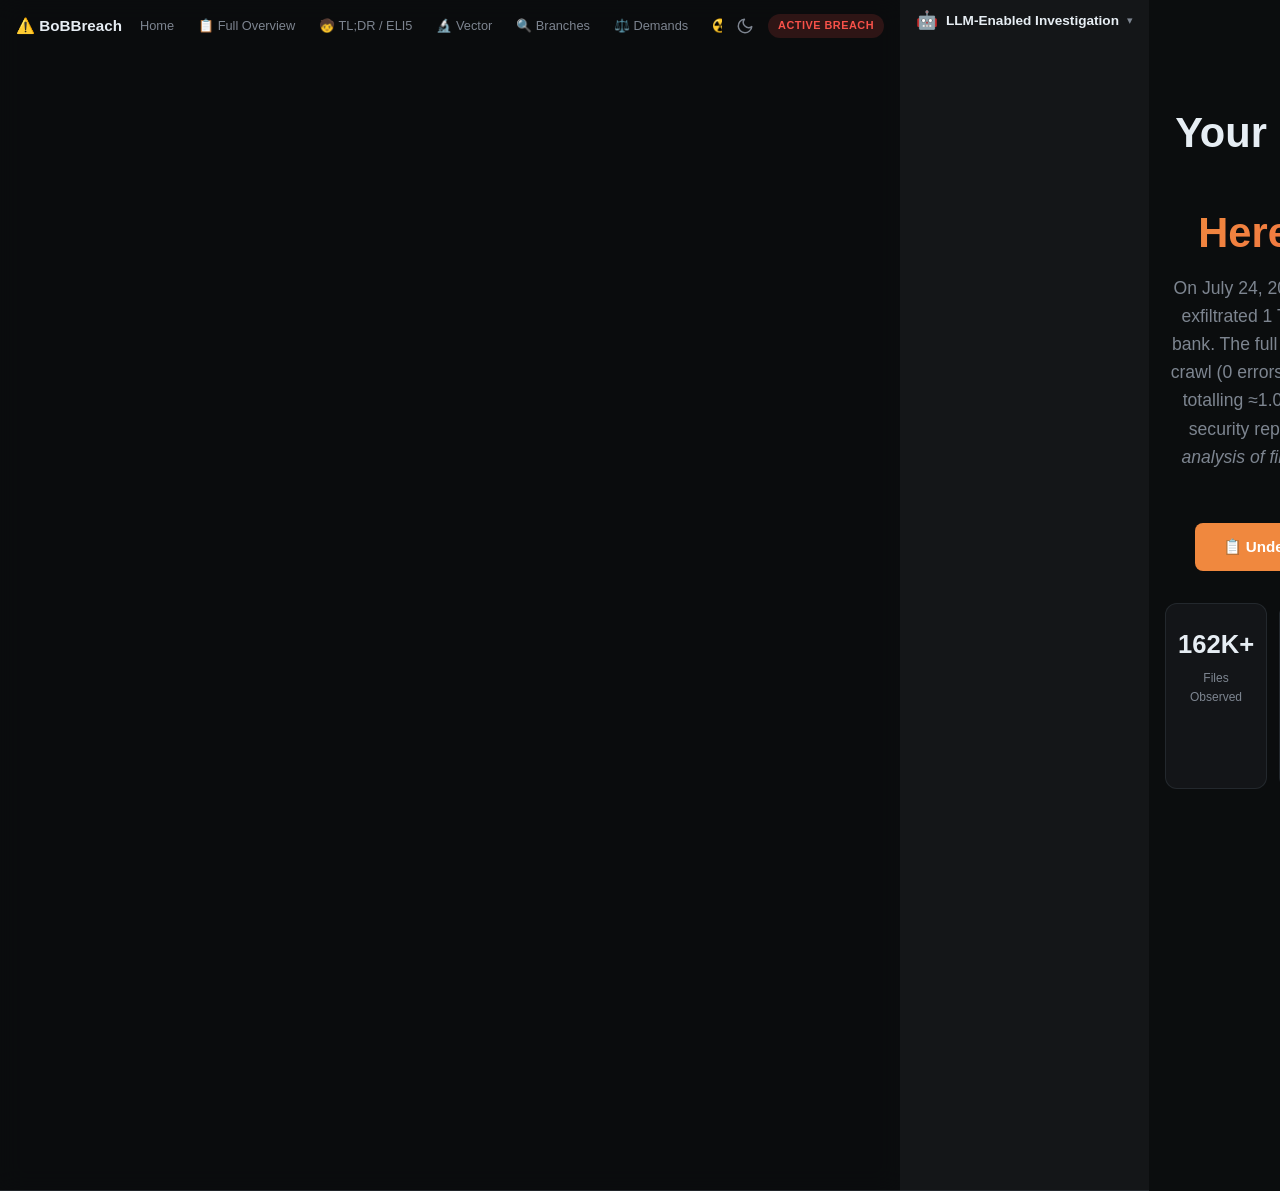
<file: index.html>
<!DOCTYPE html>
<html lang="en" data-theme="dark">
<head>
<meta charset="UTF-8">
<meta name="viewport" content="width=device-width, initial-scale=1.0">
<title>BoBBreach — Bank of Baroda Data Breach Investigation | CashlessConsumer</title>
<meta name="description" content="Indicative analysis of files exposed in the Bank of Baroda data breach by Triple X ransomware group. Check your branch, understand the impact, and protect yourself.">
<meta name="theme-color" content="#0b0d0e">
<link rel="canonical" href="https://bobbreach.cashlessconsumer.in/">
<link rel="stylesheet" href="css/style.css">
</head>
<body>

<!-- ═══ Navigation ═══ -->
<nav>
  <div class="inner">
    <button class="nav-toggle" id="navToggle" aria-label="Toggle navigation">
      <span></span><span></span><span></span>
    </button>
    <span class="logo">⚠️ BoBBreach</span>
        <div class="links" id="navLinks">
      <a href="index.html" class="active"  >Home</a>
      <a href="pages/overview.html">📋 Full Overview</a>
      <a href="pages/eli5.html">🧒 TL;DR / ELI5</a>
      <a href="pages/vector.html">🔬 Vector</a>
      <a href="search.html">🔍 Branches</a>
      <a href="pages/demands.html">⚖️ Demands</a>
      <a href="pages/why.html">☢️ Why</a>
      <a href="pages/media.html">📰 Media</a>
      <a href="pages/censorship.html">🔇 Censored</a>
      <a href="pages/about.html">About</a>
    </div>
    <button class="theme-toggle" id="themeToggle" aria-label="Toggle theme" title="Toggle light/dark">
      <svg id="themeIcon" viewBox="0 0 24 24" fill="none" stroke="currentColor" stroke-width="2" stroke-linecap="round" stroke-linejoin="round">
        <path d="M21 12.79A9 9 0 1 1 11.21 3 7 7 0 0 0 21 12.79z"/>
      </svg>
    </button>
    <span class="badge">Active Breach</span>
  </div>
</nav>

<!-- ═══ LLM Disclosure (collapsible) ═══ -->
<details class="disclosure">
  <summary>
    <span class="d-icon">🤖</span>
    <strong>LLM-Enabled Investigation</strong>
    <span class="d-toggle">▾</span>
  </summary>
  <div class="disclosure-body">
    <p>The research, data analysis, and narrative on this site were produced with the assistance of large language models (LLMs) as analytical tools. All metadata-driven findings (file names, directory structures, timestamps, document sizes) were extracted programmatically from the publicly available Tor dump and cross-referenced via automated scripts. Human researchers directed every query, verified every substantive claim, and maintained the editorial chain of custody.</p>
    <p><strong>No LLM has access to the actual contents of the dumped files</strong> — this is a <strong>metadata-level analysis</strong> of file names, paths, and document types visible in the leak directory structure. This is early, ongoing analysis and may contain errors. Independent verification is encouraged.</p>
  </div>
</details>
<!-- ═══ Hero ═══ -->
<section class="hero">
  <span class="date-badge">🔴 August 4, 2026 — Ongoing Investigation</span>
  <h1>Your Data Was in the BoB Breach.<br><span>Here's What We Found.</span></h1>
  <p class="subtitle">On July 24, 2026, the Triple X ransomware group claimed to have exfiltrated 1 TB of data from India's second-largest public sector bank. The full dump is publicly accessible on Tor — our completed crawl (0 errors) identified <strong>162,111 files</strong> across <strong>16,474 directories</strong>, totalling ≈1.07 TB in listed file sizes — including customer KYC, security reports, and internal audit documents. <em>Metadata-level analysis of file names and paths only; no file contents reviewed. Crawl complete as of Aug 4, 2026.</em></p>
  <a href="pages/overview.html" class="cta">📋 Understand the Breach</a>
  <a href="search.html" class="cta" style="background:var(--bg2);color:var(--fg);">🔍 Check Your Branch</a>
  <div class="stats">
    <div class="stat-card"><div class="num">162K+</div><div class="label">Files Observed</div></div>
    <div class="stat-card"><div class="num">16,474</div><div class="label">Directories</div></div>
    <div class="stat-card"><div class="num">90</div><div class="label">Top-Level Directories</div></div>
    <div class="stat-card"><div class="num">1,088+</div><div class="label">Branches Impacted</div></div>
    <div class="stat-card"><div class="num">1.07 TB</div><div class="label">Data Volume (Observed)</div></div>
  </div>
</section>

<!-- ═══ Quick Navigation Grid ═══ -->
<section style="max-width:var(--maxw);margin:0 auto;padding:0 16px 48px;">
  <h2 style="font-size:1.3rem;margin-bottom:20px;text-align:center;">Explore the Investigation</h2>
  <div class="grid3">
    <a href="pages/overview.html" class="card" style="text-decoration:none;padding:28px;display:block;transition:transform .15s,border-color .15s;">
      <div style="font-size:2.5rem;margin-bottom:8px;">📋</div>
      <h3 style="margin-bottom:6px;">Full Overview</h3>
      <p style="font-size:.85rem;color:var(--muted);">Complete breakdown: what happened, what data was exposed, who did it, timeline, and consumer protection guide.</p>
      <span style="display:inline-block;margin-top:12px;font-size:.85rem;color:var(--accent);">Read the full investigation →</span>
    </a>
    <a href="pages/eli5.html" class="card" style="text-decoration:none;padding:28px;display:block;transition:transform .15s,border-color .15s;">
      <div style="font-size:2.5rem;margin-bottom:8px;">🧒</div>
      <h3 style="margin-bottom:6px;">ELI5 — Explain Like I'm 5</h3>
      <p style="font-size:.85rem;color:var(--muted);">A super simple explanation of the breach in 10 languages. No jargon. Just the facts in plain language.</p>
      <span style="display:inline-block;margin-top:12px;font-size:.85rem;color:var(--accent);">Read the simplified version →</span>
    </a>
    <a href="search.html" class="card" style="text-decoration:none;padding:28px;display:block;transition:transform .15s,border-color .15s;">
      <div style="font-size:2.5rem;margin-bottom:8px;">🔍</div>
      <h3 style="margin-bottom:6px;">Check Your Branch</h3>
      <p style="font-size:.85rem;color:var(--muted);">Search 9,992+ IFSC codes to see if your Bank of Baroda branch had data exposed. Search by IFSC, branch name, or city.</p>
      <span style="display:inline-block;margin-top:12px;font-size:.85rem;color:var(--accent);">Check now →</span>
    </a>
    <a href="pages/demands.html" class="card" style="text-decoration:none;padding:28px;display:block;transition:transform .15s,border-color .15s;">
      <div style="font-size:2.5rem;margin-bottom:8px;">⚖️</div>
      <h3 style="margin-bottom:6px;">Public Demands</h3>
      <p style="font-size:.85rem;color:var(--muted);">Our demands for regulatory action, customer notification, transparency, and accountability after this breach.</p>
      <span style="display:inline-block;margin-top:12px;font-size:.85rem;color:var(--accent);">View demands →</span>
    </a>
    <a href="pages/about.html" class="card" style="text-decoration:none;padding:28px;display:block;transition:transform .15s,border-color .15s;">
      <div style="font-size:2.5rem;margin-bottom:8px;">ℹ️</div>
      <h3 style="margin-bottom:6px;">About This Investigation</h3>
      <p style="font-size:.85rem;color:var(--muted);">Methodology, LLM disclosure, how this research was conducted, and how CashlessConsumer approaches DPI investigations.</p>
      <span style="display:inline-block;margin-top:12px;font-size:.85rem;color:var(--accent);">Learn more →</span>
    </a>
    <a href="pages/overview.html#consumer" class="card" style="text-decoration:none;padding:28px;display:block;transition:transform .15s,border-color .15s;">
      <div style="font-size:2.5rem;margin-bottom:8px;">🛡️</div>
      <h3 style="margin-bottom:6px;">Consumer Protection Guide</h3>
      <p style="font-size:.85rem;color:var(--muted);">What to do if you're a BoB customer: immediate steps to protect yourself, who to contact, and what to watch out for.</p>
      <span style="display:inline-block;margin-top:12px;font-size:.85rem;color:var(--accent);">Protect yourself →</span>
    </a>
  </div>
</section>

<!-- Footer -->
<footer>
  <p><strong>⚠️ BoBBreach</strong> — Bank of Baroda Data Breach Investigation by <a href="https://cashlessconsumer.in">CashlessConsumer</a></p>
  <p style="margin-top:8px;">Fintech & DPI research initiative. Investigation led by Srikanth (CashlessConsumer).</p>
  <p style="margin-top:8px;">Data sources: OSINT crawl of Triple X Tor dump directory listing, Razorpay IFSC database, threat intelligence reports.</p>
  <p style="margin-top:4px;"><strong>Privacy:</strong> No PII from the dump is distributed on this site. Raw data retained for investigative purposes only.</p>
  <p style="margin-top:12px;">📧 <a href="mailto:cashlessconsumerin@gmail.com">Contact</a> | <a href="https://github.com/CashlessConsumer">GitHub</a> | <a href="https://x.com/logic">X/Twitter</a> | <a href="pages/overview.html">Overview</a> | <a href="pages/eli5.html">TL;DR</a> | <a href="pages/vector.html">🔬 Vector</a> | <a href="search.html">🔍 Branches</a> | <a href="pages/demands.html">⚖️ Demands</a> | <a href="pages/why.html">☢️ Why</a> | <a href="pages/censorship.html">🔇 Censored</a> | <a href="pages/about.html">About</a></p>
</footer>

<script src="js/main.js"></script>
<script>
  const themeToggle = document.getElementById('themeToggle');
  const themeIcon = document.getElementById('themeIcon');
  const html = document.documentElement;
  const saved = localStorage.getItem('theme') || 'dark';
  html.setAttribute('data-theme', saved);
  updateIcon(saved);
  themeToggle.addEventListener('click', () => {
    const current = html.getAttribute('data-theme');
    const next = current === 'dark' ? 'light' : 'dark';
    html.setAttribute('data-theme', next);
    localStorage.setItem('theme', next);
    updateIcon(next);
  });
  function updateIcon(theme) {
    themeIcon.innerHTML = theme === 'dark'
      ? '<path d="M21 12.79A9 9 0 1 1 11.21 3 7 7 0 0 0 21 12.79z"/>'
      : '<circle cx="12" cy="12" r="5"/><g stroke="currentColor" stroke-width="2"><line x1="12" y1="1" x2="12" y2="3"/><line x1="12" y1="21" x2="12" y2="23"/><line x1="4.22" y1="4.22" x2="5.64" y2="5.64"/><line x1="18.36" y1="18.36" x2="19.78" y2="19.78"/><line x1="1" y1="12" x2="3" y2="12"/><line x1="21" y1="12" x2="23" y2="12"/><line x1="4.22" y1="19.78" x2="5.64" y2="18.36"/><line x1="18.36" y1="5.64" x2="19.78" y2="4.22"/></g>';
  }

</script>

</body>
</html>
</file>
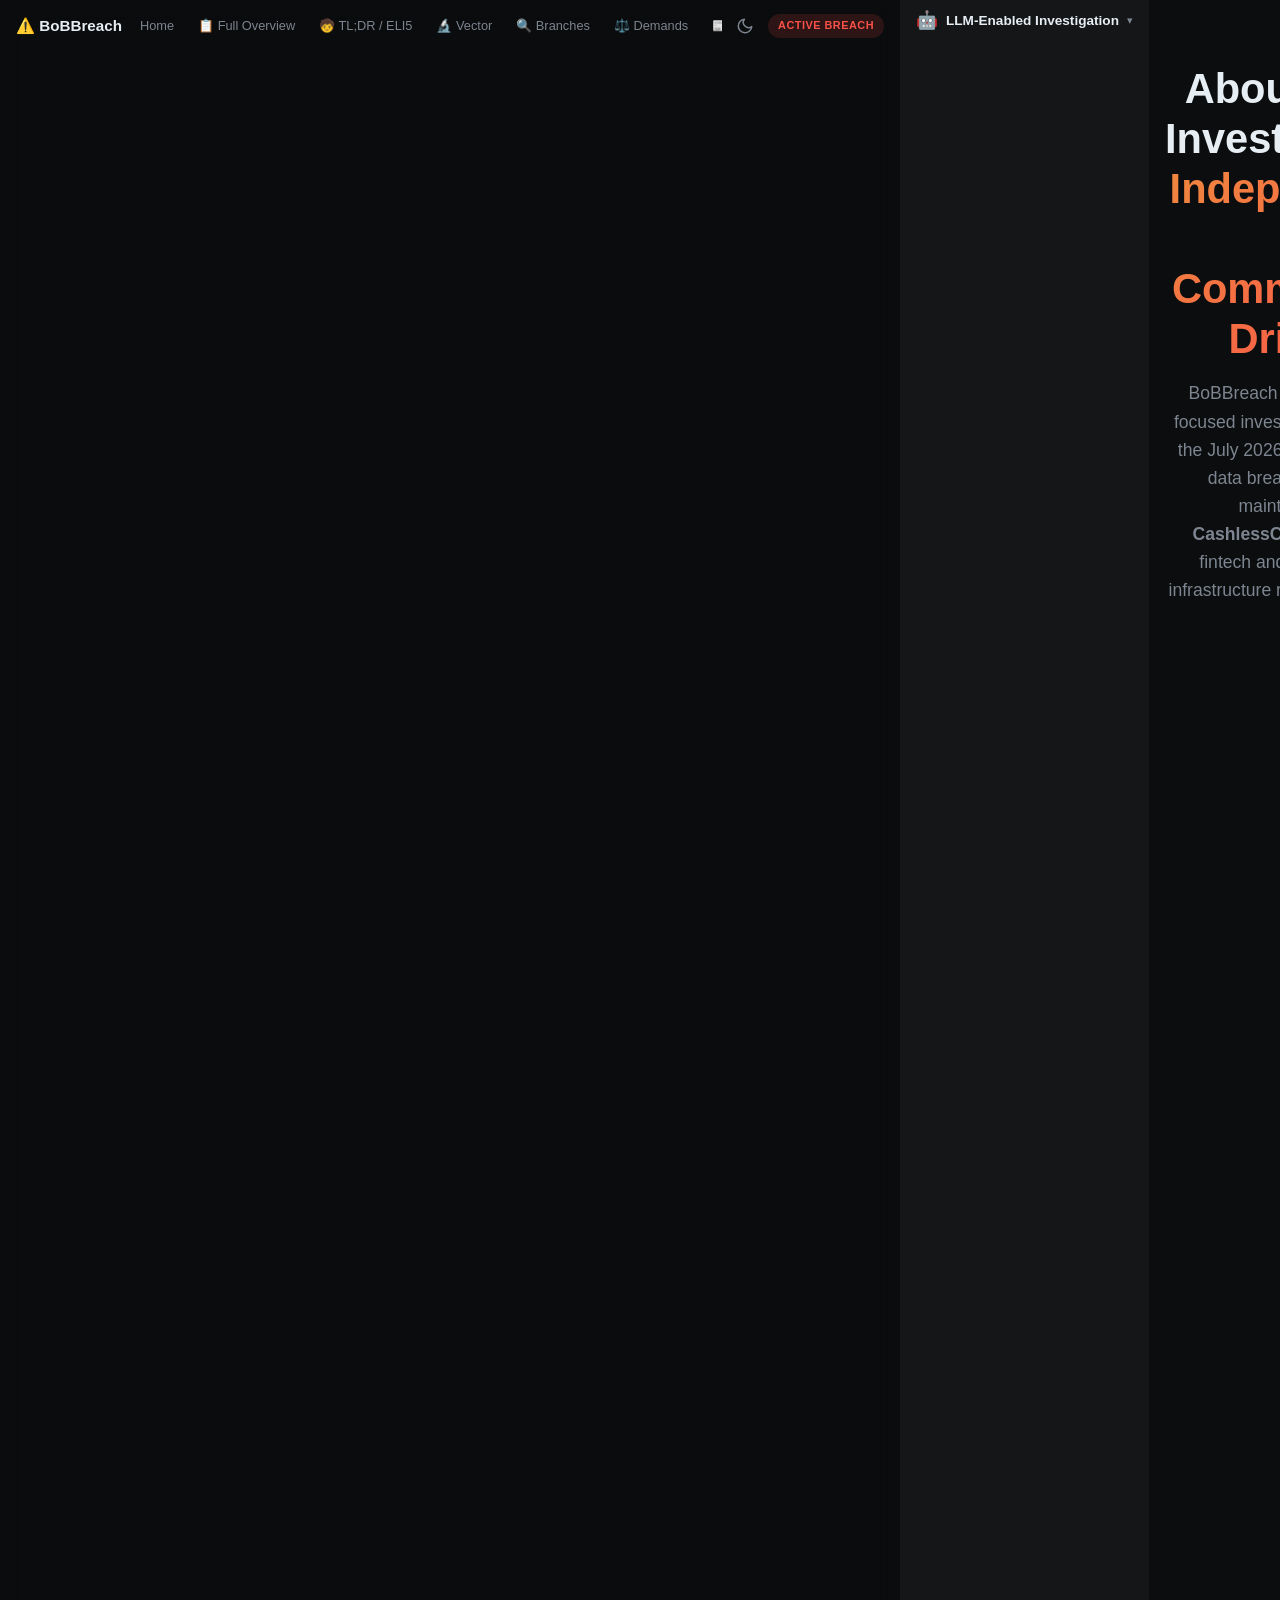
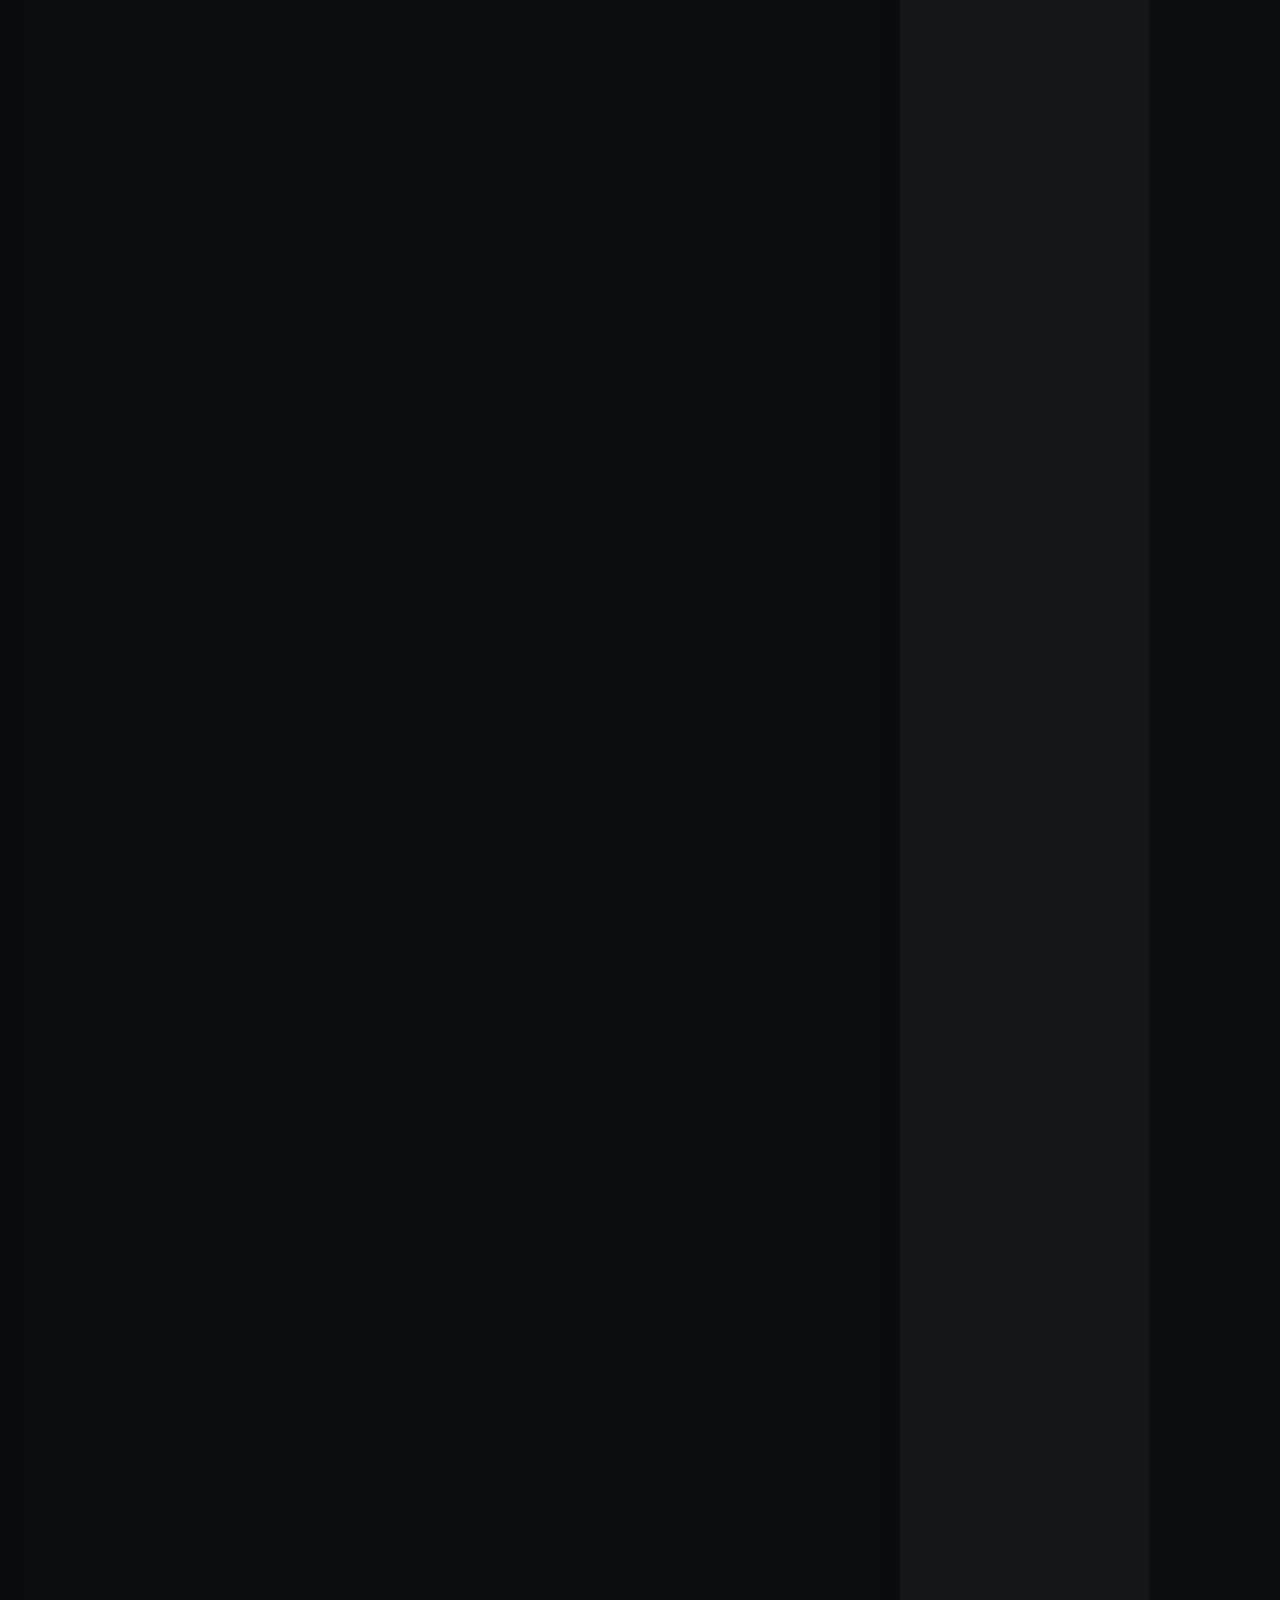
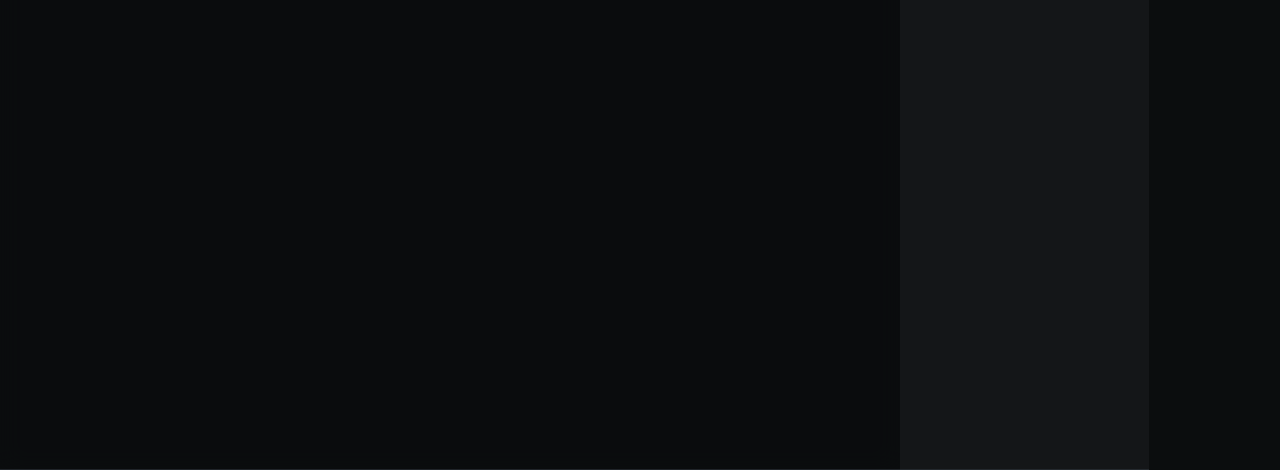
<file: pages/about.html>
<!DOCTYPE html>
<html lang="en" data-theme="dark">
<head>
<meta charset="UTF-8">
<meta name="viewport" content="width=device-width, initial-scale=1.0">
<title>About — BoBBreach Investigation | CashlessConsumer</title>
<meta name="description" content="About the Bank of Baroda breach investigation by CashlessConsumer. Methodology, LLM disclosure, and independent research approach.">
<meta name="theme-color" content="#0b0d0e">
<link rel="canonical" href="https://bobbreach.cashlessconsumer.in/pages/about.html">
<link rel="stylesheet" href="../css/style.css">
</head>
<body>

<!-- ═══ Navigation ═══ -->
<nav>
  <div class="inner">
    <button class="nav-toggle" id="navToggle" aria-label="Toggle navigation">
      <span></span><span></span><span></span>
    </button>
    <span class="logo">⚠️ BoBBreach</span>
        <div class="links" id="navLinks">
      <a href="../">Home</a>
      <a href="overview.html">📋 Full Overview</a>
      <a href="eli5.html">🧒 TL;DR / ELI5</a>
      <a href="vector.html">🔬 Vector</a>
      <a href="../search.html">🔍 Branches</a>
      <a href="demands.html">⚖️ Demands</a>
      <a href="media.html">📰 Media</a>
      <a href="censorship.html">🔇 Censored</a>
      <a href="about.html" class="active" >About</a>
    </div>
    <button class="theme-toggle" id="themeToggle" aria-label="Toggle theme" title="Toggle light/dark">
      <svg id="themeIcon" viewBox="0 0 24 24" fill="none" stroke="currentColor" stroke-width="2" stroke-linecap="round" stroke-linejoin="round">
        <path d="M21 12.79A9 9 0 1 1 11.21 3 7 7 0 0 0 21 12.79z"/>
      </svg>
    </button>
    <span class="badge">Active Breach</span>
  </div>
</nav>

<!-- ═══ LLM Disclosure (collapsible) ═══ -->
<details class="disclosure">
  <summary>
    <span class="d-icon">🤖</span>
    <strong>LLM-Enabled Investigation</strong>
    <span class="d-toggle">▾</span>
  </summary>
  <div class="disclosure-body">
    <p>The research, data analysis, and narrative on this site were produced with the assistance of large language models (LLMs) as analytical tools. All metadata-driven findings (file names, directory structures, timestamps, document sizes) were extracted programmatically from the publicly available Tor dump and cross-referenced via automated scripts. Human researchers directed every query, verified every substantive claim, and maintained the editorial chain of custody.</p>
    <p><strong>No LLM has access to the actual contents of the dumped files</strong> — this is a <strong>metadata-level analysis</strong> of file names, paths, and document types visible in the leak directory structure. This is early, ongoing analysis and may contain errors. Independent verification is encouraged.</p>
  </div>
</details>
<!-- ═══ About Hero ═══ -->
<section class="hero" id="overview" style="min-height:auto;padding-bottom:24px;">
  <h1>About This Investigation<br><span>Independent & Community-Driven</span></h1>
  <p class="subtitle">BoBBreach is a consumer-focused investigation portal for the July 2026 Bank of Baroda data breach. Built and maintained by <strong>CashlessConsumer</strong> — a fintech and digital public infrastructure research initiative.</p>
</section>

<!-- ═══ Content ═══ -->
<section style="padding-top:0;">
  <div class="card">
    <h3>🔬 Why This Exists</h3>
    <p>When the Triple X ransomware group published Bank of Baroda's stolen data on the open Tor network, affected customers had no way to understand what happened, whether their data was compromised, or what to do next. The bank's official communication was minimal.</p>
    <p style="margin-top:8px;">BoBBreach was launched within 48 hours of the breach going public — to give consumers a clear, independent account of the breach, help them check if their branch was affected, and provide actionable steps to protect themselves.</p>
  </div>

  <div class="card">
    <h3>🛠️ Methodology</h3>
    <p><strong>Data source:</strong> Publicly accessible directory listing from the Triple X Tor leak server. We crawled only the directory structure and file metadata — <strong>no actual file contents were downloaded or analyzed</strong>.</p>
    <p style="margin-top:8px;"><strong>Cross-referencing:</strong> File paths, names, and document types visible in the directory listing were programmatically extracted and cross-referenced against the Razorpay IFSC database (9,992 Bank of Baroda IFSC codes). This allowed us to map exposed files to specific branches, regions, and data categories.</p>
    <p style="margin-top:8px;"><strong>Data classification:</strong> Files were categorised by type (KYC, audit, loan, VAPT, etc.) based on naming patterns in the directory structure — e.g., folders named "eKYC Sample", "CKYCR" and file names containing "ReKYC", "IRAC", etc.</p>
    <div style="margin-top:12px;padding:12px;background:var(--bg2);border-radius:8px;font-size:.85rem;color:var(--yellow);">
      <strong>⚠️ Important caveats:</strong>
      <ul style="margin-top:4px;padding-left:20px;">
        <li>This is <strong>metadata-level analysis</strong> — we catalogued what the directory listing shows, not what the files actually contain</li>
        <li>File counts and categories are <strong>indicative</strong> — based on file name patterns and directory structure, not content inspection</li>
        <li>Branch IFSC mapping is based on <strong>file path patterns</strong> — some branches may have data in the dump without being in our resolved dataset</li>
        <li>This is <strong>ongoing, early analysis</strong> — numbers and findings may be updated as investigation continues</li>
        <li>All findings should be <strong>independently verified</strong></li>
      </ul>
    </div>
  </div>

  <div class="card">
    <h3>👤 About CashlessConsumer</h3>
    <p>CashlessConsumer is an independent fintech and digital public infrastructure (DPI) research initiative. We investigate, document, and explain how India's financial systems actually work — especially when they break.</p>
    <p style="margin-top:8px;">This breach investigation is part of a broader body of work. For a deeper look at our research approach and other investigations:</p>
    <div class="grid2" style="margin-top:12px;">
      <div>
        <p style="font-size:.88rem;"><strong><a href="https://www.cashlessconsumer.in/post/killerloanapps/" target="_blank" style="color:var(--accent);">🔪 Killer Loan Apps Investigation</a></strong><br>Predatory digital lending apps, data harvesting, regulatory gaps, and Chinese entity links — a deep-dive into India's fintech dark side.</p>
      </div>
      <div>
        <p style="font-size:.88rem;"><strong><a href="https://bankin-report.cashlessconsumer.in/" target="_blank" style="color:var(--accent);">🏦 .bank.in Governance Report</a></strong><br>IDRBT's domain security, procurement irregularities, unauthenticated APIs, and institutional accountability failures at India's banking technology regulator.</p>
      </div>
    </div>
    <p style="margin-top:16px;font-size:.88rem;color:var(--muted);">For a full overview of our research, visit <a href="https://cashlessconsumer.in" target="_blank" style="color:var(--accent);">cashlessconsumer.in</a> — fintech analysis, DPI research, security audit findings, and daily market coverage.</p>
  </div>


  <div class="card">
    <h3>📞 Contact & Follow</h3>
    <p>Questions, corrections, or tips? Get in touch.</p>
    <div style="margin-top:12px;">
      <a href="mailto:cashlessconsumerin@gmail.com" class="cta" style="font-size:.85rem;">📧 Email Us</a>
      <a href="https://github.com/CashlessConsumer" target="_blank" class="cta" style="font-size:.85rem;background:var(--bg2);color:var(--fg);margin-left:8px;">🐙 GitHub</a>
      <a href="https://x.com/logic" target="_blank" class="cta" style="font-size:.85rem;background:var(--bg2);color:var(--fg);margin-left:8px;">𝕏 / Twitter</a>
      <a href="https://cashlessconsumer.in" target="_blank" class="cta" style="font-size:.85rem;background:var(--bg2);color:var(--fg);margin-left:8px;">🌐 Website</a>
    </div>
  </div>

  <div class="card">
    <h3>📜 License & Attribution</h3>
    <p>All content on this site is published for <strong>research and educational purposes</strong>. No personally identifiable information from the dump is distributed on this site. Raw metadata is retained for investigative purposes only.</p>
    <p style="margin-top:8px;">Built independently. Not affiliated with Bank of Baroda, the Government of India, or any law enforcement agency.</p>
  </div>
</section>

<!-- ═══ Footer ═══ -->
<footer>
  <p><strong>⚠️ BoBBreach</strong> — Bank of Baroda Data Breach Investigation by <a href="https://cashlessconsumer.in">CashlessConsumer</a></p>
  <p style="margin-top:8px;">Fintech & DPI research initiative. Investigation led by Srikanth (CashlessConsumer).</p>
  <p style="margin-top:8px;">Data sources: OSINT crawl of Triple X Tor dump directory listing, Razorpay IFSC database, threat intelligence reports.</p>
  <p style="margin-top:4px;"><strong>Privacy:</strong> No PII from the dump is distributed on this site. Raw data retained for investigative purposes only.</p>
  <p style="margin-top:12px;">📧 <a href="mailto:cashlessconsumerin@gmail.com">Contact</a> | <a href="https://github.com/CashlessConsumer">GitHub</a> | <a href="https://x.com/logic">X/Twitter</a> | <a href="demands.html">Demands</a> | <a href="censorship.html">🔇 Censored</a> | <a href="about.html">About</a> | <a href="vector.html">🔬 Vector</a> | <a href="../search.html">🔍 Check Branches</a></p>
</footer>

<script src="../js/main.js"></script>
</body>
</html>
</file>
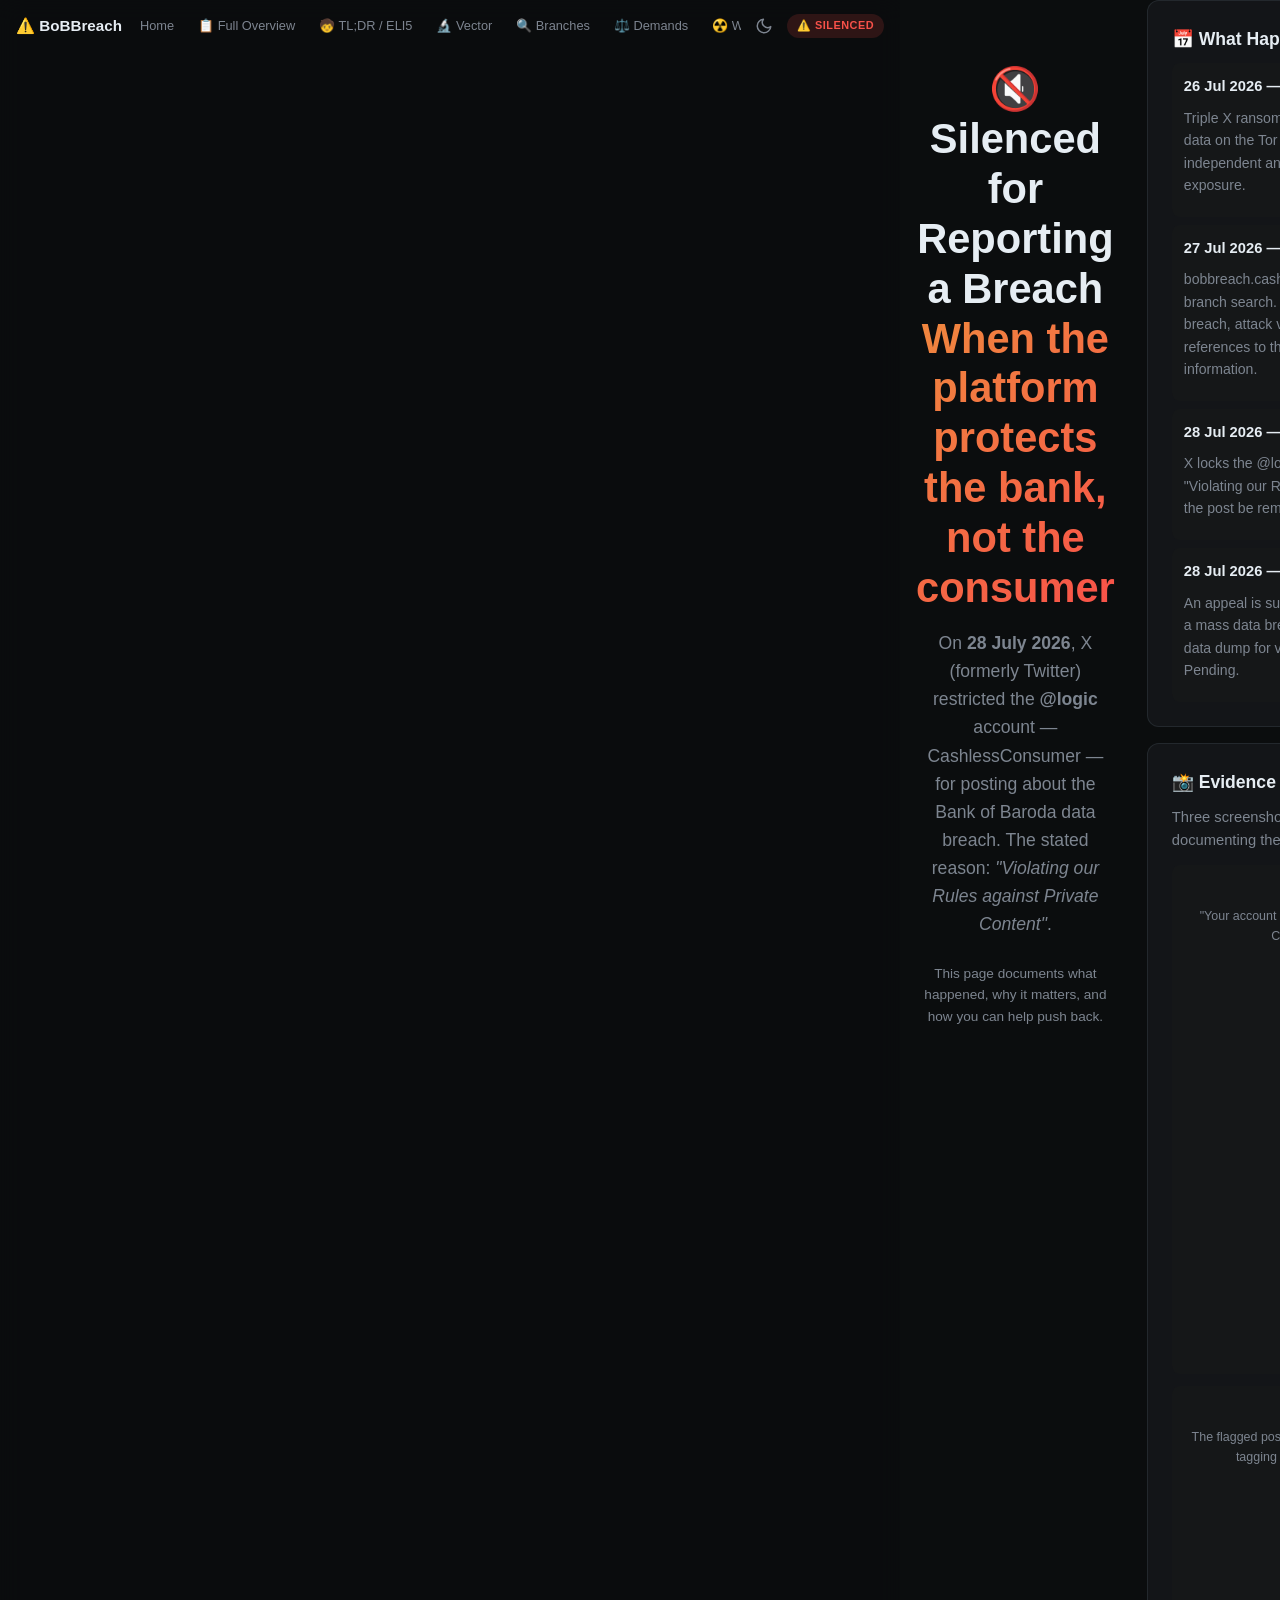
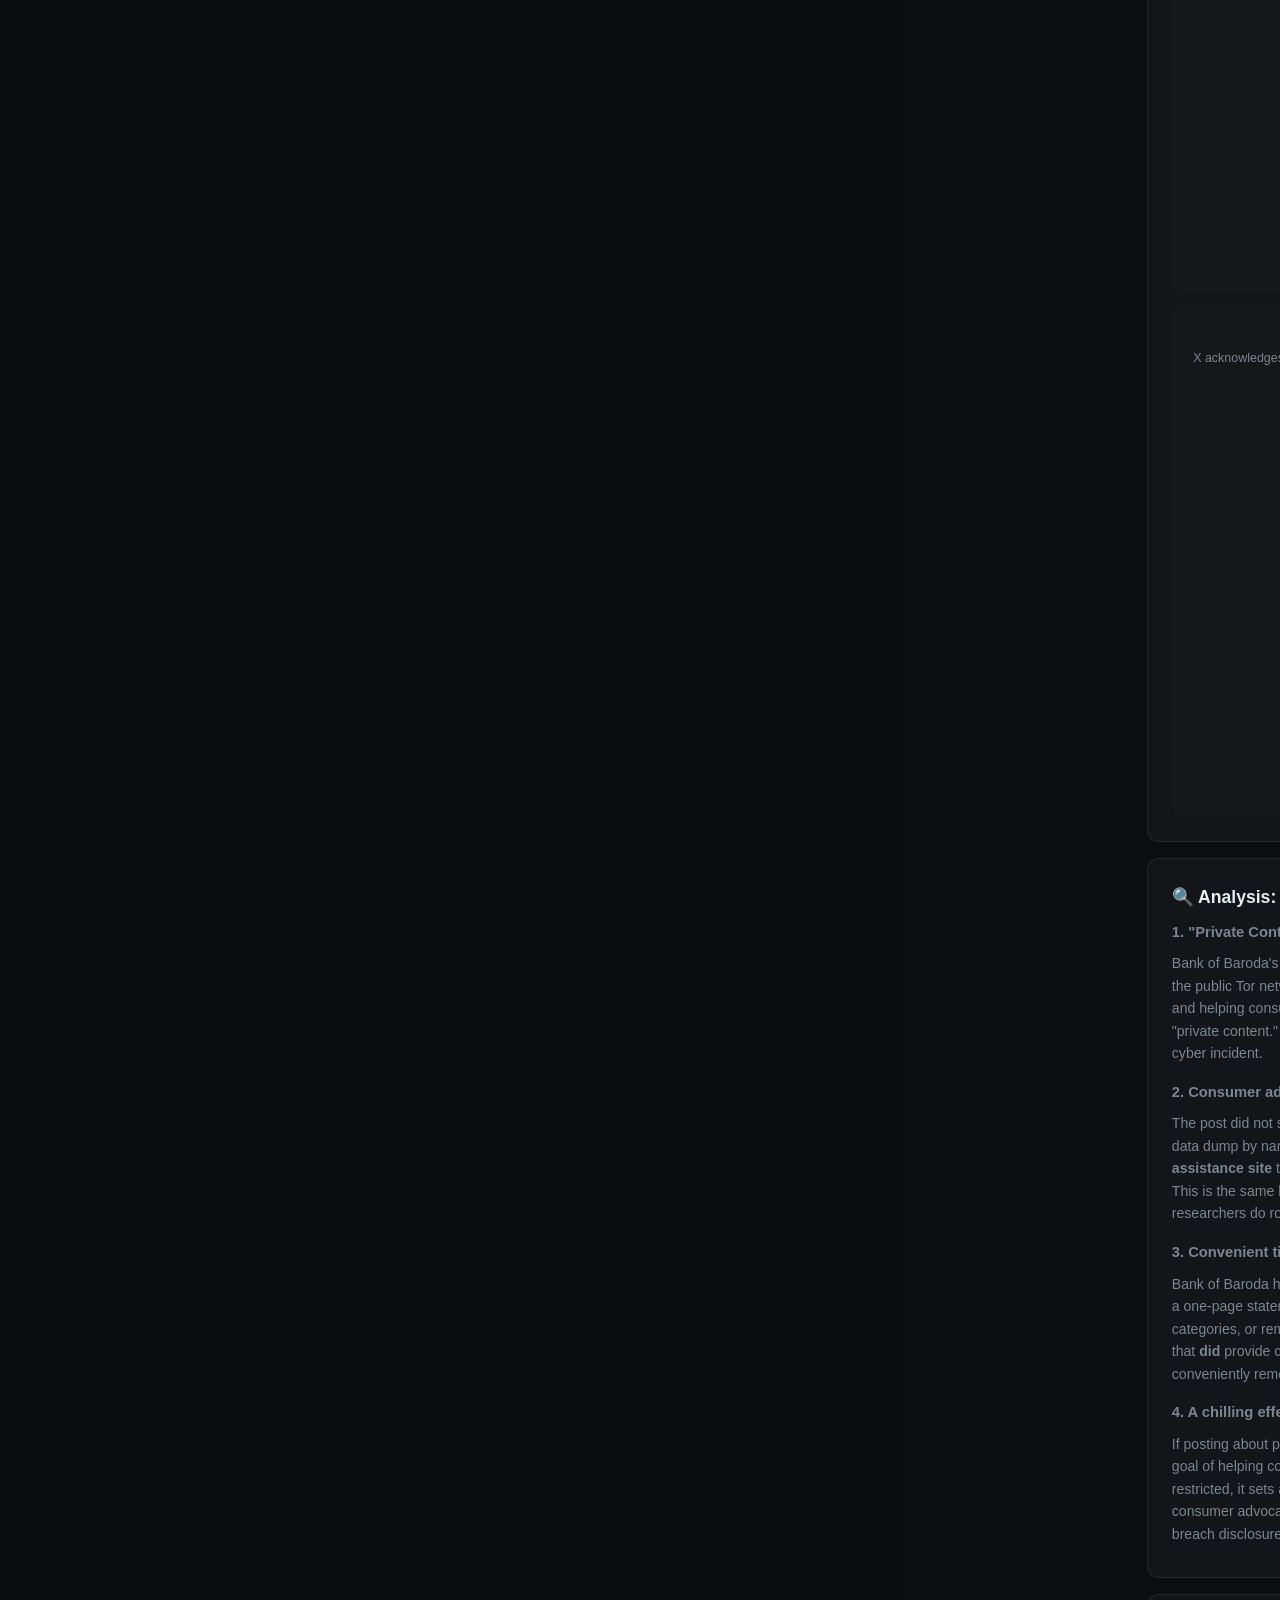
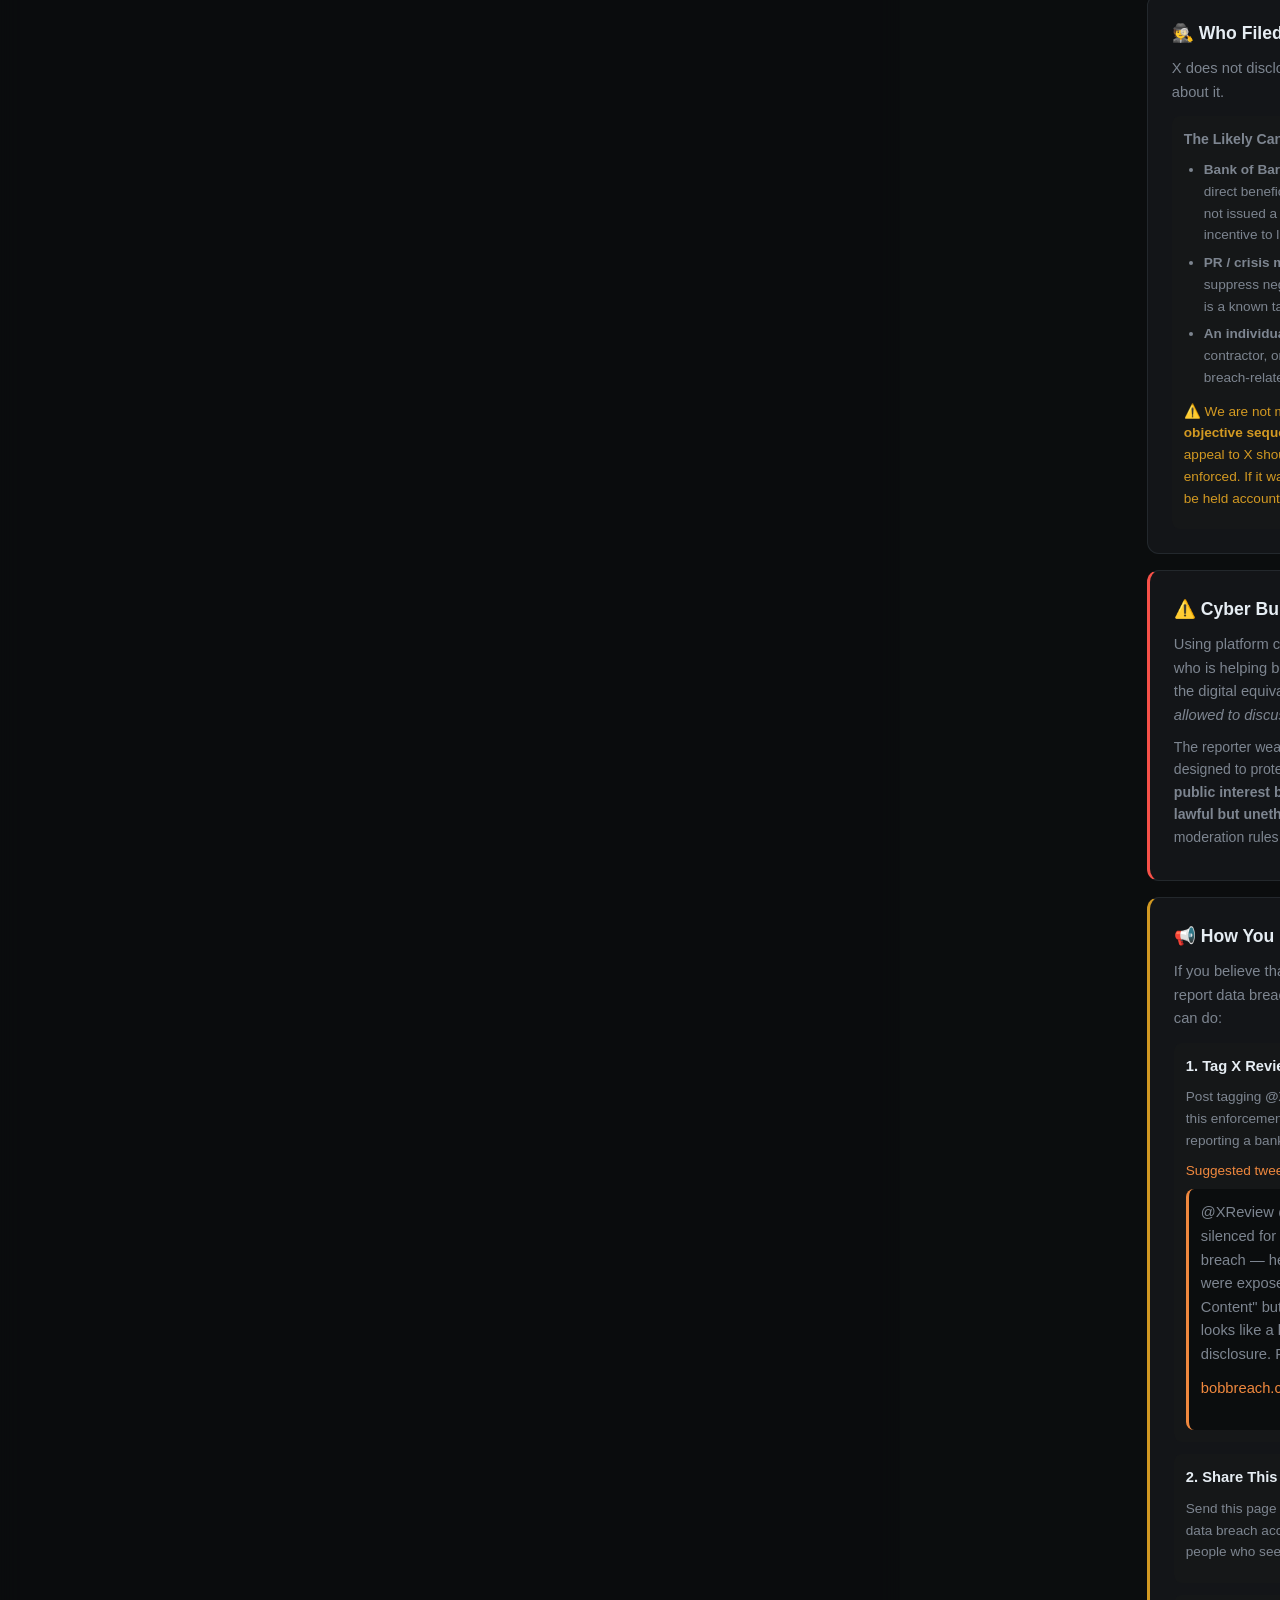
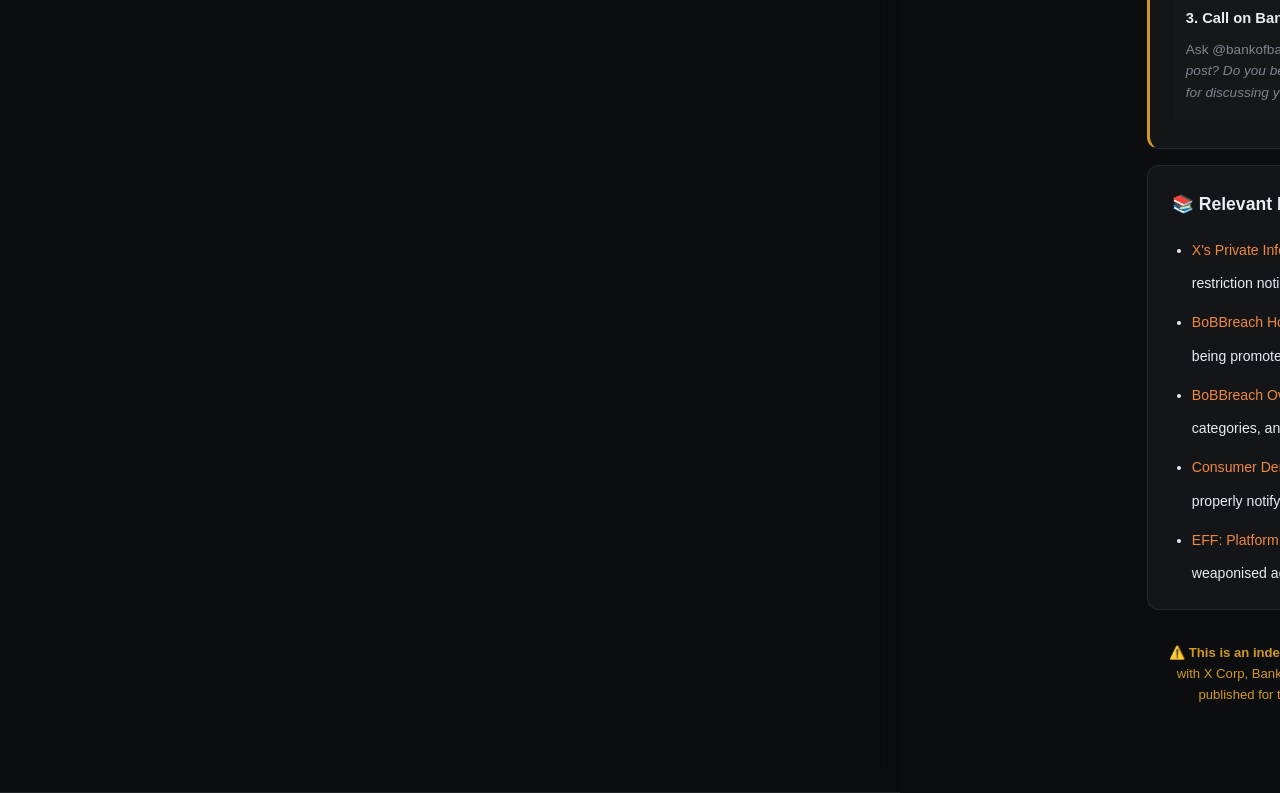
<file: pages/censorship.html>
<!DOCTYPE html>
<html lang="en" data-theme="dark">
<head>
<meta charset="UTF-8">
<meta name="viewport" content="width=device-width, initial-scale=1.0">
<title>X Censorship of Breach Research — BoBBreach | CashlessConsumer</title>
<meta name="description" content="X (Twitter) restricted @logic for posting about the Bank of Baroda data breach. Evidence of platform censorship aiding corporate accountability evasion.">
<meta name="theme-color" content="#0b0d0e">
<link rel="canonical" href="https://bobbreach.cashlessconsumer.in/pages/censorship.html">
<link rel="stylesheet" href="../css/style.css">
</head>
<body>

<!-- ═══ Navigation ═══ -->
<nav>
  <div class="inner">
    <button class="nav-toggle" id="navToggle" aria-label="Toggle navigation">
      <span></span><span></span><span></span>
    </button>
    <span class="logo">⚠️ BoBBreach</span>
        <div class="links" id="navLinks">
      <a href="../">Home</a>
      <a href="overview.html">📋 Full Overview</a>
      <a href="eli5.html">🧒 TL;DR / ELI5</a>
      <a href="vector.html">🔬 Vector</a>
      <a href="../search.html">🔍 Branches</a>
      <a href="demands.html">⚖️ Demands</a>
      <a href="why.html">☢️ Why</a>
      <a href="media.html">📰 Media</a>
      <a href="censorship.html" class="active">🔇 Censored</a>
      <a href="about.html">About</a>
    </div>
    <button class="theme-toggle" id="themeToggle" aria-label="Toggle theme" title="Toggle light/dark">
      <svg id="themeIcon" viewBox="0 0 24 24" fill="none" stroke="currentColor" stroke-width="2" stroke-linecap="round" stroke-linejoin="round">
        <path d="M21 12.79A9 9 0 1 1 11.21 3 7 7 0 0 0 21 12.79z"/>
      </svg>
    </button>
    <span class="badge" style="background:rgba(248,81,73,.15);color:var(--red);">⚠️ Silenced</span>
  </div>
</nav>

<!-- ═══ Hero ═══ -->
<section class="hero" id="overview" style="min-height:auto;padding-bottom:24px;">
  <h1>🔇 Silenced for Reporting a Breach<br><span>When the platform protects the bank, not the consumer</span></h1>
  <p class="subtitle">On <strong>28 July 2026</strong>, X (formerly Twitter) restricted the <strong>@logic</strong> account — CashlessConsumer — for posting about the Bank of Baroda data breach. The stated reason: <em>"Violating our Rules against Private Content"</em>.</p>
  <p style="margin-top:8px;font-size:.85rem;color:var(--muted);">This page documents what happened, why it matters, and how you can help push back.</p>
</section>

<!-- ═══ Timeline ═══ -->
<section style="padding-top:0;">
  <div class="card">
    <h3>📅 What Happened — Timeline</h3>

    <div style="padding:12px;background:var(--bg2);border-radius:8px;margin-top:8px;">
      <p style="font-weight:700;color:var(--fg);">26 Jul 2026 — The Breach Goes Public</p>
      <p style="font-size:.88rem;margin-top:4px;">Triple X ransomware group publishes Bank of Baroda's stolen data on the Tor network. CashlessConsumer begins independent analysis to help affected consumers verify exposure.</p>
    </div>

    <div style="padding:12px;background:var(--bg2);border-radius:8px;margin-top:8px;">
      <p style="font-weight:700;color:var(--fg);">27 Jul 2026 — Consumer Assistance Goes Live</p>
      <p style="font-size:.88rem;margin-top:4px;">bobbreach.cashlessconsumer.in launches with IFSC-based branch search. Multiple posts educate consumers about the breach, attack vector, and protective steps. Posts include references to the data dump — all publicly available information.</p>
    </div>

    <div style="padding:12px;background:var(--bg2);border-radius:8px;margin-top:8px;">
      <p style="font-weight:700;color:var(--fg);">28 Jul 2026 — Account Restricted</p>
      <p style="font-size:.88rem;margin-top:4px;">X locks the @logic account, flags a post about the breach for "Violating our Rules against Private Content", and demands the post be removed before the account can be used again.</p>
    </div>

    <div style="padding:12px;background:var(--bg2);border-radius:8px;margin-top:8px;">
      <p style="font-weight:700;color:var(--fg);">28 Jul 2026 — Appeal Filed</p>
      <p style="font-size:.88rem;margin-top:4px;">An appeal is submitted arguing that sharing information about a mass data breach — including links to the publicly available data dump for verification — is in the public interest. Result: Pending.</p>
    </div>
  </div>

  <!-- ═══ Evidence ═══ -->
  <div class="card">
    <h3>📸 Evidence</h3>
    <p>Three screenshots were taken at the time of the restriction, documenting the full sequence.</p>

    <div style="display:flex;flex-wrap:wrap;gap:12px;margin-top:12px;">
      <div style="flex:1;min-width:260px;background:var(--bg2);border-radius:8px;padding:12px;text-align:center;">
        <p style="font-weight:700;font-size:.85rem;color:var(--fg);margin-bottom:8px;">1. Account Locked</p>
        <p style="font-size:.78rem;color:var(--muted);margin-bottom:8px;">"Your account has been locked" — Violating rules against Private Content. Must remove post to proceed.</p>
        <a href="../images/x-lockout.png" target="_blank"><img src="../images/x-lockout.png" alt="X account lockout notification" style="max-width:100%;border-radius:6px;border:1px solid var(--border);max-height:400px;object-fit:contain;"></a>
      </div>
      <div style="flex:1;min-width:260px;background:var(--bg2);border-radius:8px;padding:12px;text-align:center;">
        <p style="font-weight:700;font-size:.85rem;color:var(--fg);margin-bottom:8px;">2. Flagged Post</p>
        <p style="font-size:.78rem;color:var(--muted);margin-bottom:8px;">The flagged post — referencing a data dump of Bank of Baroda and tagging @Cyberdost and @RBI for official attention.</p>
        <a href="../images/x-flagged-post.png" target="_blank"><img src="../images/x-flagged-post.png" alt="X flagged post screenshot" style="max-width:100%;border-radius:6px;border:1px solid var(--border);max-height:400px;object-fit:contain;"></a>
      </div>
      <div style="flex:1;min-width:260px;background:var(--bg2);border-radius:8px;padding:12px;text-align:center;">
        <p style="font-weight:700;font-size:.85rem;color:var(--fg);margin-bottom:8px;">3. Appeal Submitted</p>
        <p style="font-size:.78rem;color:var(--muted);margin-bottom:8px;">X acknowledges the appeal. Under review. The post remains online while the appeal is pending.</p>
        <a href="../images/x-appeal.png" target="_blank"><img src="../images/x-appeal.png" alt="X appeal confirmation screenshot" style="max-width:100%;border-radius:6px;border:1px solid var(--border);max-height:400px;object-fit:contain;"></a>
      </div>
    </div>
  </div>

  <!-- ═══ Analysis ═══ -->
  <div class="card">
    <h3>🔍 Analysis: Why This Is Problematic</h3>

    <div style="margin-top:8px;">
      <p><strong>1. "Private Content" rule applied to a public breach.</strong></p>
      <p style="font-size:.88rem;color:var(--muted);">Bank of Baroda's data was published by ransomware actors on the public Tor network. Sharing the existence of this data dump — and helping consumers verify if their branch was exposed — is not "private content." It is <strong>public interest reporting</strong> on a confirmed cyber incident.</p>
    </div>

    <div style="margin-top:16px;">
      <p><strong>2. Consumer advocacy is being treated as a violation.</strong></p>
      <p style="font-size:.88rem;color:var(--muted);">The post did not share private individuals' data. It referenced the data dump by name and linked to an <strong>independent consumer assistance site</strong> that maps exposed branches via IFSC codes. This is the same kind of work that journalism outlets and security researchers do routinely after major breaches.</p>
    </div>

    <div style="margin-top:16px;">
      <p><strong>3. Convenient timing for Bank of Baroda.</strong></p>
      <p style="font-size:.88rem;color:var(--muted);">Bank of Baroda has been criticised for minimal communication — a one-page statement with no details on affected customers, data categories, or remediation steps. Silencing the independent voice that <strong>did</strong> provide consumers with actionable information conveniently removes the pressure on the bank.</p>
    </div>

    <div style="margin-top:16px;">
      <p><strong>4. A chilling effect on security research.</strong></p>
      <p style="font-size:.88rem;color:var(--muted);">If posting about publicly available data dumps — with the explicit goal of helping consumers protect themselves — gets accounts restricted, it sets a dangerous precedent. Banks can simply report consumer advocates to platform moderation teams to silence breach disclosure and avoid accountability.</p>
    </div>
  </div>

  <!-- ═══ Who Reported? ═══ -->
  <div class="card">
    <h3>🕵️ Who Filed the Report?</h3>
    <p>X does not disclose who reports content. But we can reason about it.</p>

    <div style="margin-top:12px;padding:12px;background:var(--bg2);border-radius:8px;">

      <p style="font-size:.88rem;"><strong>The Likely Candidates:</strong></p>

      <ul style="margin-top:8px;padding-left:20px;font-size:.85rem;color:var(--muted);">
        <li><strong>Bank of Baroda's social media / legal team</strong> — The most direct beneficiary of silencing breach coverage. The bank has not issued a detailed breach notification and has every incentive to limit visibility of the data dump.</li>
        <li style="margin-top:6px;"><strong>PR / crisis management agency</strong> — Engaged by the bank to suppress negative coverage. Coordinated reporting of posts is a known tactic in corporate crisis management.</li>
        <li style="margin-top:6px;"><strong>An individual acting on the bank's behalf</strong> — Employee, contractor, or associate instructed to monitor and report breach-related content.</li>
      </ul>

      <p style="margin-top:12px;font-size:.85rem;color:var(--yellow);">⚠️ We are not making an accusation — we are documenting the <strong>objective sequence of events and the incentives at play</strong>. The appeal to X should determine whether this was correctly enforced. If it was not, the entity that filed the false report should be held accountable.</p>
    </div>
  </div>

  <!-- ═══ This Is Cyber Bullying ═══ -->
  <div class="card" style="border-left:3px solid var(--red);">
    <h3>⚠️ Cyber Bullying Through Platform Moderation</h3>
    <p>Using platform content policies to silence a consumer advocate who is helping breach victims is a form of cyber bullying. It is the digital equivalent of a bank telling customers: <em>"You are not allowed to discuss our data breach with each other."</em></p>
    <p style="margin-top:8px;font-size:.88rem;color:var(--muted);">The reporter weaponised X's "Private Content" policy — a rule designed to protect individuals from doxxing — to suppress <strong>public interest breach reporting</strong>. This is a textbook example of <strong>lawful but unethical</strong> platform manipulation: exploiting content moderation rules for corporate reputation management.</p>
  </div>

  <!-- ═══ Call to Action ═══ -->
  <div class="card" style="border-left:3px solid var(--yellow);">
    <h3>📢 How You Can Help</h3>
    <p>If you believe that consumer advocates should be able to report data breaches without being censored, here's what you can do:</p>

    <div style="margin-top:12px;padding:12px;background:var(--bg2);border-radius:8px;">
      <p style="font-weight:700;color:var(--fg);font-size:.92rem;">1. Tag X Review / X Support</p>
      <p style="font-size:.85rem;color:var(--muted);margin-top:4px;">Post tagging <strong>@XReview</strong> and <strong>@XSupport</strong> asking them to review this enforcement action. A consumer advocate was silenced for reporting a bank data breach in the public interest.</p>
      <p style="margin-top:8px;font-size:.85rem;color:var(--accent);">Suggested tweet:</p>
      <blockquote style="margin-top:4px;padding:12px;background:var(--bg);border-radius:8px;font-size:.82rem;color:var(--muted);border-left:3px solid var(--accent);">
        <p>@XReview @XSupport A consumer researcher was silenced for posting about the Bank of Baroda data breach — helping consumers check if their accounts were exposed. The post was flagged under "Private Content" but contained only public information. This looks like a bank using moderation to suppress breach disclosure. Please review. <a href="https://bobbreach.cashlessconsumer.in/pages/censorship.html" target="_blank">bobbreach.cashlessconsumer.in/pages/censorship.html</a></p>
      </blockquote>
    </div>

    <div style="margin-top:12px;padding:12px;background:var(--bg2);border-radius:8px;">
      <p style="font-weight:700;color:var(--fg);font-size:.92rem;">2. Share This Page</p>
      <p style="font-size:.85rem;color:var(--muted);margin-top:4px;">Send this page to anyone who cares about consumer rights, data breach accountability, or platform censorship. The more people who see it, the harder it is to ignore.</p>
    </div>

    <div style="margin-top:12px;padding:12px;background:var(--bg2);border-radius:8px;">
      <p style="font-weight:700;color:var(--fg);font-size:.92rem;">3. Call on Bank of Baroda to Respond</p>
      <p style="font-size:.85rem;color:var(--muted);margin-top:4px;">Ask @bankofbaroda directly: <em>Did you or your agents report this post? Do you believe consumer advocates should be silenced for discussing your data breach?</em></p>
    </div>
  </div>

  <!-- ═══ Resources ═══ -->
  <div class="card">
    <h3>📚 Relevant Resources</h3>
    <ul style="padding-left:20px;font-size:.88rem;">
      <li><a href="https://help.x.com/en/rules-and-policies/private-information" target="_blank" style="color:var(--accent);">X's Private Information Policy</a> — The policy cited in the restriction notice.</li>
      <li style="margin-top:6px;"><a href="../" style="color:var(--accent);">BoBBreach Home</a> — The consumer assistance site that was being promoted in the flagged post.</li>
      <li style="margin-top:6px;"><a href="overview.html" style="color:var(--accent);">BoBBreach Overview</a> — Full analysis of the breach, data categories, and affected branches.</li>
      <li style="margin-top:6px;"><a href="demands.html" style="color:var(--accent);">Consumer Demands</a> — What Bank of Baroda must do to properly notify and protect affected customers.</li>
      <li style="margin-top:6px;"><a href="https://www.eff.org/issues/platform-censorship" target="_blank" style="color:var(--accent);">EFF: Platform Censorship</a> — How content moderation can be weaponised against legitimate speech.</li>
    </ul>
  </div>

  <!-- ═══ Footer ═══ -->
  <div class="card" style="background:transparent;border:0;text-align:center;padding:16px;">
    <p style="font-size:.82rem;color:var(--yellow);"><strong>⚠️ This is an independent documentation effort.</strong> We are not affiliated with X Corp, Bank of Baroda, or any government agency. This page is published for transparency and consumer advocacy purposes.</p>
  </div>
</section>

<!-- ═══ Footer ═══ -->
<footer>
  <p><strong>⚠️ BoBBreach</strong> — Bank of Baroda Data Breach Investigation by <a href="https://cashlessconsumer.in">CashlessConsumer</a></p>
  <p style="margin-top:8px;">Fintech & DPI research initiative. Investigation led by Srikanth (CashlessConsumer).</p>
  <p style="margin-top:8px;">Data sources: OSINT crawl of Triple X Tor dump directory listing, Razorpay IFSC database, threat intelligence reports.</p>
  <p style="margin-top:4px;"><strong>Privacy:</strong> No PII from the dump is distributed on this site. Raw data retained for investigative purposes only.</p>
  <p style="margin-top:12px;">📧 <a href="mailto:cashlessconsumerin@gmail.com">Contact</a> | <a href="https://github.com/CashlessConsumer">GitHub</a> | <a href="https://x.com/logic">X/Twitter</a> | <a href="demands.html">Demands</a> | <a href="about.html">About</a> | <a href="vector.html">🔬 Vector</a> | <a href="why.html">☢️ Why</a> | <a href="../search.html">🔍 Check Branches</a></p>
</footer>

<script src="../js/main.js"></script>
</body>
</html>
</file>
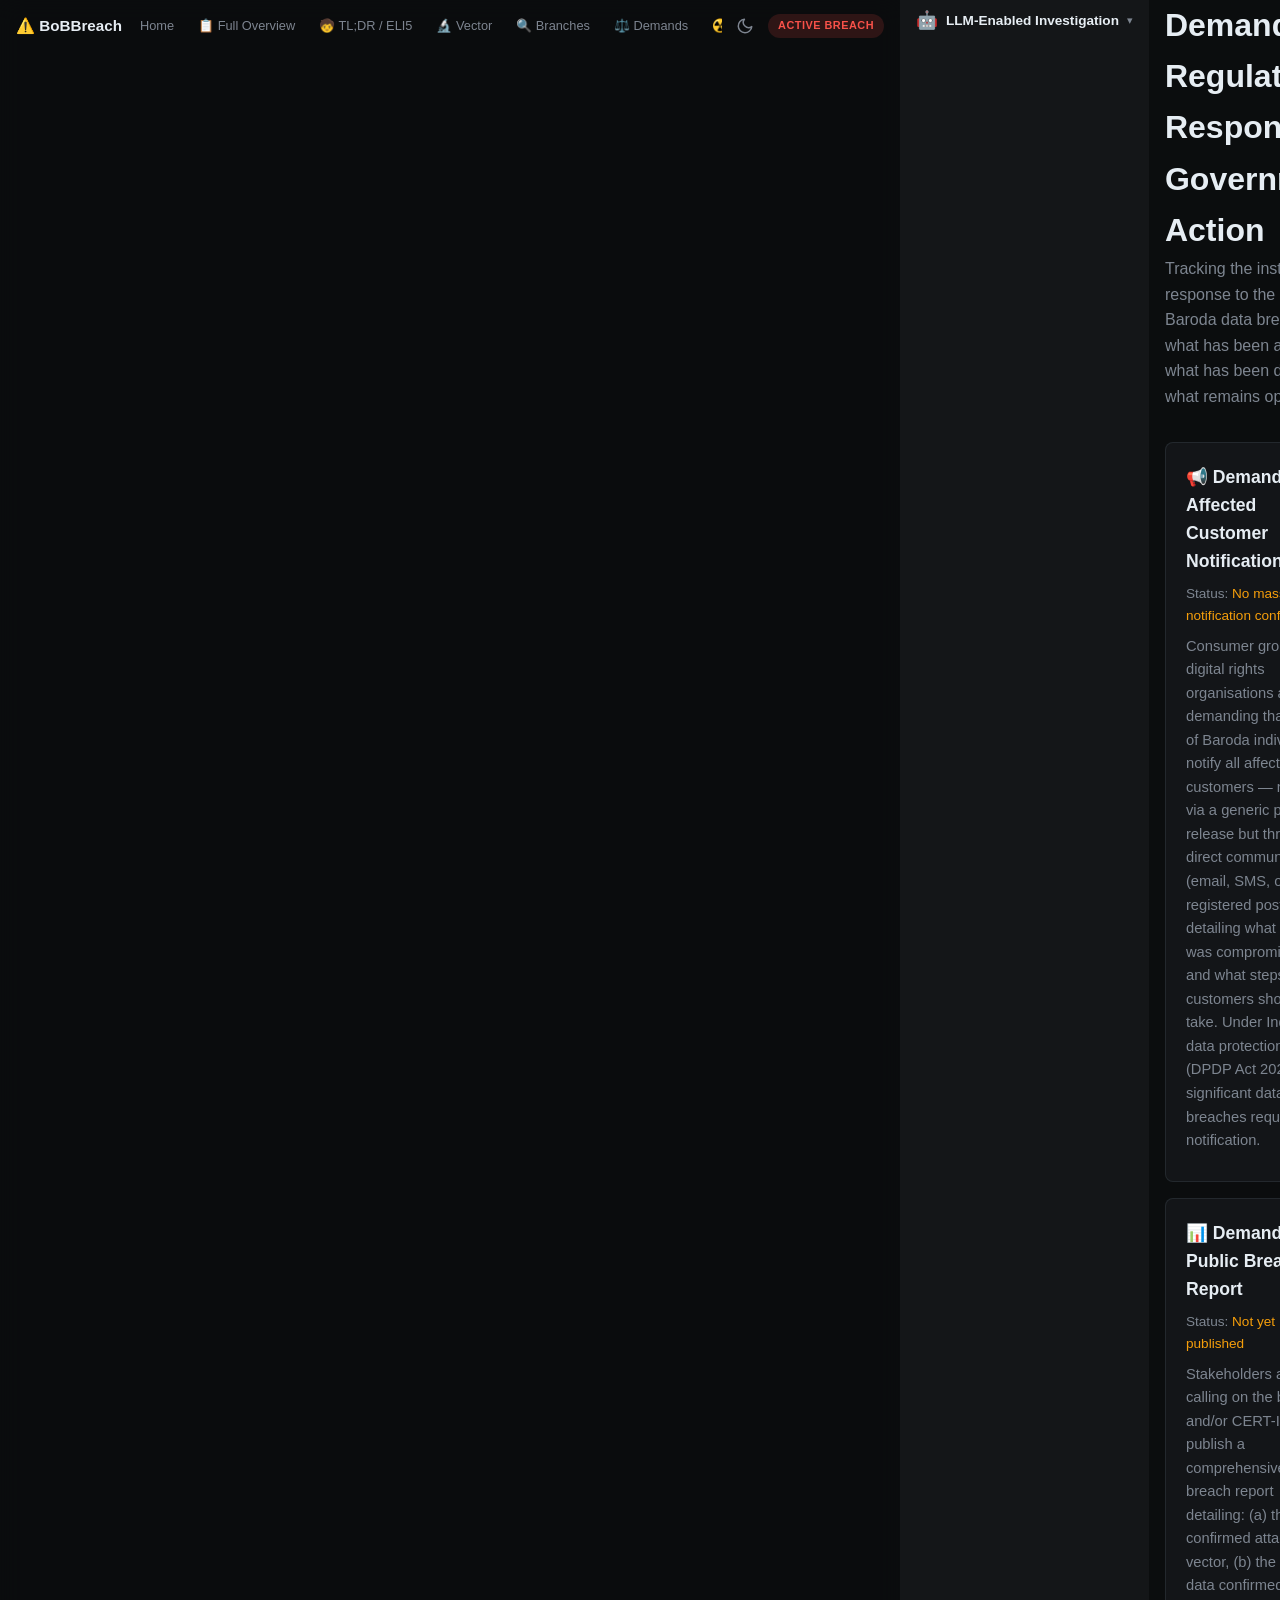
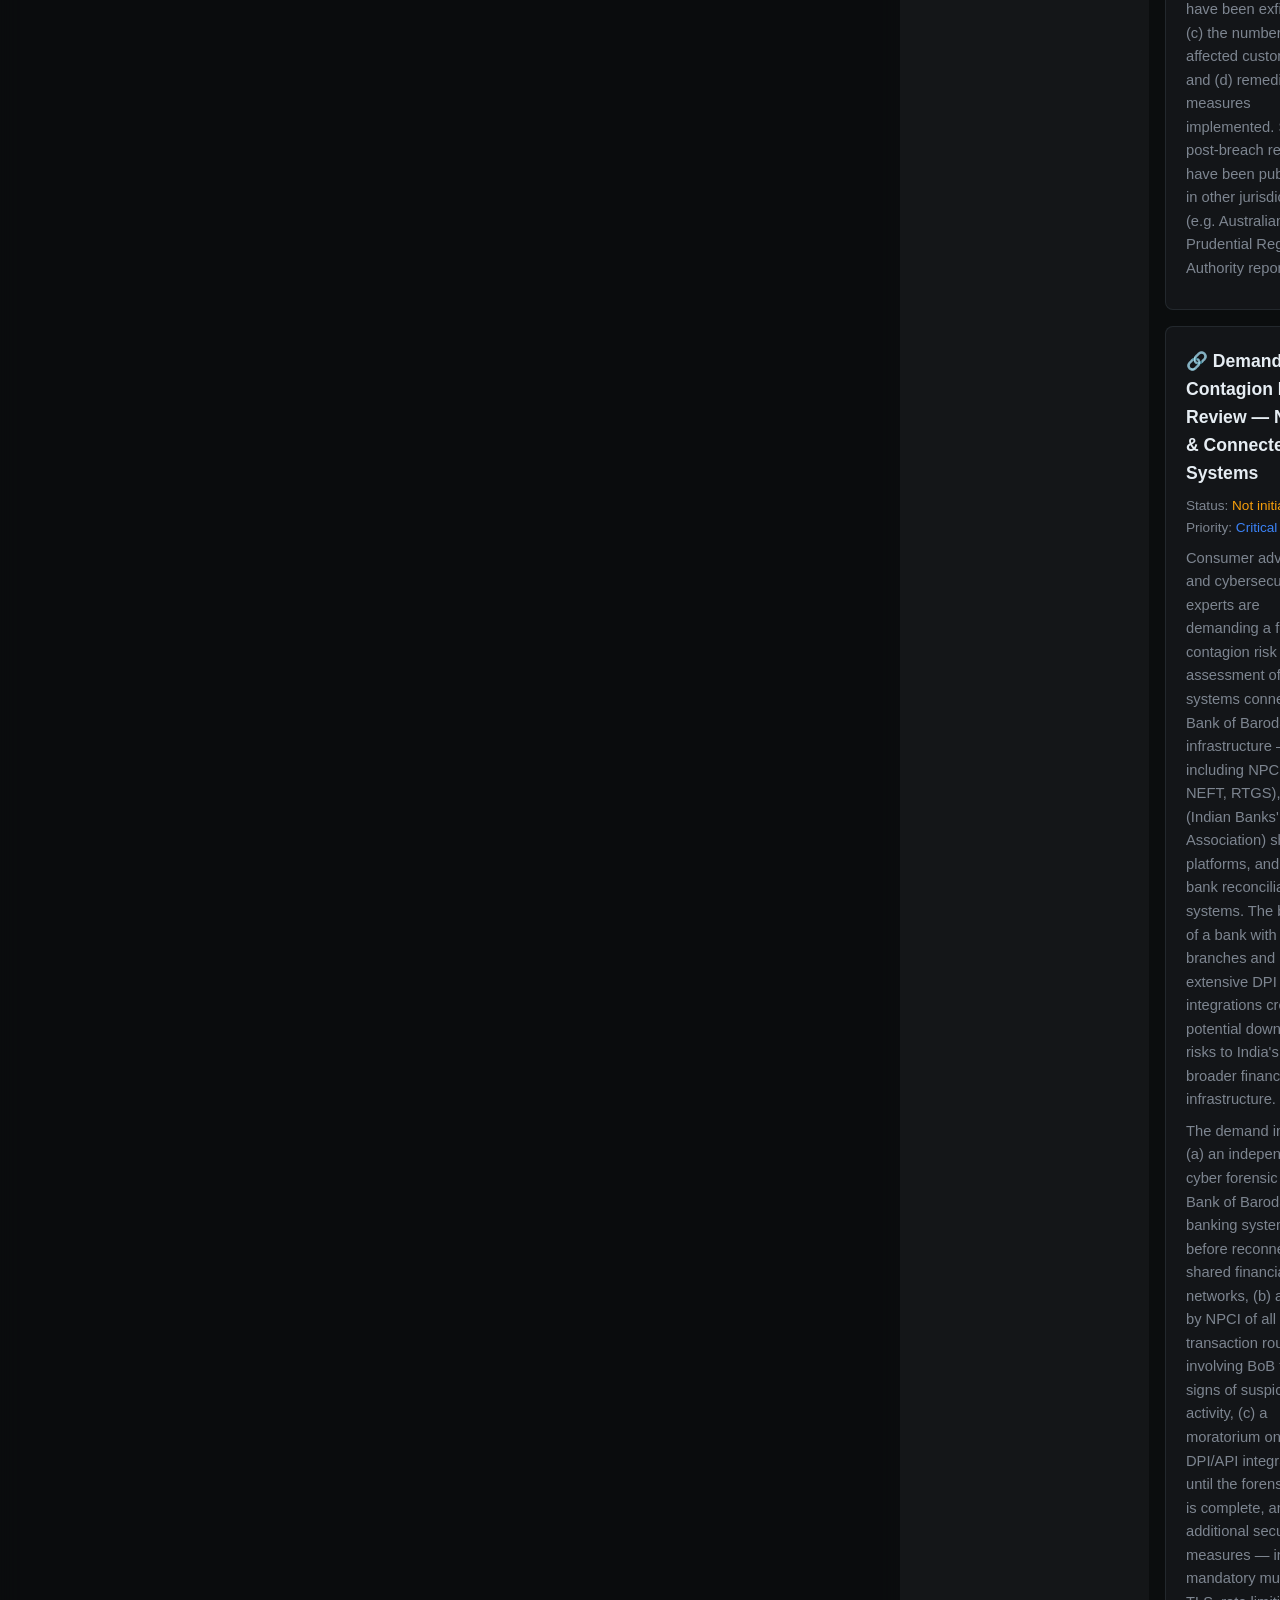
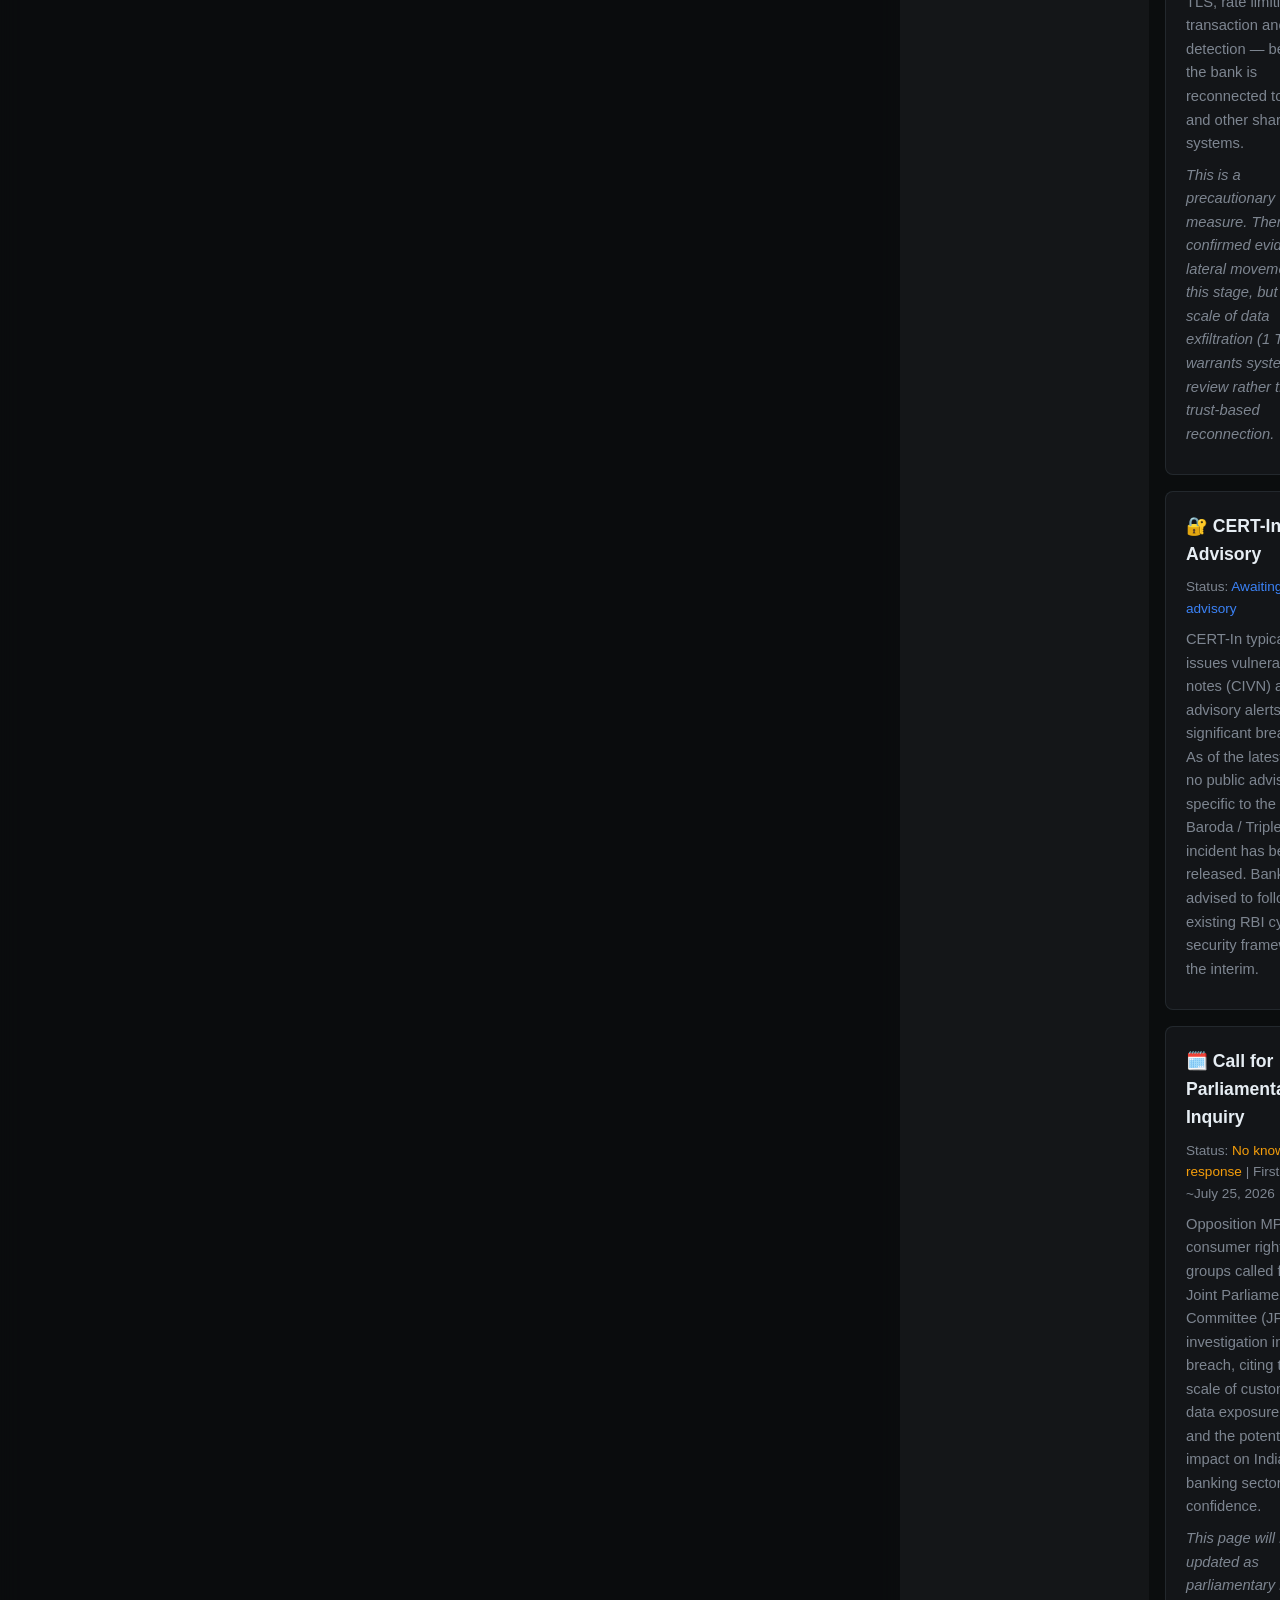
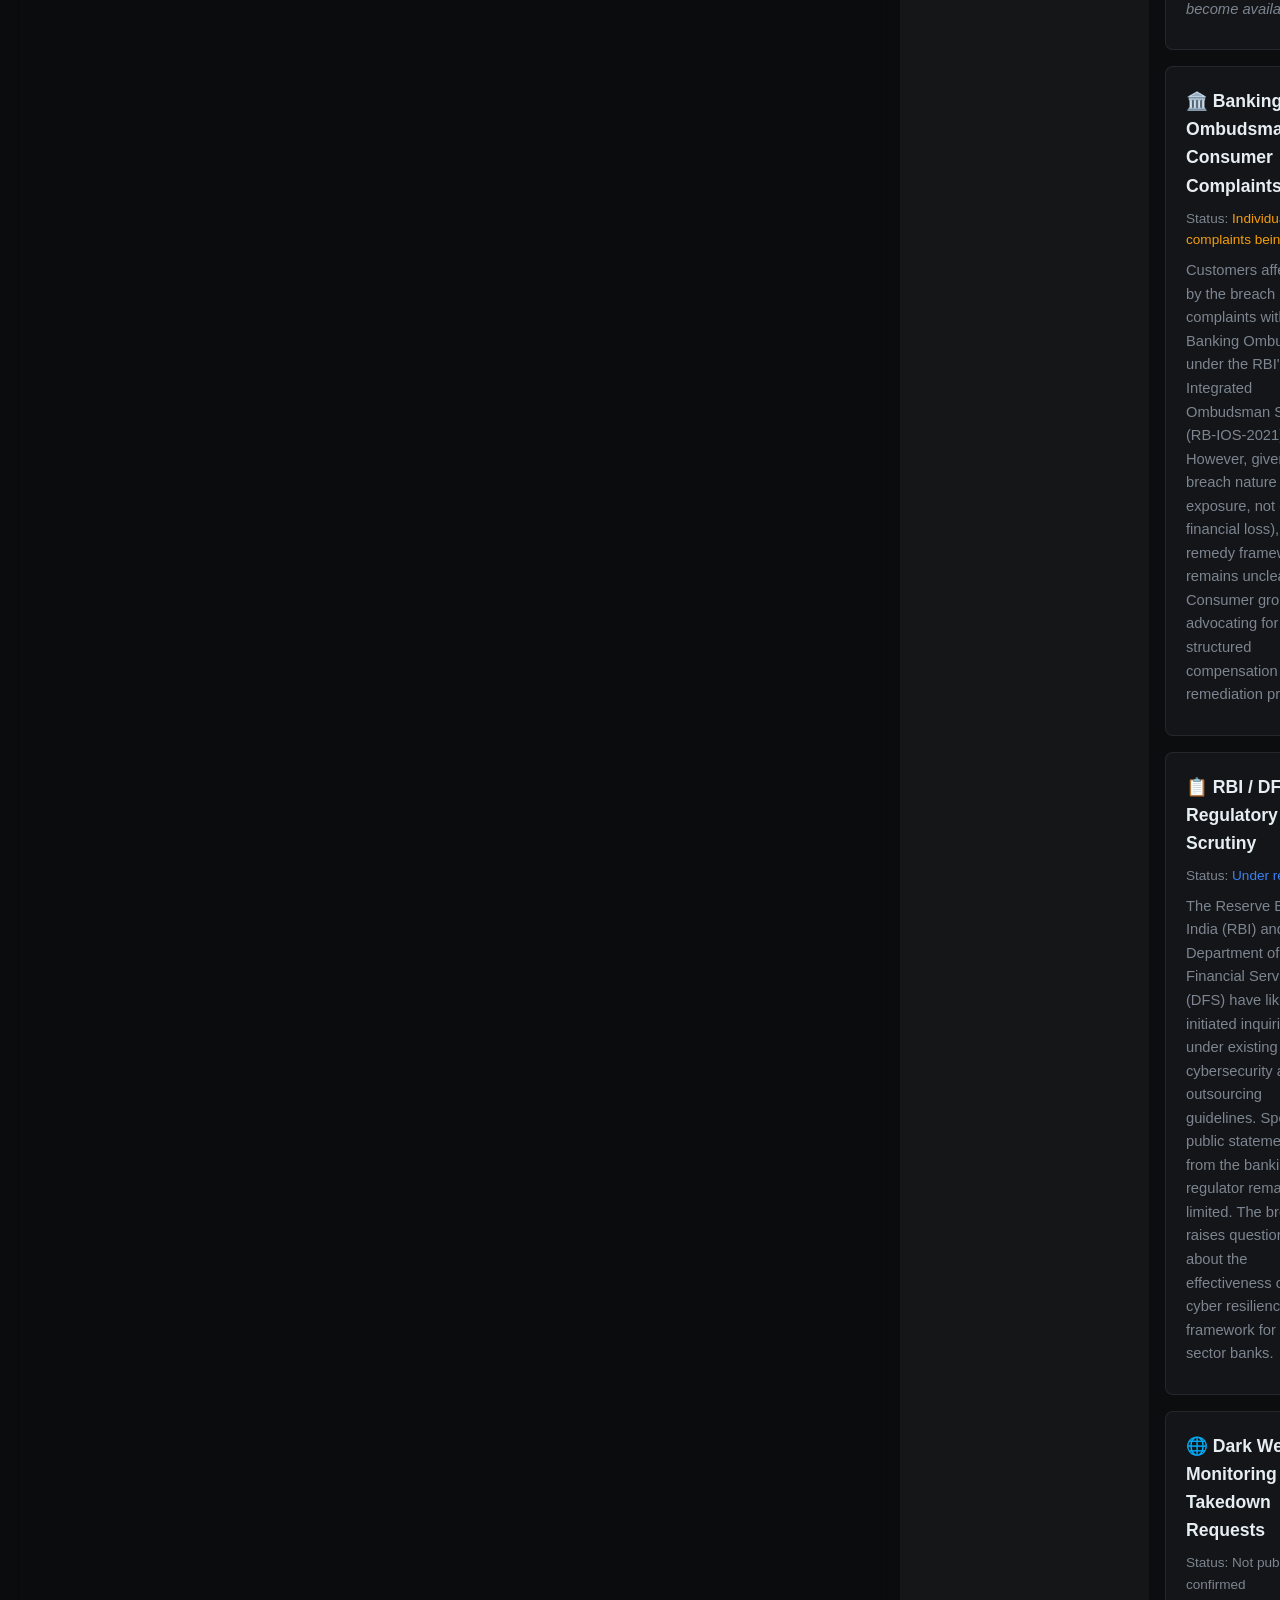
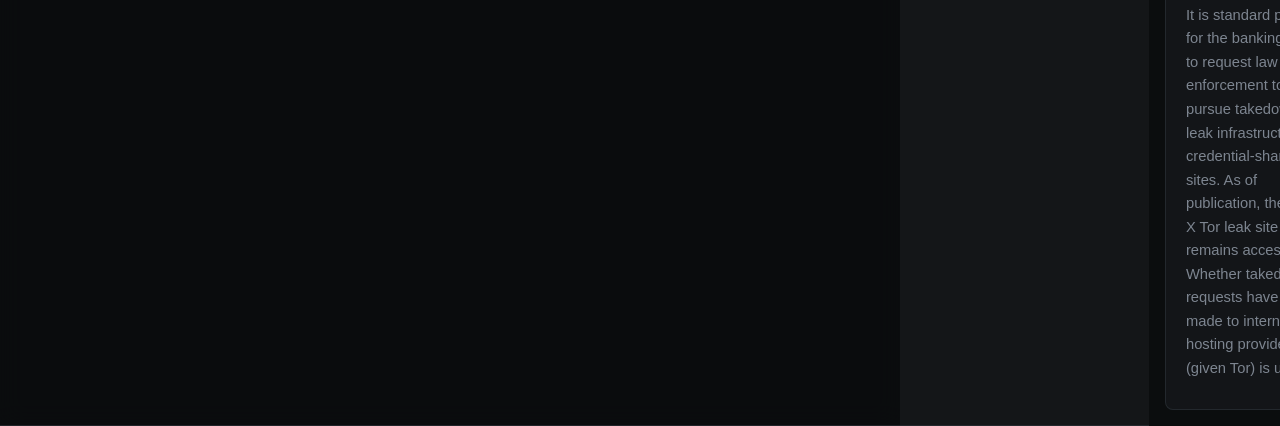
<file: pages/demands.html>
<!DOCTYPE html>
<html lang="en" data-theme="dark">
<head>
  <meta charset="UTF-8">
  <meta name="viewport" content="width=device-width, initial-scale=1.0">
  <title>Demands — Bank of Baroda Breach | bobbreach.cashlessconsumer.in</title>
  <meta name="description" content="Demands, regulatory response, and government action tracker for the Bank of Baroda data breach.">
  <link rel="stylesheet" href="../css/style.css">
  <link rel="icon" type="image/svg+xml" href="data:image/svg+xml,<svg xmlns='http://www.w3.org/2000/svg' viewBox='0 0 100 100'><text y='.9em' font-size='90'>🏦</text></svg>">
  <script defer data-domain="bobbreach.cashlessconsumer.in" src="https://plausible.cashlessconsumer.in/js/script.js"></script>
  <style>
    .demands-container { max-width: 800px; margin: 0 auto; padding: 0 16px; }
    .demands-container h2 { margin-top: 40px; }
    .demands-container .card { background: var(--card); border: 1px solid var(--border); border-radius: 8px; padding: 20px; margin-bottom: 16px; }
    .demands-container .card h3 { margin: 0 0 8px 0; }
    .demands-container .card .meta { font-size: 0.85rem; color: var(--muted); margin-bottom: 8px; }
    .status-pending { color: #f59e0b; }
    .status-responded { color: #3b82f6; }
    .status-unclear { color: var(--muted); }
  </style>
</head>
<body>
<!-- ═══ Navigation ═══ -->
<nav>
  <div class="inner">
    <button class="nav-toggle" id="navToggle" aria-label="Toggle navigation">
      <span></span><span></span><span></span>
    </button>
    <span class="logo">⚠️ BoBBreach</span>
        <div class="links" id="navLinks">
      <a href="../">Home</a>
      <a href="overview.html">📋 Full Overview</a>
      <a href="eli5.html">🧒 TL;DR / ELI5</a>
      <a href="vector.html">🔬 Vector</a>
      <a href="../search.html">🔍 Branches</a>
      <a href="demands.html" class="active" >⚖️ Demands</a>
      <a href="why.html">☢️ Why</a>
      <a href="media.html">📰 Media</a>
      <a href="about.html">About</a>
      <a href="censorship.html">🔇 Censored</a>
    </div>
    <button class="theme-toggle" id="themeToggle" aria-label="Toggle theme" title="Toggle light/dark">
      <svg id="themeIcon" viewBox="0 0 24 24" fill="none" stroke="currentColor" stroke-width="2" stroke-linecap="round" stroke-linejoin="round">
        <path d="M21 12.79A9 9 0 1 1 11.21 3 7 7 0 0 0 21 12.79z"/>
      </svg>
    </button>
    <span class="badge">Active Breach</span>
  </div>
</nav>

<!-- ═══ LLM Disclosure (collapsible) ═══ -->
<details class="disclosure">
  <summary>
    <span class="d-icon">🤖</span>
    <strong>LLM-Enabled Investigation</strong>
    <span class="d-toggle">▾</span>
  </summary>
  <div class="disclosure-body">
    <p>The research, data analysis, and narrative on this site were produced with the assistance of large language models (LLMs) as analytical tools. All metadata-driven findings (file names, directory structures, timestamps, document sizes) were extracted programmatically from the publicly available Tor dump and cross-referenced via automated scripts. Human researchers directed every query, verified every substantive claim, and maintained the editorial chain of custody.</p>
    <p><strong>No LLM has access to the actual contents of the dumped files</strong> — this is a <strong>metadata-level analysis</strong> of file names, paths, and document types visible in the leak directory structure. This is early, ongoing analysis and may contain errors. Independent verification is encouraged.</p>
  </div>
</details>
  <main class="demands-container">
    <h1>Demands, Regulatory Response &amp; Government Action</h1>
    <p style="color:var(--muted);margin-bottom:32px;">Tracking the institutional response to the Bank of Baroda data breach — what has been asked, what has been done, and what remains open.</p>

    <div class="card">
      <h3>📢 Demand: Affected Customer Notification</h3>
      <div class="meta">Status: <span class="status-pending">No mass notification confirmed</span></div>
      <p>Consumer groups and digital rights organisations are demanding that Bank of Baroda individually notify all affected customers — not just via a generic press release but through direct communication (email, SMS, or registered post) detailing what data was compromised and what steps customers should take. Under Indian data protection law (DPDP Act 2023), significant data breaches require notification.</p>
    </div>

    <div class="card">
      <h3>📊 Demand: Public Breach Report</h3>
      <div class="meta">Status: <span class="status-pending">Not yet published</span></div>
      <p>Stakeholders are calling on the bank and/or CERT-In to publish a comprehensive breach report detailing: (a) the confirmed attack vector, (b) the types of data confirmed to have been exfiltrated, (c) the number of affected customers, and (d) remedial measures implemented. Similar post-breach reports have been published in other jurisdictions (e.g. Australian Prudential Regulation Authority reports).</p>
    </div>

    <div class="card">
      <h3>🔗 Demand: Contagion Risk Review — NPCI & Connected Systems</h3>
      <div class="meta">Status: <span class="status-pending">Not initiated</span> | Priority: <span class="status-responded">Critical</span></div>
      <p>Consumer advocates and cybersecurity experts are demanding a formal contagion risk assessment of all systems connected to Bank of Baroda's infrastructure — including NPCI (UPI, NEFT, RTGS), the IBA (Indian Banks' Association) shared platforms, and inter-bank reconciliation systems. The breach of a bank with 1,088+ branches and extensive DPI integrations creates potential downstream risks to India's broader financial infrastructure.</p>
      <p>The demand includes: (a) an independent cyber forensic audit of Bank of Baroda's core banking systems before reconnection to shared financial networks, (b) a review by NPCI of all transaction routes involving BoB for signs of suspicious activity, (c) a moratorium on new DPI/API integrations until the forensic audit is complete, and (d) additional security measures — including mandatory mutual TLS, rate limiting, and transaction anomaly detection — before the bank is reconnected to NPCI and other shared systems.</p>
      <p><em>This is a precautionary measure. There is no confirmed evidence of lateral movement at this stage, but the scale of data exfiltration (1 TB+) warrants systematic review rather than trust-based reconnection.</em></p>
    </div>

    <div class="card">
      <h3>🔐 CERT-In Advisory</h3>
      <div class="meta">Status: <span class="status-responded">Awaiting public advisory</span></div>
      <p>CERT-In typically issues vulnerability notes (CIVN) and advisory alerts for significant breaches. As of the latest check, no public advisory specific to the Bank of Baroda / Triple X incident has been released. Banks are advised to follow existing RBI cyber security frameworks in the interim.</p>
    </div>

    <div class="card">
      <h3>🗓️ Call for Parliamentary Inquiry</h3>
      <div class="meta">Status: <span class="status-pending">No known response</span> | First raised: ~July 25, 2026</div>
      <p>Opposition MPs and consumer rights groups called for a Joint Parliamentary Committee (JPC) investigation into the breach, citing the scale of customer data exposure (1 TB) and the potential impact on India's banking sector confidence.</p>
      <p><em>This page will be updated as parliamentary records become available.</em></p>
    </div>

    <div class="card">
      <h3>🏛️ Banking Ombudsman / Consumer Complaints</h3>
      <div class="meta">Status: <span class="status-pending">Individual complaints being filed</span></div>
      <p>Customers affected by the breach may file complaints with the Banking Ombudsman under the RBI's Integrated Ombudsman Scheme (RB-IOS-2021). However, given the breach nature (data exposure, not direct financial loss), the remedy framework remains unclear. Consumer groups are advocating for a structured compensation and remediation program.</p>
    </div>

    <div class="card">
      <h3>📋 RBI / DFS Regulatory Scrutiny</h3>
      <div class="meta">Status: <span class="status-responded">Under review</span></div>
      <p>The Reserve Bank of India (RBI) and Department of Financial Services (DFS) have likely initiated inquiries under existing cybersecurity and outsourcing guidelines. Specific public statements from the banking regulator remain limited. The breach raises questions about the effectiveness of RBI's cyber resilience framework for public sector banks.</p>
    </div>

    <div class="card">
      <h3>🌐 Dark Web Monitoring & Takedown Requests</h3>
      <div class="meta">Status: <span class="status-unclear">Not publicly confirmed</span></div>
      <p>It is standard practice for the banking sector to request law enforcement to pursue takedowns of leak infrastructure and credential-sharing sites. As of publication, the Triple X Tor leak site remains accessible. Whether takedown requests have been made to international hosting providers (given Tor) is unclear.</p>
    </div>
  </main>

  <footer class="footer">
    <p>
      <strong>BoBBreach — Indicative Triage</strong> · Published by <a href="https://www.cashlessconsumer.in" target="_blank">CashlessConsumer</a> · 
      <a href="https://github.com/CashlessConsumer/BoBBreach" target="_blank">Open Source on GitHub</a> · 
      <a href="about.html">Methodology &amp; Disclaimer</a>
    </p>
    <p style="margin-top:8px;font-size:0.8rem;color:var(--muted);">
      Data on this site is based on <strong>initial, ongoing OSINT analysis</strong> and has not been independently verified by the affected entities.
      This is <strong>not legal advice</strong>. If you are a Bank of Baroda customer, contact your branch directly or visit the official BoB website for authoritative information.
    </p>
  </footer>

  <script>
    const themeToggle = document.getElementById('themeToggle');
    const themeIcon = document.getElementById('themeIcon');
    const html = document.documentElement;
    const saved = localStorage.getItem('theme') || 'dark';
    html.setAttribute('data-theme', saved);
    updateIcon(saved);
    themeToggle.addEventListener('click', () => {
      const current = html.getAttribute('data-theme');
      const next = current === 'dark' ? 'light' : 'dark';
      html.setAttribute('data-theme', next);
      localStorage.setItem('theme', next);
      updateIcon(next);
    });
    function updateIcon(theme) {
      themeIcon.innerHTML = theme === 'dark'
        ? '<path d="M21 12.79A9 9 0 1 1 11.21 3 7 7 0 0 0 21 12.79z"/>'
        : '<circle cx="12" cy="12" r="5"/><g stroke="currentColor" stroke-width="2"><line x1="12" y1="1" x2="12" y2="3"/><line x1="12" y1="21" x2="12" y2="23"/><line x1="4.22" y1="4.22" x2="5.64" y2="5.64"/><line x1="18.36" y1="18.36" x2="19.78" y2="19.78"/><line x1="1" y1="12" x2="3" y2="12"/><line x1="21" y1="12" x2="23" y2="12"/><line x1="4.22" y1="19.78" x2="5.64" y2="18.36"/><line x1="18.36" y1="5.64" x2="19.78" y2="4.22"/></g>';
    }
  </script>
<script src="../js/main.js"></script>
</body>
</html>
</file>
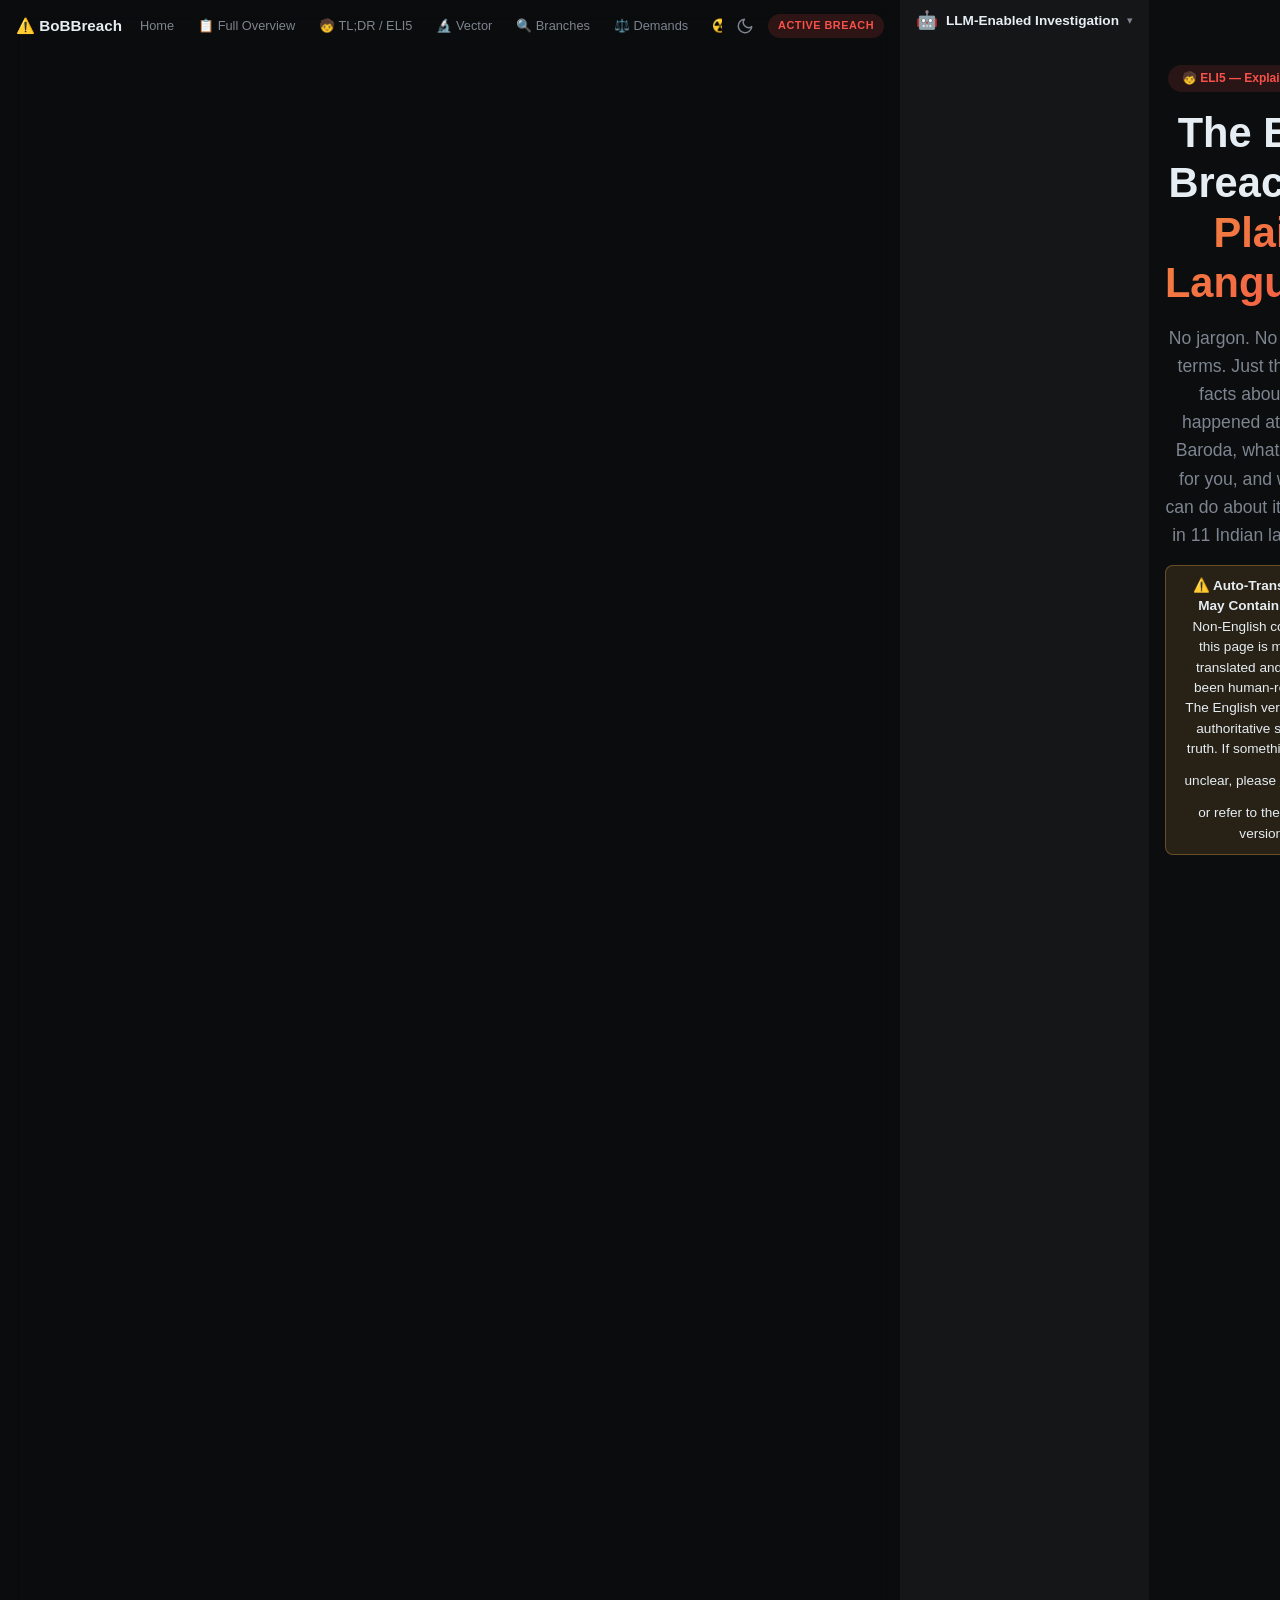
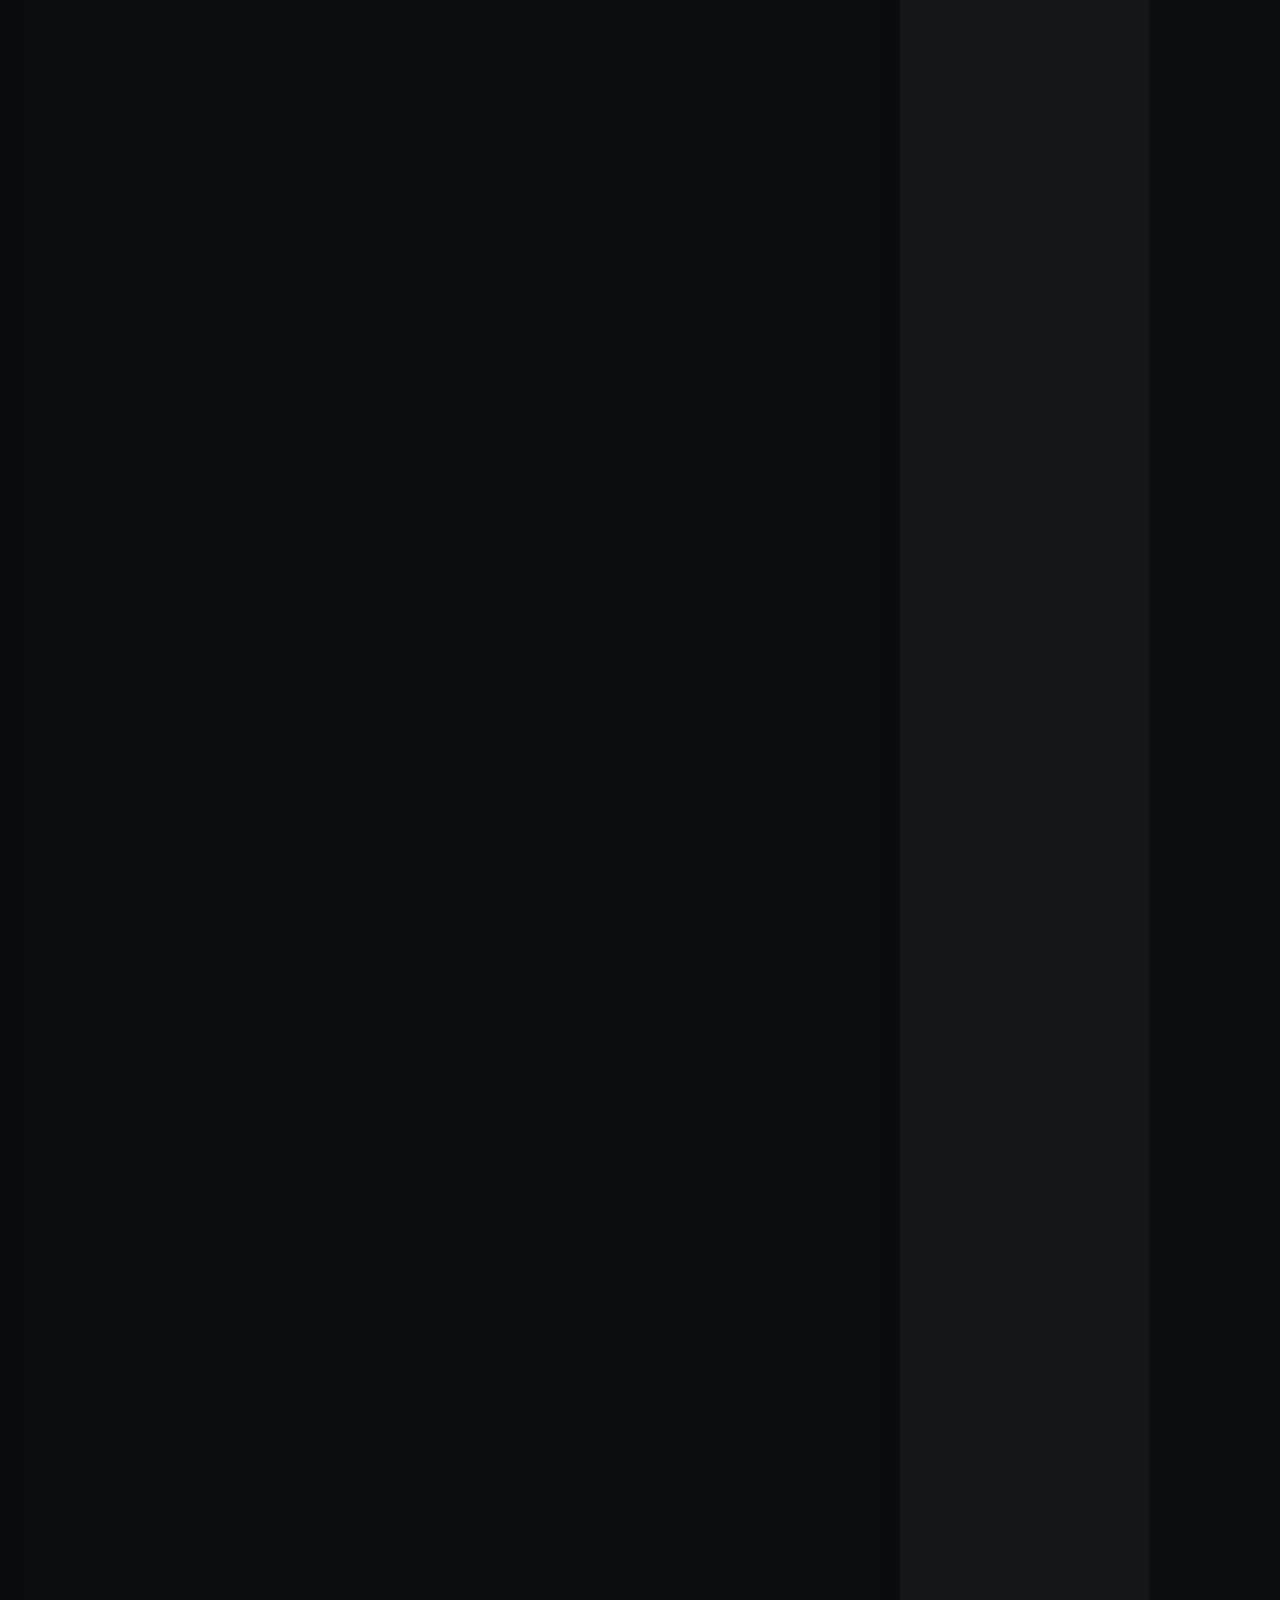
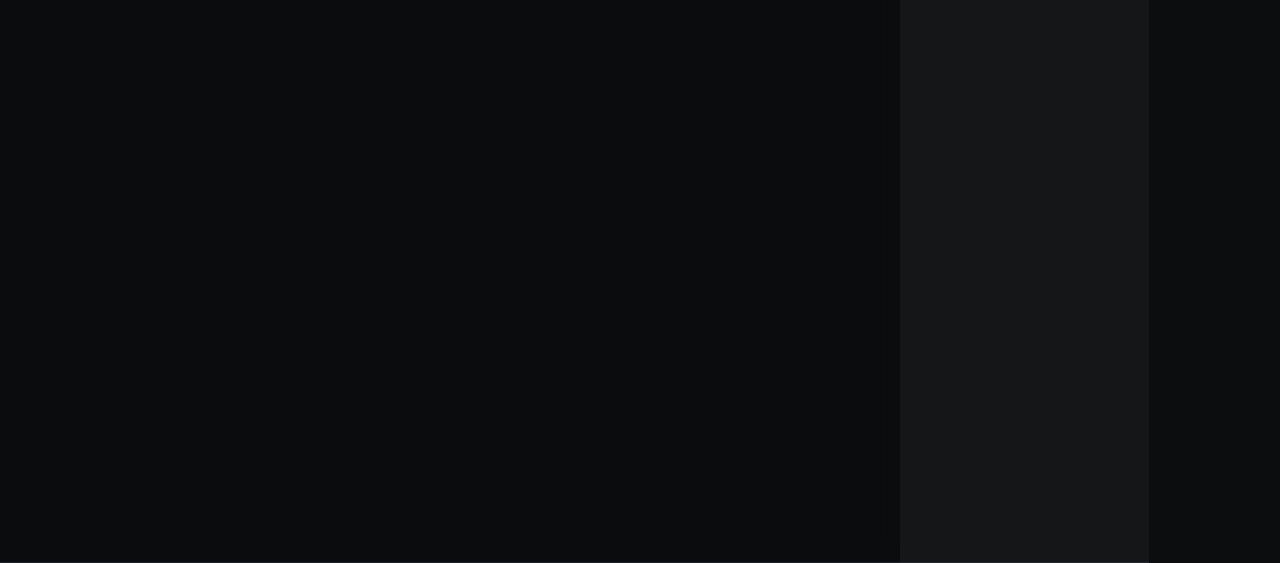
<file: pages/eli5.html>
<!DOCTYPE html>
<html lang="en" data-theme="dark">
<head>
<meta charset="UTF-8">
<meta name="viewport" content="width=device-width, initial-scale=1.0">
<title>ELI5 — BoB Breach Explained Simply | CashlessConsumer</title>
<meta name="description" content="A simple, jargon-free explanation of the Bank of Baroda data breach. Available in 11 Indian languages. Understand what happened, whether you're affected, and what to do.">
<meta name="theme-color" content="#0b0d0e">
<link rel="canonical" href="https://bobbreach.cashlessconsumer.in/pages/eli5.html">
<link rel="stylesheet" href="../css/style.css">
<style>
.lang-tabs { display: flex; flex-wrap: wrap; gap: 6px; margin-bottom: 24px; }
.lang-tab { padding: 8px 16px; border: 1px solid var(--border); border-radius: 6px; background: var(--bg2); color: var(--muted); cursor: pointer; font-size: .85rem; transition: all .15s; }
.lang-tab:hover { border-color: var(--accent); color: var(--fg); }
.lang-tab.active { background: var(--accent); color: #fff; border-color: var(--accent); }
.lang-content { display: none; }
.lang-content.active { display: block; }

.eli5-card { background: var(--card); border: 1px solid var(--border); border-radius: var(--radius); padding: 24px; margin-bottom: 16px; }
.eli5-card h3 { font-size: 1.1rem; margin-bottom: 8px; display: flex; gap: 10px; align-items: center; }
.eli5-card p { font-size: .95rem; color: var(--muted); line-height: 1.6; }
.eli5-card .alert { margin-top: 12px; }
.eli5-card ul { padding-left: 20px; color: var(--muted); font-size: .9rem; }
.eli5-card ul li { margin-bottom: 6px; }

@media (max-width: 600px) {
  .lang-tabs { gap: 4px; }
  .lang-tab { padding: 6px 10px; font-size: .78rem; }
  .eli5-card { padding: 16px; }
}
</style>
</head>
<body>

<!-- ═══ Navigation ═══ -->
<nav>
  <div class="inner">
    <button class="nav-toggle" id="navToggle" aria-label="Toggle navigation">
      <span></span><span></span><span></span>
    </button>
    <span class="logo">⚠️ BoBBreach</span>
        <div class="links" id="navLinks">
      <a href="../">Home</a>
      <a href="overview.html">📋 Full Overview</a>
      <a href="eli5.html" class="active" >🧒 TL;DR / ELI5</a>
      <a href="vector.html">🔬 Vector</a>
      <a href="../search.html">🔍 Branches</a>
      <a href="demands.html">⚖️ Demands</a>
      <a href="why.html">☢️ Why</a>
      <a href="media.html">📰 Media</a>
      <a href="about.html">About</a>
      <a href="censorship.html">🔇 Censored</a>
    </div>
    <button class="theme-toggle" id="themeToggle" aria-label="Toggle theme" title="Toggle light/dark">
      <svg id="themeIcon" viewBox="0 0 24 24" fill="none" stroke="currentColor" stroke-width="2" stroke-linecap="round" stroke-linejoin="round">
        <path d="M21 12.79A9 9 0 1 1 11.21 3 7 7 0 0 0 21 12.79z"/>
      </svg>
    </button>
    <span class="badge">Active Breach</span>
  </div>
</nav>

<!-- ═══ LLM Disclosure (collapsible) ═══ -->
<details class="disclosure">
  <summary>
    <span class="d-icon">🤖</span>
    <strong>LLM-Enabled Investigation</strong>
    <span class="d-toggle">▾</span>
  </summary>
  <div class="disclosure-body">
    <p>The research, data analysis, and narrative on this site were produced with the assistance of large language models (LLMs) as analytical tools. All metadata-driven findings (file names, directory structures, timestamps, document sizes) were extracted programmatically from the publicly available Tor dump and cross-referenced via automated scripts. Human researchers directed every query, verified every substantive claim, and maintained the editorial chain of custody.</p>
    <p><strong>No LLM has access to the actual contents of the dumped files</strong> — this is a <strong>metadata-level analysis</strong> of file names, paths, and document types visible in the leak directory structure. This is early, ongoing analysis and may contain errors. Independent verification is encouraged.</p>
  </div>
</details>
<!-- ═══ Hero ═══ -->
<section class="hero" style="padding-bottom:0;">
  <span class="date-badge">🧒 ELI5 — Explain Like I'm 5</span>
  <h1>The BoB Breach in<br><span>Plain Language</span></h1>
  <p class="subtitle">No jargon. No confusing terms. Just the simple facts about what happened at Bank of Baroda, what it means for you, and what you can do about it. Available in 11 Indian languages.</p>

  <div class="translation-notice" style="margin-top:-0.5rem;margin-bottom:1.5rem;padding:10px 16px;background:rgba(255,183,77,0.12);border:1px solid rgba(255,183,77,0.3);border-radius:8px;font-size:.85rem;line-height:1.5;">
    <strong>⚠️ Auto-Translated — May Contain Errors:</strong> Non-English content on this page is machine-translated and has not been human-reviewed. The English version is the authoritative source of truth. If something seems unclear, please <a href="../pages/about.html" style="text-decoration:underline;">contact us</a> or refer to the English version.
  </div>
</section>

<!-- ═══ Language Tabs ═══ -->
<section style="max-width:var(--maxw);margin:0 auto;padding:0 16px 48px;">
  <div class="lang-tabs" id="langTabs">
    <button class="lang-tab active" data-lang="en">🇬🇧 English</button>
    <button class="lang-tab" data-lang="hi">🇮🇳 हिन्दी</button>
    <button class="lang-tab" data-lang="ta">🇮🇳 தமிழ்</button>
    <button class="lang-tab" data-lang="bn">🇮🇳 বাংলা</button>
    <button class="lang-tab" data-lang="te">🇮🇳 తెలుగు</button>
    <button class="lang-tab" data-lang="mr">🇮🇳 मराठी</button>
    <button class="lang-tab" data-lang="gu">🇮🇳 ગુજરાતી</button>
    <button class="lang-tab" data-lang="ur">🇮🇳 اردو</button>
    <button class="lang-tab" data-lang="kn">🇮🇳 ಕನ್ನಡ</button>
    <button class="lang-tab" data-lang="ml">🇮🇳 മലയാളം</button>
    <button class="lang-tab" data-lang="or">🇮🇳 ଓଡ଼ିଆ</button>
  </div>

  <!-- ═══ English ═══ -->
  <div class="lang-content active" id="lang-en">
    <div class="eli5-card">
      <h3>🔴 What Happened?</h3>
      <p>Bad guys called "Triple X" broke into Bank of Baroda's computer systems and stole private information about customers. They put all this stolen information on the internet where anyone can see it. This happened in late July 2026.</p>
    </div>
    <div class="eli5-card">
      <h3>🙋 Am I Affected?</h3>
      <p><strong>If you have a bank account with Bank of Baroda (India), yes — you are likely affected.</strong> The hackers got files from over 1,088 branches across India. You can <a href="../search.html"><strong>check your branch here</strong></a> to see if specific data from your branch was exposed.</p>
    </div>
    <div class="eli5-card">
      <h3>📂 What Information Was Stolen?</h3>
      <p>More than 162,000 files were taken. This includes:</p>
      <ul>
        <li><strong>Your ID proof</strong> — Aadhaar cards, PAN cards, passport copies</li>
        <li><strong>Account details</strong> — loan papers, transaction records</li>
        <li><strong>Bank's internal files</strong> — security reports, employee data, network passwords</li>
      </ul>
    </div>
    <div class="eli5-card">
      <h3>⚠️ Should I Be Worried?</h3>
      <p>You should be careful. Scammers can use this information to pretend to be you, trick you, or try to steal money. But don't panic — there are simple steps you can take to protect yourself.</p>
    </div>
    <div class="eli5-card">
      <h3>🛡️ What Should I Do Right Now?</h3>
      <ul>
        <li><strong>Change your net banking password</strong> and turn on two-factor authentication</li>
        <li><strong>Turn on SMS alerts</strong> for every transaction on your account</li>
        <li><strong>Check your recent transactions</strong> for anything suspicious</li>
        <li><strong>Don't click links</strong> in SMS or emails claiming to be from Bank of Baroda — they could be fake</li>
        <li><strong>Never share your OTP</strong> or password with anyone who calls you</li>
        <li><strong>Check your CIBIL score</strong> regularly to see if anyone is opening loans in your name</li>
      </ul>
    </div>
    <div class="eli5-card">
      <h3>📞 Who Can Help?</h3>
      <ul>
        <li><strong>Bank of Baroda helpline:</strong> 1800 258 44 55</li>
        <li><strong>RBI Banking Ombudsman:</strong> cms.rbi.org.in</li>
        <li><strong>Cyber Crime Portal:</strong> cybercrime.gov.in</li>
      </ul>
    </div>
  </div>

  <!-- ═══ Hindi ═══ -->
  <div class="lang-content" id="lang-hi">
    <div class="eli5-card">
      <h3>🔴 क्या हुआ?</h3>
      <p>"ट्रिपल एक्स" नाम के बुरे लोगों ने बैंक ऑफ बड़ौदा के कंप्यूटर सिस्टम में घुसपैठ की और ग्राहकों की निजी जानकारी चुरा ली। उन्होंने यह सारी चुराई गई जानकारी इंटरनेट पर डाल दी, जहां कोई भी इसे देख सकता है। यह जुलाई 2026 के अंत में हुआ।</p>
    </div>
    <div class="eli5-card">
      <h3>🙋 क्या मैं प्रभावित हूं?</h3>
      <p><strong>अगर आपका बैंक ऑफ बड़ौदा (इंडिया) में खाता है, तो हाँ — आप प्रभावित हो सकते हैं।</strong> हैकर्स ने पूरे भारत में 1,088 से अधिक शाखाओं की फ़ाइलें प्राप्त कीं। आप <a href="../search.html"><strong>यहां अपनी शाखा की जांच कर सकते हैं</strong></a> कि आपकी शाखा का डेटा एक्सपोज़ हुआ या नहीं।</p>
    </div>
    <div class="eli5-card">
      <h3>📂 कौन सी जानकारी चुराई गई?</h3>
      <p>162,000 से अधिक फ़ाइलें चुराई गईं। इनमें शामिल हैं:</p>
      <ul>
        <li><strong>आपकी पहचान प्रमाण</strong> — आधार कार्ड, पैन कार्ड, पासपोर्ट कॉपी</li>
        <li><strong>खाता विवरण</strong> — लोन पेपर, लेन-देन रिकॉर्ड</li>
        <li><strong>बैंक की आंतरिक फ़ाइलें</strong> — सुरक्षा रिपोर्ट, कर्मचारी डेटा, नेटवर्क पासवर्ड</li>
      </ul>
    </div>
    <div class="eli5-card">
      <h3>⚠️ क्या मुझे चिंता करनी चाहिए?</h3>
      <p>आपको सावधान रहना चाहिए। स्कैमर्स इस जानकारी का उपयोग आपका रूप धारण करने, आपको धोखा देने या पैसे चुराने की कोशिश करने के लिए कर सकते हैं। लेकिन घबराएं नहीं — अपनी सुरक्षा के लिए आप सरल कदम उठा सकते हैं।</p>
    </div>
    <div class="eli5-card">
      <h3>🛡️ मुझे अभी क्या करना चाहिए?</h3>
      <ul>
        <li><strong>नेट बैंकिंग पासवर्ड बदलें</strong> और टू-फ़ैक्टर प्रमाणीकरण चालू करें</li>
        <li><strong>हर लेन-देन के लिए SMS अलर्ट चालू करें</strong></li>
        <li><strong>हाल के लेन-देन की जाँच करें</strong> किसी भी संदिग्ध गतिविधि के लिए</li>
        <li><strong>SMS या ईमेल में लिंक पर क्लिक न करें</strong> जो बैंक ऑफ बड़ौदा से होने का दावा करते हैं — वे नकली हो सकते हैं</li>
        <li><strong>अपना OTP या पासवर्ड कभी साझा न करें</strong> किसी के साथ जो आपको कॉल करता है</li>
        <li><strong>अपना CIBIL स्कोर नियमित रूप से जाँचें</strong> देखने के लिए कि कोई आपके नाम पर लोन तो नहीं खोल रहा</li>
      </ul>
    </div>
    <div class="eli5-card">
      <h3>📞 कौन मदद कर सकता है?</h3>
      <ul>
        <li><strong>बैंक ऑफ बड़ौदा हेल्पलाइन:</strong> 1800 258 44 55</li>
        <li><strong>RBI बैंकिंग लोकपाल:</strong> cms.rbi.org.in</li>
        <li><strong>साइबर क्राइम पोर्टल:</strong> cybercrime.gov.in</li>
      </ul>
    </div>
  </div>

  <!-- ═══ Tamil ═══ -->
  <div class="lang-content" id="lang-ta">
    <div class="eli5-card">
      <h3>🔴 என்ன நடந்தது?</h3>
      <p>"டிரிபிள் எக்ஸ்" என்ற கெட்டவர்கள் பாங்க் ஆஃப் பரோடாவின் கணினி அமைப்புகளில் ஊடுருவி வாடிக்கையாளர்களின் தனிப்பட்ட தகவல்களைத் திருடினர். அவர்கள் இந்தத் தகவல்களை இணையத்தில் வெளியிட்டனர், அதை யார் வேண்டுமானாலும் பார்க்க முடியும். இது ஜூலை 2026 இன் பிற்பகுதியில் நடந்தது.</p>
    </div>
    <div class="eli5-card">
      <h3>🙋 நான் பாதிக்கப்பட்டேனா?</h3>
      <p><strong>உங்களுக்கு பாங்க் ஆஃப் பரோடாவில் (இந்தியா) கணக்கு இருந்தால், ஆம் — நீங்கள் பாதிக்கப்பட்டிருக்கலாம்.</strong> ஹேக்கர்கள் இந்தியா முழுவதும் 1,088+ கிளைகளின் கோப்புகளைப் பெற்றனர். உங்கள் கிளையின் தரவு வெளியானதா என்பதை <a href="../search.html"><strong>இங்கே சரிபார்க்கலாம்</strong></a>.</p>
    </div>
    <div class="eli5-card">
      <h3>📂 என்ன தகவல்கள் திருடப்பட்டன?</h3>
      <p>162,000 க்கும் மேற்பட்ட கோப்புகள் திருடப்பட்டன. இதில் அடங்கும்:</p>
      <ul>
        <li><strong>உங்கள் அடையாள ஆவணங்கள்</strong> — ஆதார், பான் கார்டு, பாஸ்போர்ட் நகல்கள்</li>
        <li><strong>கணக்கு விவரங்கள்</strong> — கடன் ஆவணங்கள், பரிவர்த்தனை பதிவுகள்</li>
        <li><strong>வங்கியின் உள் கோப்புகள்</strong> — பாதுகாப்பு அறிக்கைகள், ஊழியர் தரவு, நெட்வொர்க் கடவுச்சொற்கள்</li>
      </ul>
    </div>
    <div class="eli5-card">
      <h3>⚠️ நான் கவலைப்பட வேண்டுமா?</h3>
      <p>நீங்கள் எச்சரிக்கையாக இருக்க வேண்டும். மோசடி செய்பவர்கள் இந்தத் தகவலைப் பயன்படுத்தி உங்களைப் போல் நடித்து, உங்களை ஏமாற்ற முயற்சிக்கலாம். ஆனால் பீதி அடைய வேண்டாம் — உங்களைப் பாதுகாக்க எளிய நடவடிக்கைகள் உள்ளன.</p>
    </div>
    <div class="eli5-card">
      <h3>🛡️ நான் இப்போது என்ன செய்ய வேண்டும்?</h3>
      <ul>
        <li><strong>நெட் பேங்கிங் கடவுச்சொல்லை மாற்றவும்</strong> மற்றும் இரு-காரணி அங்கீகாரத்தை இயக்கவும்</li>
        <li><strong>ஒவ்வொரு பரிவர்த்தனைக்கும் SMS எச்சரிக்கைகளை இயக்கவும்</strong></li>
        <li><strong>சமீபத்திய பரிவர்த்தனைகளைச் சரிபார்க்கவும்</strong> சந்தேகத்திற்குரிய ஏதேனும் இருந்தால்</li>
        <li><strong>SMS அல்லது மின்னஞ்சலில் உள்ள இணைப்புகளைக் கிளிக் செய்ய வேண்டாம்</strong> — அவை போலியாக இருக்கலாம்</li>
        <li><strong>உங்கள் OTP அல்லது கடவுச்சொல்லை யாருடனும் பகிர வேண்டாம்</strong></li>
        <li><strong>உங்கள் CIBIL ஸ்கோரை தவறாமல் சரிபார்க்கவும்</strong></li>
      </ul>
    </div>
    <div class="eli5-card">
      <h3>📞 யார் உதவ முடியும்?</h3>
      <ul>
        <li><strong>பாங்க் ஆஃப் பரோடா உதவி எண்:</strong> 1800 258 44 55</li>
        <li><strong>RBI வங்கி நீதிபதி:</strong> cms.rbi.org.in</li>
        <li><strong>சைபர் கிரைம் போர்டல்:</strong> cybercrime.gov.in</li>
      </ul>
    </div>
  </div>

  <!-- ═══ Bengali ═══ -->
  <div class="lang-content" id="lang-bn">
    <div class="eli5-card">
      <h3>🔴 কী ঘটেছে?</h3>
      <p>"ট্রিপল এক্স" নামের খারাপ লোকেরা ব্যাঙ্ক অফ বরোদার কম্পিউটার সিস্টেমে ঢুকে গ্রাহকদের ব্যক্তিগত তথ্য চুরি করেছে। তারা এই চুরি করা তথ্য ইন্টারনেটে প্রকাশ করেছে, যা যে কেউ দেখতে পারে। এটি ২০২৬ সালের জুলাইয়ের শেষে ঘটেছে।</p>
    </div>
    <div class="eli5-card">
      <h3>🙋 আমি কি প্রভাবিত?</h3>
      <p><strong>আপনার যদি ব্যাঙ্ক অফ বরোদায় (ভারত) অ্যাকাউন্ট থাকে, তাহলে হ্যাঁ — আপনি প্রভাবিত হতে পারেন।</strong> হ্যাকাররা সারা ভারতে ১,০৮৮+ শাখার ফাইল পেয়েছে। আপনার শাখার ডেটা প্রকাশিত হয়েছে কিনা তা <a href="../search.html"><strong>এখানে পরীক্ষা করতে পারেন</strong></a>।</p>
    </div>
    <div class="eli5-card">
      <h3>📂 কী তথ্য চুরি হয়েছে?</h3>
      <p>৯২,০০০-এর বেশি ফাইল চুরি হয়েছে। এর মধ্যে রয়েছে:</p>
      <ul>
        <li><strong>আপনার পরিচয়পত্র</strong> — আধার কার্ড, প্যান কার্ড, পাসপোর্ট কপি</li>
        <li><strong>অ্যাকাউন্ট বিবরণ</strong> — ঋণ কাগজপত্র, লেনদেন রেকর্ড</li>
        <li><strong>ব্যাঙ্কের অভ্যন্তরীণ ফাইল</strong> — নিরাপত্তা রিপোর্ট, কর্মচারী ডেটা, নেটওয়ার্ক পাসওয়ার্ড</li>
      </ul>
    </div>
    <div class="eli5-card">
      <h3>⚠️ আমার কি চিন্তা করা উচিত?</h3>
      <p>আপনার সতর্ক হওয়া উচিত। প্রতারকরা এই তথ্য ব্যবহার করে আপনার পরিচয় নকল করতে, আপনাকে প্রতারিত করতে বা টাকা চুরি করার চেষ্টা করতে পারে। তবে আতঙ্কিত হবেন না — নিজেকে রক্ষা করার সহজ উপায় রয়েছে।</p>
    </div>
    <div class="eli5-card">
      <h3>🛡️ আমার এখনই কী করা উচিত?</h3>
      <ul>
        <li><strong>নেট ব্যাঙ্কিং পাসওয়ার্ড পরিবর্তন করুন</strong> এবং দ্বি-ফ্যাক্টর প্রমাণীকরণ চালু করুন</li>
        <li><strong>প্রতি লেনদেনের জন্য SMS সতর্কতা চালু করুন</strong></li>
        <li><strong>সাম্প্রতিক লেনদেন পরীক্ষা করুন</strong> সন্দেহজনক কিছুর জন্য</li>
        <li><strong>SMS বা ইমেইলের লিঙ্কে ক্লিক করবেন না</strong> — সেগুলো জাল হতে পারে</li>
        <li><strong>আপনার OTP বা পাসওয়ার্ড কখনো শেয়ার করবেন না</strong></li>
        <li><strong>নিয়মিত আপনার CIBIL স্কোর পরীক্ষা করুন</strong></li>
      </ul>
    </div>
    <div class="eli5-card">
      <h3>📞 কে সাহায্য করতে পারে?</h3>
      <ul>
        <li><strong>ব্যাঙ্ক অফ বরোদা হেল্পলাইন:</strong> 1800 258 44 55</li>
        <li><strong>RBI ব্যাঙ্কিং ওম্বাডসম্যান:</strong> cms.rbi.org.in</li>
        <li><strong>সাইবার ক্রাইম পোর্টাল:</strong> cybercrime.gov.in</li>
      </ul>
    </div>
  </div>

  <!-- ═══ Telugu ═══ -->
  <div class="lang-content" id="lang-te">
    <div class="eli5-card">
      <h3>🔴 ఏమి జరిగింది?</h3>
      <p>"ట్రిపుల్ ఎక్స్" అనే సైబర్ నేరగాళ్ళు బ్యాంక్ ఆఫ్ బరోడా కంప్యూటర్ సిస్టమ్‌లోకి చొరబడి వినియోగదారుల వ్యక్తిగత సమాచారాన్ని దొంగిలించారు. ఈ దొంగిలించిన డేటా మొత్తాన్ని వారు ఇంటర్నెట్‌లో బహిర్గతం చేశారు. ఇది జూలై 2026 చివరలో జరిగింది.</p>
    </div>
    <div class="eli5-card">
      <h3>🙋 నేను ప్రభావితమయ్యానా?</h3>
      <p><strong>మీకు బ్యాంక్ ఆఫ్ బరోడా (ఇండియా)లో ఖాతా ఉంటే, అవును — మీరు ప్రభావితమయ్యే అవకాశం ఉంది.</strong> హ్యాకర్లు భారతదేశం‌లోని 1,088+ బ్రాంచీల నుండి ఫైళ్ళను పొందారు. మీ బ్రాంచ్ డేటా బహిర్గతమైందో లేదో తెలుసుకోవడానికి <a href="../search.html"><strong>మీరు ఇక్కడ తనిఖీ చేసుకోవచ్చు</strong></a>.</p>
    </div>
    <div class="eli5-card">
      <h3>📂 ఏ సమాచారం దొంగిలించబడింది?</h3>
      <p>162,000+ ఫైళ్ళు దొంగిలించబడ్డాయి. వీటిలో ఇవి ఉన్నాయి:</p>
      <ul>
        <li><strong>మీ గుర్తింపు పత్రాలు</strong> — ఆధార్ కార్డు, ప్యాన్ కార్డు, పాస్‌పోర్ట్ కాపీలు</li>
        <li><strong>ఖాతా వివరాలు</strong> — రుణ పత్రాలు, లావాదేవీ రికార్డులు</li>
        <li><strong>బ్యాంకు అంతర్గత ఫైళ్ళు</strong> — భద్రతా నివేదికలు, ఉద్యోగుల డేటా, నెట్‌వర్క్ పాస్‌వర్డ్‌లు</li>
      </ul>
    </div>
    <div class="eli5-card">
      <h3>⚠️ నేను ఆందోళన చెందాలా?</h3>
      <p>మీరు అప్రమత్తంగా ఉండాలి. స్కామర్లు ఈ సమాచారాన్ని ఉపయోగించి మీరు అని నటించడానికి, మిమ్మల్ని మోసం చేయడానికి లేదా డబ్బు దొంగిలించడానికి ప్రయత్నించవచ్చు. కానీ భయపడవద్దు — మిమ్మల్ని మీరు రక్షించుకోవడానికి సాధారణ చర్యలు తీసుకోవచ్చు.</p>
    </div>
    <div class="eli5-card">
      <h3>🛡️ నేను ఇప్పుడు ఏమి చేయాలి?</h3>
      <ul>
        <li><strong>నెట్ బ్యాంకింగ్ పాస్‌వర్డ్ మార్చండి</strong> మరియు టూ-ఫ్యాక్టర్ ప్రామాణీకరణను ఆన్ చేయండి</li>
        <li><strong>ప్రతి లావాదేవీకి SMS అలర్ట్‌లు ఆన్ చేయండి</strong></li>
        <li><strong>ఇటీవలి లావాదేవీలను తనిఖీ చేయండి</strong> అనుమానాస్పద చర్య కోసం</li>
        <li><strong>SMS లేదా ఇమెయిల్‌లో లింక్‌లపై క్లిక్ చేయవద్దు</strong> — అవి బ్యాంక్ ఆఫ్ బరోడా నుండి వచ్చినట్లు నటించవచ్చు</li>
        <li><strong>మీ OTP లేదా పాస్‌వర్డ్ ఎవరితోనూ పంచుకోవద్దు</strong> ఫోన్‌లో మాట్లాడే వారితో కూడా</li>
        <li><strong>మీ CIBIL స్కోర్ క్రమం తప్పకుండా తనిఖీ చేయండి</strong> మీ పేరుపై ఎవరైనా రుణం తీసుకుంటున్నారో లేదో చూడడానికి</li>
      </ul>
    </div>
    <div class="eli5-card">
      <h3>📞 ఎవరు సహాయం చేయగలరు?</h3>
      <ul>
        <li><strong>బ్యాంక్ ఆఫ్ బరోడా హెల్ప్‌లైన్:</strong> 1800 258 44 55</li>
        <li><strong>RBI బ్యాంకింగ్ లోక్‌పాల్:</strong> cms.rbi.org.in</li>
        <li><strong>సైబర్ క్రైమ్ పోర్టల్:</strong> cybercrime.gov.in</li>
      </ul>
    </div>
  </div>

  <!-- ═══ Marathi ═══ -->
  <div class="lang-content" id="lang-mr">
    <div class="eli5-card">
      <h3>🔴 काय घडले?</h3>
      <p>"ट्रिपल एक्स" नावाच्या सायबर गुन्हेगारांनी बँक ऑफ बडोदाच्या संगणक प्रणालीत घुसखोरी करून ग्राहकांची वैयक्तिक माहिती चोरली. ही सर्व चोरीची माहिती त्यांनी इंटरनेटवर सार्वजनिक केली. हे जुलै २०२६ च्या शेवटी घडले.</p>
    </div>
    <div class="eli5-card">
      <h3>🙋 मी प्रभावित आहे का?</h3>
      <p><strong>तुमचे बँक ऑफ बडोदा (इंडिया) मध्ये खाते असल्यास, हो — तुम्ही प्रभावित होऊ शकता.</strong> हॅकर्सनी भारतभरातील १,०८८+ शाखांमधील फायली मिळवल्या. तुमच्या शाखेचा डेटा उघड झाला आहे का हे पाहण्यासाठी <a href="../search.html"><strong>तुम्ही येथे तपासू शकता</strong></a>.</p>
    </div>
    <div class="eli5-card">
      <h3>📂 कोणती माहिती चोरली गेली?</h3>
      <p>९२,०००+ फायली चोरल्या गेल्या. यामध्ये हे समाविष्ट आहे:</p>
      <ul>
        <li><strong>तुमची ओळखपत्रे</strong> — आधार कार्ड, पॅन कार्ड, पासपोर्ट प्रती</li>
        <li><strong>खाते तपशील</strong> — कर्ज कागदपत्रे, व्यवहार नोंदी</li>
        <li><strong>बँकेच्या अंतर्गत फायली</strong> — सुरक्षा अहवाल, कर्मचारी डेटा, नेटवर्क पासवर्ड</li>
      </ul>
    </div>
    <div class="eli5-card">
      <h3>⚠️ मी काळजी करावी का?</h3>
      <p>तुम्ही सावध असले पाहिजे. स्कॅमर्स या माहितीचा वापर तुमचे रूप धारण करण्यासाठी, तुम्हाला फसवण्यासाठी किंवा पैसे चोरण्यासाठी करू शकतात. पण घाबरू नका — तुम्ही स्वतःचे संरक्षण करण्यासाठी सोपी पावले उचलू शकता.</p>
    </div>
    <div class="eli5-card">
      <h3>🛡️ मी आता काय करावे?</h3>
      <ul>
        <li><strong>नेट बँकिंग पासवर्ड बदला</strong> आणि द्वि-चरण प्रमाणीकरण सुरू करा</li>
        <li><strong>प्रत्येक व्यवहारासाठी SMS सूचना चालू करा</strong></li>
        <li><strong>अलीकडील व्यवहार तपासा</strong> संशयास्पद क्रियाकलापासाठी</li>
        <li><strong>SMS किंवा ईमेलमधील लिंकवर क्लिक करू नका</strong> — त्या बँक ऑफ बडोदाकडून आल्याचे भासवू शकतात</li>
        <li><strong>तुमचा OTP किंवा पासवर्ड कोणाशीही शेअर करू नका</strong> फोनवर बोलणाऱ्यांशीही नाही</li>
        <li><strong>तुमचा CIBIL स्कोर नियमितपणे तपासा</strong> कोणी तुमच्या नावावर कर्ज घेत आहे का हे पाहण्यासाठी</li>
      </ul>
    </div>
    <div class="eli5-card">
      <h3>📞 कोण मदत करू शकते?</h3>
      <ul>
        <li><strong>बँक ऑफ बडोदा हेल्पलाइन:</strong> 1800 258 44 55</li>
        <li><strong>RBI बँकिंग लोकपाल:</strong> cms.rbi.org.in</li>
        <li><strong>सायबर क्राइम पोर्टल:</strong> cybercrime.gov.in</li>
      </ul>
    </div>
  </div>

  <!-- ═══ Gujarati ═══ -->
  <div class="lang-content" id="lang-gu">
    <div class="eli5-card">
      <h3>🔴 શું થયું?</h3>
      <p>"ટ્રિપલ એક્સ" નામના સાયબર ગુનેગારોએ બેંક ઓફ બરોડાના કમ્પ્યુટર સિસ્ટમમાં ઘૂસણખોરી કરી અને ગ્રાહકોની અંગત માહિતી ચોરી લીધી. આ ચોરાયેલી બધી માહિતી તેઓએ ઇન્ટરનેટ પર જાહેર કરી દીધી. આ જુલાઈ 2026 ના અંતમાં બન્યું.</p>
    </div>
    <div class="eli5-card">
      <h3>🙋 શું હું પ્રભાવિત થયો છું?</h3>
      <p><strong>જો તમારું બેંક ઓફ બરોડા (ઇન્ડિયા)માં એકાઉન્ટ છે, તો હા — તમે પ્રભાવિત થઈ શકો છો.</strong> હેકરોએ સમગ્ર ભારતની 1,088+ શાખાઓની ફાઇલો મેળવી છે. તમારી શાખાનો ડેટા ખુલ્લો થયો છે કે કેમ તે <a href="../search.html"><strong>તમે અહીં ચકાસી શકો છો</strong></a>.</p>
    </div>
    <div class="eli5-card">
      <h3>📂 કઈ માહિતી ચોરાઈ?</h3>
      <p>162,000+ ફાઇલો ચોરાઈ. આમાં શામેલ છે:</p>
      <ul>
        <li><strong>તમારા ઓળખ પત્રો</strong> — આધાર કાર્ડ, પાન કાર્ડ, પાસપોર્ટ નકલ</li>
        <li><strong>ખાતાની વિગતો</strong> — લોન પેપરો, વ્યવહાર રેકોર્ડ</li>
        <li><strong>બેંકની આંતરિક ફાઇલો</strong> — સુરક્ષા અહેવાલો, કર્મચારી માહિતી, નેટવર્ક પાસવર્ડ</li>
      </ul>
    </div>
    <div class="eli5-card">
      <h3>⚠️ શું મારે ચિંતા કરવી જોઈએ?</h3>
      <p>તમારે સાવચેત રહેવું જોઈએ. સ્કેમર્સ આ માહિતીનો ઉપયોગ તમારું રૂપ ધારણ કરવા, તમને છેતરવા અથવા પૈસા ચોરવા માટે કરી શકે છે. પણ ગભરાશો નહીં — તમે તમારા સંરક્ષણ માટે સરળ પગલાં લઈ શકો છો.</p>
    </div>
    <div class="eli5-card">
      <h3>🛡️ મારે હવે શું કરવું જોઈએ?</h3>
      <ul>
        <li><strong>નેટ બેંકિંગ પાસવર્ડ બદલો</strong> અને ટુ-ફેક્ટર ઓથેન્ટિકેશન ચાલુ કરો</li>
        <li><strong>દરેક વ્યવહાર માટે SMS ચેતવણીઓ ચાલુ કરો</strong></li>
        <li><strong>તાજેતરના વ્યવહારો ચકાસો</strong> કોઈ શંકાસ્પદ પ્રવૃત્તિ માટે</li>
        <li><strong>SMS અથવા ઇમેઇલમાં લિંક પર ક્લિક કરશો નહીં</strong> — તે બેંક ઓફ બરોડા તરફથી હોવાનો દાવો કરી શકે છે</li>
        <li><strong>તમારો OTP અથવા પાસવર્ડ ક્યારેય શેર ન કરો</strong> ફોન પર બોલનારા સાથે પણ નહીં</li>
        <li><strong>તમારો CIBIL સ્કોર નિયમિતપણે ચકાસો</strong> કોઈ તમારા નામે લોન ખોલી રહ્યું છે કે કેમ</li>
      </ul>
    </div>
    <div class="eli5-card">
      <h3>📞 કોણ મદદ કરી શકે?</h3>
      <ul>
        <li><strong>બેંક ઓફ બરોડા હેલ્પલાઇન:</strong> 1800 258 44 55</li>
        <li><strong>RBI બેંકિંગ લોકપાલ:</strong> cms.rbi.org.in</li>
        <li><strong>સાયબર ક્રાઇમ પોર્ટલ:</strong> cybercrime.gov.in</li>
      </ul>
    </div>
  </div>

  <!-- ═══ Urdu ═══ -->
  <div class="lang-content" id="lang-ur" dir="rtl">
    <div class="eli5-card">
      <h3>🔴 کیا ہوا؟</h3>
      <p>"ٹرپل ایکس" نامی سائبر جرائم پیشہ افراد نے بینک آف بڑودہ کے کمپیوٹر سسٹم میں گھس کر صارفین کی ذاتی معلومات چرا لیں۔ انہوں نے یہ تمام چوری شدہ ڈیٹا انٹرنیٹ پر عوامی کر دیا۔ یہ جولائی 2026 کے آخر میں ہوا۔</p>
    </div>
    <div class="eli5-card">
      <h3>🙋 کیا میں متاثر ہوا ہوں؟</h3>
      <p><strong>اگر آپ کا بینک آف بڑودہ (انڈیا) میں اکاؤنٹ ہے، تو ہاں — آپ متاثر ہو سکتے ہیں۔</strong> ہیکرز نے پورے ہندوستان میں 1,088+ شاخوں کی فائلیں حاصل کی ہیں۔ آپ <a href="../search.html"><strong>یہاں اپنی شاخ چیک کر سکتے ہیں</strong></a> کہ آیا آپ کی شاخ کا ڈیٹا لیک ہوا ہے۔</p>
    </div>
    <div class="eli5-card">
      <h3>📂 کون سی معلومات چوری ہوئی؟</h3>
      <p>162,000+ فائلیں چوری ہوئیں۔ ان میں شامل ہیں:</p>
      <ul>
        <li><strong>آپ کے شناختی دستاویزات</strong> — آدھار کارڈ، پین کارڈ، پاسپورٹ کاپیاں</li>
        <li><strong>اکاؤنٹ کی تفصیلات</strong> — قرض کے کاغذات، لین دین کے ریکارڈ</li>
        <li><strong>بینک کی اندرونی فائلیں</strong> — سیکیورٹی رپورٹس، ملازمین کا ڈیٹا، نیٹ ورک پاس ورڈ</li>
      </ul>
    </div>
    <div class="eli5-card">
      <h3>⚠️ کیا مجھے فکر کرنی چاہیے؟</h3>
      <p>آپ کو چوکنا رہنا چاہیے۔ اسکامرز اس معلومات کا استعمال آپ کا روپ دھارنے، آپ کو دھوکہ دینے، یا پیسے چرانے کی کوشش کر سکتے ہیں۔ لیکن گھبرائیں نہیں — آپ اپنی حفاظت کے لیے آسان اقدامات اٹھا سکتے ہیں۔</p>
    </div>
    <div class="eli5-card">
      <h3>🛡️ مجھے ابھی کیا کرنا چاہیے؟</h3>
      <ul>
        <li><strong>نیٹ بینکنگ کا پاس ورڈ تبدیل کریں</strong> اور دو عنصری تصدیق (2FA) آن کریں</li>
        <li><strong>ہر لین دین کے لیے SMS الرٹس آن کریں</strong></li>
        <li><strong>حالیہ لین دین چیک کریں</strong> کسی مشکوک سرگرمی کے لیے</li>
        <li><strong>SMS یا ای میل میں لنک پر کلک نہ کریں</strong> — یہ بینک آف بڑودہ کا دعویٰ کر سکتے ہیں</li>
        <li><strong>اپنا OTP یا پاس ورڈ کبھی شیئر نہ کریں</strong> فون پر بات کرنے والے سے بھی نہیں</li>
        <li><strong>اپنا CIBIL سکور باقاعدگی سے چیک کریں</strong> دیکھنے کے لیے کہ کوئی آپ کے نام پر قرض تو نہیں لے رہا</li>
      </ul>
    </div>
    <div class="eli5-card">
      <h3>📞 کون مدد کر سکتا ہے؟</h3>
      <ul>
        <li><strong>بینک آف بڑودہ ہیلپ لائن:</strong> 1800 258 44 55</li>
        <li><strong>RBI بینکنگ لوک پال:</strong> cms.rbi.org.in</li>
        <li><strong>سائبر کرائم پورٹل:</strong> cybercrime.gov.in</li>
      </ul>
    </div>
  </div>

  <!-- ═══ Kannada ═══ -->
  <div class="lang-content" id="lang-kn">
    <div class="eli5-card">
      <h3>🔴 ಏನಾಯಿತು?</h3>
      <p>"ಟ್ರಿಪಲ್ ಎಕ್ಸ್" ಎಂಬ ಸೈಬರ್ ಅಪರಾಧಿಗಳು ಬ್ಯಾಂಕ್ ಆಫ್ ಬರೋಡಾದ ಕಂಪ್ಯೂಟರ್ ಸಿಸ್ಟಮ್‌ಗೆ ನುಗ್ಗಿ ಗ್ರಾಹಕರ ವೈಯಕ್ತಿಕ ಮಾಹಿತಿಯನ್ನು ಕಳವು ಮಾಡಿದ್ದಾರೆ. ಈ ಎಲ್ಲಾ ಕಳವು ಮಾಡಿದ ಡೇಟಾವನ್ನು ಅವರು ಅಂತರ್ಜಾಲದಲ್ಲಿ ಸಾರ್ವಜನಿಕಗೊಳಿಸಿದ್ದಾರೆ. ಇದು ಜುಲೈ 2026 ರ ಕೊನೆಯಲ್ಲಿ ಸಂಭವಿಸಿದೆ.</p>
    </div>
    <div class="eli5-card">
      <h3>🙋 ನಾನು ಪರಿಣಾಮಿತನಾಗಿದ್ದೇನೆಯೇ?</h3>
      <p><strong>ನಿಮಗೆ ಬ್ಯಾಂಕ್ ಆಫ್ ಬರೋಡಾ (ಇಂಡಿಯಾ) ನಲ್ಲಿ ಖಾತೆ ಇದ್ದರೆ, ಹೌದು — ನೀವು ಪರಿಣಾಮಿತರಾಗಿರಬಹುದು.</strong> ಹ್ಯಾಕರ್‌ಗಳು ಭಾರತದಾದ್ಯಂತ 1,088+ ಶಾಖೆಗಳ ಫೈಲ್‌ಗಳನ್ನು ಪಡೆದಿದ್ದಾರೆ. ನಿಮ್ಮ ಶಾಖೆಯ ಡೇಟಾ ಬಹಿರಂಗವಾಗಿದೆಯೇ ಎಂದು <a href="../search.html"><strong>ನೀವು ಇಲ್ಲಿ ಪರಿಶೀಲಿಸಬಹುದು</strong></a>.</p>
    </div>
    <div class="eli5-card">
      <h3>📂 ಯಾವ ಮಾಹಿತಿ ಕಳವಾಗಿದೆ?</h3>
      <p>162,000+ ಫೈಲ್‌ಗಳು ಕಳವಾಗಿವೆ. ಇವುಗಳಲ್ಲಿ ಸೇರಿವೆ:</p>
      <ul>
        <li><strong>ನಿಮ್ಮ ಗುರುತಿನ ದಾಖಲೆಗಳು</strong> — ಆಧಾರ್ ಕಾರ್ಡ್, ಪ್ಯಾನ್ ಕಾರ್ಡ್, ಪಾಸ್‌ಪೋರ್ಟ್ ಪ್ರತಿಗಳು</li>
        <li><strong>ಖಾತೆ ವಿವರಗಳು</strong> — ಸಾಲ ದಾಖಲೆಗಳು, ವ್ಯವಹಾರ ದಾಖಲೆಗಳು</li>
        <li><strong>ಬ್ಯಾಂಕಿನ ಆಂತರಿಕ ಫೈಲ್‌ಗಳು</strong> — ಭದ್ರತಾ ವರದಿಗಳು, ಉದ್ಯೋಗಿ ಡೇಟಾ, ನೆಟ್‌ವರ್ಕ್ ಪಾಸ್‌ವರ್ಡ್‌ಗಳು</li>
      </ul>
    </div>
    <div class="eli5-card">
      <h3>⚠️ ನಾನು ಚಿಂತಿಸಬೇಕೇ?</h3>
      <p>ನೀವು ಜಾಗರೂಕರಾಗಿರಬೇಕು. ಸ್ಕ್ಯಾಮರ್‌ಗಳು ಈ ಮಾಹಿತಿಯನ್ನು ನಿಮ್ಮಂತೆ ನಟಿಸಲು, ನಿಮ್ಮನ್ನು ಮೋಸಗೊಳಿಸಲು ಅಥವಾ ಹಣ ಕಳವು ಮಾಡಲು ಬಳಸಬಹುದು. ಆದರೆ ಭಯಪಡಬೇಡಿ — ನಿಮ್ಮನ್ನು ರಕ್ಷಿಸಿಕೊಳ್ಳಲು ಸರಳ ಕ್ರಮಗಳನ್ನು ತೆಗೆದುಕೊಳ್ಳಬಹುದು.</p>
    </div>
    <div class="eli5-card">
      <h3>🛡️ ನಾನು ಈಗ ಏನು ಮಾಡಬೇಕು?</h3>
      <ul>
        <li><strong>ನೆಟ್ ಬ್ಯಾಂಕಿಂಗ್ ಪಾಸ್‌ವರ್ಡ್ ಬದಲಿಸಿ</strong> ಮತ್ತು ಎರಡು-ಅಂಶ ದೃಢೀಕರಣವನ್ನು ಆನ್ ಮಾಡಿ</li>
        <li><strong>ಪ್ರತಿ ವ್ಯವಹಾರಕ್ಕೂ SMS ಎಚ್ಚರಿಕೆಗಳನ್ನು ಆನ್ ಮಾಡಿ</strong></li>
        <li><strong>ಇತ್ತೀಚಿನ ವ್ಯವಹಾರಗಳನ್ನು ಪರಿಶೀಲಿಸಿ</strong> ಯಾವುದೇ ಅನುಮಾನಾಸ್ಪದ ಚಟುವಟಿಕೆಗಾಗಿ</li>
        <li><strong>SMS ಅಥವಾ ಇಮೇಲ್‌ನಲ್ಲಿನ ಲಿಂಕ್‌ಗಳ ಮೇಲೆ ಕ್ಲಿಕ್ ಮಾಡಬೇಡಿ</strong> — ಅವು ಬ್ಯಾಂಕ್ ಆಫ್ ಬರೋಡಾದಿಂದ ಬಂದಂತೆ ನಟಿಸಬಹುದು</li>
        <li><strong>ನಿಮ್ಮ OTP ಅಥವಾ ಪಾಸ್‌ವರ್ಡ್ ಅನ್ನು ಯಾರೊಂದಿಗೂ ಹಂಚಿಕೊಳ್ಳಬೇಡಿ</strong> ಫೋನ್‌ನಲ್ಲಿ ಮಾತನಾಡುವವರೊಂದಿಗೂ ಅಲ್ಲ</li>
        <li><strong>ನಿಮ್ಮ CIBIL ಸ್ಕೋರ್ ಅನ್ನು ನಿಯಮಿತವಾಗಿ ಪರಿಶೀಲಿಸಿ</strong> ಯಾರಾದರೂ ನಿಮ್ಮ ಹೆಸರಲ್ಲಿ ಸಾಲ ತೆಗೆದುಕೊಳ್ಳುತ್ತಿದ್ದಾರೆಯೇ ಎಂದು</li>
      </ul>
    </div>
    <div class="eli5-card">
      <h3>📞 ಯಾರು ಸಹಾಯ ಮಾಡಬಹುದು?</h3>
      <ul>
        <li><strong>ಬ್ಯಾಂಕ್ ಆಫ್ ಬರೋಡಾ ಸಹಾಯವಾಣಿ:</strong> 1800 258 44 55</li>
        <li><strong>RBI ಬ್ಯಾಂಕಿಂಗ್ ಲೋಕಪಾಲ:</strong> cms.rbi.org.in</li>
        <li><strong>ಸೈಬರ್ ಕ್ರೈಮ್ ಪೋರ್ಟಲ್:</strong> cybercrime.gov.in</li>
      </ul>
    </div>
  </div>

  <!-- ═══ Malayalam ═══ -->
  <div class="lang-content" id="lang-ml">
    <div class="eli5-card">
      <h3>🔴 എന്താണ് സംഭവിച്ചത്?</h3>
      <p>"ട്രിപ്പിൾ എക്സ്" എന്ന സൈബർ കുറ്റവാളികൾ ബാങ്ക് ഓഫ് ബറോഡയുടെ കമ്പ്യൂട്ടർ സിസ്റ്റത്തിൽ കടന്നുകയറി ഉപഭോക്താക്കളുടെ സ്വകാര്യ വിവരങ്ങൾ മോഷ്ടിച്ചു. ഈ മോഷ്ടിച്ച ഡാറ്റ മുഴുവൻ അവർ ഇന്റർനെറ്റിൽ പരസ്യമാക്കി. ഇത് ജൂലൈ 2026 അവസാനത്തിലാണ് സംഭവിച്ചത്.</p>
    </div>
    <div class="eli5-card">
      <h3>🙋 ഞാൻ ബാധിതനാണോ?</h3>
      <p><strong>നിങ്ങൾക്ക് ബാങ്ക് ഓഫ് ബറോഡയിൽ (ഇന്ത്യ) അക്കൗണ്ടുണ്ടെങ്കിൽ, അതെ — നിങ്ങൾ ബാധിതനായിരിക്കാം.</strong> ഇന്ത്യയിലുടനീളമുള്ള 1,088+ ശാഖകളുടെ ഫയലുകൾ ഹാക്കർമാർക്ക് ലഭിച്ചു. നിങ്ങളുടെ ശാഖയുടെ ഡാറ്റ ചോർന്നിട്ടുണ്ടോ എന്ന് <a href="../search.html"><strong>നിങ്ങൾക്ക് ഇവിടെ പരിശോധിക്കാം</strong></a>.</p>
    </div>
    <div class="eli5-card">
      <h3>📂 ഏത് വിവരമാണ് മോഷ്ടിക്കപ്പെട്ടത്?</h3>
      <p>162,000+ ഫയലുകൾ മോഷ്ടിക്കപ്പെട്ടു. ഇവയിൽ ഉൾപ്പെടുന്നു:</p>
      <ul>
        <li><strong>നിങ്ങളുടെ തിരിച്ചറിയൽ രേഖകൾ</strong> — ആധാർ കാർഡ്, പാൻ കാർഡ്, പാസ്പോർട്ട് പകർപ്പുകൾ</li>
        <li><strong>അക്കൗണ്ട് വിശദാംശങ്ങൾ</strong> — വായ്പ രേഖകൾ, ഇടപാട് രേഖകൾ</li>
        <li><strong>ബാങ്കിന്റെ ആന്തരിക ഫയലുകൾ</strong> — സുരക്ഷാ റിപ്പോർട്ടുകൾ, ജീവനക്കാരുടെ ഡാറ്റ, നെറ്റ്‌വർക്ക് പാസ്‌വേഡുകൾ</li>
      </ul>
    </div>
    <div class="eli5-card">
      <h3>⚠️ ഞാൻ ആശങ്കപ്പെടേണ്ടതുണ്ടോ?</h3>
      <p>നിങ്ങൾ ജാഗ്രത പാലിക്കണം. സ്കാമർമാർ ഈ വിവരങ്ങൾ ഉപയോഗിച്ച് നിങ്ങളായി നടിക്കാനും നിങ്ങളെ കബളിപ്പിക്കാനും അല്ലെങ്കിൽ പണം മോഷ്ടിക്കാനും ശ്രമിച്ചേക്കാം. എന്നാൽ പരിഭ്രാന്തരാകേണ്ട — നിങ്ങളെ സംരക്ഷിക്കാൻ ലളിതമായ നടപടികളുണ്ട്.</p>
    </div>
    <div class="eli5-card">
      <h3>🛡️ ഞാൻ ഇപ്പോൾ എന്ത് ചെയ്യണം?</h3>
      <ul>
        <li><strong>നെറ്റ് ബാങ്കിംഗ് പാസ്‌വേഡ് മാറ്റുക</strong> രണ്ട്-ഘടക പ്രാമാണീകരണം ഓൺ ചെയ്യുക</li>
        <li><strong>ഓരോ ഇടപാടിനും SMS അലേർട്ടുകൾ ഓൺ ചെയ്യുക</strong></li>
        <li><strong>സമീപകാല ഇടപാടുകൾ പരിശോധിക്കുക</strong> സംശയാസ്പദമായ പ്രവർത്തനത്തിനായി</li>
        <li><strong>SMS അല്ലെങ്കിൽ ഇമെയിലിലെ ലിങ്കുകളിൽ ക്ലിക്ക് ചെയ്യരുത്</strong> — അവ ബാങ്ക് ഓഫ് ബറോഡയിൽ നിന്നാണെന്ന് അവകാശപ്പെട്ടേക്കാം</li>
        <li><strong>നിങ്ങളുടെ OTP അല്ലെങ്കിൽ പാസ്‌വേഡ് ആരുമായും പങ്കിടരുത്</strong> ഫോണിൽ വിളിക്കുന്നവരുമായി പോലുമില്ല</li>
        <li><strong>നിങ്ങളുടെ CIBIL സ്കോർ പതിവായി പരിശോധിക്കുക</strong> ആരെങ്കിലും നിങ്ങളുടെ പേരിൽ വായ്പ എടുക്കുന്നുണ്ടോ എന്നറിയാൻ</li>
      </ul>
    </div>
    <div class="eli5-card">
      <h3>📞 ആർക്ക് സഹായിക്കാനാകും?</h3>
      <ul>
        <li><strong>ബാങ്ക് ഓഫ് ബറോഡ ഹെൽപ്പ്‌ലൈൻ:</strong> 1800 258 44 55</li>
        <li><strong>RBI ബാങ്കിംഗ് ലോക്പാൽ:</strong> cms.rbi.org.in</li>
        <li><strong>സൈബർ ക്രൈം പോർട്ടൽ:</strong> cybercrime.gov.in</li>
      </ul>
    </div>
  </div>

  <!-- ═══ Odia ═══ -->
  <div class="lang-content" id="lang-or">
    <div class="eli5-card">
      <h3>🔴 କ'ଣ ଘଟିଲା?</h3>
      <p>"ଟ୍ରିପଲ୍ ଏକ୍ସ" ନାମକ ସାଇବର ଅପରାଧୀମାନେ ବ୍ୟାଙ୍କ ଅଫ୍ ବରୋଦାର କମ୍ପ୍ୟୁଟର ସିଷ୍ଟମରେ ପ୍ରବେଶ କରି ଗ୍ରାହକଙ୍କ ବ୍ୟକ୍ତିଗତ ସୂଚନା ଚୋରି କରିଥିଲେ। ସେମାନେ ଏହି ସମସ୍ତ ଚୋରି ତଥ୍ୟ ଇଣ୍ଟରନେଟରେ ସାର୍ବଜନୀନ କରିଦେଇଥିଲେ। ଏହା ଜୁଲାଇ 2026 ଶେଷରେ ଘଟିଥିଲା।</p>
    </div>
    <div class="eli5-card">
      <h3>🙋 ମୁଁ ପ୍ରଭାବିତ କି?</h3>
      <p><strong>ଯଦି ଆପଣଙ୍କର ବ୍ୟାଙ୍କ ଅଫ୍ ବରୋଦା (ଇଣ୍ଡିଆ)ରେ ଖାତା ଅଛି, ତେବେ ହଁ — ଆପଣ ପ୍ରଭାବିତ ହୋଇପାରନ୍ତି।</strong> ହ୍ୟାକରମାନେ ସମଗ୍ର ଭାରତର 1,088+ ଶାଖାର ଫାଇଲ୍ ପାଇଛନ୍ତି। ଆପଣଙ୍କ ଶାଖାର ତଥ୍ୟ ଫାସ୍ ହୋଇଛି କି ନାହିଁ <a href="../search.html"><strong>ଆପଣ ଏଠାରେ ଯାଞ୍ଚ କରିପାରିବେ</strong></a>।</p>
    </div>
    <div class="eli5-card">
      <h3>📂 କ'ଣ ସୂଚନା ଚୋରି ହେଲା?</h3>
      <p>162,000+ ଫାଇଲ୍ ଚୋରି ହୋଇଛି। ଏଥିରେ ଅନ୍ତର୍ଭୁକ୍ତ:</p>
      <ul>
        <li><strong>ଆପଣଙ୍କ ପରିଚୟ ପତ୍ର</strong> — ଆଧାର କାର୍ଡ, ପ୍ୟାନ୍ କାର୍ଡ, ପାସ୍‌ପୋର୍ଟ କପି</li>
        <li><strong>ଖାତା ବିବରଣୀ</strong> — ଋଣ କାଗଜପତ୍ର, ଲାଣ୍ଡେଣ ରେକର୍ଡ</li>
        <li><strong>ବ୍ୟାଙ୍କର ଆଭ୍ୟନ୍ତରୀଣ ଫାଇଲ୍</strong> — ସୁରକ୍ଷା ରିପୋର୍ଟ, କର୍ମଚାରୀ ତଥ୍ୟ, ନେଟ୍‌ୱାର୍କ ପାସ୍‌ୱାର୍ଡ</li>
      </ul>
    </div>
    <div class="eli5-card">
      <h3>⚠️ ମୁଁ ଚିନ୍ତା କରିବା ଉଚିତ୍ କି?</h3>
      <p>ଆପଣ ସତର୍କ ରହିବା ଉଚିତ୍। ସ୍କାମରମାନେ ଏହି ସୂଚନା ବ୍ୟବହାର କରି ଆପଣଙ୍କ ରୂପ ଧାରଣ କରିପାରନ୍ତି, ଆପଣଙ୍କୁ ଠକିପାରନ୍ତି କିମ୍ବା ଟଙ୍କା ଚୋରି କରିପାରନ୍ତି। କିନ୍ତୁ ଭୟ କରନ୍ତୁ ନାହିଁ — ନିଜକୁ ସୁରକ୍ଷିତ ରଖିବା ପାଇଁ ସରଳ ପଦକ୍ଷେପ ଅଛି।</p>
    </div>
    <div class="eli5-card">
      <h3>🛡️ ମୁଁ ବର୍ତ୍ତମାନ କ'ଣ କରିବା ଉଚିତ୍?</h3>
      <ul>
        <li><strong>ନେଟ୍ ବ୍ୟାଙ୍କିଂ ପାସ୍‌ୱାର୍ଡ ବଦଳାନ୍ତୁ</strong> ଏବଂ ଦୁଇ-ପାଦ ପ୍ରାମାଣିକରଣ ଚାଲୁ କରନ୍ତୁ</li>
        <li><strong>ପ୍ରତ୍ୟେକ ଲାଣ୍ଡେଣ ପାଇଁ SMS ସତର୍କତା ଚାଲୁ କରନ୍ତୁ</strong></li>
        <li><strong>ନିକଟରେ ହୋଇଥିବା ଲାଣ୍ଡେଣ ଯାଞ୍ଚ କରନ୍ତୁ</strong> କୌଣସି ସନ୍ଦେହଜନକ କାର୍ଯ୍ୟକଳାପ ପାଇଁ</li>
        <li><strong>SMS କିମ୍ବା ଇମେଲର ଲିଙ୍କରେ କ୍ଲିକ୍ କରନ୍ତୁ ନାହିଁ</strong> — ସେଗୁଡିକ ବ୍ୟାଙ୍କ ଅଫ୍ ବରୋଦା ରୁ ଆସିଥିବା ଦାବି କରିପାରେ</li>
        <li><strong>ନିଜର OTP କିମ୍ବା ପାସ୍‌ୱାର୍ଡ କାହାରିକୁ ଦିଅନ୍ତୁ ନାହିଁ</strong> ଫୋନରେ କଥା ହେଉଥିବା ବ୍ୟକ୍ତିଙ୍କୁ ମଧ୍ୟ ନୁହେଁ</li>
        <li><strong>ନିଜର CIBIL ସ୍କୋର ନିୟମିତ ଯାଞ୍ଚ କରନ୍ତୁ</strong> ଦେଖିବା ପାଇଁ କେହି ଆପଣଙ୍କ ନାମରେ ଋଣ ଖୋଲୁଛି କି</li>
      </ul>
    </div>
    <div class="eli5-card">
      <h3>📞 କିଏ ସାହାଯ୍ୟ କରିପାରିବ?</h3>
      <ul>
        <li><strong>ବ୍ୟାଙ୍କ ଅଫ୍ ବରୋଦା ହେଲ୍ପଲାଇନ:</strong> 1800 258 44 55</li>
        <li><strong>RBI ବ୍ୟାଙ୍କିଂ ଲୋକପାଳ:</strong> cms.rbi.org.in</li>
        <li><strong>ସାଇବର କ୍ରାଇମ ପୋର୍ଟାଲ:</strong> cybercrime.gov.in</li>
      </ul>
    </div>
  </div>
</section>

<!-- Footer -->
<footer>
  <p><strong>⚠️ BoBBreach</strong> — Bank of Baroda Data Breach Investigation by <a href="https://cashlessconsumer.in">CashlessConsumer</a></p>
  <p style="margin-top:8px;">Fintech & DPI research initiative. Investigation led by Srikanth (CashlessConsumer).</p>
  <p style="margin-top:8px;">Data sources: OSINT crawl of Triple X Tor dump directory listing, Razorpay IFSC database, threat intelligence reports.</p>
  <p style="margin-top:4px;"><strong>Privacy:</strong> No PII from the dump is distributed on this site. Raw data retained for investigative purposes only.</p>
  <p style="margin-top:12px;">📧 <a href="mailto:cashlessconsumerin@gmail.com">Contact</a> | <a href="https://github.com/CashlessConsumer">GitHub</a> | <a href="https://x.com/logic">X/Twitter</a> | <a href="../pages/overview.html">Overview</a> | <a href="../pages/eli5.html">TL;DR</a> | <a href="vector.html">🔬 Vector</a> | <a href="../search.html">🔍 Branches</a> | <a href="../pages/demands.html">⚖️ Demands</a> | <a href="censorship.html">🔇 Censored</a> | <a href="../pages/about.html">About</a></p>
</footer>

<script src="../js/main.js"></script>
<script>
  const themeToggle = document.getElementById('themeToggle');
  const themeIcon = document.getElementById('themeIcon');
  const html = document.documentElement;
  const saved = localStorage.getItem('theme') || 'dark';
  html.setAttribute('data-theme', saved);
  updateIcon(saved);
  themeToggle.addEventListener('click', () => {
    const current = html.getAttribute('data-theme');
    const next = current === 'dark' ? 'light' : 'dark';
    html.setAttribute('data-theme', next);
    localStorage.setItem('theme', next);
    updateIcon(next);
  });
  function updateIcon(theme) {
    themeIcon.innerHTML = theme === 'dark'
      ? '<path d="M21 12.79A9 9 0 1 1 11.21 3 7 7 0 0 0 21 12.79z"/>'
      : '<circle cx="12" cy="12" r="5"/><g stroke="currentColor" stroke-width="2"><line x1="12" y1="1" x2="12" y2="3"/><line x1="12" y1="21" x2="12" y2="23"/><line x1="4.22" y1="4.22" x2="5.64" y2="5.64"/><line x1="18.36" y1="18.36" x2="19.78" y2="19.78"/><line x1="1" y1="12" x2="3" y2="12"/><line x1="21" y1="12" x2="23" y2="12"/><line x1="4.22" y1="19.78" x2="5.64" y2="18.36"/><line x1="18.36" y1="5.64" x2="19.78" y2="4.22"/></g>';
  }

  // ── Language tabs ──
  const tabs = document.querySelectorAll('.lang-tab');
  tabs.forEach(tab => tab.addEventListener('click', () => {
    tabs.forEach(t => t.classList.remove('active'));
    tab.classList.add('active');
    document.querySelectorAll('.lang-content').forEach(c => c.classList.remove('active'));
    document.getElementById('lang-' + tab.dataset.lang).classList.add('active');
  }));
</script>
</body>
</html>
</file>
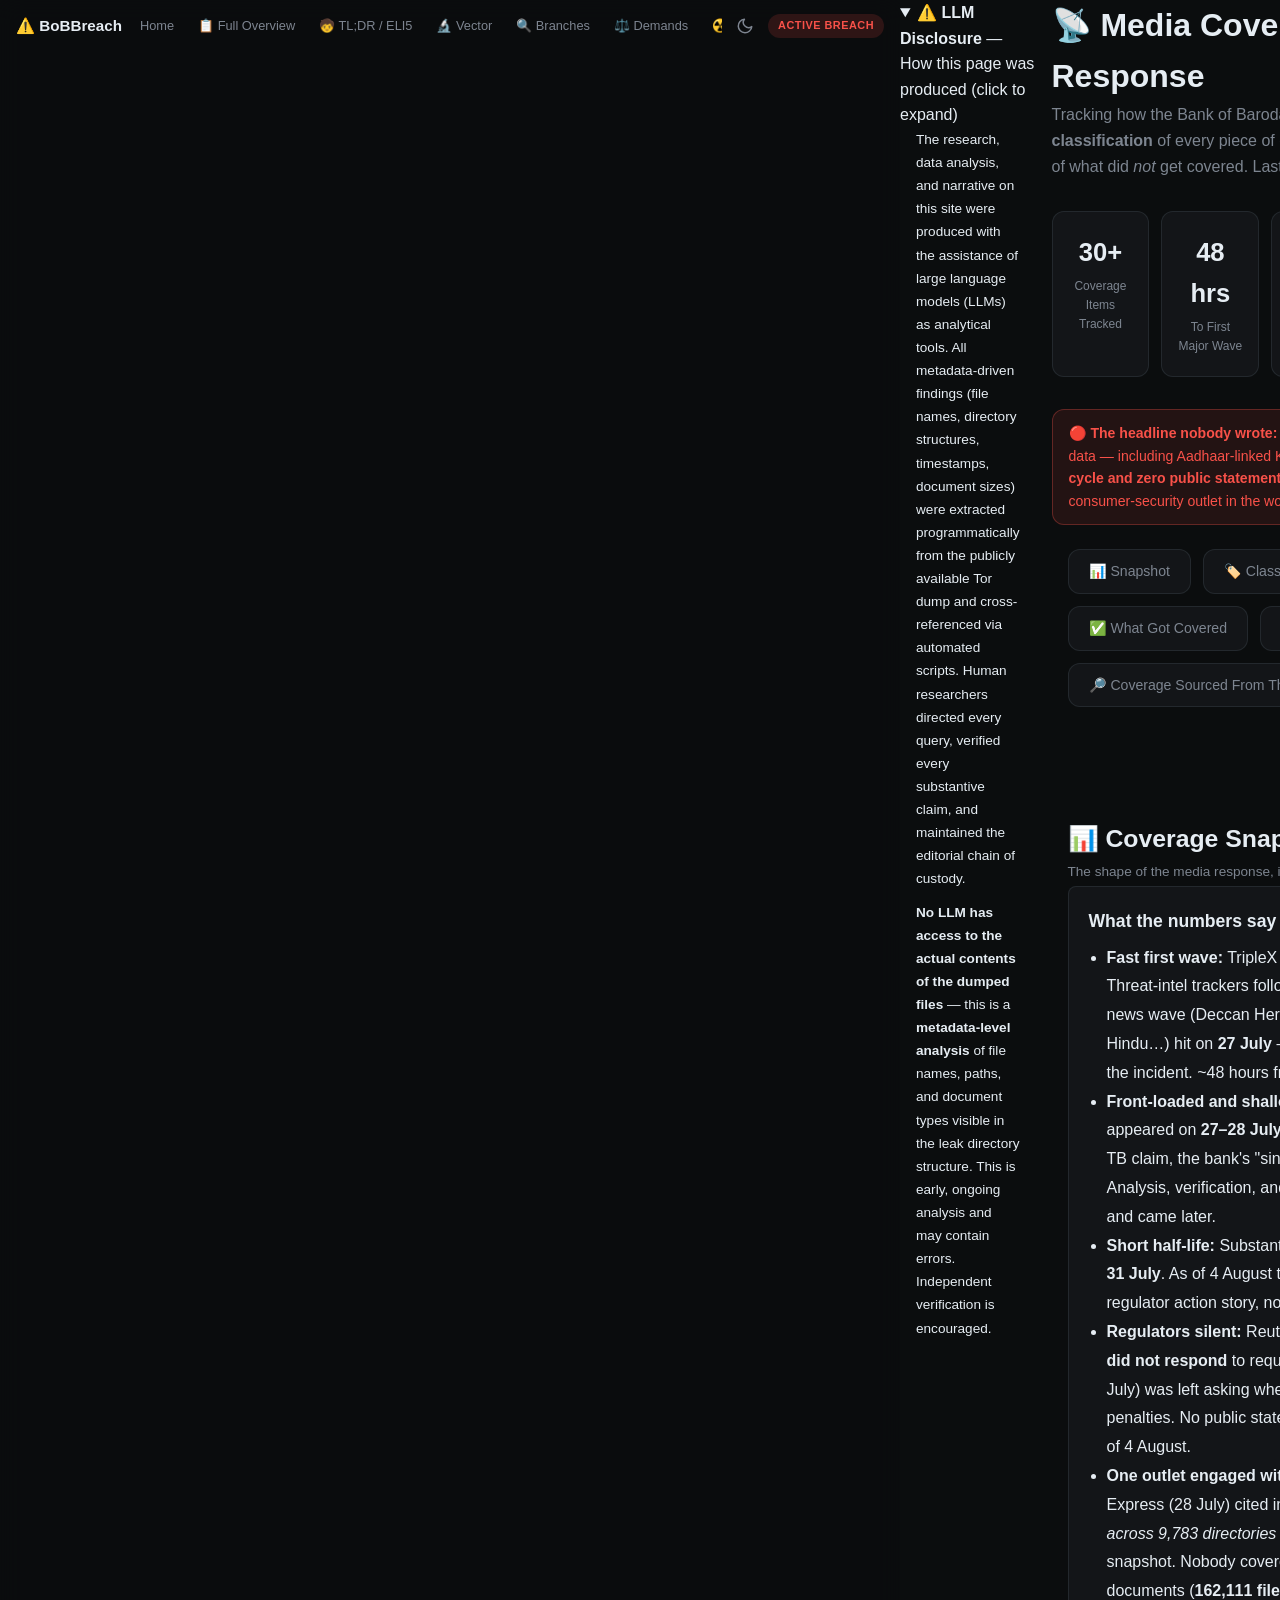
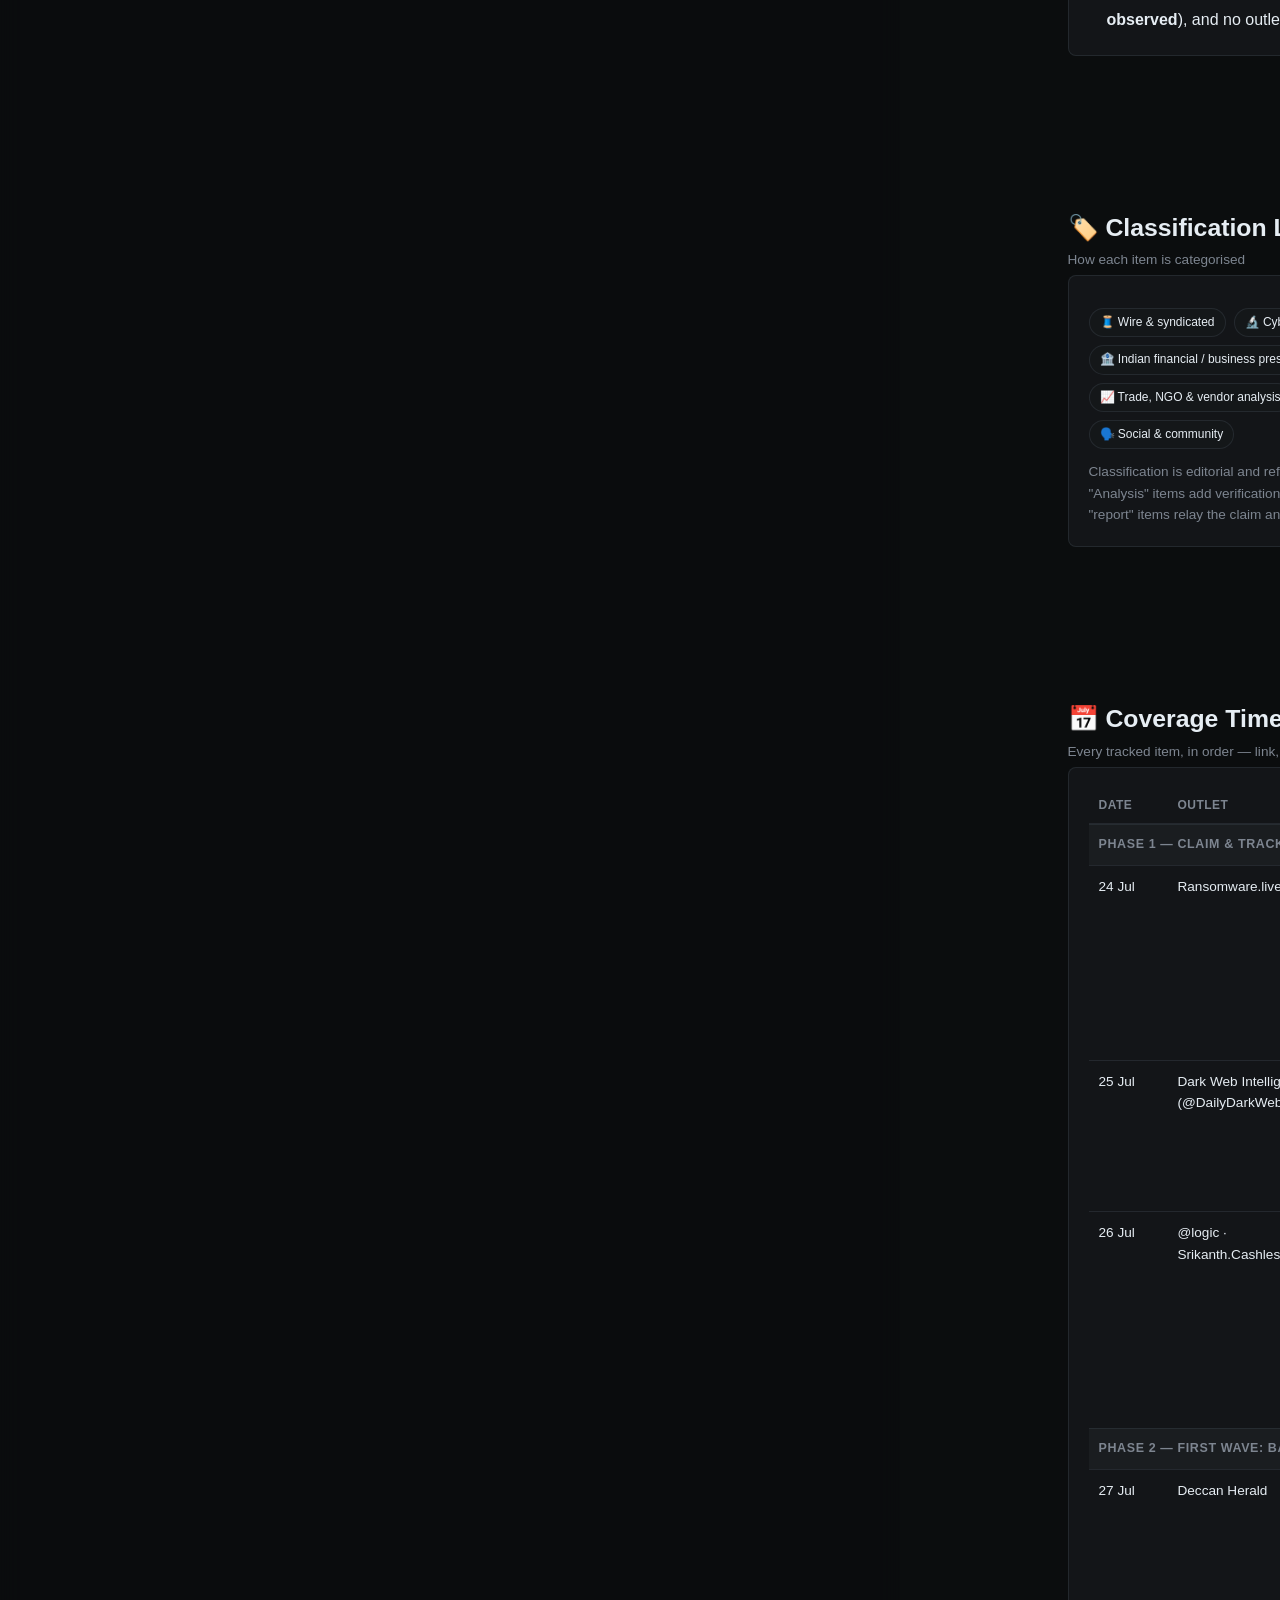
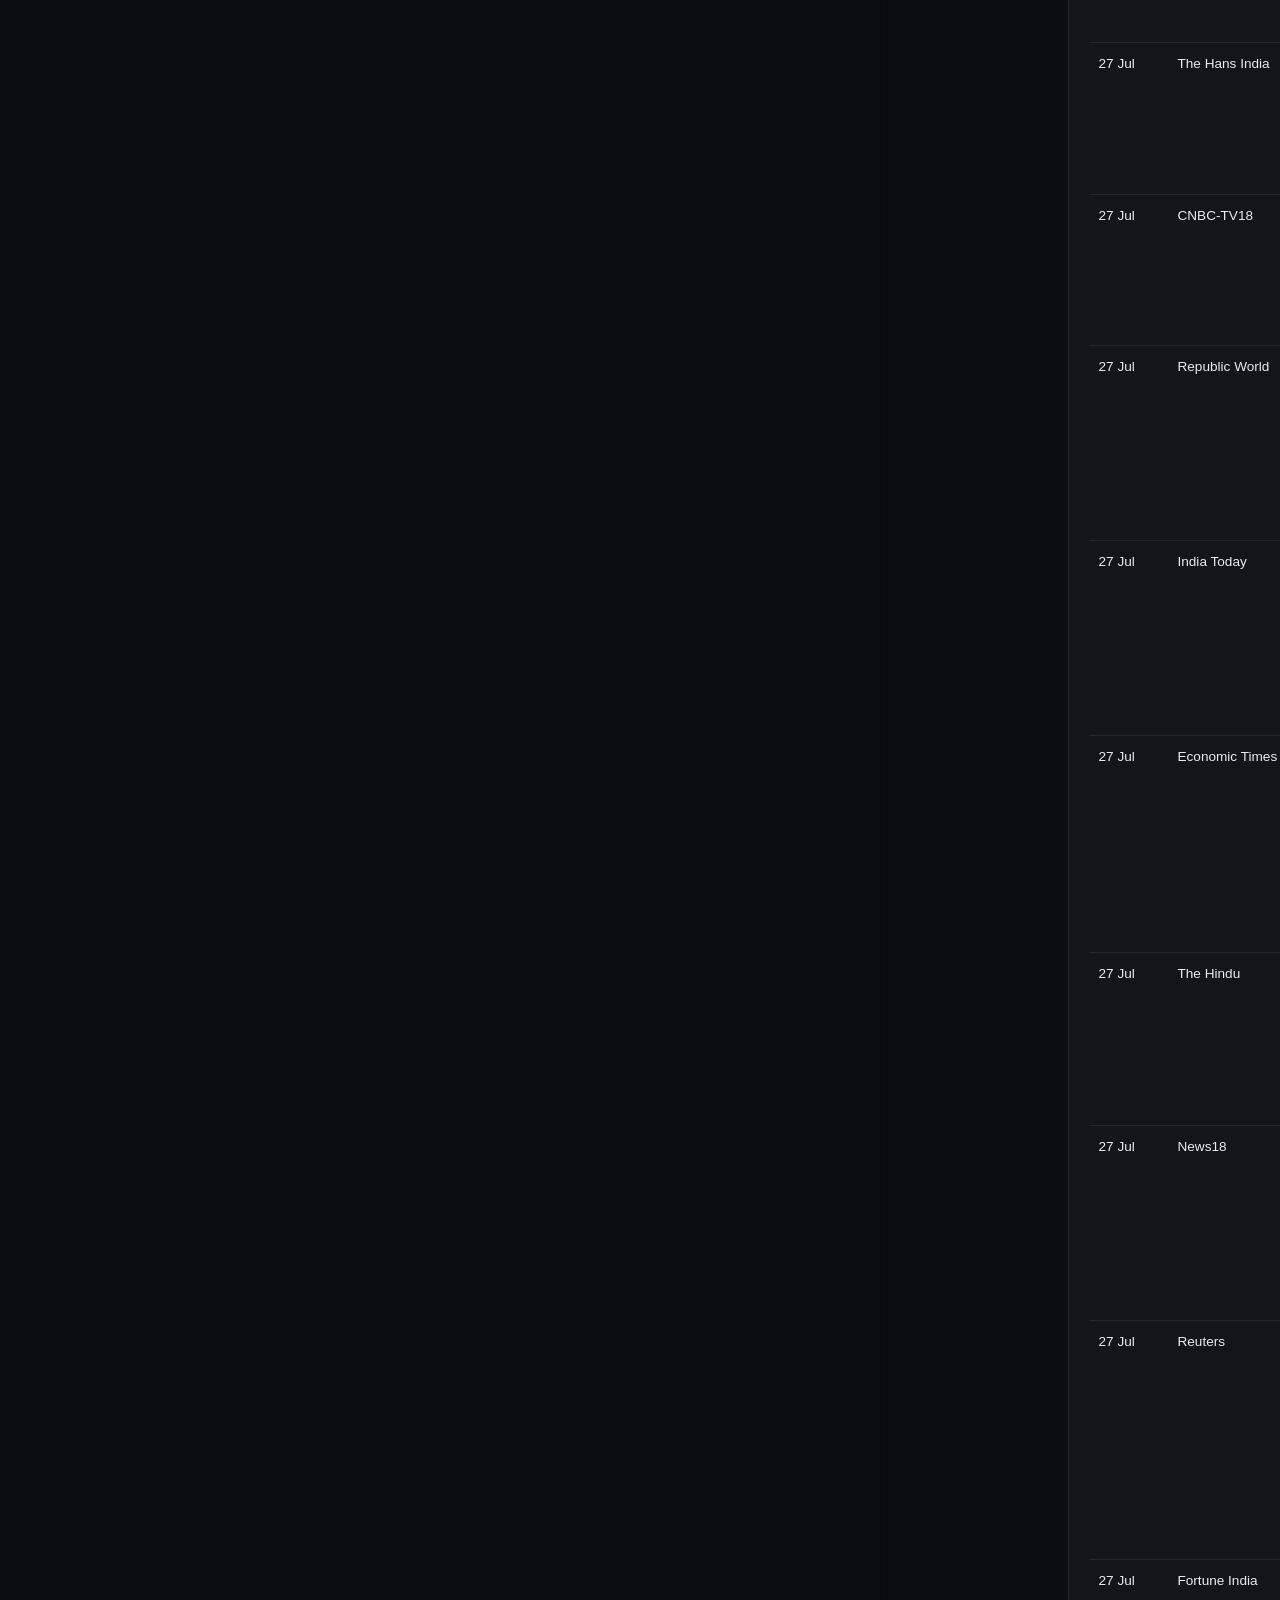
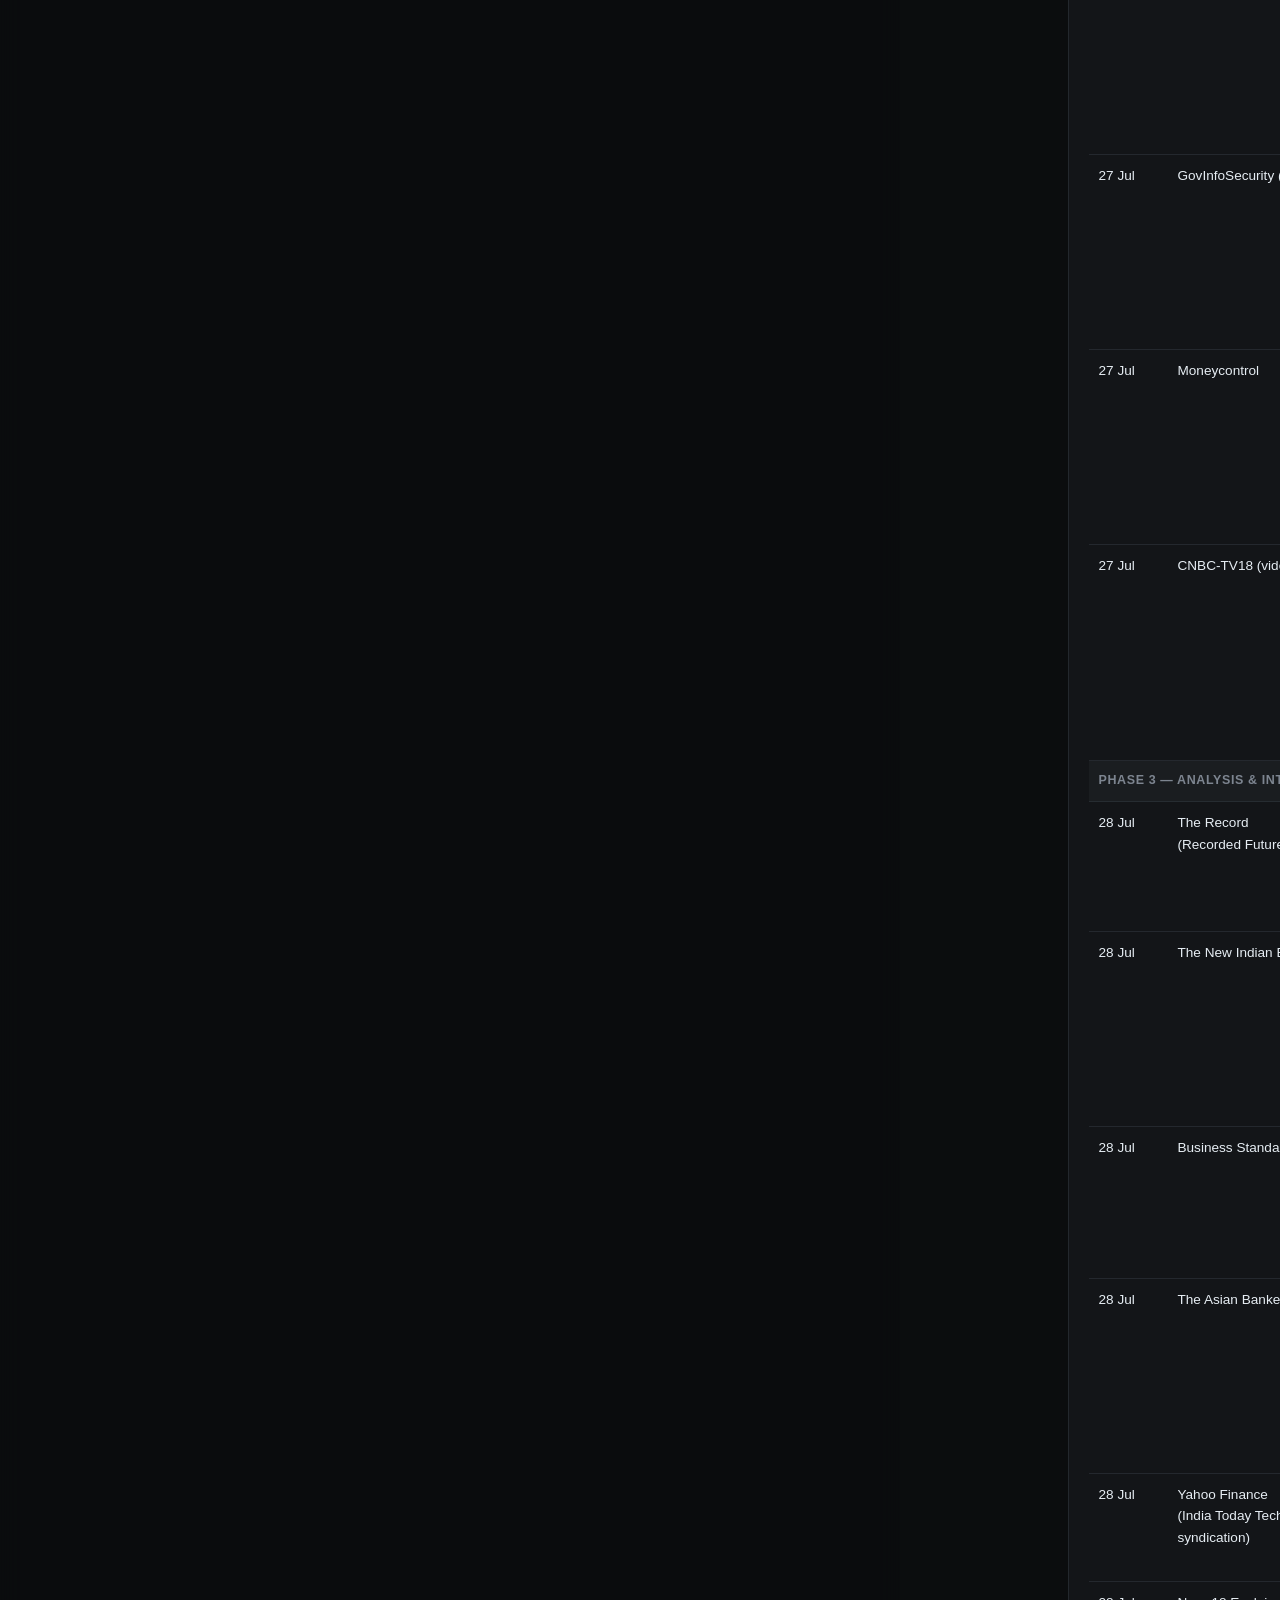
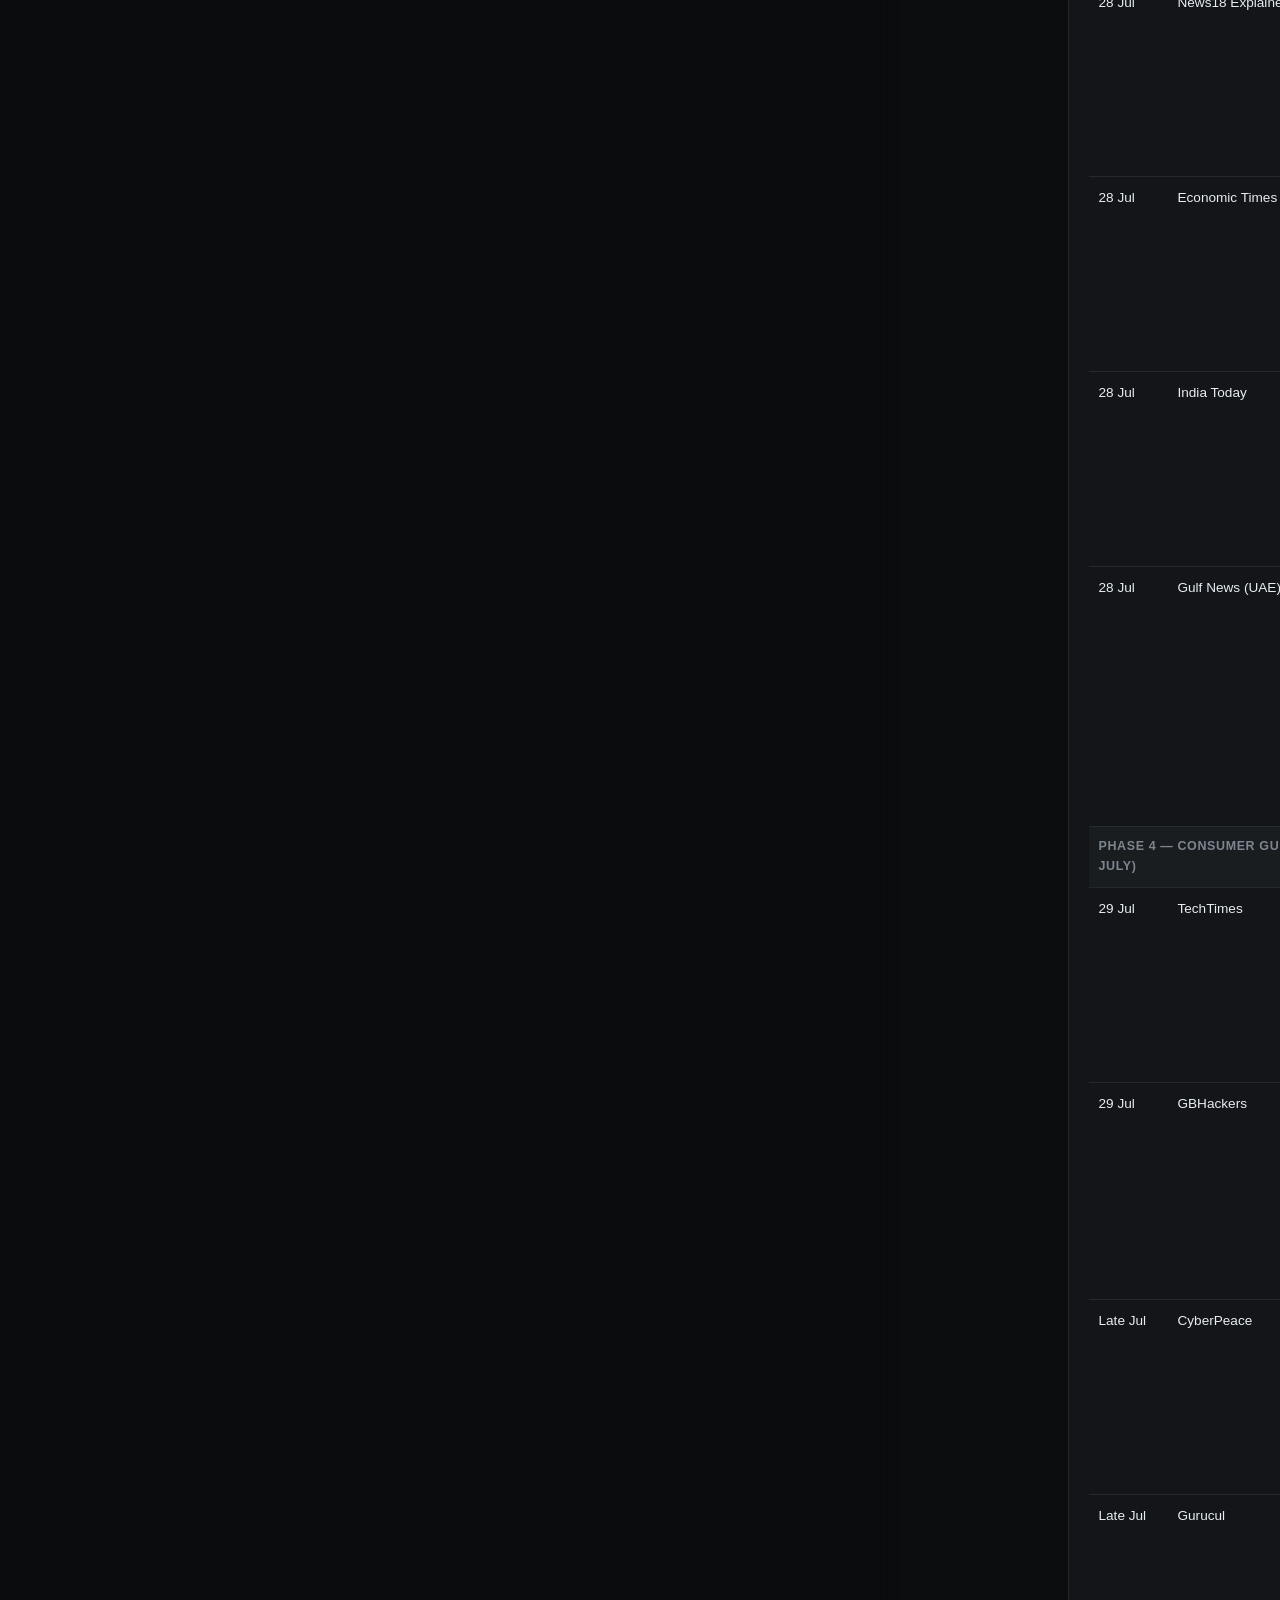
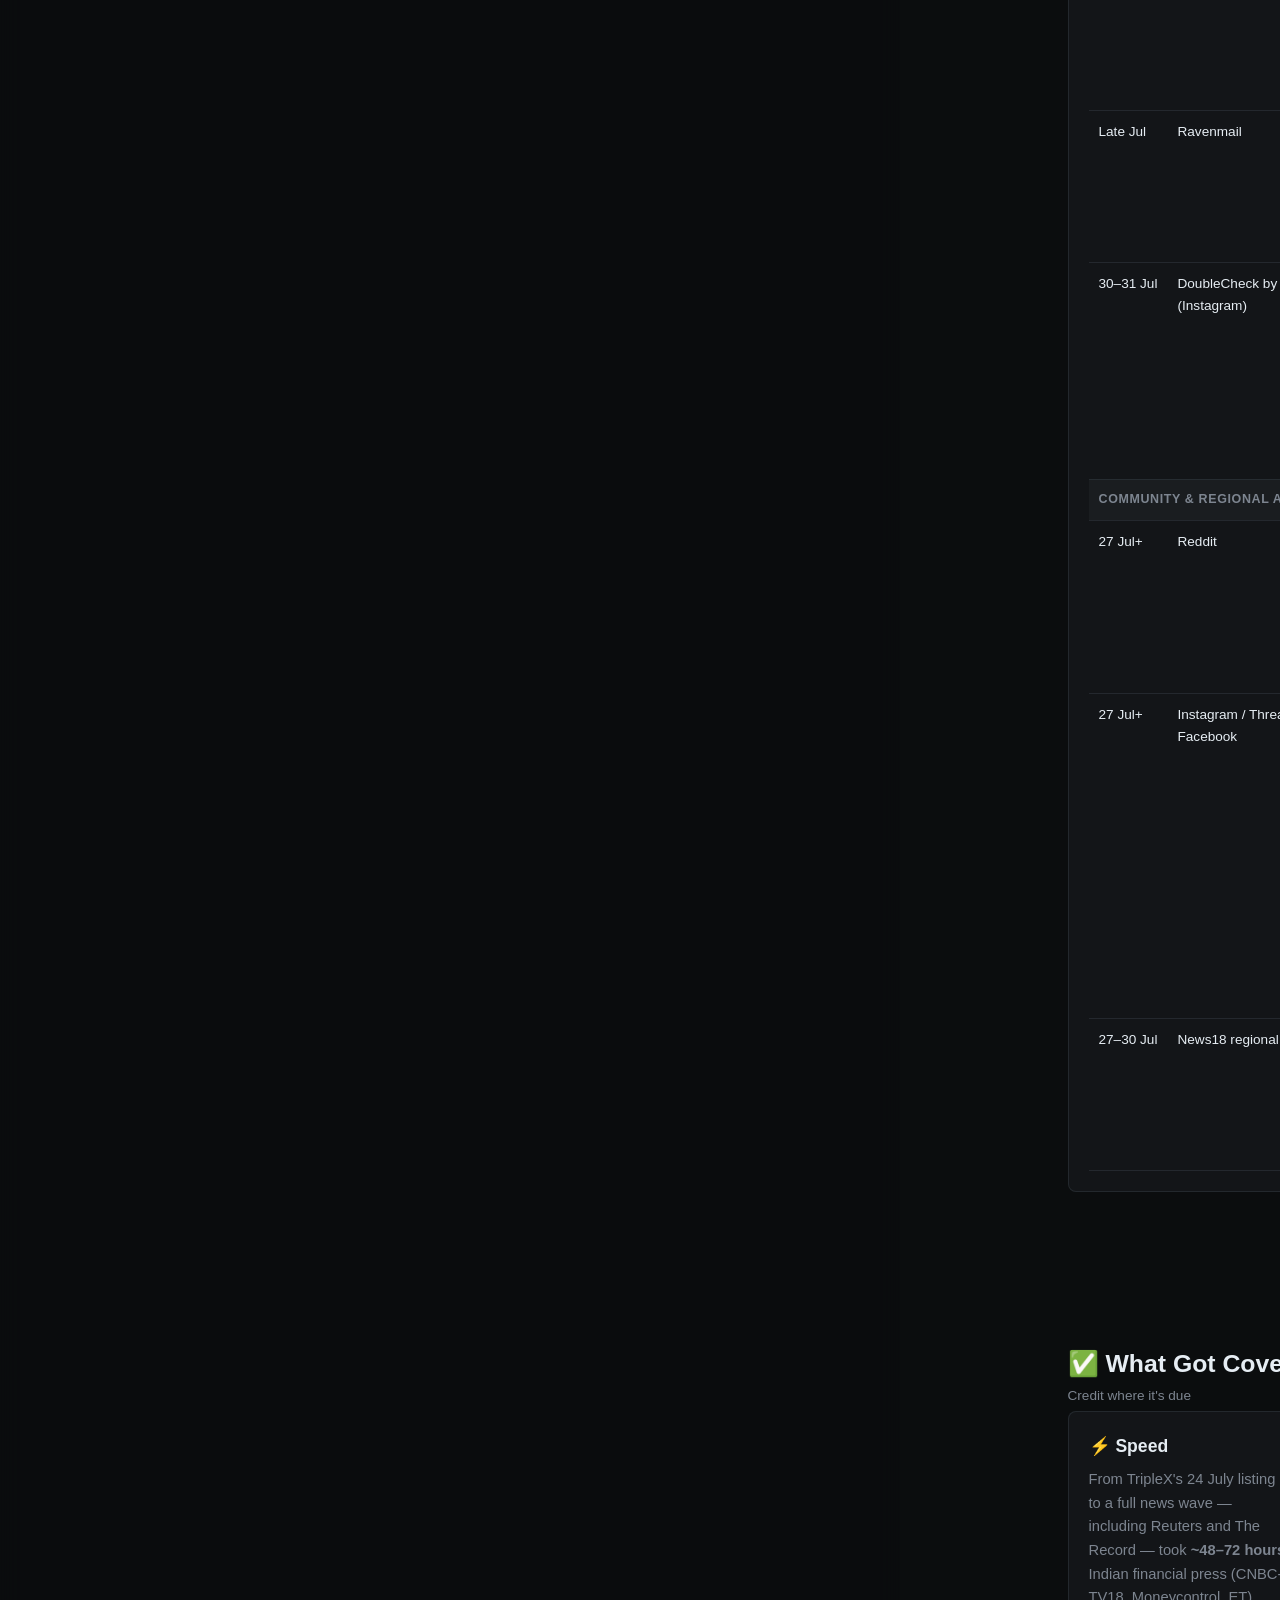
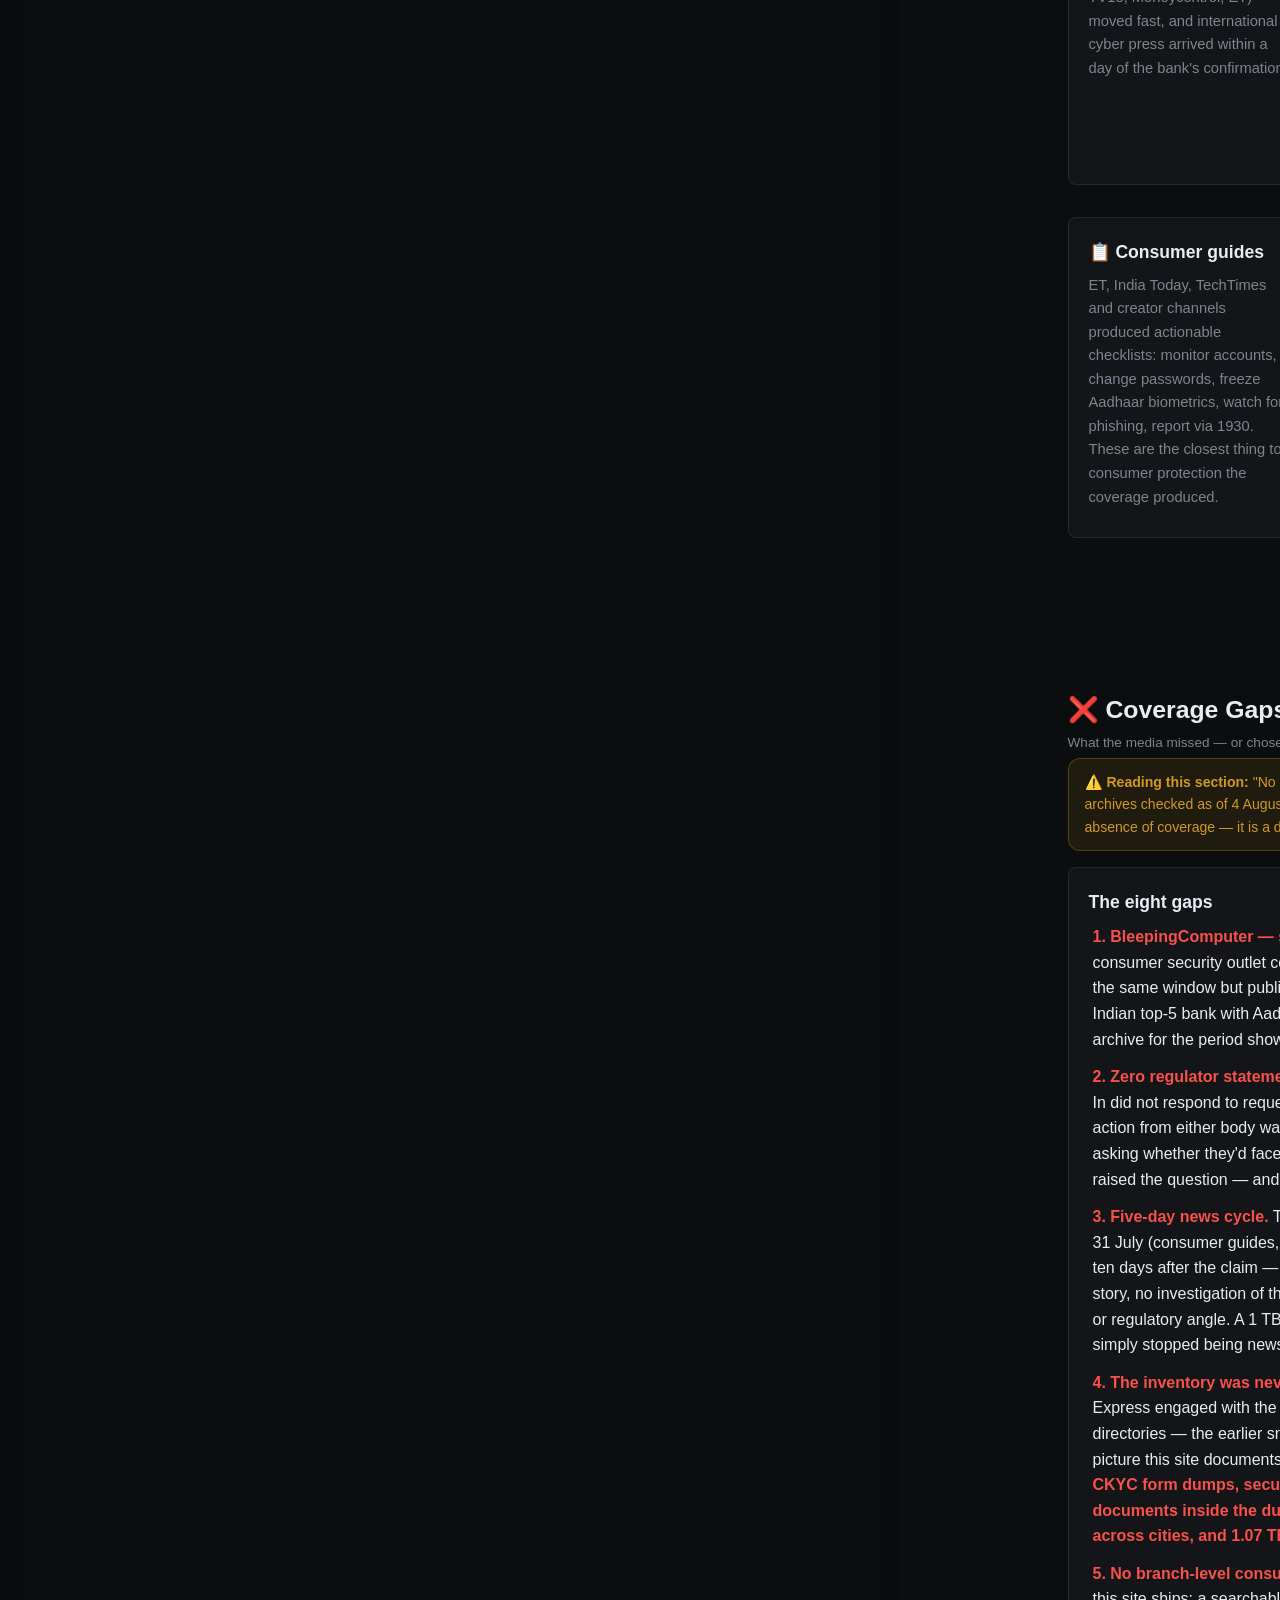
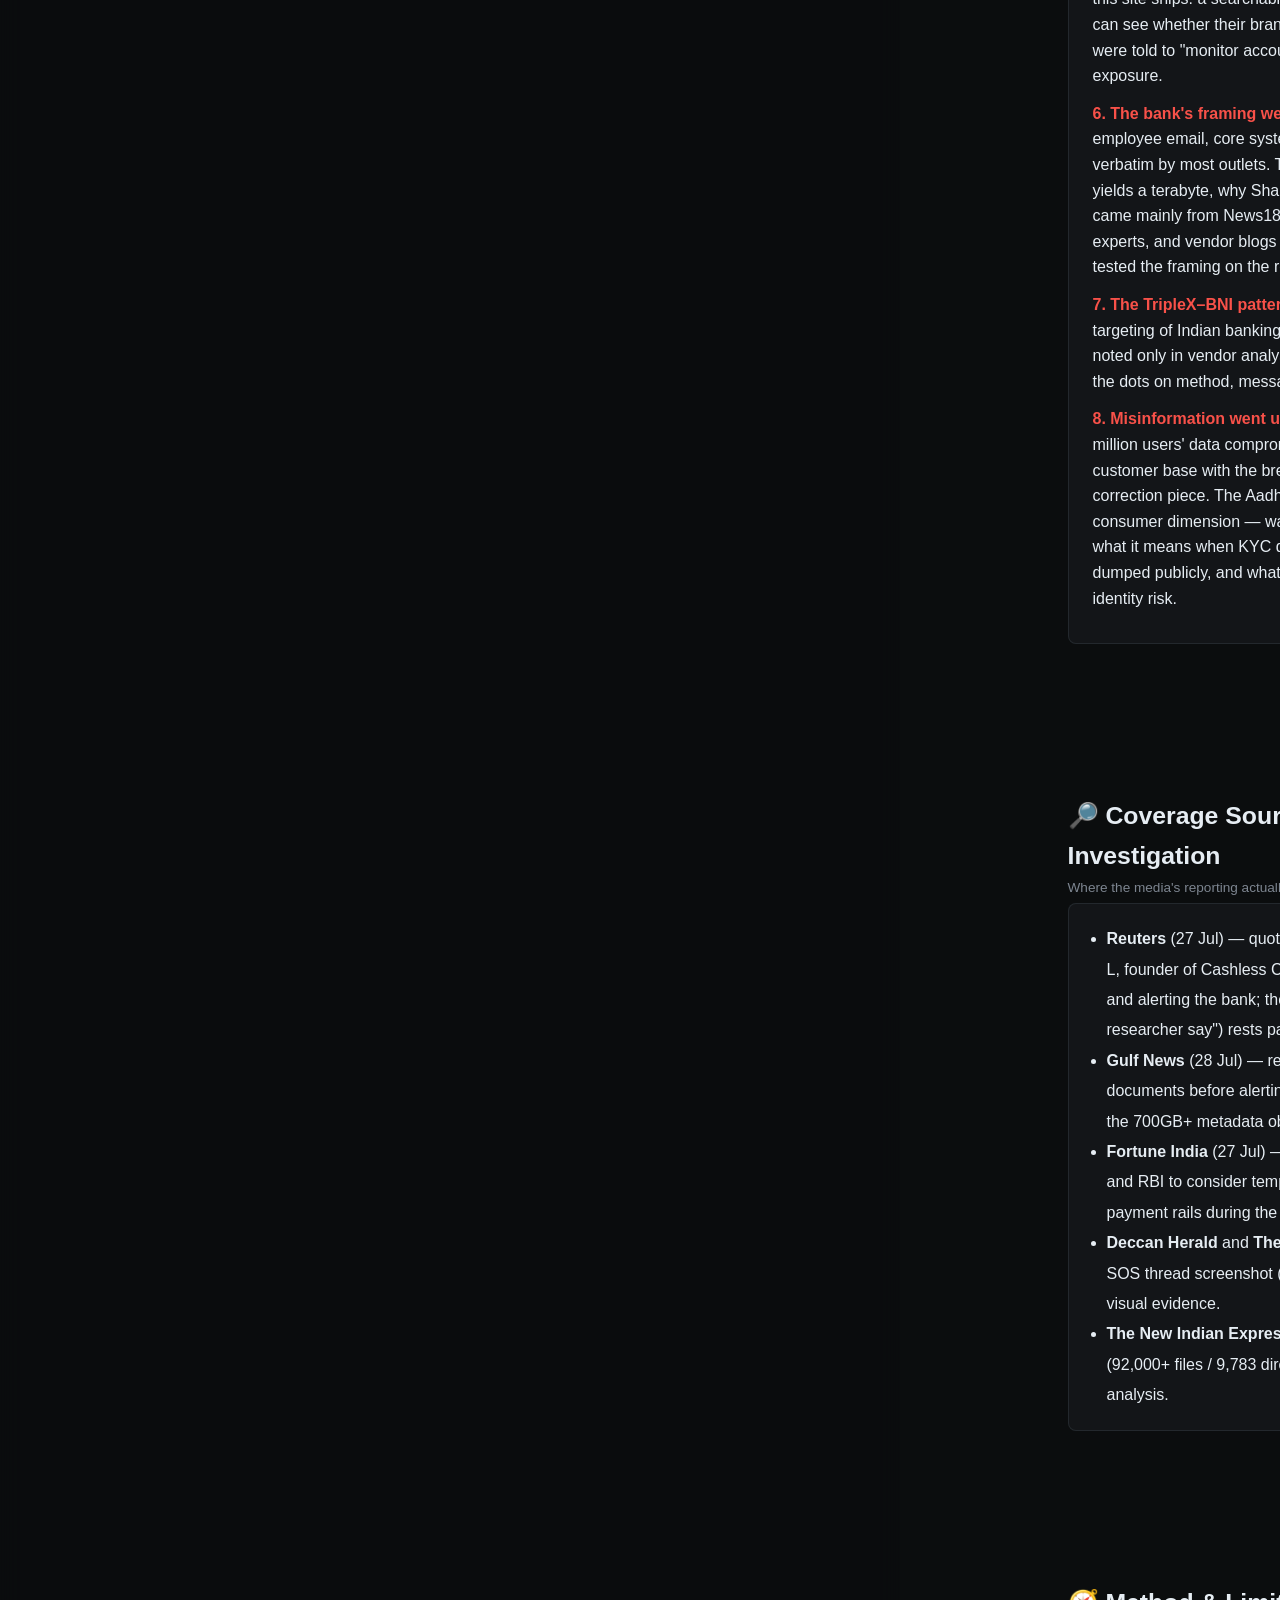
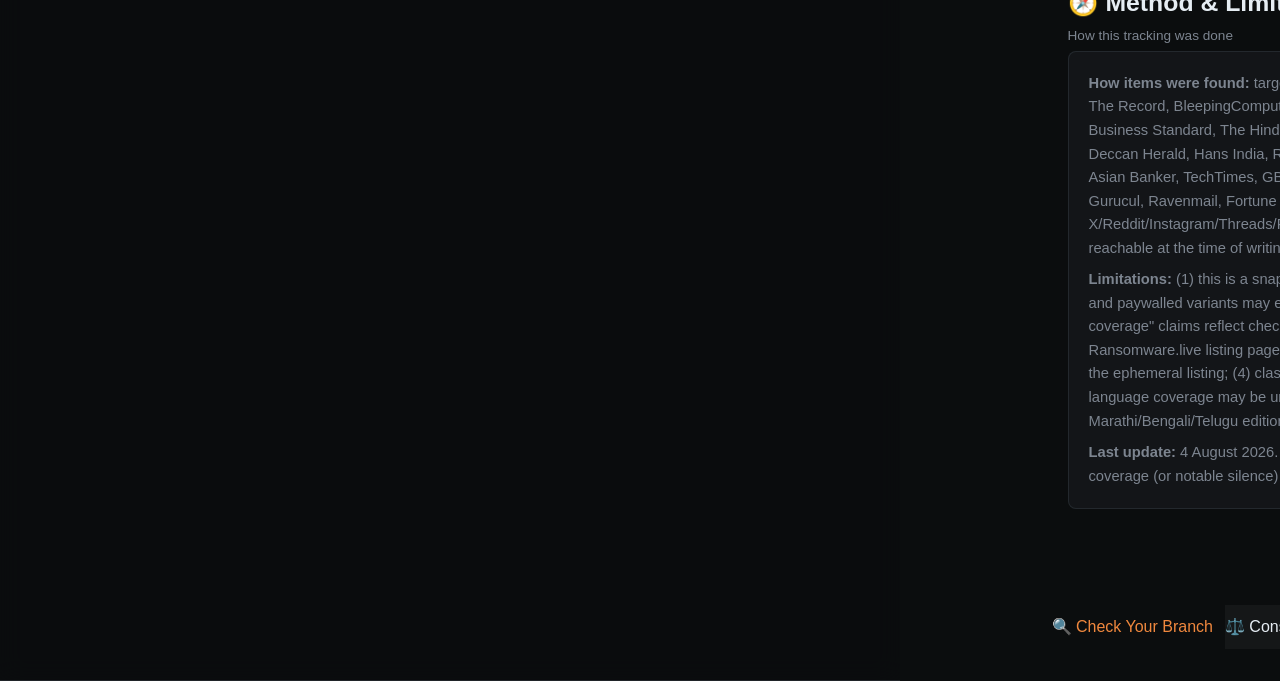
<file: pages/media.html>
<!DOCTYPE html>
<html lang="en" data-theme="dark">
<head>
  <meta charset="UTF-8">
  <meta name="viewport" content="width=device-width, initial-scale=1.0">
  <title>Media Coverage — Bank of Baroda Breach | bobbreach.cashlessconsumer.in</title>
  <meta name="description" content="Comprehensive tracking of media coverage of the Bank of Baroda data breach — links, dates, classification, and the coverage gaps.">
  <link rel="stylesheet" href="../css/style.css">
  <link rel="icon" type="image/svg+xml" href="data:image/svg+xml,<svg xmlns='http://www.w3.org/2000/svg' viewBox='0 0 100 100'><text y='.9em' font-size='90'>🏦</text></svg>">
  <script defer data-domain="bobbreach.cashlessconsumer.in" src="https://plausible.cashlessconsumer.in/js/script.js"></script>
  <style>
    .media-container { max-width: 900px; margin: 0 auto; padding: 0 16px; }
    .media-container h2 { margin-top: 40px; }
    .media-container .card { background: var(--card); border: 1px solid var(--border); border-radius: 8px; padding: 20px; margin-bottom: 16px; }
    .media-container .card h3 { margin: 0 0 8px 0; }
    .media-container .card .meta { font-size: 0.85rem; color: var(--muted); margin-bottom: 8px; }
    .legend { display: flex; flex-wrap: wrap; gap: 8px; margin: 12px 0 4px 0; }
    .legend .chip { font-size: 0.75rem; padding: 4px 10px; border-radius: 20px; border: 1px solid var(--border); background: var(--card); color: var(--fg); }
    .media-table { width: 100%; border-collapse: collapse; font-size: 0.85rem; }
    .media-table th { text-align: left; padding: 8px 10px; border-bottom: 2px solid var(--border); color: var(--muted); font-size: 0.75rem; text-transform: uppercase; letter-spacing: 0.04em; }
    .media-table td { padding: 10px; border-bottom: 1px solid var(--border); vertical-align: top; }
    .media-table a { color: var(--link, #3b82f6); text-decoration: underline; text-underline-offset: 2px; word-break: break-word; }
    .media-table .nowrap { white-space: nowrap; }
    .phase-row td { background: rgba(139,148,158,.06); font-weight: 700; font-size: 0.78rem; text-transform: uppercase; letter-spacing: 0.05em; color: var(--muted); }
    .gap-item { margin-bottom: 12px; padding-left: 4px; }
    .gap-item strong { color: var(--red); }
  </style>
</head>
<body>
  <nav>
  <div class="inner">
    <button class="nav-toggle" id="navToggle" aria-label="Toggle navigation">
      <span></span><span></span><span></span>
    </button>
    <span class="logo">⚠️ BoBBreach</span>
        <div class="links" id="navLinks">
      <a href="../">Home</a>
      <a href="overview.html">📋 Full Overview</a>
      <a href="eli5.html">🧒 TL;DR / ELI5</a>
      <a href="vector.html">🔬 Vector</a>
      <a href="../search.html">🔍 Branches</a>
      <a href="demands.html">⚖️ Demands</a>
      <a href="why.html">☢️ Why</a>
      <a href="media.html" class="active" >📡 Media</a>
      <a href="about.html">About</a>
      <a href="censorship.html">🔇 Censored</a>
    </div>
    <button class="theme-toggle" id="themeToggle" aria-label="Toggle theme" title="Toggle light/dark">
      <svg id="themeIcon" viewBox="0 0 24 24" fill="none" stroke="currentColor" stroke-width="2" stroke-linecap="round" stroke-linejoin="round">
        <path d="M21 12.79A9 9 0 1 1 11.21 3 7 7 0 0 0 21 12.79z"/>
      </svg>
    </button>
    <span class="badge">Active Breach</span>
  </div>
</nav>

  <details class="llm-disclosure" open>
  <summary><strong>⚠️ LLM Disclosure</strong> — How this page was produced (click to expand)</summary>
  <div class="disclosure-body">
    <p>The research, data analysis, and narrative on this site were produced with the assistance of large language models (LLMs) as analytical tools. All metadata-driven findings (file names, directory structures, timestamps, document sizes) were extracted programmatically from the publicly available Tor dump and cross-referenced via automated scripts. Human researchers directed every query, verified every substantive claim, and maintained the editorial chain of custody.</p>
    <p><strong>No LLM has access to the actual contents of the dumped files</strong> — this is a <strong>metadata-level analysis</strong> of file names, paths, and document types visible in the leak directory structure. This is early, ongoing analysis and may contain errors. Independent verification is encouraged.</p>
  </div>
</details>

  <main class="media-container">
    <h1>📡 Media Coverage &amp; Public Response</h1>
    <p style="color:var(--muted);margin-bottom:24px;">
      Tracking how the Bank of Baroda breach was reported — <strong>links, dates, and classification</strong> of every piece of coverage found, plus an honest accounting of what did <em>not</em> get covered. Last checked: <strong>4 August 2026</strong>.
    </p>

    <div class="stats">
      <div class="stat-card"><div class="num">30+</div><div class="label">Coverage Items Tracked</div></div>
      <div class="stat-card"><div class="num">48 hrs</div><div class="label">To First Major Wave</div></div>
      <div class="stat-card"><div class="num">5 days</div><div class="label">Sustained News Cycle</div></div>
      <div class="stat-card"><div class="num">0</div><div class="label">RBI / CERT-In Statements</div></div>
    </div>

    <div class="alert alert-red" style="margin-top:20px;">
      <strong>🔴 The headline nobody wrote:</strong> a ~1 TB leak of a top-5 Indian bank's customer data — including Aadhaar-linked KYC documents — generated a <strong>5-day news cycle and zero public statements from RBI or CERT-In</strong>. The biggest consumer-security outlet in the world did not cover it at all.
    </div>

    <!-- Section Navigation -->
    <div class="section-nav">
      <a href="#snapshot">📊 Snapshot</a>
      <a href="#legend">🏷️ Classification</a>
      <a href="#timeline">📅 Coverage Timeline</a>
      <a href="#well">✅ What Got Covered</a>
      <a href="#gaps">❌ Coverage Gaps</a>
      <a href="#sourced">🔎 Coverage Sourced From This Investigation</a>
      <a href="#method">🧭 Method</a>
    </div>

    <!-- 1. Snapshot -->
    <section class="anchor" id="snapshot">
      <h2>📊 Coverage Snapshot <span class="sub">The shape of the media response, in four numbers</span></h2>
      <div class="card">
        <h3>What the numbers say</h3>
        <ul style="margin:0;padding-left:18px;line-height:1.8;">
          <li><strong>Fast first wave:</strong> TripleX listed the dump on <strong>24 July 2026</strong>. Threat-intel trackers followed within a day, and the first major news wave (Deccan Herald, CNBC-TV18, Reuters, The Hindu…) hit on <strong>27 July</strong> — the same day the bank confirmed the incident. ~48 hours from claim to mainstream coverage.</li>
          <li><strong>Front-loaded and shallow:</strong> Most items (18 of ~30 tracked) appeared on <strong>27–28 July</strong> and reported the same facts — the 1 TB claim, the bank's "single employee email" statement. Analysis, verification, and consumer-guide pieces were thinner and came later.</li>
          <li><strong>Short half-life:</strong> Substantive coverage effectively ended by <strong>29–31 July</strong>. As of 4 August there is no sustained follow-up, no regulator action story, no "what happened next" journalism.</li>
          <li><strong>Regulators silent:</strong> Reuters reported that <strong>RBI and CERT-In did not respond</strong> to requests for comment. India Today (28 July) was left asking whether RBI/CERT-In would face penalties. No public statement from either body was found as of 4 August.</li>
          <li><strong>One outlet engaged with the metadata:</strong> The New Indian Express (28 July) cited inventory figures — <em>92,000+ files across 9,783 directories</em> — consistent with the earlier crawl snapshot. Nobody covered the fuller inventory this site now documents (<strong>162,111 files, 16,474 directories, 1.07 TB observed</strong>), and no outlet built a branch-level search tool.</li>
        </ul>
      </div>
    </section>

    <!-- 2. Legend -->
    <section class="anchor" id="legend">
      <h2>🏷️ Classification Legend <span class="sub">How each item is categorised</span></h2>
      <div class="card">
        <div class="legend">
          <span class="chip">🧵 Wire &amp; syndicated</span>
          <span class="chip">🔬 Cybersecurity press</span>
          <span class="chip">🏦 Indian financial / business press</span>
          <span class="chip">📰 Indian &amp; international general press</span>
          <span class="chip">📈 Trade, NGO &amp; vendor analysis</span>
          <span class="chip">🛰️ Threat-intel &amp; dark-web trackers</span>
          <span class="chip">🗣️ Social &amp; community</span>
        </div>
        <p style="margin:12px 0 0 0;font-size:0.85rem;color:var(--muted);">
          Classification is editorial and reflects the outlet's primary role in this story. "Analysis" items add verification or context beyond the bank's statement; "report" items relay the claim and the bank's response.
        </p>
      </div>
    </section>

    <!-- 3. Timeline -->
    <section class="anchor" id="timeline">
      <h2>📅 Coverage Timeline <span class="sub">Every tracked item, in order — link, date, and class</span></h2>
      <div class="card" style="overflow-x:auto;">
        <table class="media-table">
          <thead>
            <tr><th style="width:90px;">Date</th><th>Outlet</th><th>Headline / Item</th><th style="width:70px;">Class</th></tr>
          </thead>
          <tbody>
            <tr class="phase-row"><td colspan="4">Phase 1 — Claim &amp; trackers (24–26 July)</td></tr>
            <tr>
              <td class="nowrap">24 Jul</td>
              <td>Ransomware.live</td>
              <td>TripleX leak-site listing tracked: ~1 TB claimed, 100K–300K customer account forms. (Listing page rotates; link is to the tracker.)</td>
              <td>🛰️</td>
            </tr>
            <tr>
              <td class="nowrap">25 Jul</td>
              <td>Dark Web Intelligence<br>(@DailyDarkWeb)</td>
              <td>"Threat Actor Claims 1 TB Bank of Baroda Data Leak" — sample + download links posted on X.</td>
              <td>🛰️</td>
            </tr>
            <tr>
              <td class="nowrap">26 Jul</td>
              <td>@logic · Srikanth.CashlessConsumer</td>
              <td>SOS thread with live root-folder proof of the dump, cc'd to @CyberDost and @RBI. Later embedded by Deccan Herald &amp; The Hans India.</td>
              <td>🗣️</td>
            </tr>

            <tr class="phase-row"><td colspan="4">Phase 2 — First wave: bank confirms (27 July)</td></tr>
            <tr>
              <td class="nowrap">27 Jul</td>
              <td>Deccan Herald</td>
              <td><a href="https://www.deccanherald.com/technology/data-breach-in-bank-of-baroda-1tb-of-customer-details-aadhaar-phone-numbers-leaked-on-darknet-4088773" target="_blank" rel="noopener">"Data breach in Bank of Baroda? 1TB of customer details, Aadhaar, phone numbers leaked on darknet"</a></td>
              <td>📰</td>
            </tr>
            <tr>
              <td class="nowrap">27 Jul</td>
              <td>The Hans India</td>
              <td><a href="https://www.thehansindia.com/technology/tech-news/bank-of-baroda-data-leak-1-tb-account-details-names-numbers-and-aadhaar-data-1101902" target="_blank" rel="noopener">"Bank of Baroda Data Leak (1 TB): Account Details, Names, Numbers, and Aadhaar Data"</a></td>
              <td>📰</td>
            </tr>
            <tr>
              <td class="nowrap">27 Jul</td>
              <td>CNBC-TV18</td>
              <td><a href="https://www.cnbctv18.com/technology/bank-of-baroda-alleged-data-breach-hacker-claims-1tb-customer-records-leak-aadhaar-loan-19954576.htm" target="_blank" rel="noopener">"Bank of Baroda hit by alleged data breach; hacker claims 1TB of customer records leaked"</a></td>
              <td>🏦</td>
            </tr>
            <tr>
              <td class="nowrap">27 Jul</td>
              <td>Republic World</td>
              <td><a href="https://www.republicworld.com/business/immediate-containment-measures-implemented-bank-of-baroda-issues-clarity-on-1tb-data-leak-2026-07-27-133590" target="_blank" rel="noopener">"'Immediate Containment Measures Implemented': Bank of Baroda Issues Clarity on Alleged 1TB Data Leak"</a></td>
              <td>📰</td>
            </tr>
            <tr>
              <td class="nowrap">27 Jul</td>
              <td>India Today</td>
              <td><a href="https://www.indiatoday.in/business/story/bank-of-baroda-data-leak-online-1-tb-is-your-money-safe-what-customers-should-do-now-2957190-2026-07-27" target="_blank" rel="noopener">"Bank of Baroda data leak: If you are a BoB customer, here's what you should do now"</a> — consumer guide</td>
              <td>📰</td>
            </tr>
            <tr>
              <td class="nowrap">27 Jul</td>
              <td>Economic Times</td>
              <td><a href="https://m.economictimes.com/news/new-updates/bank-of-baroda-data-breached-is-your-account-in-danger-7-things-you-can-do-to-protect-your-account/articleshow/132676958.cms" target="_blank" rel="noopener">"Bank of Baroda data breached: Is your account in danger? 7 things you can do to protect your account"</a> — consumer guide</td>
              <td>🏦</td>
            </tr>
            <tr>
              <td class="nowrap">27 Jul</td>
              <td>The Hindu</td>
              <td><a href="https://www.thehindu.com/business/Industry/bank-of-baroda-initiates-forensic-investigation-on-data-breach-that-leaked-critical-customer-information/article71273011.ece" target="_blank" rel="noopener">"Bank of Baroda initiates forensic investigation on data breach that leaked critical customer information"</a></td>
              <td>📰</td>
            </tr>
            <tr>
              <td class="nowrap">27 Jul</td>
              <td>News18</td>
              <td><a href="https://www.news18.com/india/bank-of-baroda-data-leak-personal-data-of-3-lakh-customers-compromised-core-banking-systems-secure-10236269.html" target="_blank" rel="noopener">"Bank Of Baroda Data Leak: Personal Data Of 3 Lakh Customers Compromised, Core Banking Systems Secure"</a></td>
              <td>📰</td>
            </tr>
            <tr>
              <td class="nowrap">27 Jul</td>
              <td>Reuters</td>
              <td><a href="https://www.reuters.com/technology/customer-data-indias-bank-baroda-leaked-online-source-researcher-say-2026-07-27/" target="_blank" rel="noopener">"Customer data from India's Bank of Baroda leaked online, source and researcher say"</a> — wire; quoted the Cashless Consumer founder</td>
              <td>🧵</td>
            </tr>
            <tr>
              <td class="nowrap">27 Jul</td>
              <td>Fortune India</td>
              <td><a href="https://www.fortuneindia.com/enterprise/bank-of-baroda-confirms-data-breach-cybersecurity-experts-see-1tb-breach-as-concerning/122589" target="_blank" rel="noopener">"Bank of Baroda confirms data breach; cybersecurity experts see 1TB breach as concerning"</a> — expert analysis</td>
              <td>📈</td>
            </tr>
            <tr>
              <td class="nowrap">27 Jul</td>
              <td>GovInfoSecurity (ISMG)</td>
              <td><a href="https://www.govinfosecurity.com/bank-baroda-breach-tests-disclosure-readiness-a-32335" target="_blank" rel="noopener">"Bank of Baroda Breach Tests Disclosure Readiness"</a> — analysis; notes internal audit spreadsheets exposed</td>
              <td>🔬</td>
            </tr>
            <tr>
              <td class="nowrap">27 Jul</td>
              <td>Moneycontrol</td>
              <td><a href="https://www.moneycontrol.com/technology/bank-of-baroda-data-leak-bank-says-core-banking-systems-remain-secure-after-employee-email-compromise-article-13984933.html" target="_blank" rel="noopener">"Bank of Baroda data leak: Bank says core banking systems remain secure after employee email compromise"</a></td>
              <td>🏦</td>
            </tr>
            <tr>
              <td class="nowrap">27 Jul</td>
              <td>CNBC-TV18 (video)</td>
              <td><a href="https://www.youtube.com/watch?v=orPuGr0sqAk" target="_blank" rel="noopener">"Bank of Baroda Shares Fall Amid Data Breach; Customer Records, Aadhaar Details Leaked on Dark Web"</a> — market-reaction segment</td>
              <td>🏦</td>
            </tr>

            <tr class="phase-row"><td colspan="4">Phase 3 — Analysis &amp; international press (28 July)</td></tr>
            <tr>
              <td class="nowrap">28 Jul</td>
              <td>The Record<br>(Recorded Future News)</td>
              <td><a href="https://therecord.media/india-bank-of-baroda-reports-cybersecurity-incident" target="_blank" rel="noopener">"India's Bank of Baroda confirms cyber incident after hackers claim data theft"</a></td>
              <td>🔬</td>
            </tr>
            <tr>
              <td class="nowrap">28 Jul</td>
              <td>The New Indian Express</td>
              <td><a href="https://www.newindianexpress.com/business/2026/Jul/28/bank-of-baroda-data-leak-internal-documents-allegedly-exposed-after-cyberattack" target="_blank" rel="noopener">"Bank of Baroda data leak: Internal documents allegedly exposed after cyberattack"</a> — cited 92,000+ files / 9,783 directories</td>
              <td>📰</td>
            </tr>
            <tr>
              <td class="nowrap">28 Jul</td>
              <td>Business Standard</td>
              <td><a href="https://www.business-standard.com/companies/news/bank-of-baroda-data-breach-india-biggest-corporate-cyberattacks-126072800727_1.html" target="_blank" rel="noopener">"BoB data breach: A look at India's biggest corporate cyberattacks"</a> — context piece</td>
              <td>🏦</td>
            </tr>
            <tr>
              <td class="nowrap">28 Jul</td>
              <td>The Asian Banker</td>
              <td><a href="https://www.theasianbanker.com/updates-and-articles/india-s-bank-of-baroda-data-breach-exposes-customer-records-after-employee-email-compromise" target="_blank" rel="noopener">"India's Bank of Baroda data breach exposes customer records after employee email compromise"</a> — trade press</td>
              <td>📈</td>
            </tr>
            <tr>
              <td class="nowrap">28 Jul</td>
              <td>Yahoo Finance<br>(India Today Tech syndication)</td>
              <td><a href="https://finance.yahoo.com/technology/ai/articles/india-bank-baroda-faces-alleged-113047992.html" target="_blank" rel="noopener">"India's Bank of Baroda faces alleged 1TB data leak on dark web"</a></td>
              <td>🧵</td>
            </tr>
            <tr>
              <td class="nowrap">28 Jul</td>
              <td>News18 Explainers</td>
              <td><a href="https://www.news18.com/explainers/bob-says-only-1-employees-email-was-hacked-so-how-did-1tb-of-indias-banking-data-end-up-on-dark-web-ws-l-10237457.html" target="_blank" rel="noopener">"BoB Blames One Hacked Email. So How Did 1TB Of India's Banking Data End Up On Dark Web?"</a> — pushback explainer</td>
              <td>📰</td>
            </tr>
            <tr>
              <td class="nowrap">28 Jul</td>
              <td>Economic Times (CISO)</td>
              <td><a href="https://ciso.economictimes.indiatimes.com/news/data-breaches/bob-data-breach-puts-spotlight-on-banking-cybersecurity-as-sensitive-customer-records-surface-on-dark-web/132725840" target="_blank" rel="noopener">"BoB data breach puts spotlight on banking cybersecurity as sensitive customer records surface on dark web"</a></td>
              <td>🏦</td>
            </tr>
            <tr>
              <td class="nowrap">28 Jul</td>
              <td>India Today</td>
              <td><a href="https://www.indiatoday.in/business/companies/story/bank-of-baroda-data-leak-1tb-breach-rbi-cert-in-face-penalties-rbi-customer-safety-2957745-2026-07-28" target="_blank" rel="noopener">"Bank of Baroda data leak: Will RBI, CERT-In face penalties for the 1TB breach?"</a> — regulator-accountability angle</td>
              <td>📰</td>
            </tr>
            <tr>
              <td class="nowrap">28 Jul</td>
              <td>Gulf News (UAE)</td>
              <td><a href="https://gulfnews.com/business/banking/bank-of-baroda-data-leak-what-we-know-so-far-about-alleged-cyber-breach-1.500621898" target="_blank" rel="noopener">"Bank of Baroda Data Leak: Dark Web Breach, Customer … What We Know So Far"</a> — notes 700GB+ per Reuters metadata; cites researcher verification</td>
              <td>📰</td>
            </tr>

            <tr class="phase-row"><td colspan="4">Phase 4 — Consumer guides &amp; vendor analysis (29–31 July)</td></tr>
            <tr>
              <td class="nowrap">29 Jul</td>
              <td>TechTimes</td>
              <td><a href="https://www.techtimes.com/articles/321928/20260729/bank-baroda-breach-triplex-dumps-1-tb-aadhaar-account-data-free.htm" target="_blank" rel="noopener">"Bank of Baroda Breach: TripleX Dumps 1 TB of Aadhaar and Account Data for Free"</a> — consumer guide</td>
              <td>🔬</td>
            </tr>
            <tr>
              <td class="nowrap">29 Jul</td>
              <td>GBHackers</td>
              <td>"Bank of Baroda Confirms Data Breach After Employee Email Account Compromised" (also in the outlet's weekly top-50 newsletter)</td>
              <td>🔬</td>
            </tr>
            <tr>
              <td class="nowrap">Late Jul</td>
              <td>CyberPeace</td>
              <td><a href="https://cyberpeace.org/resources/blogs/the-bank-of-baroda-data-breach-what-we-know-what-we-dont-and-what-comes-next" target="_blank" rel="noopener">"The Bank of Baroda Data Breach ~ What We Know, What We Don't, and What Comes Next"</a> — NGO analysis</td>
              <td>📈</td>
            </tr>
            <tr>
              <td class="nowrap">Late Jul</td>
              <td>Gurucul</td>
              <td><a href="https://gurucul.com/blog/bank-of-baroda-data-leak-analysis-of-the-triple-x-extortion-claim-and-exposed-customer-data" target="_blank" rel="noopener">"Bank of Baroda Data Leak: Analysis of the Triple X Extortion Claim and Exposed Customer Data"</a> — vendor analysis</td>
              <td>📈</td>
            </tr>
            <tr>
              <td class="nowrap">Late Jul</td>
              <td>Ravenmail</td>
              <td><a href="https://ravenmail.io/blog/bank-of-baroda-leak" target="_blank" rel="noopener">"Bank of Baroda Data Leak: Beyond the Email Compromise"</a> — vendor analysis</td>
              <td>📈</td>
            </tr>
            <tr>
              <td class="nowrap">30–31 Jul</td>
              <td>DoubleCheck by Sanket (Instagram)</td>
              <td>Consumer walkthrough videos: pull credit report, lock Aadhaar biometrics via mAadhaar, report via 1930 / cybercrime.gov.in.</td>
              <td>🗣️</td>
            </tr>

            <tr class="phase-row"><td colspan="4">Community &amp; regional amplification (27 Jul – 3 Aug)</td></tr>
            <tr>
              <td class="nowrap">27 Jul+</td>
              <td>Reddit</td>
              <td>r/IndiaTax thread "Bank of Baroda 1TB data leaked…" and r/technology thread on the Reuters report.</td>
              <td>🗣️</td>
            </tr>
            <tr>
              <td class="nowrap">27 Jul+</td>
              <td>Instagram / Threads / Facebook</td>
              <td>News reels (India Today, CNBC-TV18, DoubleCheck), Threads post by @rvcjinsta, Facebook posts (Goa365, viehgroup — the latter spreading the incorrect "42 million users compromised" framing).</td>
              <td>🗣️</td>
            </tr>
            <tr>
              <td class="nowrap">27–30 Jul</td>
              <td>News18 regional</td>
              <td>Story ran in Marathi (Lokmat), Bengali, and Telugu editions — regional-language reach confirmed.</td>
              <td>📰</td>
            </tr>
          </tbody>
        </table>
      </div>
    </section>

    <!-- 4. What got covered -->
    <section class="anchor" id="well">
      <h2>✅ What Got Covered Well <span class="sub">Credit where it's due</span></h2>
      <div class="grid2">
        <div class="card">
          <h3>⚡ Speed</h3>
          <p>From TripleX's 24 July listing to a full news wave — including Reuters and The Record — took <strong>~48–72 hours</strong>. Indian financial press (CNBC-TV18, Moneycontrol, ET) moved fast, and international cyber press arrived within a day of the bank's confirmation.</p>
        </div>
        <div class="card">
          <h3>🛡️ Bank response verification</h3>
          <p>Media did confirm the essentials: the incident, the compromised employee email, the forensic investigation, and the "core systems not accessed" claim. Several outlets (GovInfoSecurity, Gulf News, News18) noted what the bank did <em>not</em> disclose — customer count, scope, regions.</p>
        </div>
        <div class="card">
          <h3>📋 Consumer guides</h3>
          <p>ET, India Today, TechTimes and creator channels produced actionable checklists: monitor accounts, change passwords, freeze Aadhaar biometrics, watch for phishing, report via 1930. These are the closest thing to consumer protection the coverage produced.</p>
        </div>
        <div class="card">
          <h3>🔍 Independent researcher sourcing</h3>
          <p>Reuters quoted the <strong>Cashless Consumer founder</strong> as the researcher who verified samples and alerted the bank; Gulf News, Fortune India, Deccan Herald and Hans India also cited or embedded this investigation's thread.</p>
        </div>
      </div>
    </section>

    <!-- 5. Coverage gaps -->
    <section class="anchor" id="gaps">
      <h2>❌ Coverage Gaps <span class="sub">What the media missed — or chose not to cover</span></h2>
      <div class="alert alert-yellow"><strong>⚠️ Reading this section:</strong> "No coverage" means no item was found in the archives checked as of 4 August 2026. Absence of a link is not proof of absence of coverage — it is a documented search result.</div>
      <div class="card">
        <h3>The eight gaps</h3>
        <div class="gap-item"><strong>1. BleepingComputer — silent.</strong> The world's most-read consumer security outlet covered far smaller bank incidents in the same window but published nothing on a ~1 TB leak of an Indian top-5 bank with Aadhaar-linked KYC data. Its "bank" tag archive for the period shows no BoB story.</div>
        <div class="gap-item"><strong>2. Zero regulator statements.</strong> Reuters reported RBI and CERT-In did not respond to requests. No public statement, advisory, or action from either body was found. India Today's 28 July piece asking whether they'd face penalties is the only outlet that even raised the question — and there has been no follow-up.</div>
        <div class="gap-item"><strong>3. Five-day news cycle.</strong> The last substantive coverage was 29–31 July (consumer guides, vendor analysis). As of 4 August — ten days after the claim — there is no "what happened next" story, no investigation of the bank's disclosure, no parliamentary or regulatory angle. A 1 TB breach of a bank serving millions simply stopped being news.</div>
        <div class="gap-item"><strong>4. The inventory was never examined.</strong> Only The New Indian Express engaged with the metadata (92,000+ files / 9,783 directories — the earlier snapshot). No outlet covered the fuller picture this site documents: <strong>162,111 files, 16,474 directories, CKYC form dumps, security/VAPT reports and internal audit documents inside the dump, a 1,088+ branch footprint across cities, and 1.07 TB observed volume</strong>.</div>
        <div class="gap-item"><strong>5. No branch-level consumer tool.</strong> No newsroom built what this site ships: a searchable branch/IFSC checker so customers can see whether their branch's files are in the dump. Consumers were told to "monitor accounts" but never given the tool to check exposure.</div>
        <div class="gap-item"><strong>6. The bank's framing went largely unchallenged.</strong> "Single employee email, core systems secure" was repeated near-verbatim by most outlets. The pushback — how one mailbox yields a terabyte, why SharePoint-adjacent data still matters — came mainly from News18's explainer, Fortune India's quoted experts, and vendor blogs (Gurucul, Ravenmail). No major outlet tested the framing on the record.</div>
        <div class="gap-item"><strong>7. The TripleX–BNI pattern under-covered.</strong> TripleX's earlier targeting of Indian banking infrastructure (the BNI breach) was noted only in vendor analysis. No mainstream piece connected the dots on method, messaging, or the "free dump" strategy.</div>
        <div class="gap-item"><strong>8. Misinformation went uncorrected.</strong> Social posts claimed "42 million users' data compromised" (a conflation of BoB's total customer base with the breach scope). No outlet ran a scope-correction piece. The Aadhaar angle — the most serious consumer dimension — was mentioned but never examined: what it means when KYC documents with Aadhaar numbers are dumped publicly, and what customers should do about biometric identity risk.</div>
      </div>
    </section>

    <!-- 6. Sourced from this investigation -->
    <section class="anchor" id="sourced">
      <h2>🔎 Coverage Sourced From This Investigation <span class="sub">Where the media's reporting actually came from</span></h2>
      <div class="card">
        <ul style="margin:0;padding-left:18px;line-height:1.9;">
          <li><strong>Reuters</strong> (27 Jul) — quoted "cybersecurity researcher Srikanth L, founder of Cashless Consumer" as verifying leaked samples and alerting the bank; the story's framing ("source and researcher say") rests partly on this work.</li>
          <li><strong>Gulf News</strong> (28 Jul) — reported the researcher verified sample documents before alerting the bank and authorities, and noted the 700GB+ metadata observation.</li>
          <li><strong>Fortune India</strong> (27 Jul) — quoted the researcher urging NPCI and RBI to consider temporarily disconnecting BoB from payment rails during the investigation.</li>
          <li><strong>Deccan Herald</strong> and <strong>The Hans India</strong> (27 Jul) — embedded the SOS thread screenshot (the live root-folder proof) as their visual evidence.</li>
          <li><strong>The New Indian Express</strong> (28 Jul) — cited inventory metadata (92,000+ files / 9,783 directories) drawn from the public dump analysis.</li>
        </ul>
      </div>
    </section>

    <!-- 7. Method -->
    <section class="anchor" id="method">
      <h2>🧭 Method &amp; Limitations <span class="sub">How this tracking was done</span></h2>
      <div class="card">
        <p><strong>How items were found:</strong> targeted web searches per outlet (Reuters, The Record, BleepingComputer, CNBC-TV18, Moneycontrol, ET, Business Standard, The Hindu, India Today, TOI, News18, NIE, Deccan Herald, Hans India, Republic, Gulf News, Yahoo Finance, The Asian Banker, TechTimes, GBHackers, GovInfoSecurity, CyberPeace, Gurucul, Ravenmail, Fortune India) plus X/Reddit/Instagram/Threads/Facebook searches. Every listed link was reachable at the time of writing.</p>
        <p><strong>Limitations:</strong> (1) this is a snapshot as of <strong>4 August 2026</strong>; syndication and paywalled variants may exist beyond the listed URLs; (2) "no coverage" claims reflect checked archives, not proof of absence; (3) Ransomware.live listing pages rotate, so the link is to the tracker, not the ephemeral listing; (4) classification is editorial; (5) regional-language coverage may be under-counted — only News18's Marathi/Bengali/Telugu editions were confirmed.</p>
        <p style="margin-bottom:0;"><strong>Last update:</strong> 4 August 2026. This page will be refreshed as new coverage (or notable silence) is found.</p>
      </div>
    </section>

    <div style="display:flex;gap:12px;flex-wrap:wrap;margin:32px 0;">
      <a href="../search.html" class="cta">🔍 Check Your Branch</a>
      <a href="demands.html" class="cta" style="background:var(--bg2);color:var(--fg);">⚖️ Consumer Demands</a>
      <a href="why.html" class="cta" style="background:var(--bg2);color:var(--fg);">☢️ Why This Matters</a>
    </div>
  </main>

  <footer class="footer">
    <p>
      <strong>BoBBreach — Indicative Triage</strong> · Published by <a href="https://www.cashlessconsumer.in" target="_blank">CashlessConsumer</a> · 
      <a href="https://github.com/CashlessConsumer/BoBBreach" target="_blank">Open Source on GitHub</a> · 
      <a href="about.html">Methodology &amp; Disclaimer</a>
    </p>
    <p style="margin-top:8px;font-size:0.8rem;color:var(--muted);">
      Data on this site is based on <strong>initial, ongoing OSINT analysis</strong> and has not been independently verified by the affected entities.
      This is <strong>not legal advice</strong>. If you are a Bank of Baroda customer, contact your branch directly or visit the official BoB website for authoritative information.
    </p>
  </footer>

  <script>
    const themeToggle = document.getElementById('themeToggle');
    const themeIcon = document.getElementById('themeIcon');
    const html = document.documentElement;
    const saved = localStorage.getItem('theme') || 'dark';
    html.setAttribute('data-theme', saved);
    updateIcon(saved);
    themeToggle.addEventListener('click', () => {
      const current = html.getAttribute('data-theme');
      const next = current === 'dark' ? 'light' : 'dark';
      html.setAttribute('data-theme', next);
      localStorage.setItem('theme', next);
      updateIcon(next);
    });
    function updateIcon(theme) {
      themeIcon.innerHTML = theme === 'dark'
        ? '<path d="M21 12.79A9 9 0 1 1 11.21 3 7 7 0 0 0 21 12.79z"/>'
        : '<circle cx="12" cy="12" r="5"/><g stroke="currentColor" stroke-width="2"><line x1="12" y1="1" x2="12" y2="3"/><line x1="12" y1="21" x2="12" y2="23"/><line x1="4.22" y1="4.22" x2="5.64" y2="5.64"/><line x1="18.36" y1="18.36" x2="19.78" y2="19.78"/><line x1="1" y1="12" x2="3" y2="12"/><line x1="21" y1="12" x2="23" y2="12"/><line x1="4.22" y1="19.78" x2="5.64" y2="18.36"/><line x1="18.36" y1="5.64" x2="19.78" y2="4.22"/></g>';
    }
  </script>
<script src="../js/main.js"></script>
</body>
</html>
</file>
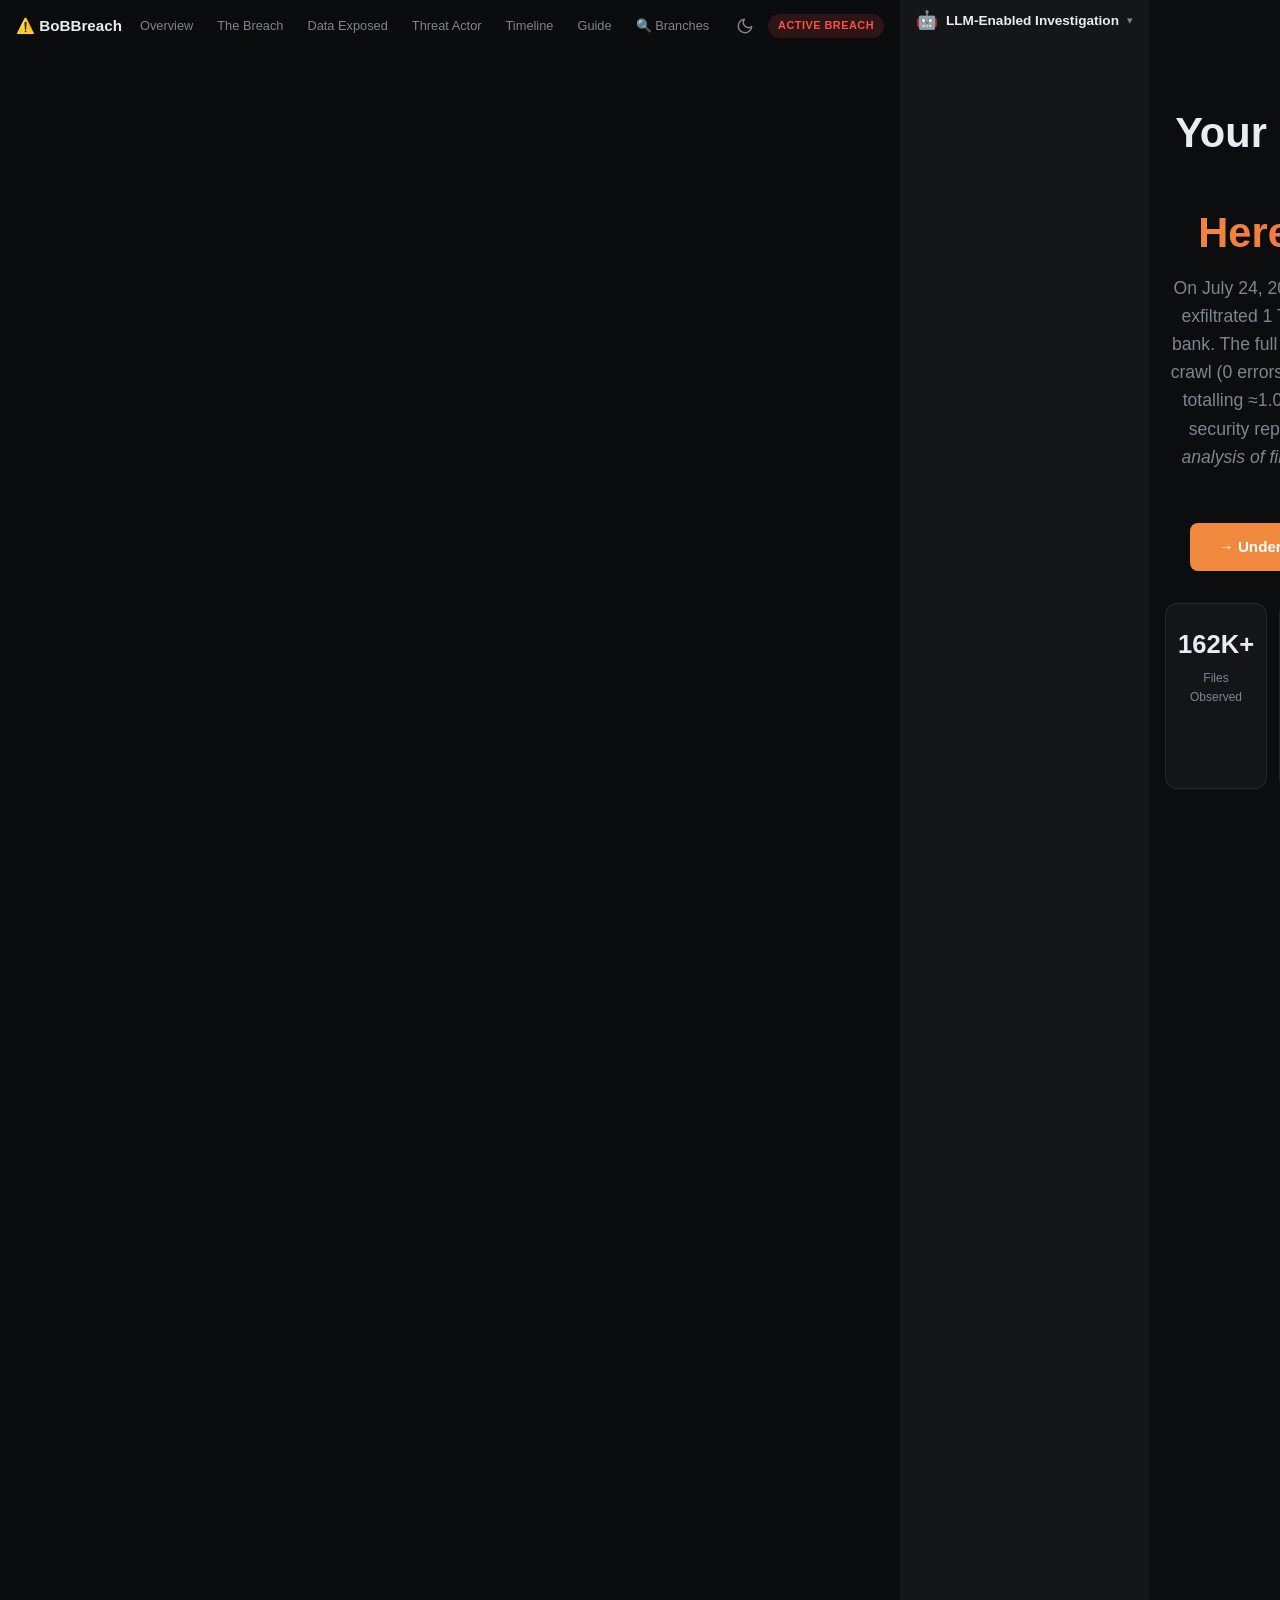
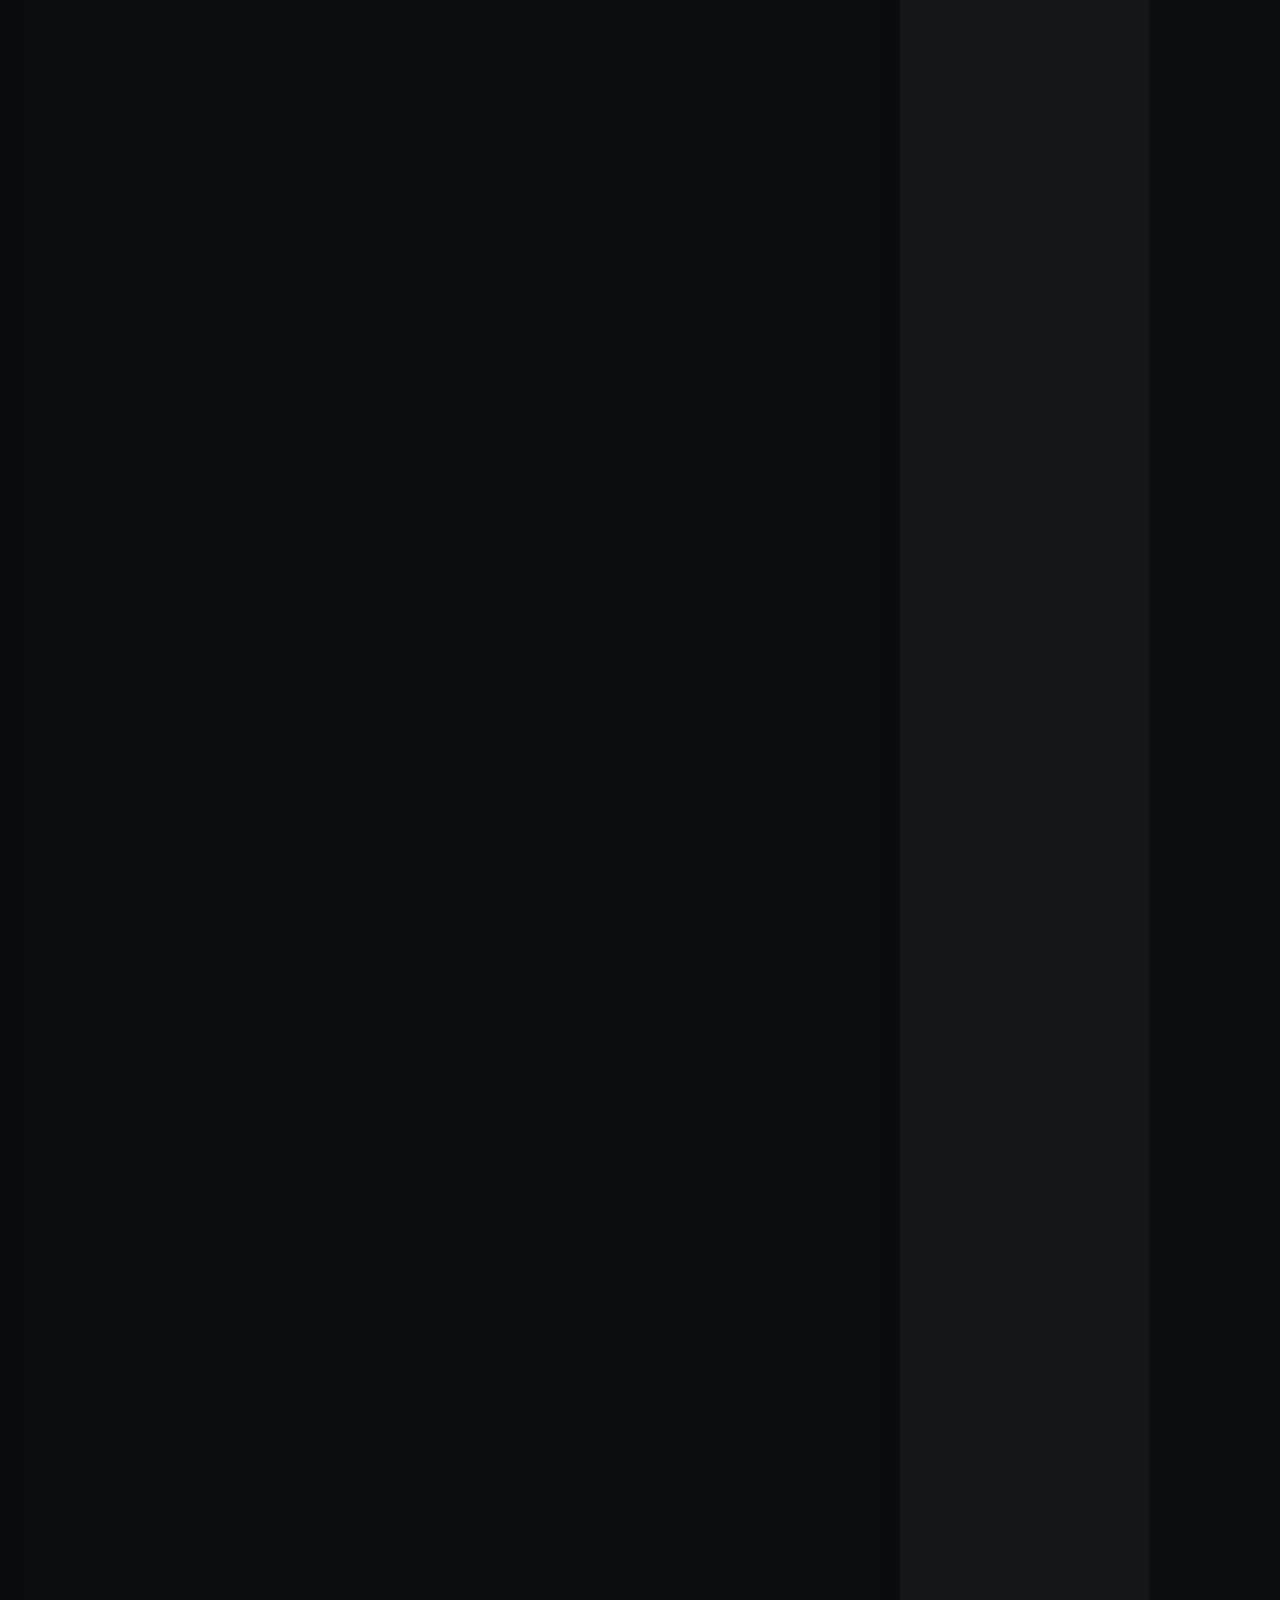
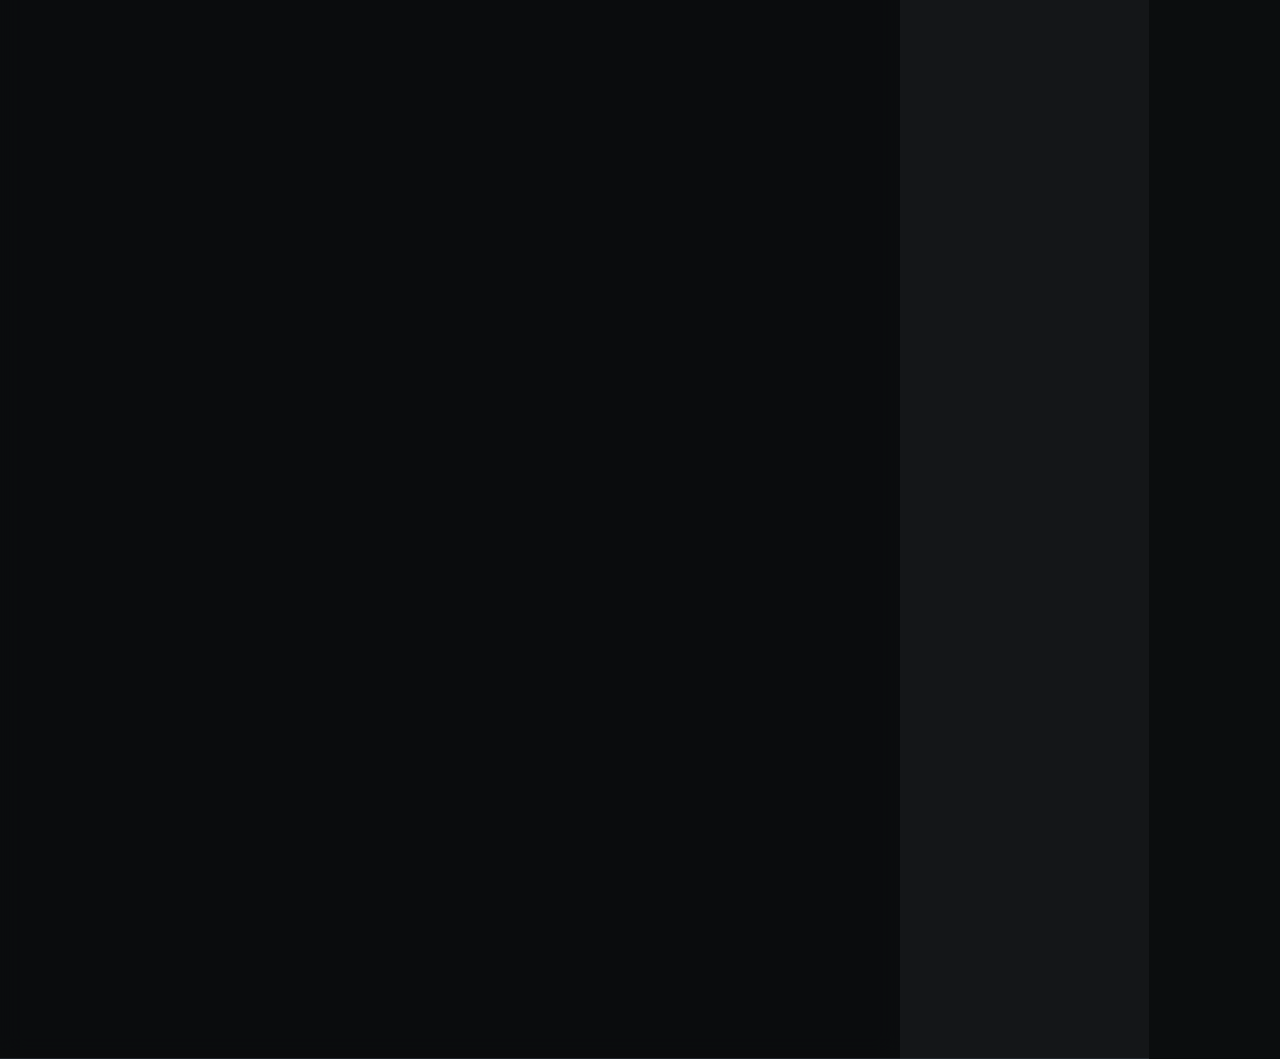
<file: pages/overview.html>
<!DOCTYPE html>
<html lang="en" data-theme="dark">
<head>
<meta charset="UTF-8">
<meta name="viewport" content="width=device-width, initial-scale=1.0">
<title>BoBBreach — Bank of Baroda Data Breach Investigation | CashlessConsumer</title>
<meta name="description" content="Indicative analysis of files exposed in the Bank of Baroda data breach by Triple X ransomware group. Check your branch, understand the impact, and protect yourself.">
<meta name="theme-color" content="#0b0d0e">
<link rel="canonical" href="https://bobbreach.cashlessconsumer.in/pages/overview.html">
<link rel="stylesheet" href="../css/style.css">
</head>
<body>

<!-- ═══ Navigation ═══ -->
<nav>
  <div class="inner">
    <button class="nav-toggle" id="navToggle" aria-label="Toggle navigation">
      <span></span><span></span><span></span>
    </button>
    <span class="logo">⚠️ BoBBreach</span>
            <div class="links" id="navLinks">
      <a href="#overview" class="active">Overview</a>
      <a href="#breach">The Breach</a>
      <a href="#data">Data Exposed</a>
      <a href="#actor">Threat Actor</a>
      <a href="#timeline">Timeline</a>
      <a href="#consumer">Guide</a>
      <a href="../search.html">🔍 Branches</a>
      <a href="eli5.html">🧒 TL;DR</a>
      <a href="vector.html">🔬 Vector</a>
      <a href="demands.html">⚖️ Demands</a>
      <a href="why.html">☢️ Why</a>
      <a href="media.html">📰 Media</a>
      <a href="about.html">About</a>
      <a href="censorship.html">🔇 Censored</a>
    </div>
    <button class="theme-toggle" id="themeToggle" aria-label="Toggle theme" title="Toggle light/dark">
      <svg id="themeIcon" viewBox="0 0 24 24" fill="none" stroke="currentColor" stroke-width="2" stroke-linecap="round" stroke-linejoin="round">
        <path d="M21 12.79A9 9 0 1 1 11.21 3 7 7 0 0 0 21 12.79z"/>
      </svg>
    </button>
    <span class="badge">Active Breach</span>
  </div>
</nav>

<!-- ═══ LLM Disclosure (collapsible) ═══ -->
<details class="disclosure">
  <summary>
    <span class="d-icon">🤖</span>
    <strong>LLM-Enabled Investigation</strong>
    <span class="d-toggle">▾</span>
  </summary>
  <div class="disclosure-body">
    <p>The research, data analysis, and narrative on this site were produced with the assistance of large language models (LLMs) as analytical tools. All metadata-driven findings (file names, directory structures, timestamps, document sizes) were extracted programmatically from the publicly available Tor dump and cross-referenced via automated scripts. Human researchers directed every query, verified every substantive claim, and maintained the editorial chain of custody.</p>
    <p><strong>No LLM has access to the actual contents of the dumped files</strong> — this is a <strong>metadata-level analysis</strong> of file names, paths, and document types visible in the leak directory structure. This is early, ongoing analysis and may contain errors. Independent verification is encouraged.</p>
  </div>
</details>
<!-- Hero -->
<section class="hero" id="overview">
  <span class="date-badge">🔴 August 4, 2026 — Ongoing Investigation</span>
  <h1>Your Data Was in the BoB Breach.<br><span>Here's What We Found.</span></h1>
  <!-- CTA INSERT --> <p class="subtitle">On July 24, 2026, the Triple X ransomware group claimed to have exfiltrated 1 TB of data from India's second-largest public sector bank. The full dump is publicly accessible on Tor — our completed crawl (0 errors) identified <strong>162,111 files</strong> across <strong>16,474 directories</strong>, totalling ≈1.07 TB in listed file sizes — including customer KYC, security reports, and internal audit documents. <em>Metadata-level analysis of file names and paths only; no file contents reviewed. Crawl complete as of Aug 4, 2026.</em></p>
  <a href="#breach" class="cta">→ Understand the Breach</a>
  <a href="../search.html" class="cta" style="background:var(--bg2);color:var(--fg);margin-left:12px;">🔍 Check Your Branch</a>
  <div class="stats">
    <div class="stat-card"><div class="num">162K+</div><div class="label">Files Observed</div></div>
    <div class="stat-card"><div class="num">16,474</div><div class="label">Directories</div></div>
    <div class="stat-card"><div class="num">90</div><div class="label">Top-Level Directories</div></div>
    <div class="stat-card"><div class="num">1,088+</div><div class="label">Branches Impacted</div></div>
    <div class="stat-card"><div class="num">1.07 TB</div><div class="label">Data Volume (Observed)</div></div>
  </div>
</section>

<!-- Section Navigation -->
<div class="section-nav">
  <a href="#breach">📋 What Happened</a>
  <a href="#data">📂 Exposed Data</a>
  <a href="#actor">🕵️ Threat Actor</a>
  <a href="../search.html">🔍 Check Your Branch</a>
  <a href="#timeline">📅 Timeline</a>
  <a href="#consumer">🛡️ Consumer Guide</a>
</div>

<!-- 1. The Breach - 101 Explainer -->
<section class="anchor" id="breach">
  <h2>📋 What Happened <span class="sub">A plain-English explainer of the Bank of Baroda data breach</span></h2>
  <div class="alert alert-red"><strong>🔴 Bottom Line:</strong> If you're a Bank of Baroda customer, your personal information — including KYC documents, account details, and loan records — may have been exposed. Here's what you need to know.</div>

  <div class="card">
    <h3>What is this breach?</h3>
    <p>On July 24, 2026, a ransomware group called <strong>Triple X</strong> claimed to have broken into Bank of Baroda's internal systems and stolen massive amounts of data. The group published the stolen data on the dark web (Tor network) — completely accessible to anyone, with no password required.</p>
    <p>The investigation by CashlessConsumer confirmed <strong>162,111 files</strong> across <strong>16,474 directories</strong> are visible in the publicly available dump — a completed Tor crawl (0 errors, Aug 4, 2026) covering file names and sizes only. The data comes from what appears to be Bank of Baroda's internal SharePoint / file-sharing system — not directly from the core banking database (Finacle), but enough to cause serious harm.</p>
  </div>

  <div class="grid2">
    <div class="card">
      <h3>How did it happen?</h3>
      <p>According to Triple X's announcement, the breach was enabled by a <strong>"weak password"</strong>. The attackers likely:</p>
      <ol style="padding-left:20px;color:var(--muted);">
        <li>Gained initial access through compromised credentials</li>
        <li>Moved laterally through Bank of Baroda's internal network</li>
        <li>Reached the SharePoint / file server infrastructure</li>
        <li>Exfiltrated <strong>~1 TB</strong> of documents over an extended period</li>
        <li>Published everything publicly</li>
      </ol>
    </div>
    <div class="card">
      <h3>What data was stolen?</h3>
      <p>The dump covers nearly every aspect of the bank's operations:</p>
      <ul style="padding-left:20px;color:var(--muted);">
        <li><strong>Customer KYC</strong> — eKYC dumps, CKYC lists, ReKYC notices (178 MB)</li>
        <li><strong>Legal & Audit Docs</strong> — Legal notices, audit reports, compliance docs (63 MB)</li>
        <li><strong>Loan Records</strong> — Gold loans, home loans, NPAs, IRAC data</li>
        <li><strong>VAPT Reports</strong> — Security vulnerability reports (iOS, Android, NEFT-RTGS)</li>
        <li><strong>Network Configs</strong> — httpd.conf (DC+DR), firewall rules, VPN configs</li>
        <li><strong>Employee Workspaces</strong> — Named employee directories with personal files</li>
        <li><strong>International Ops</strong> — UAE, Botswana, Fiji, Kenya, Guyana, Uganda branches</li>
        <li><strong>Transaction Data</strong> — IRAC loan dumps, reconciliation data, MAU transactions</li>
      </ul>
    </div>
  </div>

  <div class="card">
    <h3>Who is affected?</h3>
    <p><strong>Virtually all Bank of Baroda customers</strong> are potentially affected. The compromised file server covered operations across <strong>90 top-level branches</strong> including zones and regions spanning all of India and 12+ international locations. Customer data was found in KYC lists, transaction dumps, loan files, and audit documents — meaning if you've had any relationship with BoB, your data may be in the dump.</p>
  </div>

  <div class="alert alert-yellow"><strong>⚡ Important:</strong> The dump does NOT appear to include direct access to Finacle (core banking system), so account passwords and sensitive transaction credentials may not be directly exposed. However, the KYC data (Aadhaar, PAN, photos) and loan documents are sufficient for identity theft and social engineering attacks.</div>
</section>

<!-- 2. Data Exposed -->
<section class="anchor" id="data">
  <h2>📂 What Data Was Exposed <span class="sub">Indicative counts from initial ongoing analysis — for illustrative purposes only, not comprehensive</span></h2>

  <div class="alert alert-red"><strong>🔴 Critical:</strong> Approximately 242 MB of high-signal files identified through directory listing analysis. ~4.1 GB more observed across the full dump. <em>These are preliminary numbers from ongoing analysis.</em></div>

  <div class="exposure-grid" id="exposureGrid">
    <!-- Filled by JS -->
  </div>

  <div class="card" style="margin-top:20px;">
    <h3>Critical Evidence Identified in Dump</h3>
    <div class="grid2">
      <div>
        <h4 style="color:var(--red);margin-bottom:8px;">🔴 Legal & Audit Documents</h4>
        <p style="font-size:.85rem;">Legal notices, customer confirmation documents, audit findings, and vendor correspondence are present in the dump. These expose internal legal processes and third-party contract details.</p>
      </div>
      <div>
        <h4 style="color:var(--red);margin-bottom:8px;">🔴 Customer PII (KYC)</h4>
        <p style="font-size:.85rem;">Full eKYC dumps (53.8 MB), customer KYC lists (45.9 MB), ReKYC test data (35.8 MB), and DBT BSBD accounts due for ReKYC (26 MB). These contain Aadhaar numbers, PAN cards, photographs, and address proofs.</p>
      </div>
      <div>
        <h4 style="color:var(--red);margin-bottom:8px;">🔴 VAPT / Security Reports</h4>
        <p style="font-size:.85rem;">Security vulnerability reports for Bob World mobile app (iOS 3.7.1/3.7.2, Android), Base24, BBPS API, NEFT-RTGS, and international banking platforms (Uganda, Guyana). This gives attackers a complete map of the bank's security weaknesses.</p>
      </div>
      <div>
        <h4 style="color:var(--red);margin-bottom:8px;">🔴 Infrastructure Configs</h4>
        <p style="font-size:.85rem;">File names reveal Apache httpd.conf files (Data Center + Disaster Recovery), server configuration details, backup policies, SIEM integration logs, technical architecture manuals, and threat model documents. Network packet capture (PCAP) files also visible in directory listing.</p>
      </div>
    </div>
  </div>

  <div class="card">
    <h3>File Types Breakdown</h3>
    <p style="font-size:.85rem;">The most common file types in the dump:</p>
    <div style="display:grid;grid-template-columns:repeat(auto-fill,minmax(140px,1fr));gap:8px;margin-top:12px;">
      <div style="padding:10px;background:var(--bg2);border-radius:6px;"><strong style="color:var(--fg);">PDF</strong><br><span style="font-size:.8rem;color:var(--muted);">84,291 files (52.0%)</span></div>
      <div style="padding:10px;background:var(--bg2);border-radius:6px;"><strong style="color:var(--fg);">XLSX/XLS/CSV</strong><br><span style="font-size:.8rem;color:var(--muted);">16,040 files</span></div>
      <div style="padding:10px;background:var(--bg2);border-radius:6px;"><strong style="color:var(--fg);">ZIP/7z/RAR</strong><br><span style="font-size:.8rem;color:var(--muted);">2,681 archives</span></div>
      <div style="padding:10px;background:var(--bg2);border-radius:6px;"><strong style="color:var(--fg);">JPG/PNG</strong><br><span style="font-size:.8rem;color:var(--muted);">6,834 images</span></div>
      <div style="padding:10px;background:var(--bg2);border-radius:6px;"><strong style="color:var(--fg);">APK/IPA</strong><br><span style="font-size:.8rem;color:var(--muted);">31 mobile binaries</span></div>
      <div style="padding:10px;background:var(--bg2);border-radius:6px;"><strong style="color:var(--fg);">DB/ACCDB</strong><br><span style="font-size:.8rem;color:var(--muted);">391 database files</span></div>
      <div style="padding:10px;background:var(--bg2);border-radius:6px;"><strong style="color:var(--fg);">PCAP</strong><br><span style="font-size:.8rem;color:var(--muted);">7 network captures</span></div>
      <div style="padding:10px;background:var(--bg2);border-radius:6px;"><strong style="color:var(--fg);">Certs & Keys</strong><br><span style="font-size:.8rem;color:var(--muted);">47 key files</span></div>
    </div>
  </div>
</section>

<!-- 3. Threat Actor -->
<section class="anchor" id="actor">
  <h2>🕵️ Threat Actor: Triple X <span class="sub">Profile of the ransomware group behind the Bank of Baroda breach</span></h2>

  <div class="alert alert-yellow"><strong>⚡ Assessment:</strong> Triple X is a <strong>new, financially motivated criminal group</strong> with specialised skill in targeting large Asian banks. First observed May 2026. Only 2 confirmed victims (BNI Indonesia, BoB India) in ~2.5 months.</div>
  
  <div class="alert alert-yellow" style="margin-top:12px;"><strong>⚠️ Attribution Caveat:</strong> Cyber threat attribution is <strong>inherently uncertain</strong>. The Triple X identity, origin, motivations, and claimed attack vector ("weak password") are based solely on self-published leak-site statements, file metadata, and observed infrastructure. There is <strong>no independent forensic verification</strong> of these claims. Attribution may shift as CERT-In, CBI, or third-party investigators release their findings. This profile should be read as <strong>indicative threat intelligence, not confirmed identity</strong>.</div>

  <div class="grid2">
    <div class="card">
      <h3>Group Profile</h3>
      <table style="width:100%;font-size:.85rem;border-collapse:collapse;">
        <tr><td style="padding:6px 0;color:var(--muted);">Name</td><td style="padding:6px 0;font-weight:600;">Triple X (TripleX, TX)</td></tr>
        <tr><td style="padding:6px 0;color:var(--muted);border-top:1px solid var(--border);">Type</td><td style="padding:6px 0;border-top:1px solid var(--border);">Ransomware-as-a-Service / Data extortion</td></tr>
        <tr><td style="padding:6px 0;color:var(--muted);border-top:1px solid var(--border);">First Seen</td><td style="padding:6px 0;border-top:1px solid var(--border);">~May 1-10, 2026</td></tr>
        <tr><td style="padding:6px 0;color:var(--muted);border-top:1px solid var(--border);">Leak Site</td><td style="padding:6px 0;border-top:1px solid var(--border);">Tor onion service (no auth)</td></tr>
        <tr><td style="padding:6px 0;color:var(--muted);border-top:1px solid var(--border);">Victims</td><td style="padding:6px 0;border-top:1px solid var(--border);">BNI (Indonesia), Bank of Baroda (India)</td></tr>
        <tr><td style="padding:6px 0;color:var(--muted);border-top:1px solid var(--border);">Target Sector</td><td style="padding:6px 0;border-top:1px solid var(--border);">Financial services (state-owned banks)</td></tr>
        <tr><td style="padding:6px 0;color:var(--muted);border-top:1px solid var(--border);">Geographic Focus</td><td style="padding:6px 0;border-top:1px solid var(--border);">Asia-Pacific (Indonesia, India)</td></tr>
        <tr><td style="padding:6px 0;color:var(--muted);border-top:1px solid var(--border);">M.O.</td><td style="padding:6px 0;border-top:1px solid var(--border);">Double extortion + public leak + full dump access</td></tr>
      </table>
    </div>
    <div class="card">
      <h3>Suspected Modus Operandi <span style="font-size:0.85rem;font-weight:400;color:var(--muted);display:block;margin-top:4px;">To be verified by cyber forensic audit</span></h3>
      <ol style="padding-left:20px;color:var(--muted);">
        <li><strong>Initial Access:</strong> Weak/compromised credentials (possibly VPN or RDP)</li>
        <li><strong>Lateral Movement:</strong> Harvested Windows domain credentials, moved through SharePoint/file server infrastructure</li>
        <li><strong>Exfiltration:</strong> ~1 TB of data using rclone or similar tool (detectable but not stopped)</li>
        <li><strong>Encryption:</strong> Double extortion — encrypt victim data + threaten public release</li>
        <li><strong>Leak:</strong> Full directory listing published on Tor — no paywall, no staged release</li>
      </ol>
    </div>
  </div>

  <div class="card">
    <h3>Known Attack Timeline</h3>
    <table style="width:100%;font-size:.85rem;border-collapse:collapse;">
      <tr><th style="text-align:left;padding:8px 0;border-bottom:1px solid var(--border);color:var(--fg);">Date</th><th style="text-align:left;padding:8px 0;border-bottom:1px solid var(--border);color:var(--fg);">Event</th></tr>
      <tr><td style="padding:8px 0;border-bottom:1px solid var(--border);color:var(--muted);">May 2026</td><td style="padding:8px 0;border-bottom:1px solid var(--border);">Triple X first observed / establishes leak infrastructure</td></tr>
      <tr><td style="padding:8px 0;border-bottom:1px solid var(--border);color:var(--muted);">May 11, 2026</td><td style="padding:8px 0;border-bottom:1px solid var(--border);">Claims breach of Bank Negara Indonesia (BNI) — ~2 TB data</td></tr>
      <tr><td style="padding:8px 0;border-bottom:1px solid var(--border);color:var(--muted);">June 2026</td><td style="padding:8px 0;border-bottom:1px solid var(--border);">Added to WatchGuard ransomware tracker as "data broker variant"</td></tr>
      <tr><td style="padding:8px 0;border-bottom:1px solid var(--border);color:var(--muted);">July 24, 2026</td><td style="padding:8px 0;border-bottom:1px solid var(--border);">Claims Bank of Baroda breach — ~1 TB, "weak password" attribution</td></tr>
      <tr><td style="padding:8px 0;color:var(--muted);">July 25-26, 2026</td><td style="padding:8px 0;">Full BoB dump publicly accessible on Tor — verified by CashlessConsumer</td></tr>
    </table>
  </div>

  <div class="card">
    <h3>Attribution & Open Questions</h3>
    <p><strong>Confidence:</strong> Low-to-Moderate. Triple X is very new with only 2 confirmed victims. No known ties to established ransomware families, state actors, or prior criminal groups.</p>
    <p style="margin-top:8px;"><strong>Key unknowns:</strong> Is the "weak password" claim accurate? Does Triple X operate purely for profit or is there a geopolitical dimension? Are they a new independent group or a rebrand of an existing actor?</p>
  </div>
</section>

<!-- 4. Branch CTA Section -->
<section class="anchor" id="branches">
  <h2>🔍 Was Your Branch in the Breach? <span class="sub">Check IFSC code, search branch name or city — see if your BoB branch was hit</span></h2>

  <div class="card" style="text-align:center;padding:40px 24px;">
    <div style="font-size:3rem;margin-bottom:12px;">🏦</div>
    <h3 style="font-size:1.3rem;margin-bottom:8px;">1,088+ Branches Impacted Across 31 States & UTs</h3>
    <p style="font-size:.95rem;color:var(--muted);max-width:500px;margin:0 auto 20px;">
      We cross-referenced the Tor dump directory listing against 9,992 BoB IFSC codes. Search your branch to see if customer data, KYC documents, or internal files from it were exposed.
    </p>
    <a href="../search.html" class="cta" style="font-size:1.05rem;padding:14px 36px;">🔍 Check Your Branch Now</a>
    <p style="font-size:.82rem;color:var(--muted);margin-top:12px;">Search by IFSC (e.g. BARB0VJABCD), branch name, or city</p>
  </div>
</section>

<!-- 5. Timeline -->
<section class="anchor" id="timeline">
  <h2>📅 Breach Timeline <span class="sub">From Triple X's emergence to full public disclosure — a chronological account</span></h2>

  <div class="timeline" id="timelineList">
    <!-- Filled by JS -->
  </div>
</section>

<!-- 6. Consumer Guide -->
<section class="anchor" id="consumer">
  <h2>🛡️ Consumer Protection Guide <span class="sub">What to do if you're a Bank of Baroda customer</span></h2>

  <div class="alert alert-red"><strong>🔴 Take action now.</strong> If you have an account with Bank of Baroda, assume your personal data has been exposed. Here's your action plan:</div>

  <div class="grid2">
    <div class="card">
      <h3>✅ Immediate Steps</h3>
      <ul class="checklist">
        <li><strong>Check your branch</strong> using <a href="../search.html">the IFSC search tool</a> to see if your branch was in the dump</li>
        <li><strong>Enable transaction alerts</strong> on all BoB accounts — SMS and email for every debit/credit</li>
        <li><strong>Change your net banking password</strong> and enable 2-factor authentication</li>
        <li><strong>Update your bob World app PIN</strong> and ensure you're running the latest version</li>
        <li><strong>Review recent transactions</strong> for any unauthorised activity — report immediately if found</li>
        <li><strong>Freeze your credit report</strong> with credit bureaus (CIBIL, Experian, Equifax) to prevent new account fraud</li>
      </ul>
    </div>
    <div class="card">
      <h3>📞 Who to Contact</h3>
      <ul style="list-style:none;">
        <li style="padding:8px 0;border-bottom:1px solid var(--border);">
          <strong>Bank of Baroda Helpline</strong><br>
          <span style="font-size:.85rem;color:var(--muted);">1800 258 44 55 (toll-free)<br>1800 1022 445 (toll-free)</span>
        </li>
        <li style="padding:8px 0;border-bottom:1px solid var(--border);">
          <strong>RBI Banking Ombudsman</strong><br>
          <span style="font-size:.85rem;color:var(--muted);">https://cms.rbi.org.in — Register a complaint</span>
        </li>
        <li style="padding:8px 0;border-bottom:1px solid var(--border);">
          <strong>Cyber Crime Portal</strong><br>
          <span style="font-size:.85rem;color:var(--muted);">https://cybercrime.gov.in — Report identity theft</span>
        </li>
        <li style="padding:8px 0;border-bottom:1px solid var(--border);">
          <strong>File a Police Complaint</strong><br>
          <span style="font-size:.85rem;color:var(--muted);">Report identity theft and fraud at your local cyber crime police station</span>
        </li>
        <li style="padding:8px 0;">
          <strong>CashlessConsumer Investigation</strong><br>
          <span style="font-size:.85rem;color:var(--muted);">Follow updates at cashlessconsumer.in</span>
        </li>
      </ul>
    </div>
  </div>

  <div class="card">
    <h3>⚠️ Watch Out For</h3>
    <div class="grid2">
      <div>
        <p style="font-size:.88rem;"><strong style="color:var(--red);">🔴 Phishing Scams</strong><br>Expect fake calls, SMS, and emails pretending to be from BoB offering "protection" or asking you to "verify" your account. The leaked KYC data gives scammers everything they need to sound legitimate.</p>
      </div>
      <div>
        <p style="font-size:.88rem;"><strong style="color:var(--red);">🔴 Loan Fraud</strong><br>With KYC documents and loan records exposed, fraudsters may attempt to open loans in your name. Monitor CIBIL score regularly.</p>
      </div>
      <div>
        <p style="font-size:.88rem;"><strong style="color:var(--yellow);">🟡 SIM Swap Attacks</strong><br>Personal details in the dump enable SIM swap attacks. Contact your mobile provider to add extra verification.</p>
      </div>
      <div>
        <p style="font-size:.88rem;"><strong style="color:var(--yellow);">🟡 Social Engineering</strong><br>Scammers may reference specific transaction details from the dump. Never share OTPs or passwords.</p>
      </div>
    </div>
  </div>

  <div class="card">
    <h3>📢 What We're Doing</h3>
    <ul style="padding-left:20px;color:var(--muted);">
      <li>Continuing to monitor the Tor dump server for new data dumps</li>
      <li>Cataloging all exposed files to identify affected branches and customers</li>
      <li>Liaising with cyber security researchers to track Triple X activity</li>
      <li>Publishing updates as the situation develops</li>
      <li>Advocating for regulatory action and improved breach notification protocols</li>
    </ul>
  </div>
</section>

<!-- Footer -->
<footer>
  <p><strong>⚠️ BoBBreach</strong> — Bank of Baroda Data Breach Investigation by <a href="https://cashlessconsumer.in">CashlessConsumer</a></p>
  <p style="margin-top:8px;">Fintech & DPI research initiative. Investigation led by Srikanth (CashlessConsumer).</p>
  <p style="margin-top:8px;">Data sources: OSINT crawl of Triple X Tor dump directory listing, Razorpay IFSC database, threat intelligence reports.</p>
  <p style="margin-top:4px;"><strong>Privacy:</strong> No PII from the dump is distributed on this site. Raw data retained for investigative purposes only.</p>
  <p style="margin-top:12px;">📧 <a href="mailto:cashlessconsumerin@gmail.com">Contact</a> | <a href="https://github.com/CashlessConsumer">GitHub</a> | <a href="https://x.com/logic">X/Twitter</a> | <a href="demands.html">⚖️ Demands</a>
      <a href="why.html">☢️ Why</a>
       | <a href="censorship.html">🔇 Censored</a> | <a href="about.html">About</a> | <a href="vector.html">🔬 Vector</a> | <a href="../search.html">🔍 Check Branches</a></p>
</footer>

<script src="../js/main.js"></script>
<script>
// ── Data ──
const exposureCategories = [
  {id:"AUDIT",label:"Audit Reports",icon:"📊",color:"var(--blue)",count:5784,severity:"medium"},
  {id:"MOBILE_APP",label:"Mobile App / BOB World",icon:"📱",color:"var(--yellow)",count:2526,severity:"high"},
  {id:"BRANCH_OPS",label:"Branch Operations",icon:"🏦",color:"var(--blue)",count:1852,severity:"medium"},
  {id:"LOANS",label:"Loan Records",icon:"💰",color:"var(--yellow)",count:1219,severity:"high"},
  {id:"TRANSACTION",label:"Transaction Data",icon:"💳",color:"var(--red)",count:982,severity:"critical"},
  {id:"KYC_DATA",label:"Customer KYC & PII",icon:"🆔",color:"var(--red)",count:791,severity:"critical"},
  {id:"INTERNATIONAL",label:"Intl. Operations",icon:"🌍",color:"var(--yellow)",count:661,severity:"high"},
  {id:"IT_SECURITY",label:"IT Security",icon:"🔒",color:"var(--red)",count:553,severity:"critical"},
  {id:"SERVER_CONFIG",label:"Server Config",icon:"🖥️",color:"var(--red)",count:343,severity:"critical"},
  {id:"FRAUD",label:"Fraud Data",icon:"🚩",color:"var(--red)",count:6,severity:"critical"},
];

const timeline = [
  {date:"~May 1-10, 2026",title:"Triple X Group Emerges",description:"Ransomware group Triple X first observed establishing leak infrastructure on Tor.",type:"threat"},
  {date:"May 11, 2026",title:"Triple X Hits BNI (Indonesia)",description:"First known victim: Bank Negara Indonesia. ~2 TB of customer data allegedly exfiltrated.",type:"breach"},
  {date:"May 22, 2026",title:"BNI Breach Published",description:"Triple X publishes BNI breach details. Sample data posted including passports and ID cards.",type:"disclosure"},
  {date:"June 2026",title:"Triple X Added to WatchGuard Tracker",description:"Ransomware monitoring services track Triple X as a new active threat group.",type:"intel"},
  {date:"July 24, 2026",title:"Triple X Claims BoB Breach",description:"Group lists Bank of Baroda on leak site, claiming ~1 TB data exfiltrated via 'weak password'.",type:"breach"},
  {date:"July 25, 2026",title:"BoB Dump Server Goes Live",description:"Initial listing of 15,774+ files observed on Tor. CKYC, VAPT reports, admin credentials exposed.",type:"disclosure"},
  {date:"July 25-26, 2026",title:"Server Intermittent",description:"BoB dump server briefly goes offline then returns. Threat intel amplified on X/Twitter.",type:"threat"},
  {date:"July 26, 2026",title:"Full OSINT Investigation",description:"CashlessConsumer launches full Tor crawl — completed Aug 4 with 0 errors: 16,474 directories, 162,111 files (≈1.07 TB of listed file sizes) identified from the publicly visible directory listing.",type:"evidence"},
  {date:"July 27, 2026",title:"Consumer Portal Launched",description:"bobbreach.cashlessconsumer.in launched to help customers check impact and understand next steps.",type:"response"},
];

// ── Render Exposure Grid ──
function renderExposure() {
  const grid = document.getElementById('exposureGrid');
  if (!grid) return;
  grid.innerHTML = exposureCategories.map(c => `
    <div class="exp-card" style="border-left:3px solid ${c.color};">
      <div class="icon">${c.icon}</div>
      <h4>${c.label}</h4>
      <div class="file-count" style="color:${c.color};">${c.count.toLocaleString()}</div>
      <div class="count">files exposed</div>
      <span class="tag tag-${c.severity}">${c.severity.toUpperCase()}</span>
    </div>
  `).join('');
}

// ── Render Timeline ──
function renderTimeline() {
  const el = document.getElementById('timelineList');
  if (!el) return;
  el.innerHTML = timeline.map(t => {
    const typeMap = {breach:'tl-breach',disclosure:'tl-disclosure',intel:'tl-intel',threat:'tl-threat',infrastructure:'tl-threat',evidence:'tl-evidence',investigation:'tl-evidence',response:'tl-response'};
    const cls = typeMap[t.type] || 'tl-breach';
    return `<div class="tl-item ${cls}"><div class="date">${t.date}</div><div class="title">${t.title}</div><div class="desc">${t.description}</div></div>`;
  }).join('');
}

// ── Init ──
renderExposure();
renderTimeline();
</script>

</body>
</html>
</file>
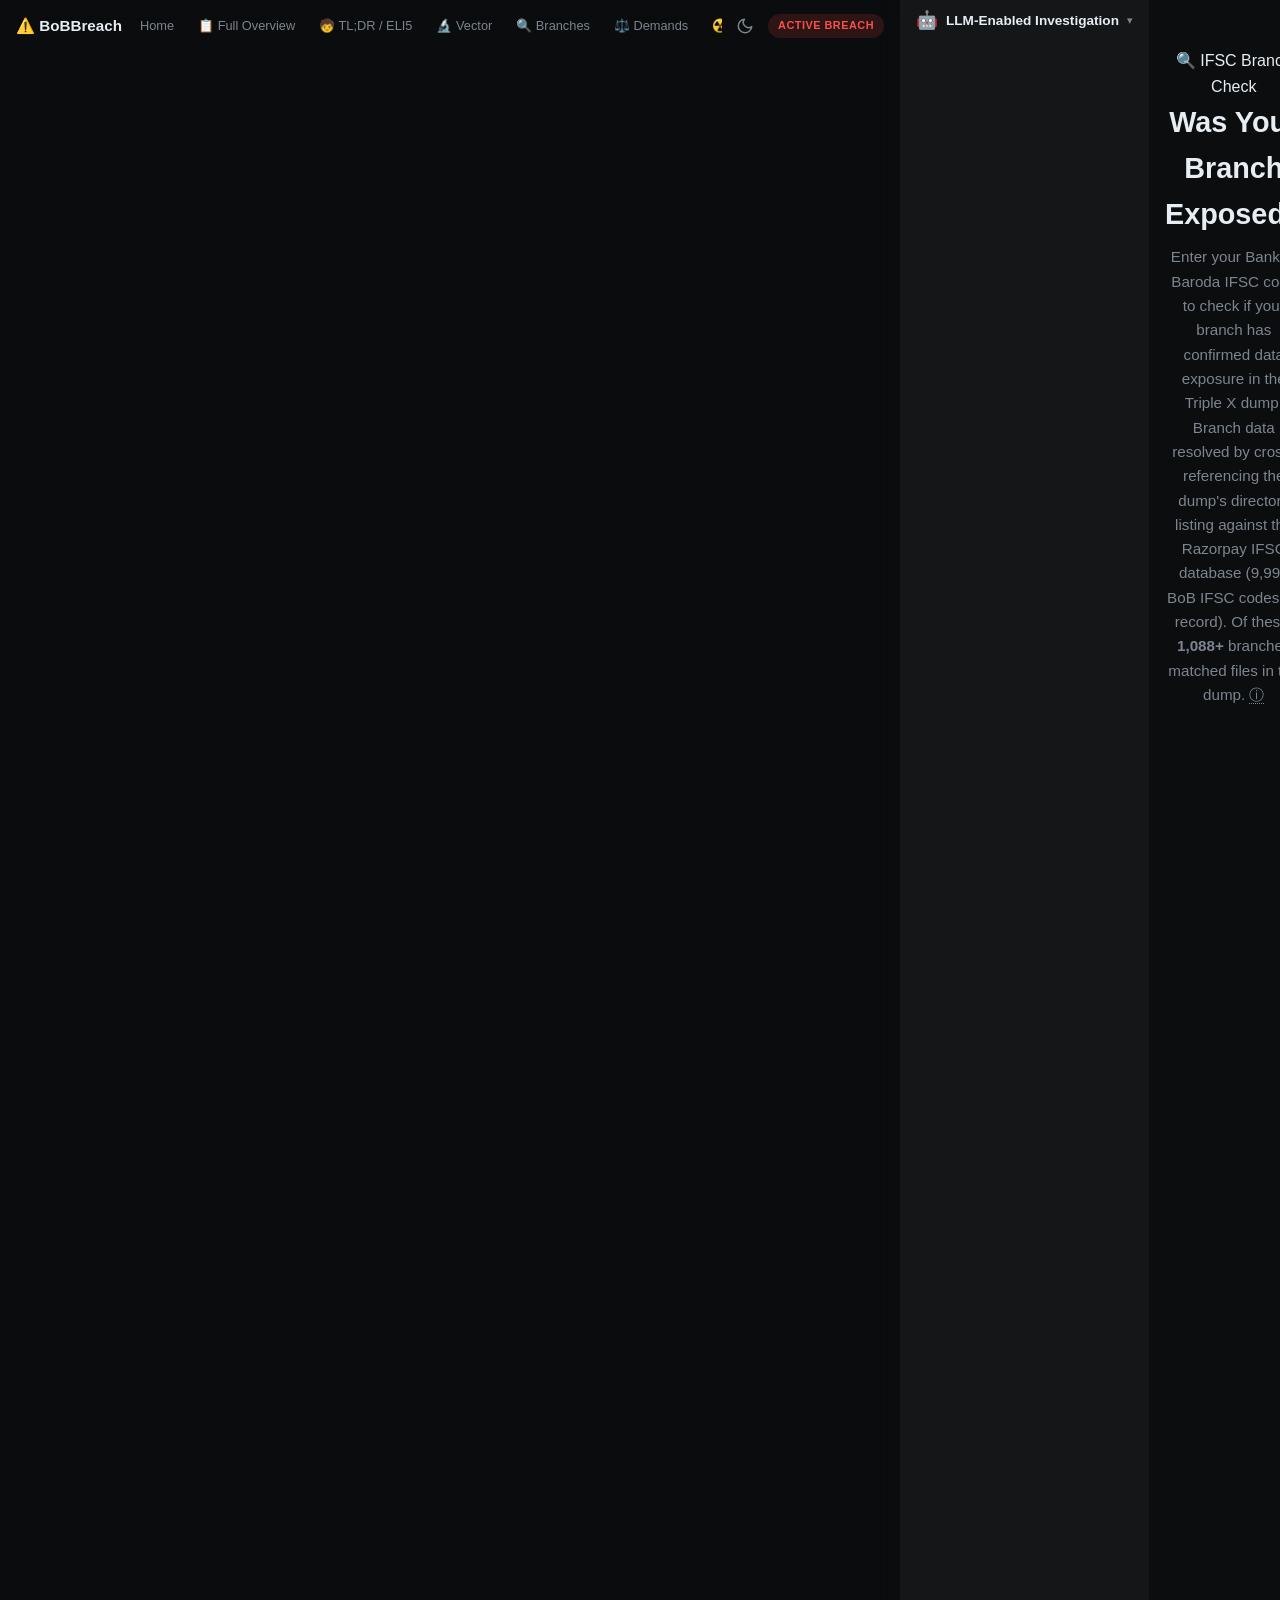
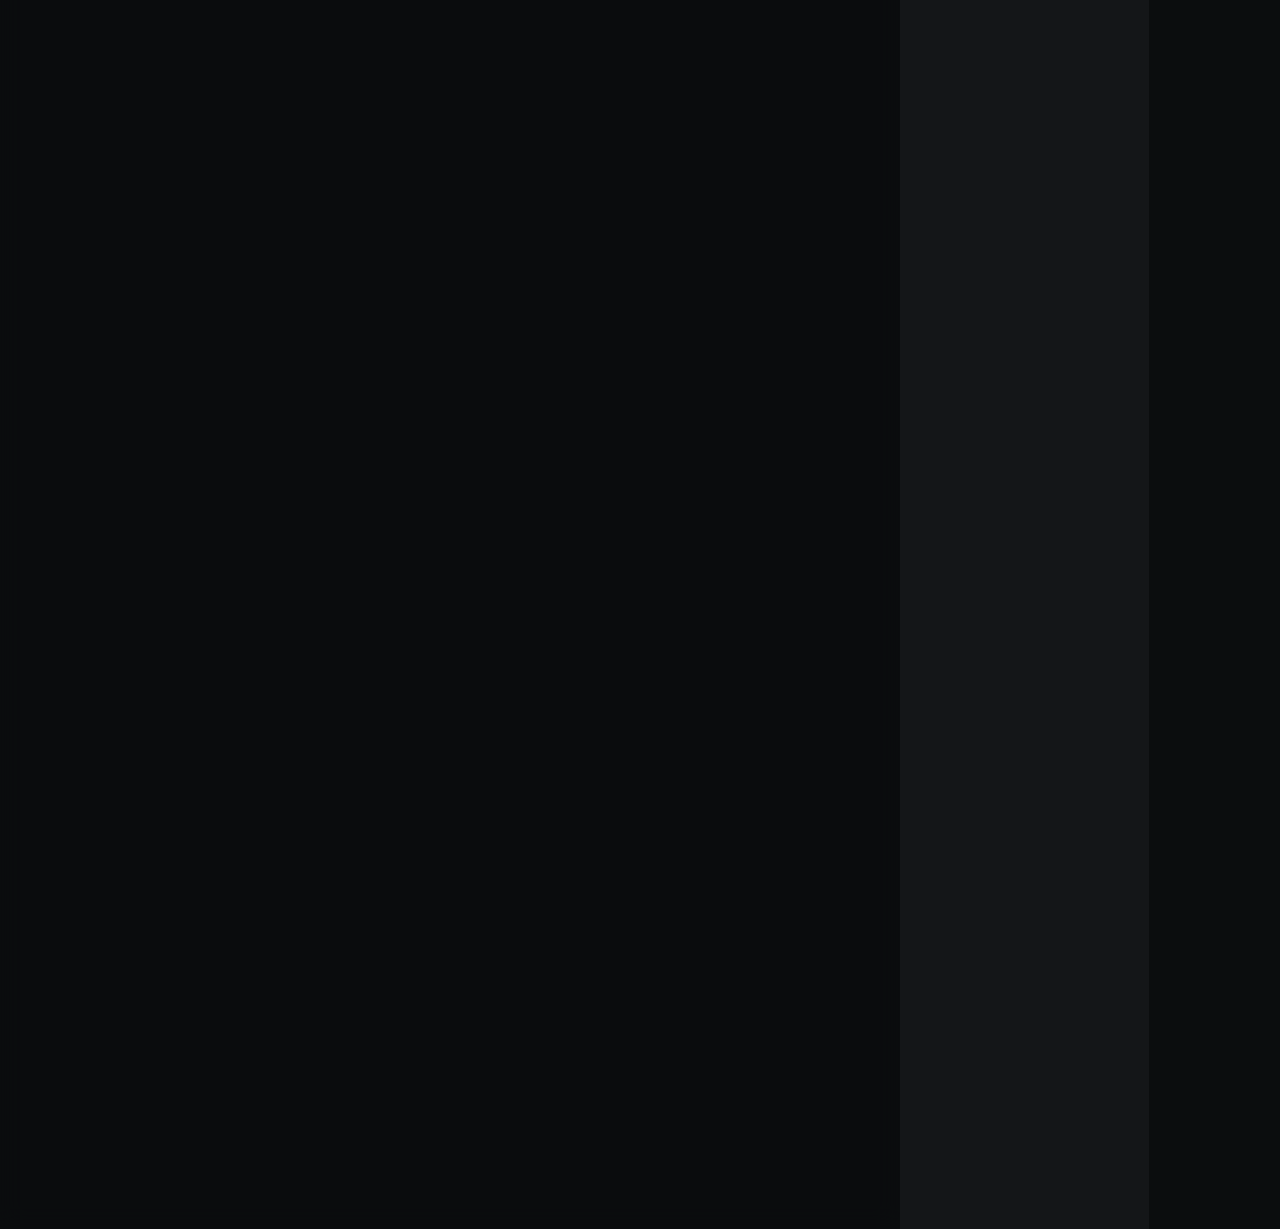
<file: pages/search.html>
<!DOCTYPE html>
<html lang="en">
<head>
<meta charset="UTF-8">
<meta name="viewport" content="width=device-width, initial-scale=1.0">
<title>Redirecting — BoBBreach</title>
<meta http-equiv="refresh" content="0;url=../search.html">
<link rel="canonical" href="https://bobbreach.cashlessconsumer.in/search.html">
<style>
  body { font-family: -apple-system, sans-serif; display: flex; align-items: center; justify-content: center; min-height: 100vh; margin: 0; background: #0b0d0e; color: #c9d1d9; }
  a { color: #58a6ff; }
</style>
</head>
<body>
  <p>The branch lookup tool has moved to its own page. <a href="../search.html">Click here</a> if you are not redirected.</p>
</body>
</html>
</file>
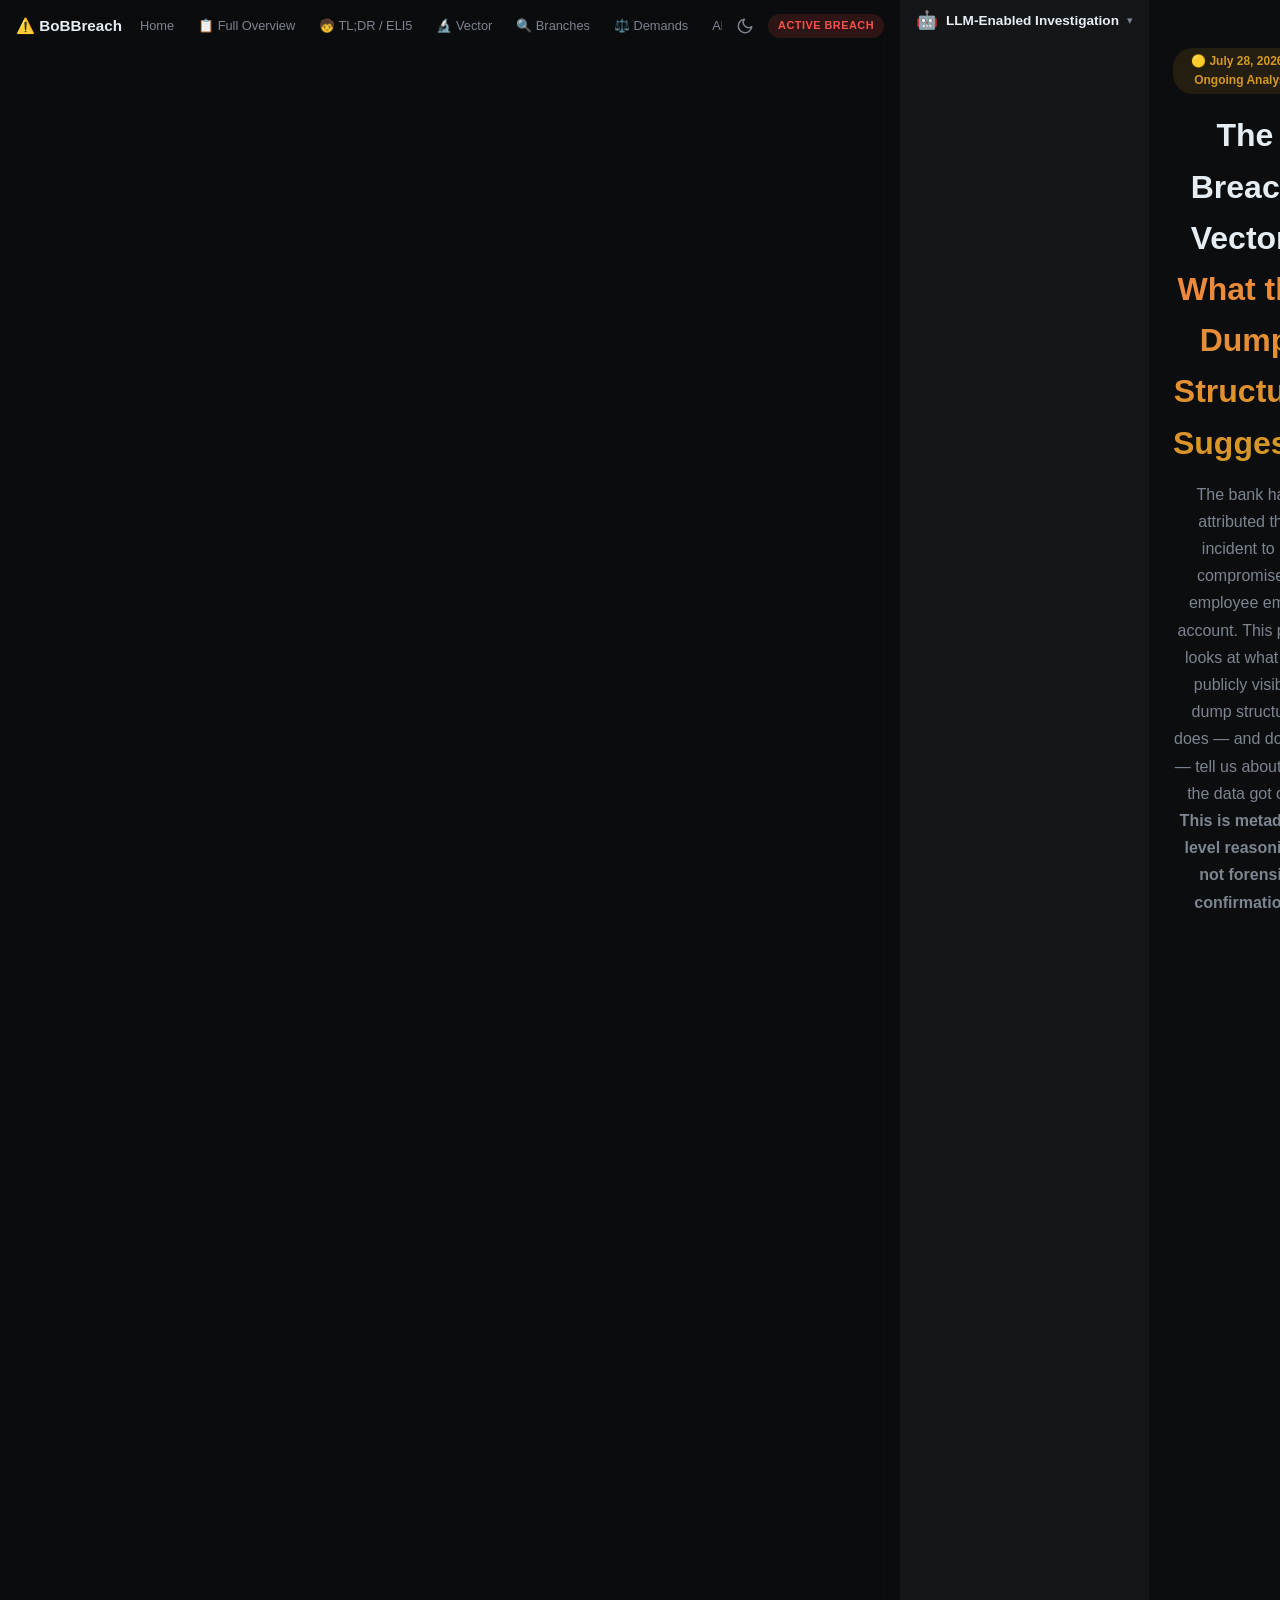
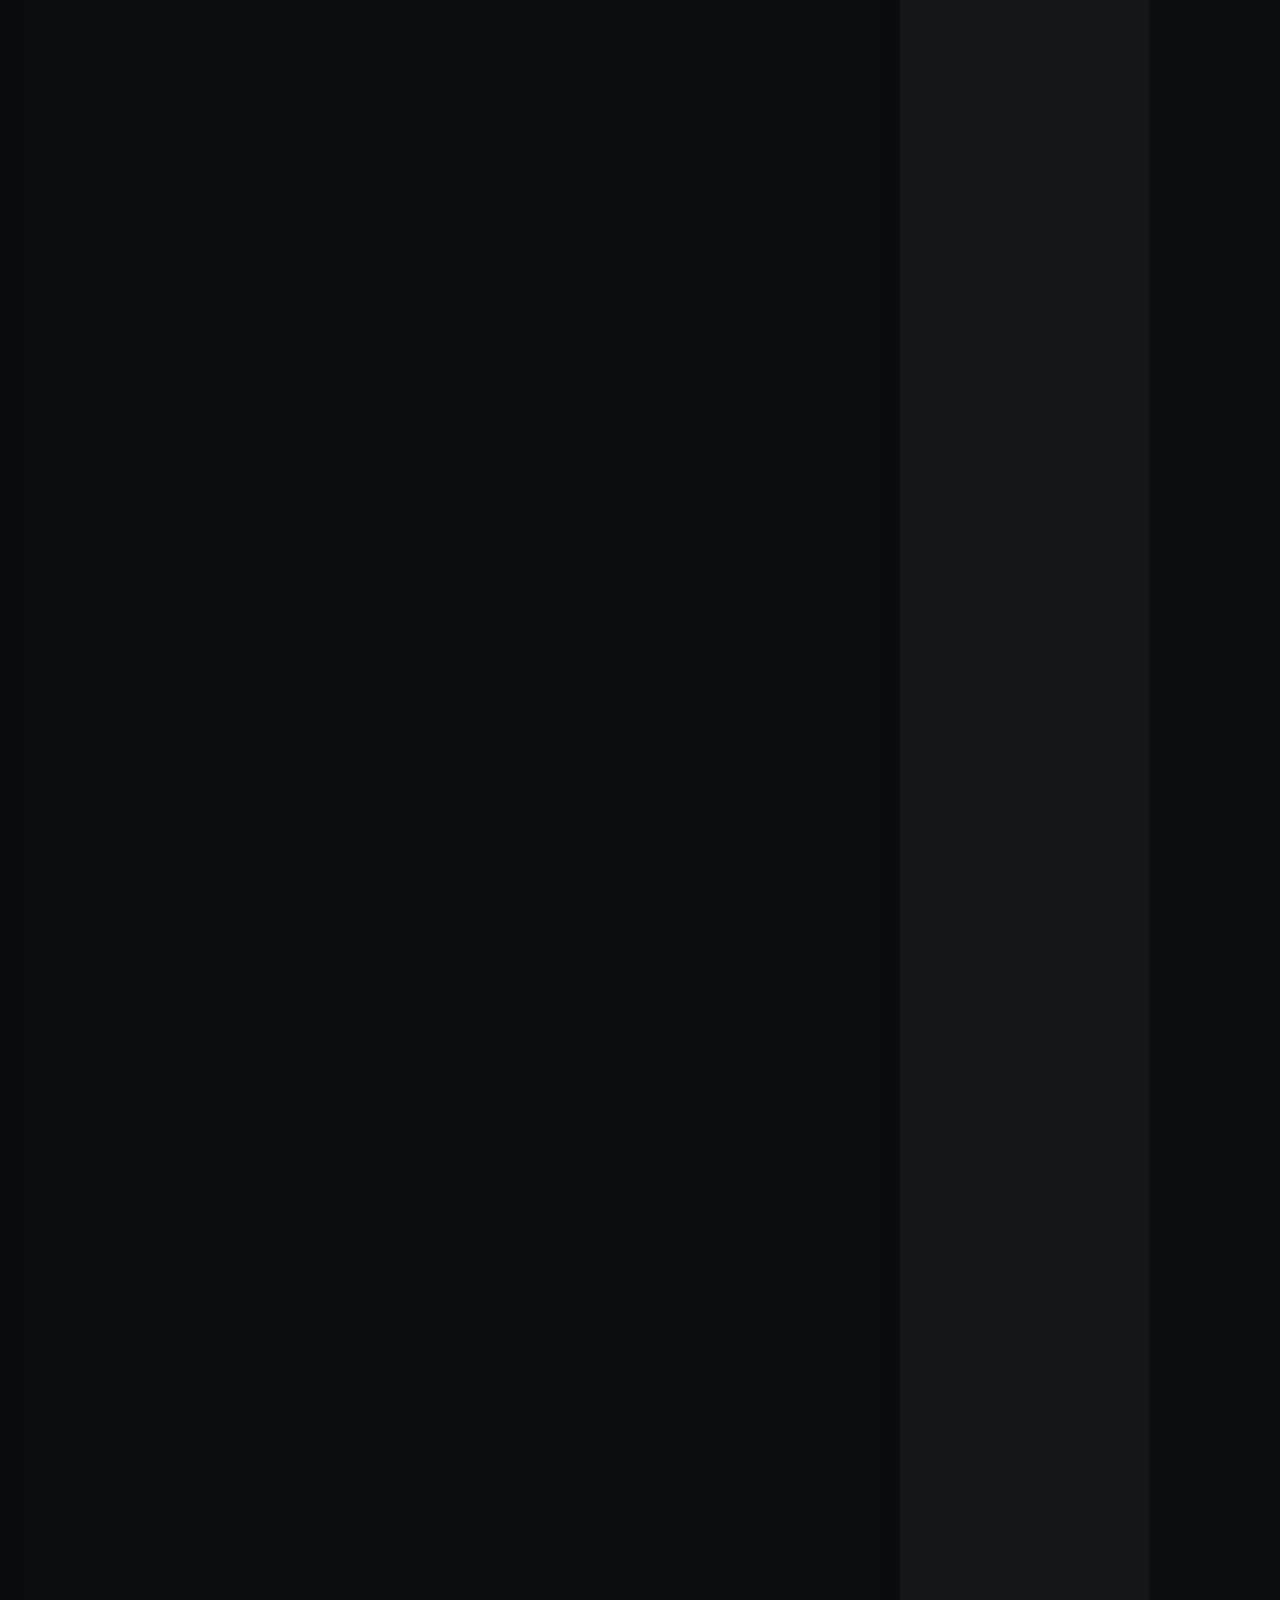
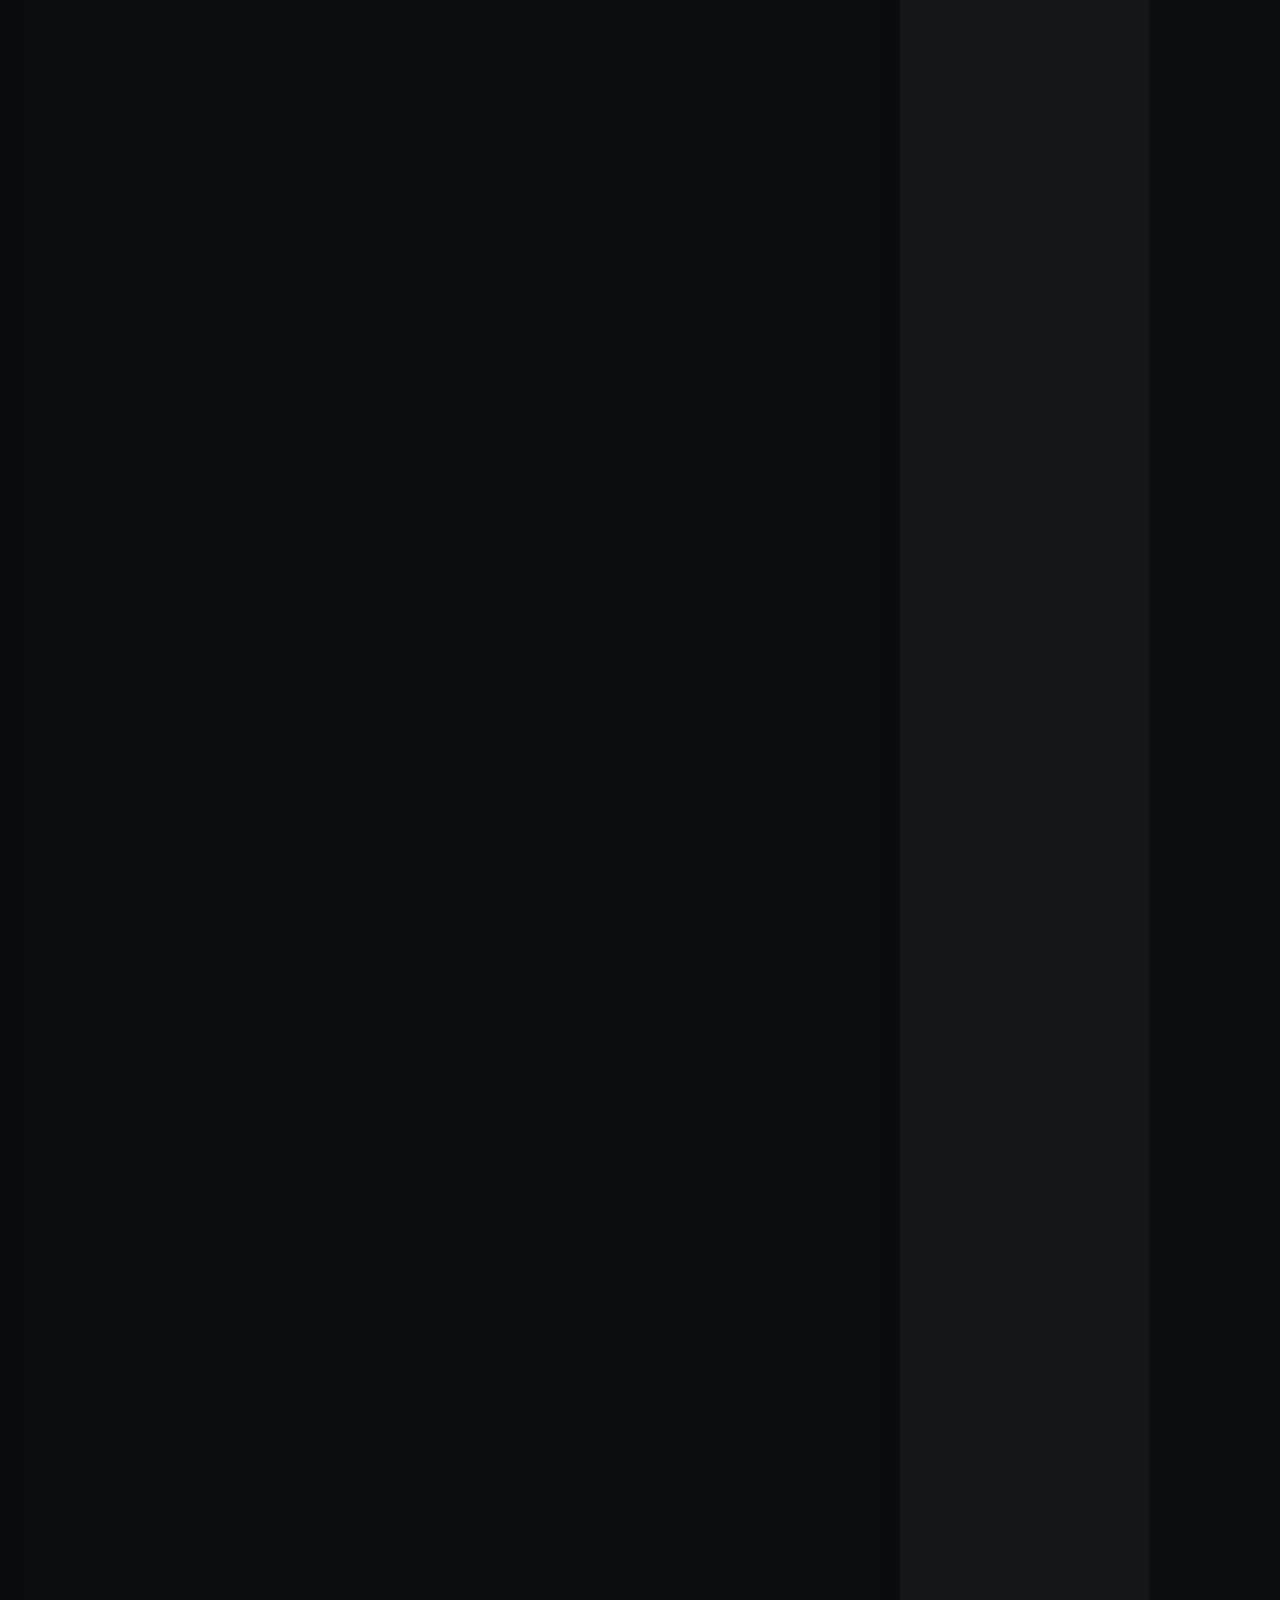
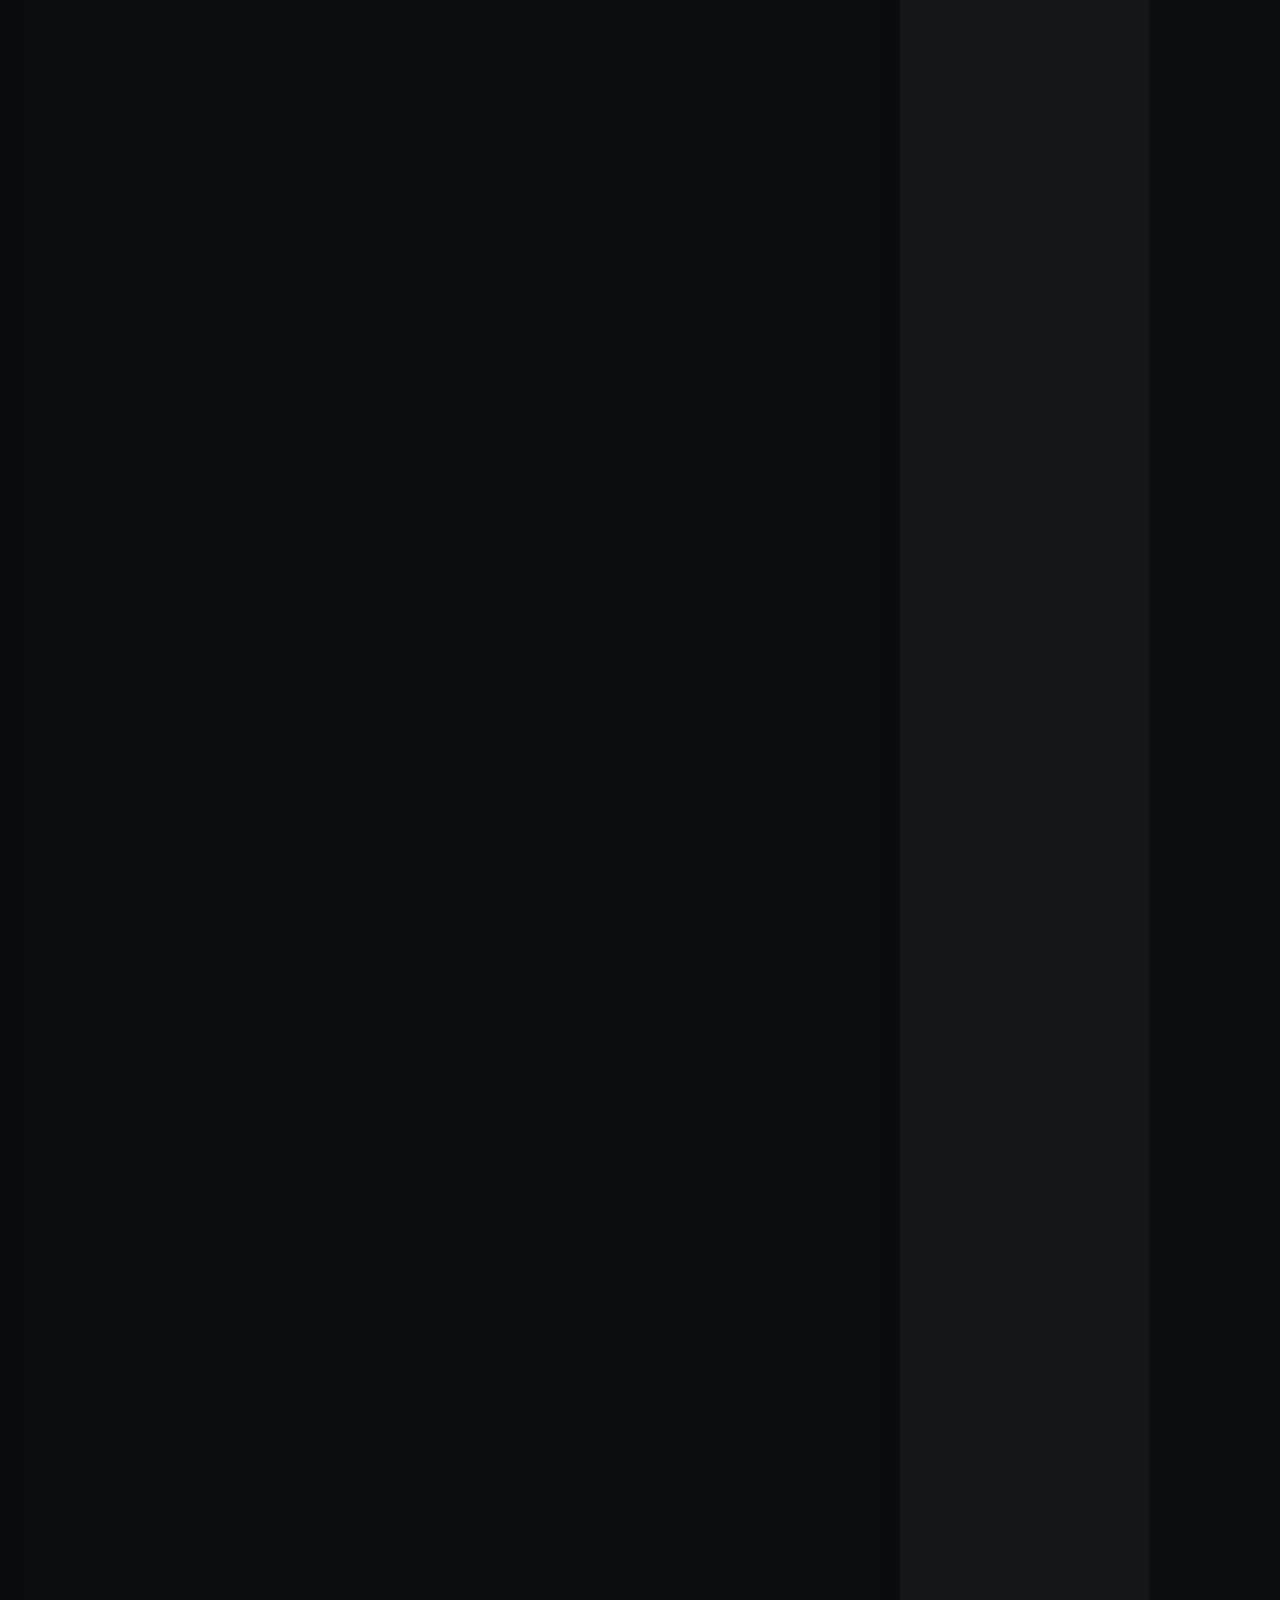
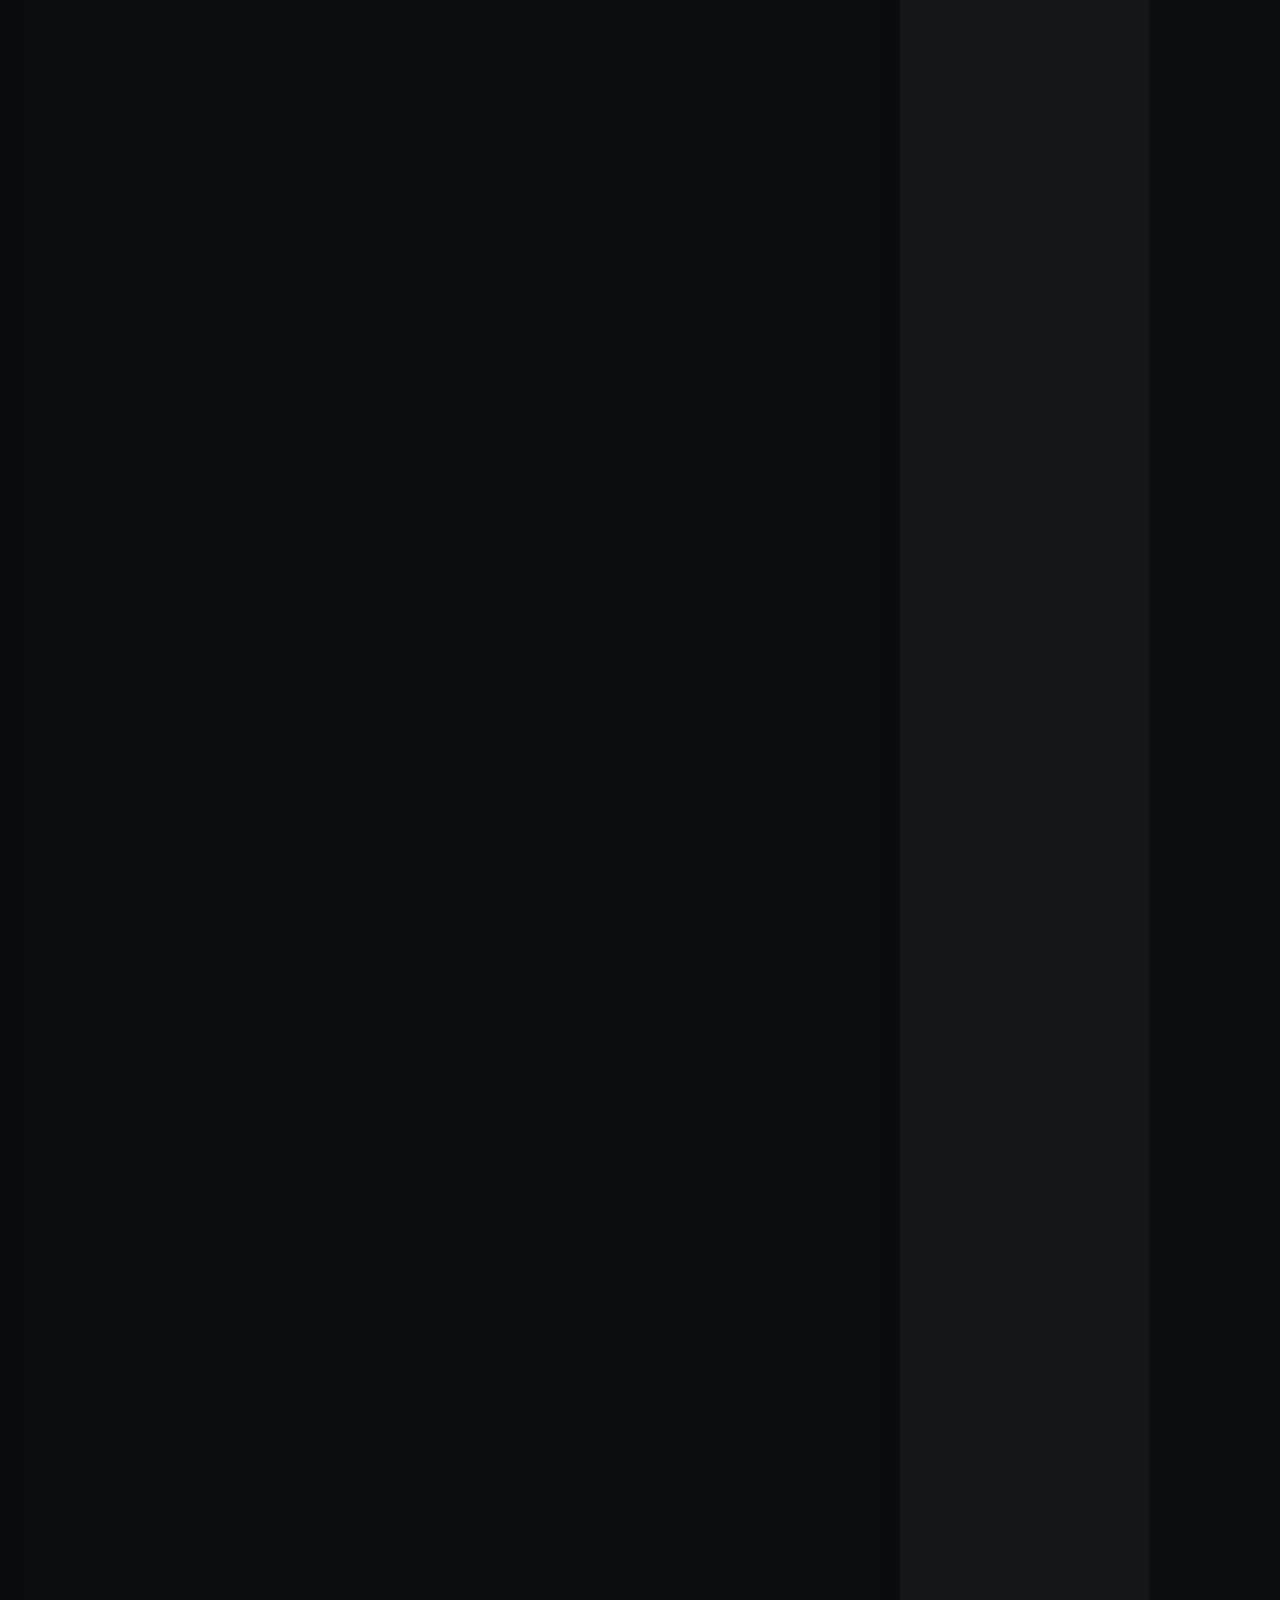
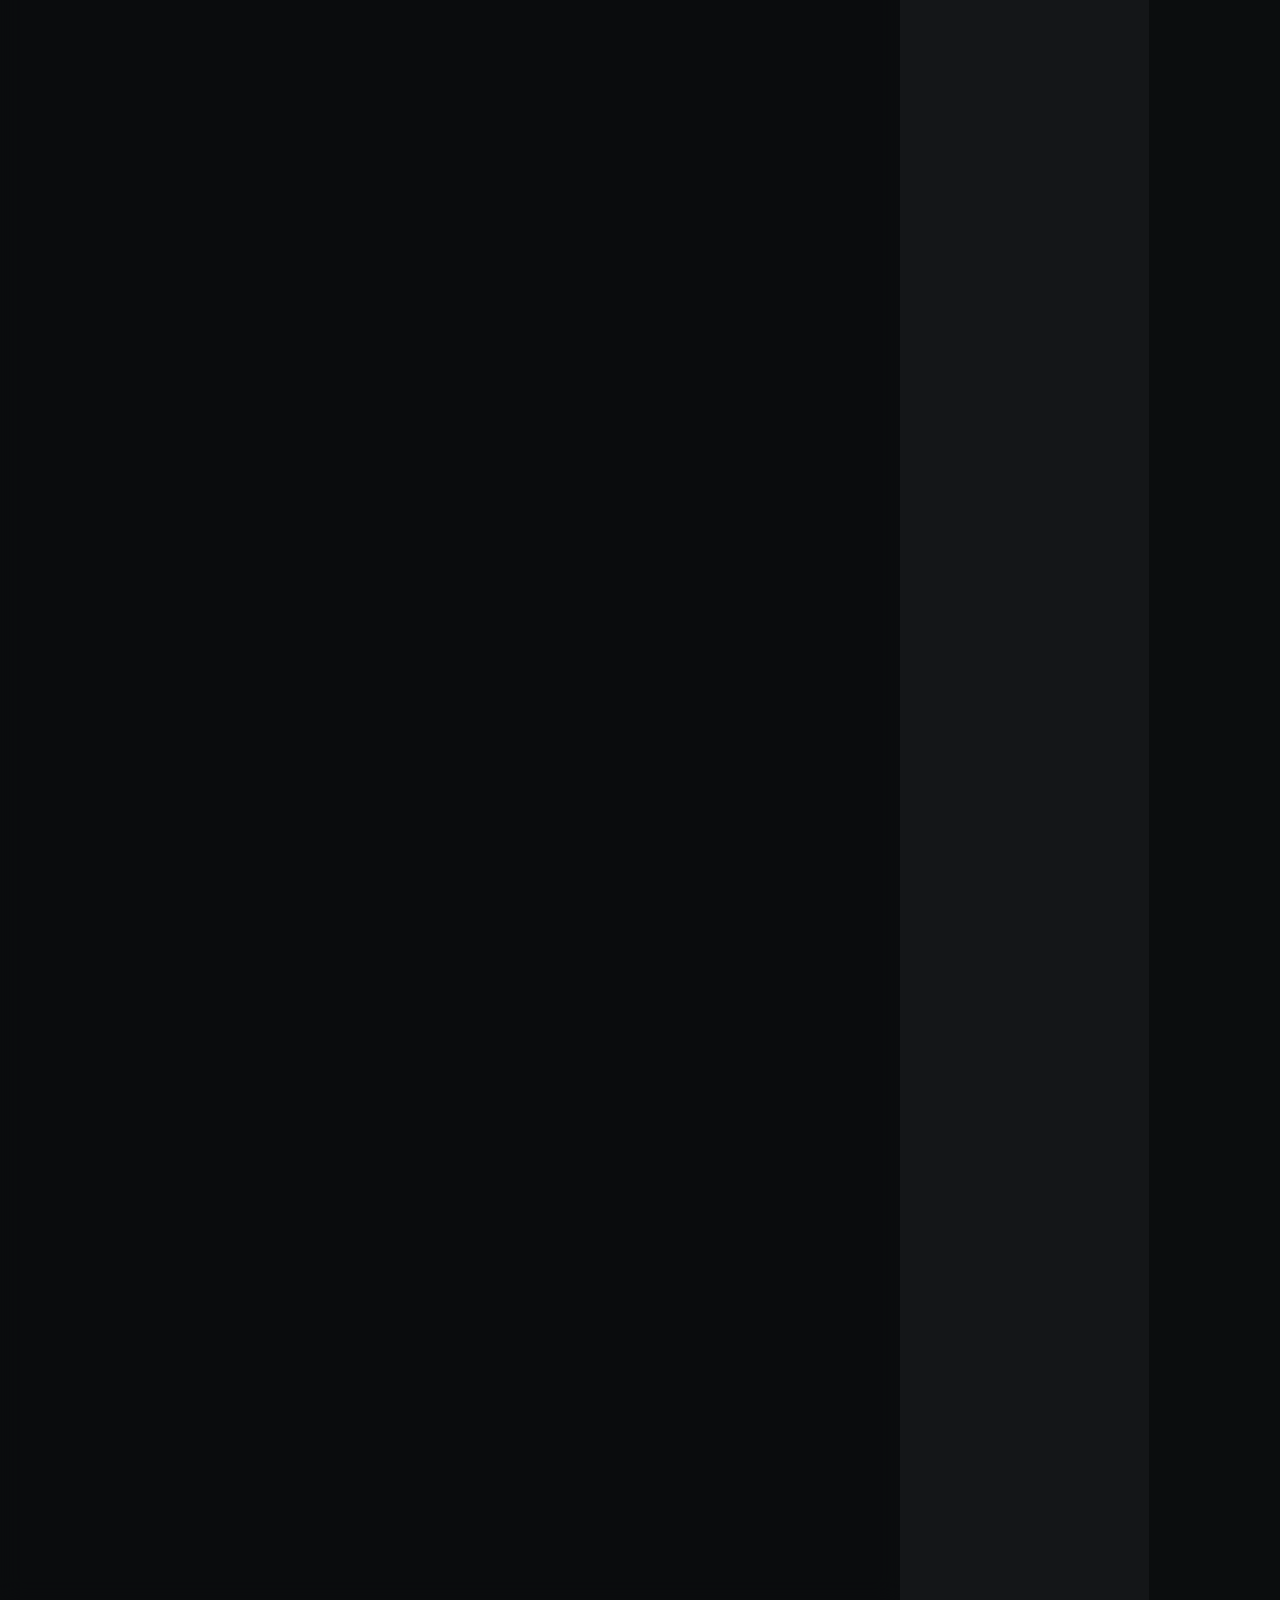
<file: pages/vector.html>
<!DOCTYPE html>
<html lang="en" data-theme="dark">
<head>
<meta charset="UTF-8">
<meta name="viewport" content="width=device-width, initial-scale=1.0">
<title>The Breach Vector — What The Dump Structure Suggests | BoBBreach</title>
<meta name="description" content="A metadata-level analysis of what the leaked data's structure tells us about the Bank of Baroda breach vector. Observing document organisation, file types, and access patterns from the publicly available Tor dump.">
<meta name="theme-color" content="#0b0d0e">
<link rel="canonical" href="https://bobbreach.cashlessconsumer.in/pages/vector.html">
<link rel="stylesheet" href="../css/style.css">
<style>
  .vector-section { max-width: 780px; margin: 0 auto; padding: 24px 16px 48px; }
  .vector-section h2 { font-size: 1.3rem; font-weight: 700; margin: 40px 0 12px; }
  .vector-section h2:first-of-type { margin-top: 0; }
  .vector-section p { color: var(--muted); line-height: 1.8; margin-bottom: 16px; font-size: .95rem; }
  .vector-section .callout { padding: 16px 20px; background: var(--card); border-left: 3px solid var(--accent); border-radius: 8px; margin: 20px 0; font-size: .92rem; color: var(--muted); }
  .vector-section .callout strong { color: var(--fg); }
  .vector-section .evidence-box { background: var(--bg2); border: 1px solid var(--border); border-radius: 8px; padding: 20px; margin: 16px 0; }
  .vector-section .evidence-box h4 { font-size: .9rem; margin-bottom: 8px; color: var(--fg); }
  .vector-section .evidence-box ul { padding-left: 20px; color: var(--muted); font-size: .9rem; }
  .vector-section .evidence-box ul li { margin-bottom: 6px; }
  .vector-section .comparison-grid { display: grid; grid-template-columns: 1fr 1fr; gap: 16px; margin: 20px 0; }
  .vector-section .comparison-grid .col { padding: 16px; background: var(--card); border: 1px solid var(--border); border-radius: 8px; }
  .vector-section .comparison-grid .col h4 { font-size: .9rem; margin-bottom: 8px; display: flex; align-items: center; gap: 6px; }
  .vector-section .comparison-grid .col ul { padding-left: 16px; color: var(--muted); font-size: .85rem; }
  .vector-section .comparison-grid .col ul li { margin-bottom: 4px; }
  .vector-section .unknown-box { background: rgba(210,153,34,.08); border: 1px solid rgba(210,153,34,.25); border-radius: 8px; padding: 20px; margin: 20px 0; }
  .vector-section .unknown-box h4 { color: var(--yellow); font-size: .9rem; margin-bottom: 8px; }
  .vector-section .unknown-box p { font-size: .88rem; }
  .vector-section .question-item { padding: 14px 0; border-bottom: 1px solid var(--border); }
  .vector-section .question-item:last-child { border-bottom: none; }
  .vector-section .question-item .q { font-weight: 600; display: block; margin-bottom: 4px; color: var(--fg); font-size: .92rem; }
  .vector-section .question-item .a { font-size: .88rem; color: var(--muted); }
  .vector-section .tag-small { display: inline-block; font-size: .65rem; font-weight: 700; padding: 2px 8px; border-radius: 20px; margin-left: 6px; vertical-align: middle; }
  .tag-evidence { background: rgba(88,166,255,.15); color: var(--blue); }
  .tag-question { background: rgba(210,153,34,.15); color: var(--yellow); }
  .tag-model { background: rgba(63,185,80,.15); color: var(--green); }
  .intro-card { text-align: center; padding: 48px 24px 32px; max-width: 700px; margin: 0 auto; }
  .intro-card h1 { font-size: clamp(1.5rem, 3.5vw, 2rem); font-weight: 800; margin-bottom: 12px; }
  .intro-card .date-badge { display: inline-block; font-size: .75rem; font-weight: 600; padding: 4px 14px; border-radius: 20px; background: rgba(210,153,34,.12); color: var(--yellow); margin-bottom: 16px; }
  .intro-card .subtitle { color: var(--muted); font-size: 1rem; line-height: 1.7; }
  @media (max-width: 600px) { .vector-section .comparison-grid { grid-template-columns: 1fr; } }
</style>
</head>
<body>

<!-- ═══ Navigation ═══ -->
<nav>
  <div class="inner">
    <button class="nav-toggle" id="navToggle" aria-label="Toggle navigation">
      <span></span><span></span><span></span>
    </button>
    <span class="logo">⚠️ BoBBreach</span>
        <div class="links" id="navLinks">
      <a href="../">Home</a>
      <a href="overview.html">📋 Full Overview</a>
      <a href="eli5.html">🧒 TL;DR / ELI5</a>
      <a href="vector.html" class="active" >🔬 Vector</a>
      <a href="../search.html">🔍 Branches</a>
      <a href="demands.html">⚖️ Demands</a>
      <a href="about.html">About</a>
      <a href="media.html">📰 Media</a>
      <a href="censorship.html">🔇 Censored</a>
    </div>
    <button class="theme-toggle" id="themeToggle" aria-label="Toggle theme" title="Toggle light/dark">
      <svg id="themeIcon" viewBox="0 0 24 24" fill="none" stroke="currentColor" stroke-width="2" stroke-linecap="round" stroke-linejoin="round">
        <path d="M21 12.79A9 9 0 1 1 11.21 3 7 7 0 0 0 21 12.79z"/>
      </svg>
    </button>
    <span class="badge">Active Breach</span>
  </div>
</nav>

<!-- ═══ LLM Disclosure ═══ -->
<details class="disclosure">
  <summary>
    <span class="d-icon">🤖</span>
    <strong>LLM-Enabled Investigation</strong>
    <span class="d-toggle">▾</span>
  </summary>
  <div class="disclosure-body">
    <p>The research, data analysis, and narrative on this site were produced with the assistance of large language models (LLMs) as analytical tools. All metadata-driven findings (file names, directory structures, timestamps, document sizes) were extracted programmatically from the publicly available Tor dump and cross-referenced via automated scripts. Human researchers directed every query, verified every substantive claim, and maintained the editorial chain of custody.</p>
    <p><strong>No LLM has access to the actual contents of the dumped files</strong> — this is a <strong>metadata-level analysis</strong> of file names, paths, and document types visible in the leak directory structure. This is early, ongoing analysis and may contain errors. Independent verification is encouraged.</p>
  </div>
</details>

<!-- ═══ Intro ═══ -->
<div class="intro-card">
  <div class="date-badge">🟡 July 28, 2026 — Ongoing Analysis</div>
  <h1>The Breach Vector:<br><span style="background:linear-gradient(135deg,var(--accent),var(--yellow));-webkit-background-clip:text;-webkit-text-fill-color:transparent;background-clip:text;">What the Dump Structure Suggests</span></h1>
  <p class="subtitle">The bank has attributed the incident to a compromised employee email account. This page looks at what the publicly visible dump structure does — and doesn't — tell us about how the data got out. <strong>This is metadata-level reasoning, not forensic confirmation.</strong></p>
</div>

<!-- ═══ Main Content ═══ -->
<div class="vector-section">

  <!-- 1. The Official Account -->
  <h2>📄 The Official Account</h2>
  <p>On July 27, 2026, Bank of Baroda issued a statement acknowledging a cybersecurity incident. The bank characterised it as follows:</p>

  <div class="callout">
    <strong>Bank of Baroda's stated position:</strong><br>
    — The incident involved the compromise of an employee's email account<br>
    — Core banking systems remain secure and were not accessed<br>
    — A forensic investigation has been initiated<br>
    — Regulatory authorities have been notified
  </div>

  <p>This is a standard incident response posture: acknowledge, contain, investigate. There is nothing inherently unusual about a statement at this level of generality — most organisations hold back operational details during an active investigation.</p>

  <p>But the publicly available dump has characteristics that invite a closer look at what kind of system produced this data — and whether the "compromised email" frame is the full picture.</p>

  <!-- 2. What the Dump Looks Like -->
  <h2>📂 What the Dump Actually Looks Like</h2>
  <p>Based on the publicly visible directory listing, the leaked data has a structure that is worth examining. These are observations from the directory tree — not file contents — but the <em>arrangement</em> of files can be informative in its own right.</p>

  <div class="evidence-box">
    <h4>Observed Characteristics of the Dump</h4>
    <ul>
      <li><strong>Hierarchical branch structure:</strong> 90 top-level directories correspond to zones, regions, and branches — consistent with an organisational SharePoint site collection or mapped network drive</li>
      <li><strong>Named employee folders:</strong> Individual user directories visible within branch structures, suggesting personal workspaces or department shares rather than a central archive</li>
      <li><strong>Cross-departmental scope:</strong> Separate directories for audit, legal, IT/security, HR, and international operations — each with its own sub-structure</li>
      <li><strong>Technical artifacts present:</strong> Server config files (httpd.conf), mobile app binaries (APK/IPA), network packet captures (PCAP), Access databases (ACCDB), WSDL service definitions</li>
      <li><strong>Volume and granularity:</strong> ~162,000 files, ~16,500 directories, ≈1.07 TB of listed file sizes — corroborating the ~1 TB claim; not a single bulk export but a fine-grained directory tree</li>
    </ul>
  </div>

  <div class="callout">
    <strong>Key observation:</strong> The dump's structure is that of a <strong>document management or file server system</strong> — organised by business unit, location, and function. It does not closely resemble an email archive export (typically .PST, .NSF, or MBOX format) or a single user's mailbox dump.
  </div>

  <!-- 3. The Mailbox Question -->
  <h2>📧 The Mailbox Question</h2>
  <p>Could a single compromised email account produce a dump with these characteristics? Let's look at what the data would require.</p>

  <p>Bank of Baroda uses Microsoft 365 / Exchange Online for email — confirmed by the organisation's MX records (<code>bankofbaroda-com.mail.protection.outlook.com</code>) and SPF records (<code>include:spf.protection.outlook.com</code>). This is relevant because it means the bank runs on the Microsoft 365 platform, where email (Exchange Online) and document management (SharePoint Online / OneDrive for Business) share the same authentication domain.</p>

  <div class="comparison-grid">
    <div class="col">
      <h4>📮 If It Were Purely Email</h4>
      <ul>
        <li>Data would likely be in mailbox export format (.PST) or individual .MSG/.EML files</li>
        <li>Would reflect one user's correspondence — unlikely to span 90 branch directories</li>
        <li>Would contain primarily email attachments, not server configs, mobile app binaries, or Access databases</li>
        <li>A 1 TB mailbox is extremely unusual — Microsoft 365 caps mailboxes at 100 GB (with archive)</li>
        <li>Access DB files, PCAPs, httpd.conf — these are not typical email attachments</li>
      </ul>
    </div>
    <div class="col">
      <h4>🏢 If It Were a File Server / SharePoint</h4>
      <ul>
        <li>Hierarchy by branch, zone, region, department — exactly what's observed</li>
        <li>Named employee folders match OneDrive or "My Documents" redirection patterns</li>
        <li>VAPT reports, server configs, APK/IPA files — standard artifacts in IT/document repositories</li>
        <li>Access databases are common in bank branch operations (branch-level reporting tools)</li>
        <li>Scope: branch-level logical organisation naturally covers the entire bank</li>
      </ul>
    </div>
  </div>

  <p>It is possible that the attacker used the compromised email account's credentials to access SharePoint Online or OneDrive for Business — but that's a different claim from saying an "email account" was compromised. In Microsoft 365, the same password grants access to email, documents, and potentially a much wider surface depending on permissions.</p>

  <!-- 4. The Permissions Dimension -->
  <h2>🔑 The Permissions Dimension</h2>
  <p>This brings us to the most consequential question — one that affects how we understand both the breach and what needs to change going forward.</p>

  <div class="evidence-box">
    <h4>Two Different Vulnerabilities</h4>
    <ul>
      <li><strong>Weak credential:</strong> An employee chose a weak password or fell victim to phishing. This is a <em>hygiene</em> failure — unfortunate, but it happens anywhere.</li>
      <li><strong>Over-permissioned access:</strong> The same employee's account had read or write access to most of the bank's document infrastructure — VAPT reports, server configs, international operations, employee workspaces. This is a <em>governance</em> failure.</li>
    </ul>
  </div>

  <p>If the dump spans 90 top-level branches, 1,088+ branch directories, IT/security repositories, international operations, and named employee workspaces — the compromised account must have had remarkably broad permissions within the bank's M365 / SharePoint environment.</p>

  <p>In enterprise SharePoint deployments, this pattern typically results from one of a few configurations:</p>

  <ul style="padding-left:20px;color:var(--muted);font-size:.9rem;margin-bottom:16px;">
    <li>A site collection with inheritance enabled and permissive access — e.g. "Everyone except external users" granted to a root site</li>
    <li>AD security group membership that inadvertently grants organisation-wide document access</li>
    <li>OneDrive sharing links configured with broad tenant-level access</li>
    <li>A departmental file share migrated to SharePoint without re-examining the underlying permission model</li>
  </ul>

  <p>None of these would be visible in the dump structure itself. But the <em>result</em> — data spanning the entire organisation — is what we can observe.</p>

  <!-- 5. What We Don't Know -->
  <h2>❓ What We Don't Know</h2>
  <p>This is the most important section. Metadata analysis has limits. There are several things the dump alone cannot tell us:</p>

  <div class="unknown-box">
    <h4>Open Questions — Unknown Unknowns</h4>

    <div class="question-item">
      <span class="q">Was the initial compromise an email credential, a VPN credential, or an M365 tenant credential?</span>
      <span class="a">The bank says "email account." But in M365, the same credentials authenticate Exchange Online, SharePoint Online, Teams, and Azure AD-joined resources. The dump structure is more consistent with SharePoint/OneDrive access than mailbox access. Was the mailbox the target, or was it just the authenticated entry point?</span>
    </div>

    <div class="question-item">
      <span class="q">How long was the account compromised before exfiltration?</span>
      <span class="a">Exfiltrating ~1 TB of data across 162,000+ files takes time — especially if done covertly. Was the intruder present for days, weeks, or months? The bank's statement doesn't address dwell time. The answer would be in the audit logs, not in the dump.</span>
    </div>

    <div class="question-item">
      <span class="q">Did the same credentials unlock SharePoint sites the user wasn't supposed to access, or were they authorised to see everything?</span>
      <span class="a">This is the critical distinction. If the employee had legitimate business need for organisation-wide access, the breach is about a stolen credential. If they didn't, it's about a broken permission model. Either way, the outcome is the same — but the remedy is very different.</span>
    </div>

    <div class="question-item">
      <span class="q">Are there signs of lateral movement beyond the employee's account?</span>
      <span class="a">Ransomware groups typically use an initial foothold to move laterally — compromising additional accounts, escalating privileges, and mapping the network. Did the attacker access other systems? The bank says core banking was untouched, but what about Active Directory, SIEM, backup infrastructure?</span>
    </div>

    <div class="question-item">
      <span class="q">Was this credential-based access or session hijacking / token theft?</span>
      <span class="a">M365 supports token-based authentication. If a session token was stolen (e.g., via a phishing proxy like EvilGinx2), the attacker could access resources without ever knowing the password — and without triggering the usual "failed login" alerts. The bank's statement doesn't specify the method of compromise.</span>
    </div>

    <div class="question-item">
      <span class="q">What does the forensic investigation show?</span>
      <span class="a">The bank has stated a forensic investigation is underway. When published, it will provide answers that metadata analysis cannot. The question is whether it will be made public — and whether it addresses the permission model as well as the initial access vector.</span>
    </div>
  </div>

  <!-- 6. Testable Propositions -->
  <h2>⚖️ Testable Propositions</h2>
  <p>There are two competing models for this breach. Both are testable — and a thorough forensic audit should be able to distinguish between them.</p>

  <div class="comparison-grid">
    <div class="col" style="border-left: 3px solid var(--blue);">
      <h4>📧 Model A: Email-Only Compromise</h4>
      <p style="font-size:.85rem;color:var(--muted);margin-bottom:10px;">The attacker accessed a single employee's mailbox and extracted attachments, then organised them into a directory structure for publication.</p>
      <p style="font-size:.85rem;color:var(--muted);">Would need to explain: how server configs, APK/IPA files, Access databases, and network PCAPs came to be in that mailbox; how 90 branch directories were represented in one person's correspondence; and how the volume reached ~1 TB within standard mailbox limits.</p>
      <span class="tag-small tag-question">Plausibility: Low based on dump structure</span>
    </div>
    <div class="col" style="border-left: 3px solid var(--accent);">
      <h4>🏢 Model B: M365 / SharePoint Access via Compromised Credentials</h4>
      <p style="font-size:.85rem;color:var(--muted);margin-bottom:10px;">The attacker obtained credentials (or a session token) and accessed SharePoint Online, OneDrive for Business, or a related file repository — then enumerated and exfiltrated documents that the account had permission to read.</p>
      <p style="font-size:.85rem;color:var(--muted);">This aligns with the observed directory structure, file type diversity, and organisational scope. The question shifts from "how did they get in" to "why could one account see everything."</p>
      <span class="tag-small tag-evidence">Plausibility: Higher based on dump structure</span>
    </div>
  </div>

  <!-- 7. Why This Matters -->
  <h2>🎯 Why This Matters</h2>
  <p>The distinction between these two models isn't academic — it determines what the fix looks like:</p>

  <ul style="padding-left:20px;color:var(--muted);font-size:.9rem;margin-bottom:16px;">
    <li><strong>If it's a weak password:</strong> The remedy is stronger authentication — password policies, MFA enforcement, and phishing awareness training. Necessary, but insufficient if the underlying permissions were already too broad.</li>
    <li><strong>If it's over-permissioned access:</strong> The remedy is a fundamental review of the bank's document governance model — least-privilege access, SharePoint permission auditing, regular access reviews, and data classification. This is a deeper, more systemic fix.</li>
  </ul>

  <p>Most security incidents involve elements of both. But which one gets the emphasis in the bank's public communication matters — because it shapes what regulators, customers, and the public understand about the nature of the failure.</p>

  <div class="callout">
    <strong>A note on what this analysis is — and isn't:</strong> This page is based on publicly observable metadata from the Triple X Tor dump directory listing. We have not accessed the file contents, conducted forensic analysis of the bank's systems, or reviewed internal audit logs. The purpose is not to assert a definitive vector — it is to examine whether the available evidence fits the stated explanation, and to surface the open questions that only a formal investigation can answer. <strong>Independent verification is encouraged.</strong>
  </div>

  <!-- 8. What Would Settle This -->
  <h2>📋 What Would Settle This</h2>
  <p>A few pieces of evidence that would clarify the vector, if made public:</p>

  <ul style="padding-left:20px;color:var(--muted);font-size:.9rem;margin-bottom:16px;">
    <li><strong>SharePoint audit logs:</strong> File access logs would show whether the data was accessed via SharePoint/OneDrive or via mailbox — and from which IP addresses, over what period</li>
    <li><strong>M365 sign-in logs:</strong> Authentication logs would show whether the compromised account accessed SharePoint Online, what applications were used, and whether the access pattern matched manual browsing or automated exfiltration</li>
    <li><strong>Mailbox export records:</strong> Whether the organisation's own eDiscovery or compliance tools were used to extract data (a known ransomware tactic — using the victim's own tools against them)</li>
    <li><strong>Permission scope:</strong> What SharePoint sites, document libraries, and OneDrive folders the compromised account had access to — ideally compared to the data that was actually exfiltrated</li>
    <li><strong>Independent forensic report:</strong> Subject to the investigation's outcome, a public summary of findings would help the bank's customers understand the actual risk</li>
  </ul>

  <p style="padding-top:20px;border-top:1px solid var(--border);font-size:.85rem;color:var(--muted);">
    <strong>Last updated:</strong> July 28, 2026. This analysis will be updated as new information becomes available.
  </p>

</div>

<!-- ═══ Footer ═══ -->
<footer>
  <p><strong>⚠️ BoBBreach</strong> — Bank of Baroda Data Breach Investigation by <a href="https://cashlessconsumer.in">CashlessConsumer</a></p>
  <p style="margin-top:8px;">Fintech & DPI research initiative. Investigation led by Srikanth (CashlessConsumer).</p>
  <p style="margin-top:8px;">Data sources: OSINT crawl of Triple X Tor dump directory listing, Razorpay IFSC database, threat intelligence reports.</p>
  <p style="margin-top:4px;"><strong>Privacy:</strong> No PII from the dump is distributed on this site. Raw data retained for investigative purposes only.</p>
  <p style="margin-top:12px;">📧 <a href="mailto:cashlessconsumerin@gmail.com">Contact</a> | <a href="https://github.com/CashlessConsumer">GitHub</a> | <a href="https://x.com/logic">X/Twitter</a> | <a href="demands.html">⚖️ Demands</a> | <a href="censorship.html">🔇 Censored</a> | <a href="about.html">About</a> | <a href="vector.html">🔬 Vector</a> | <a href="../search.html">🔍 Check Branches</a></p>
</footer>

<script src="../js/main.js"></script>
<script>
// ── Theme toggle ──
const themeToggle = document.getElementById('themeToggle');
const themeIcon = document.getElementById('themeIcon');
const html = document.documentElement;
const saved = localStorage.getItem('theme') || 'dark';
html.setAttribute('data-theme', saved);
updateIcon(saved);
themeToggle.addEventListener('click', () => {
  const current = html.getAttribute('data-theme');
  const next = current === 'dark' ? 'light' : 'dark';
  html.setAttribute('data-theme', next);
  localStorage.setItem('theme', next);
  updateIcon(next);
});
function updateIcon(theme) {
  themeIcon.innerHTML = theme === 'dark'
    ? '<path d="M21 12.79A9 9 0 1 1 11.21 3 7 7 0 0 0 21 12.79z"/>'
    : '<circle cx="12" cy="12" r="5"/><g stroke="currentColor" stroke-width="2"><line x1="12" y1="1" x2="12" y2="3"/><line x1="12" y1="21" x2="12" y2="23"/><line x1="4.22" y1="4.22" x2="5.64" y2="5.64"/><line x1="18.36" y1="18.36" x2="19.78" y2="19.78"/><line x1="1" y1="12" x2="3" y2="12"/><line x1="21" y1="12" x2="23" y2="12"/><line x1="4.22" y1="19.78" x2="5.64" y2="18.36"/><line x1="18.36" y1="5.64" x2="19.78" y2="4.22"/></g>';
}

</script>
</body>
</html>
</file>
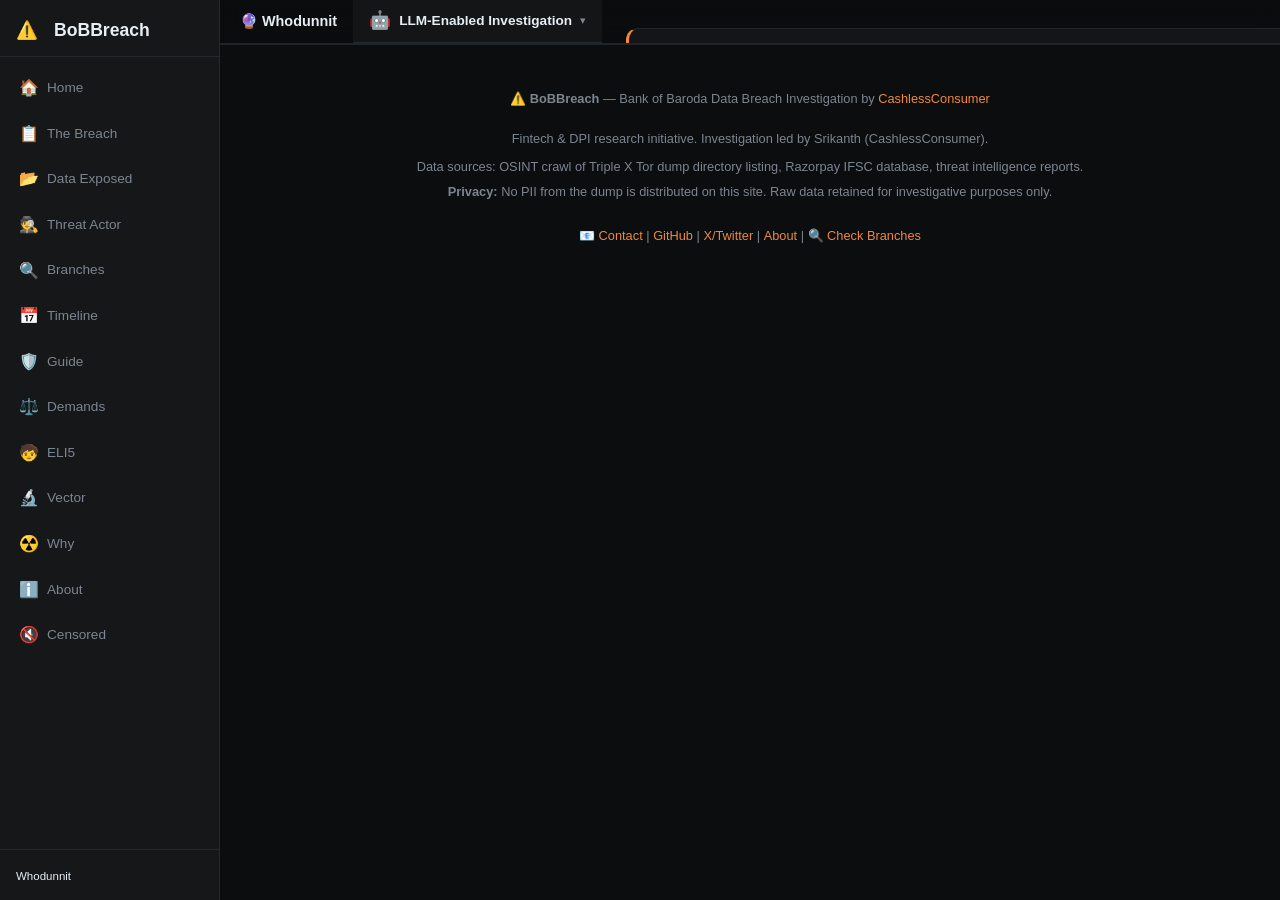
<file: pages/whodunnit.html>
<!DOCTYPE html>
<html lang="en" data-theme="dark">
<head>
<meta charset="UTF-8">
<meta name="viewport" content="width=device-width, initial-scale=1.0">
<title>Whodunnit — BoB Breach: 15 Likely Scenarios | CashlessConsumer</title>
<meta name="description" content="A whodunnit framework for the Bank of Baroda (TripleX) data breach of July 2026 — 15 scenarios from classic ransomware to short-seller orchestration, state cutouts, and the compound triangle theory.">
<meta name="theme-color" content="#0b0d0e">
<link rel="canonical" href="https://bobbreach.cashlessconsumer.in/pages/whodunnit.html">
<link rel="stylesheet" href="../css/style.css">
<style>
/* ── Whodunnit-specific styles ── */
.whodunnit-hero { text-align: center; padding: 64px 16px 32px; max-width: var(--maxw); margin: 0 auto; }
.whodunnit-hero h1 { font-size: clamp(1.8rem, 4vw, 2.6rem); font-weight: 800; line-height: 1.2; margin-bottom: 12px; }
.whodunnit-hero h1 span { background: linear-gradient(135deg, var(--accent), var(--red)); -webkit-background-clip: text; -webkit-text-fill-color: transparent; background-clip: text; }
.whodunnit-hero .subtitle { font-size: 1.05rem; color: var(--muted); max-width: 700px; margin: 0 auto 20px; line-height: 1.6; }
.whodunnit-hero .meta { font-size: .85rem; color: var(--muted); display: flex; gap: 20px; justify-content: center; flex-wrap: wrap; }
.whodunnit-hero .meta span { display: inline-flex; align-items: center; gap: 6px; }
.whodunnit-hero .meta strong { color: var(--fg); }
.fact-bar { display: grid; grid-template-columns: repeat(4, 1fr); gap: 12px; max-width: var(--maxw); margin: 0 auto 32px; padding: 0 16px; }
.fact-card { background: var(--card); border: 1px solid var(--border); border-radius: var(--radius); padding: 16px; text-align: center; }
.fact-card .label { font-size: .7rem; color: var(--muted); text-transform: uppercase; letter-spacing: .5px; margin-bottom: 4px; }
.fact-card .value { font-size: .95rem; font-weight: 700; color: var(--fg); }

.scenario { max-width: var(--maxw); margin: 0 auto; padding: 0 16px 32px; }
.scenario-card { background: var(--card); border: 1px solid var(--border); border-left: 3px solid var(--accent); border-radius: var(--radius); padding: 28px; margin-bottom: 24px; transition: .15s; position: relative; }
.scenario-card:hover { border-color: var(--accent); }
.scenario-card .num { font-size: .72rem; font-weight: 700; color: var(--accent); text-transform: uppercase; letter-spacing: 1px; margin-bottom: 4px; }
.scenario-card h2 { font-size: 1.2rem; font-weight: 700; margin-bottom: 12px; }
.scenario-card h2 .tag { display: inline-block; font-size: .65rem; font-weight: 700; padding: 2px 10px; border-radius: 20px; vertical-align: middle; margin-left: 8px; }
.scenario-card p { font-size: .92rem; color: var(--muted); line-height: 1.7; margin-bottom: 10px; }
.scenario-card p:last-child { margin-bottom: 0; }
.scenario-card .label-fits { display: inline-block; font-size: .7rem; font-weight: 700; color: var(--green); background: rgba(63,185,80,.12); padding: 2px 10px; border-radius: 20px; margin-right: 6px; text-transform: uppercase; letter-spacing: .5px; }
.scenario-card .label-doesnt { display: inline-block; font-size: .7rem; font-weight: 700; color: var(--red); background: rgba(248,81,73,.1); padding: 2px 10px; border-radius: 20px; margin-right: 6px; text-transform: uppercase; letter-spacing: .5px; }

.scenario-card.market-highlight { border-left-color: var(--red); background: linear-gradient(135deg, var(--card), rgba(248,81,73,.05)); }
.scenario-card.market-highlight h2 .tag { background: rgba(248,81,73,.15); color: var(--red); }

.scenario-card.compound-highlight { border-left-color: var(--yellow); background: linear-gradient(135deg, var(--card), rgba(210,153,34,.05)); }
.scenario-card.compound-highlight h2 .tag { background: rgba(210,153,34,.15); color: var(--yellow); }

.bullets { margin: 8px 0; padding-left: 20px; }
.bullets li { font-size: .9rem; color: var(--muted); margin-bottom: 6px; line-height: 1.55; }
.bullets li strong { color: var(--fg); }

/* Matrix table */
.matrix-wrapper { max-width: var(--maxw); margin: 0 auto; padding: 0 16px 32px; }
.matrix-wrapper h2 { font-size: 1.4rem; font-weight: 700; margin-bottom: 4px; }
.matrix-wrapper .sub { color: var(--muted); font-size: .9rem; margin-bottom: 16px; }
.matrix-table { width: 100%; border-collapse: collapse; font-size: .82rem; }
.matrix-table th { text-align: left; padding: 10px 12px; background: var(--bg2); color: var(--muted); font-weight: 600; border-bottom: 2px solid var(--border); font-size: .75rem; text-transform: uppercase; letter-spacing: .5px; }
.matrix-table td { padding: 10px 12px; border-bottom: 1px solid var(--border); color: var(--muted); }
.matrix-table tr:hover td { background: rgba(255,255,255,.02); }
.matrix-table .highlight { font-weight: 700; color: var(--fg); }
.matrix-table .yes { color: var(--green); }
.matrix-table .primary { color: var(--red); font-weight: 700; }
.matrix-table .plaus-high { color: var(--green); font-weight: 600; }
.matrix-table .plaus-mid { color: var(--yellow); font-weight: 600; }
.matrix-table .plaus-low { color: var(--muted); }

/* Red flags */
.red-flags { max-width: var(--maxw); margin: 0 auto; padding: 0 16px 32px; }
.red-flags h2 { font-size: 1.4rem; font-weight: 700; margin-bottom: 16px; }
.flag-card { background: var(--card); border: 1px solid var(--border); border-left: 3px solid var(--red); border-radius: var(--radius); padding: 20px; margin-bottom: 12px; }
.flag-card .q { font-weight: 700; font-size: .95rem; margin-bottom: 6px; }
.flag-card .a { font-size: .88rem; color: var(--muted); line-height: 1.6; }

.footer-note { max-width: var(--maxw); margin: 0 auto; padding: 0 16px 32px; text-align: center; color: var(--muted); font-size: .82rem; line-height: 1.7; }

@media (max-width: 768px) {
  .fact-bar { grid-template-columns: repeat(2, 1fr); }
  .whodunnit-hero { padding: 48px 16px 24px; }
  .whodunnit-hero .meta { flex-direction: column; gap: 6px; }
  .scenario-card { padding: 20px; }
  .scenario-card h2 { font-size: 1.05rem; }
  .matrix-table { font-size: .72rem; }
  .matrix-table th, .matrix-table td { padding: 6px 8px; }
}
</style>
</head>
<body>

<!-- ═══ Sidebar ═══ -->
<div class="sidebar" id="sidebar">
  <div class="logo">
    <span class="badge" style="margin-right:8px;">⚠️</span>
    <span>BoBBreach</span>
  </div>
  <div class="nav-links">
    <a href="../"><span class="icon">🏠</span> Home</a>
    <a href="breach.html"><span class="icon">📋</span> The Breach</a>
    <a href="data-exposed.html"><span class="icon">📂</span> Data Exposed</a>
    <a href="threat-actor.html"><span class="icon">🕵️</span> Threat Actor</a>
    <a href="../search.html"><span class="icon">🔍</span> Branches</a>
    <a href="timeline.html"><span class="icon">📅</span> Timeline</a>
    <a href="consumer-guide.html"><span class="icon">🛡️</span> Guide</a>
    <a href="demands.html"><span class="icon">⚖️</span> Demands</a>
    <a href="eli5.html"><span class="icon">🧒</span> ELI5</a>
    <a href="vector.html"><span class="icon">🔬</span> Vector</a>
    <a href="why.html"><span class="icon">☢️</span> Why</a>
    <a href="about.html"><span class="icon">ℹ️</span> About</a>
    <a href="censorship.html"><span class="icon">🔇</span> Censored</a>
  </div>
  <div class="badge-area">
    <span class="badge">Whodunnit</span>
  </div>
</div>

<!-- Sidebar overlay for mobile -->
<div class="sidebar-overlay" id="sidebarOverlay"></div>

<!-- Main layout -->
<div class="main-wrapper">

<!-- Top header -->
<div class="top-header">
  <button class="nav-toggle-sidebar" id="sidebarToggle" aria-label="Toggle sidebar">☰</button>
  <span style="font-weight:600;font-size:.9rem;">🔮 Whodunnit</span>
  <span class="spacer"></span>
  <!-- theme-toggle removed to top-header --><!-- <button class="theme-toggle" id="themeToggle" aria-label="Toggle theme">
    <svg viewBox="0 0 24 24" fill="none" stroke="currentColor" stroke-width="2" stroke-linecap="round" stroke-linejoin="round"><path d="M21 12.79A9 9 0 1 1 11.21 3 7 7 0 0 0 21 12.79z"/></svg>
  </button>
</div>

<!-- ═══ LLM Disclosure (collapsible) ═══ -->
<details class="disclosure">
  <summary>
    <span class="d-icon">🤖</span>
    <strong>LLM-Enabled Investigation</strong>
    <span class="d-toggle">▾</span>
  </summary>
  <div class="disclosure-body">
    <p>The research, data analysis, and narrative on this site were produced with the assistance of large language models (LLMs) as analytical tools. All metadata-driven findings (file names, directory structures, timestamps, document sizes) were extracted programmatically from the publicly available Tor dump and cross-referenced via automated scripts. Human researchers directed every query, verified every substantive claim, and maintained the editorial chain of custody.</p>
    <p><strong>No LLM has access to the actual contents of the dumped files</strong> — this is a <strong>metadata-level analysis</strong> of file names, paths, and document types visible in the leak directory structure. This is early, ongoing analysis and may contain errors. Independent verification is encouraged.</p>
  </div>
</details>

<div class="content-area">

<!-- ═══ Hero ═══ -->
<div class="whodunnit-hero">
  <h1>🔍 Whodunnit:<br><span>BoB Breach — 15 Likely Scenarios</span></h1>
  <p class="subtitle">On July 24, 2026, ~700GB of Bank of Baroda data appeared on the dark web. TripleX claimed credit. But the timing, the free dump, and the <abbr title="Futures & Options">F&O</abbr> expiry proximity all suggest something more than a simple ransomware job. Here are 15 scenarios — ranked by plausibility, not simplicity.</p>
  <div class="meta">
    <span>📅 <strong>Jul 29, 2026</strong></span>
    <span>🔬 <strong>15 scenarios</strong> across 8 motive categories</span>
    <span>📊 <strong>6 red flags</strong> identified</span>
    <span>🛡️ <strong>CashlessConsumer</strong> investigation</span>
  </div>
</div>

<!-- ═══ Fact bar ═══ -->
<div class="fact-bar">
  <div class="fact-card"><div class="label">Incident</div><div class="value">~700GB data leaked</div></div>
  <div class="fact-card"><div class="label">Claimed By</div><div class="value">TripleX ransomware</div></div>
  <div class="fact-card"><div class="label">Entry Vector</div><div class="value">1 compromised email</div></div>
  <div class="fact-card"><div class="label">Stock Impact</div><div class="value">~1% drop (₹243–246)</div></div>
</div>

<!-- ═══ SCENARIOS 1–5 ═══ -->
<div class="scenario">

  <!-- 1 -->
  <div class="scenario-card">
    <div class="num">Scenario 01</div>
    <h2>Classic Cybercriminal — TripleX as Advertised <span class="tag">Medium-High</span></h2>
    <p>TripleX is exactly what they claim. They phished a BoB employee whose email lacked MFA or used a weak password, gained mailbox access, and exfiltrated every attachment and thread they could reach. The 1TB claim is inflated (~700GB real) to maximise press coverage and pressure the bank into a ransom negotiation. When BoB refused, TripleX published the full dump — standard double-extortion that didn't work out.</p>
    <p><span class="label-fits">Why it fits</span> Simplest explanation. Email as entry vector is the #1 initial access method in 2026. TripleX's prior behaviour is consistent with financially motivated groups who name-and-shame when payment fails. BoB's quick confirmation of the email compromise aligns with this.</p>
    <p><span class="label-doesnt">Why it doesn't</span> The free full publication of 700GB+ (not a sample) is unusual. Most groups dribble data to maintain negotiation leverage. Publishing everything at once suggests either the ransom was absurdly rejected or TripleX wasn't trying to get paid.</p>
  </div>

  <!-- 2 -->
  <div class="scenario-card">
    <div class="num">Scenario 02</div>
    <h2>TripleX as Nation-State Cutout <span class="tag">Medium</span></h2>
    <p>TripleX is knowingly or unknowingly acting as a front for a state intelligence operation (China, Russia, Pakistan, or a regional actor). The ransomware branding is cover for the real mission: exfiltrating strategic intelligence — NRI banking records (diaspora remittance flows), trade finance documents (India-Africa/India-Middle East corridor), sanctions compliance data, or India's energy lending positions (coal, gas, renewables). The public data dump sacrifices ransom profits for plausible deniability.</p>
    <p><span class="label-fits">Why it fits</span> State-owned bank. India's deepening Quad ties vs China. BoB's NRI and trade finance footprint across the Gulf, UK, and East Africa is strategically valuable. The free full dump — no ransom behaviour — is highly consistent with state-actor cover operations.</p>
    <p><span class="label-doesnt">Why it doesn't</span> Nation-states usually don't announce through a ransomware blog — they stay quiet and maximise dwell time. TripleX's prior victims (The H Dubai hotel) are not typical state-actor targets.</p>
  </div>

  <!-- 3 -->
  <div class="scenario-card">
    <div class="num">Scenario 03</div>
    <h2>Disgruntled Employee / Insider Sell-Out <span class="tag">Medium</span></h2>
    <p>A current or former BoB employee with access to the compromised email account or adjacent document repositories deliberately exfiltrated the data and sold it to TripleX. The "compromised email" story is technically true — but the compromise was arranged from inside. The employee used legitimate credentials or deliberately disabled security controls and fabricated the phishing narrative to cover the trace. Motive: financial distress, resentment (stagnated promotion, transfer), or active recruitment by the threat actor.</p>
    <p><span class="label-fits">Why it fits</span> The data is unusually broad for a single mailbox: loan files, audit records, branch documents, NRI files — suggesting shared drive access or deliberate collection. Insider threat is the hardest to detect and the most common vector for high-volume bank breaches.</p>
    <p><span class="label-doesnt">Why it doesn't</span> No insider has come forward. BoB would have strong incentives to name an insider if one existed (to limit liability). The TripleX affiliation is unusual — most insiders sell to data brokers, not ransomware groups.</p>
  </div>

  <!-- 4 -->
  <div class="scenario-card">
    <div class="num">Scenario 04</div>
    <h2>Compromised Vendor / Third-Party Contractor <span class="tag">Medium</span></h2>
    <p>The initial breach wasn't through BoB directly — it was through a third-party vendor or contractor with privileged email or document management system access. BoB's PSB ecosystem is riddled with vendors (CSPI operators, IT contractors, audit firms, loan processing agents, collection agencies). One of these had weak security, was compromised first, and the attacker used their credentials to access BoB's systems from a trusted channel.</p>
    <p><span class="label-fits">Why it fits</span> PSBs have notoriously complex vendor ecosystems with varying security postures. The "employee email" explanation could be literal but misleading — the compromised email could belong to a contractor whose account is provisioned the same way. The broad scope suggests access beyond a single inbox — possibly a document management or workflow system.</p>
    <p><span class="label-doesnt">Why it doesn't</span> BoB specifically said "employee email account compromised". If it were a contractor, they'd likely say "third-party account" to shift blame. Forensic investigation should quickly identify vendor-level access.</p>
  </div>

  <!-- 5 -->
  <div class="scenario-card">
    <div class="num">Scenario 05</div>
    <h2>Cyber Insurance Narrative Engineering <span class="tag">Low-Medium</span></h2>
    <p>The breached data scope is convenient for BoB: it impacts customers but explicitly excludes core banking systems, UPI, RTGS, and transaction rails. Framing it as "just an email" with re-issuable customer docs maximises insurance payout eligibility while minimising DPDP Act penalties (which trigger differently for "personal data breach from compromised credential" vs "core system penetration"). The 1TB claim and press coverage create a believable loss scenario — but operational impact is close to zero.</p>
    <p><span class="label-fits">Why it fits</span> BoB's stock only fell ~1%. Markets are not treating this as a catastrophe. The bank's statement was fast, confident, and tightly scoped — suggesting rehearsed response protocols designed with legal/insurance teams.</p>
    <p><span class="label-doesnt">Why it doesn't</span> This implies the bank accepted the leak or didn't genuinely try to stop it — a massive governance failure. The DPDP Act still applies. 700GB of real customer Aadhaar and PAN data on the dark web is not nothing.</p>
  </div>

</div>

<!-- ═══ SCENARIOS 6–10 (Market emphasis) ═══ -->
<div class="scenario">

  <!-- 6 → Market highlight -->
  <div class="scenario-card market-highlight">
    <div class="num">Scenario 06</div>
    <h2>Short Seller / Hedge Fund Orchestrated <span class="tag">Medium-High ★</span></h2>
    <p><strong style="color:var(--red);">THE MARKET MANIPULATION SCENARIO</strong></p>
    <p>A hedge fund, proprietary trading desk, or coordinated short-seller syndicate identified BoB as structurally weak (₹5,700 Cr one-time charge, falling stock, Q1 earnings headwinds) and decided to <em>manufacture the catalyst</em> for a stock crash. They funded or facilitated the breach — paying TripleX directly, leaking the data through them, or simply exploiting timing.</p>
    <p><strong>The trade:</strong></p>
    <ul class="bullets">
      <li>Build short positions in BANKBARODA F&O — futures and puts — over several weeks.</li>
      <li>Stock was already declining (₹249 on Jul 21, down 2.1%).</li>
      <li><strong>Jul 24 (Thu):</strong> Breach hits dark web — perfectly positioned before weekly F&O expiry (Jul 28).</li>
      <li><strong>Jul 28:</strong> BANKBARODA PE 270 put options up 24% — a specific strike gaining from the fear.</li>
      <li>The data is leaked for <strong>free</strong> because the ROI comes from derivatives, not ransom.</li>
    </ul>
    <p><strong>Key evidence points:</strong></p>
    <ul class="bullets">
      <li>Breach timing (Thu Jul 24) suspiciously close to F&O expiry (Tue Jul 28). Weekend gap gives the story time to percolate while markets are closed.</li>
      <li>The <strong>free full dump</strong> with no ransom ask is the single biggest anomaly.</li>
      <li>₹5,700 Cr one-time charge + data breach on the same earnings call is a double-whammy any short seller would dream of.</li>
    </ul>
    <p><span class="label-fits">Why it fits</span> Short sellers have previously weaponised negative research (Hindenburg/Adani). Translating that to active cyberattack facilitation is a natural escalation. F&O expiry proximity is too coincidental. The free leak is economically irrational unless the attacker profits elsewhere.</p>
    <p><span class="label-doesnt">Why it doesn't</span> Coordinating with a ransomware group carries serious criminal exposure. SEBI would investigate unusual F&O volumes. The stock only fell 1% — the trade wouldn't have been massively profitable unless heavily leveraged. TripleX's other victims don't suggest hedge-fund-as-a-service.</p>
  </div>

  <!-- 7 -->
  <div class="scenario-card">
    <div class="num">Scenario 07</div>
    <h2>Competitive Hit Job — Private Bank / Fintech <span class="tag">Medium</span></h2>
    <p>A competitor — a large private sector bank (HDFC, ICICI, Axis) or an aggressive fintech competing with BoB in NRI banking, agri credit, or government business — funded the breach to destabilise BoB's customer franchise. The goal: accelerate customer migration. NRI customers in the Gulf are particularly mobile; if their Aadhaar, visa documents, and NRE account details are leaked, they have a strong incentive to switch banks.</p>
    <p><span class="label-fits">Why it fits</span> NRI banking and government salary accounts are high-value franchises that private banks aggressively target. PSBs' Digital India initiatives make them competitors to digital-first fintechs. Indian intelligence has previously documented "competitive corporate espionage" in financial services.</p>
    <p><span class="label-doesnt">Why it doesn't</span> Funding a ransomware attack on a PSB is existential risk for any regulated Indian financial institution. SEBI and RBI would pursue this criminally. The dump hurts the entire PSB sector, not just BoB.</p>
  </div>

  <!-- 8 → Market highlight -->
  <div class="scenario-card market-highlight">
    <div class="num">Scenario 08</div>
    <h2>Short Seller + Insider Collusion <span class="tag">Medium ★</span></h2>
    <p>This combines Scenarios 3 and 6. The employee whose email was "compromised" is not a victim — they are an active participant who built a short position in the stock beforehand. They exfiltrated the data, arranged for its leak through TripleX (or a cutout), and timed the release to coincide with both F&O expiry and their own personal trading positions. The ₹5,700 Cr charge provided earnings cover.</p>
    <p><span class="label-fits">Why it fits</span> The employee is the one person whose identity the bank is protecting (not publicly named). They may have been very senior. The "one compromised email" framing may be literal: it was one email, belonging to the person who did it.</p>
    <p><span class="label-doesnt">Why it doesn't</span> PSB employees are government servants. Their trading accounts are monitored and F&O trading requires disclosures. The chances of a career banker executing a multi-crore short-selling scheme are low. Still, not zero.</p>
  </div>

  <!-- 9 -->
  <div class="scenario-card">
    <div class="num">Scenario 09</div>
    <h2>Hacktivism — Climate / Anti-Fossil Fuel Group <span class="tag">Low</span></h2>
    <p>BoB is one of India's largest lenders to coal, lignite, and fossil fuel infrastructure. An environmental activist group compromised the bank specifically to expose its fossil-fuel lending portfolio — the "dirty lending" files. TripleX branding is rented from a RaaS provider or mimicked to hide the true motive. The free full dump matches hacktivist M.O. — maximum public exposure, no financial demand.</p>
    <p><span class="label-fits">Why it fits</span> The data includes "internal audit records" which could include lending portfolio reviews and environmental compliance assessments. Climate hacktivism is on the rise globally.</p>
    <p><span class="label-doesnt">Why it doesn't</span> No climate group has claimed responsibility. TripleX's known victim profile doesn't suggest environmental motivation. Attackers would likely curate a targeted release rather than dump 700GB indiscriminately.</p>
  </div>

  <!-- 10 -->
  <div class="scenario-card">
    <div class="num">Scenario 10</div>
    <h2>Farm Loan Waiver Political Weapon <span class="tag">Low-Medium</span></h2>
    <p>The leak includes Kisan Credit Card (KCC) accounts, agri loan records, and farmer data. Late July coincides with active farm loan waiver debates in multiple states (TN, Telangana, Maharashtra). The leaker is politically motivated: to embarrass BoB (and the central government) over stalled waivers, or to expose agri-NPA levels and pressure the government into action.</p>
    <p><span class="label-fits">Why it fits</span> Data includes specific loan books and KCC account holder details. A targeted leak of agri-loan data from a PSB could be devastating for the ruling party in agrarian states. The free public dump ensures maximum reach to farmers and farmer unions.</p>
    <p><span class="label-doesnt">Why it doesn't</span> Political activists usually don't partner with Russian ransomware groups. Same result could be achieved with a quiet leak to a journalist. TripleX connection is overkill for domestic political ops.</p>
  </div>

</div>

<!-- ═══ SCENARIOS 11–15 ═══ -->
<div class="scenario">

  <!-- 11 -->
  <div class="scenario-card">
    <div class="num">Scenario 11</div>
    <h2>Controlled Leak — Government / Regulatory Pressure Campaign <span class="tag">Low</span></h2>
    <p>Elements within the government or RBI/DIPAM knowingly allowed or accelerated the disclosure to force a leadership change at BoB. The bank's top management has been resisting a merger, recap, or restructuring plan. "Leaked" vigilance/audit records provide political cover to replace the board, arrest executives, or trigger an M&A event. Ransomware gang as cover story provides deniability.</p>
    <p><span class="label-fits">Why it fits</span> PSBs have a history of forceful government action (SBI-HDFC saga, BoB-Vijaya-Dena merger). ₹5,700 Cr one-time charge signals hidden problems. A spectacular breach that destroys management credibility is an effective chess move.</p>
    <p><span class="label-doesnt">Why it doesn't</span> Most speculative scenario. Assumes government can reliably control a ransomware group — not how threat actors work. Reputational damage to "Brand India" and the PSB sector is too high.</p>
  </div>

  <!-- 12 -->
  <div class="scenario-card">
    <div class="num">Scenario 12</div>
    <h2>Credential-Stuffing Supply-Chain Attack <span class="tag">Medium</span></h2>
    <p>The breach was never about BoB — the attacker wanted customer PII (Aadhaar, PAN, account numbers, net banking credentials) to enable credential-stuffing and KYC bypass attacks on UPI apps, digital lending platforms, crypto exchanges, and fintechs. BoB was the easiest source. The TripleX public leak was misdirection while the real attack — systematic credential stuffing across 20+ fintechs — happens in parallel.</p>
    <p><span class="label-fits">Why it fits</span> The dataset is perfect for credential stuffing: email+password combos, Aadhaar, PANs, account numbers all in one place. A single bank breach is the most efficient harvest for attacks on every fintech in India. The ransomware cover is effective security theatre.</p>
    <p><span class="label-doesnt">Why it doesn't</span> We'd see a spike in fintech account takeovers immediately post-leak. Not yet publicly reported (only 3–4 days post-breach). NetBanking credentials may be stale.</p>
  </div>

  <!-- 13 -->
  <div class="scenario-card">
    <div class="num">Scenario 13</div>
    <h2>RaaS Misfire — TripleX Is Smaller Than Claimed <span class="tag">Medium</span></h2>
    <p>TripleX is not an established group but a small RaaS affiliate who bought the brand. They breached one mailbox, got perhaps 50–100GB of real data, and fabricated the 700GB/1TB claim by padding with duplicates, public BoB circulars, and random PDFs. The "massive breach" is exaggerated by an affiliate building reputation. BoB's overreaction validates their credibility for future attacks.</p>
    <p><span class="label-fits">Why it fits</span> RansomLook data shows TripleX has "limited publicly available information" — this could be their debut as a branded group. 700GB → 1TB inconsistency is suspicious. BoB's stock price resilience suggests markets are sceptical.</p>
    <p><span class="label-doesnt">Why it doesn't</span> Ransomware.live lists them with prior victims (The H Dubai), suggesting a known entity. A single mailbox yielding docs across loans, branches, audit, and NRI is unlikely unless the employee was very senior.</p>
  </div>

  <!-- 14 -->
  <div class="scenario-card">
    <div class="num">Scenario 14</div>
    <h2>Custodian / Securities Lending Intelligence Operation <span class="tag">Medium</span></h2>
    <p>BoB's custodian banking and securities lending operations were the primary target — not retail data. The attacker wanted BoB's records on FPI holdings, promoter pledged shares, margin lending, and collateral management. This data has intelligence value for competitors, foreign governments, or speculators mapping India's external financing structure. The retail data dump was collateral — cover so no one asks what was really taken.</p>
    <p><span class="label-fits">Why it fits</span> India's securities markets are a strategic target. BoB, as a major custodian, holds records on thousands of crores in promoter pledges and FPI holdings — priceless for macro-hedge funds, sovereign wealth funds, and competitor banks.</p>
    <p><span class="label-doesnt">Why it doesn't</span> If custodial data was the target, they'd sell or use it discreetly, not dump it publicly. Public leak destroys the data's competitive advantage.</p>
  </div>

  <!-- 15 → Compound highlight -->
  <div class="scenario-card compound-highlight">
    <div class="num">Scenario 15</div>
    <h2>The Hedge Fund + Political + RaaS Triangle <span class="tag">Medium (highest explanatory power) ★</span></h2>
    <p>The most sophisticated scenario, and the hardest to prosecute.</p>
    <p>A multi-party arrangement:</p>
    <ul class="bullets">
      <li><strong>Layer 1 — Hedge fund / short seller:</strong> Provides capital. Wants BoB stock to fall.</li>
      <li><strong>Layer 2 — Political faction:</strong> Provides access or cover (insider knowledge, a turnable employee, or leverageable vendor). Wants management change or specific loan portfolio exposed.</li>
      <li><strong>Layer 3 — TripleX / RaaS affiliate:</strong> Provides execution (the intrusion). Takes "ransom" paid by the hedge fund, not the bank.</li>
    </ul>
    <p><strong>How it works:</strong></p>
    <ul class="bullets">
      <li>The hedge fund builds short positions in BANKBARODA.</li>
      <li>The political faction identifies a vulnerable employee or vendor.</li>
      <li>TripleX executes the breach using insider access.</li>
      <li>The fund pays TripleX (off-chain or crypto, via shell entities).</li>
      <li>Data is dumped for free → stock crash → fund covers short at profit.</li>
      <li>The political faction gets public exposure of the files they wanted.</li>
      <li>TripleX gets paid and builds reputation.</li>
    </ul>
    <p>No single party has incentive to confess. Each layer provides plausible deniability. The public sees "ransomware attack by TripleX" — not the market manipulation or political operation underneath.</p>
    <p><span class="label-fits">Why it fits</span> Explains every anomaly: why the dump was free (the fund paid), why the timing aligned with F&O expiry (deliberate), why the scope covers both retail data (noise) and internal records (signal), why TripleX's other victims (The H Dubai) are odd for a group suddenly tackling a major Indian bank — they're not doing this alone.</p>
    <p><span class="label-doesnt">Why it doesn't</span> Logistically complex. Every additional party increases exposure risk. A SEBI investigation with full derivatives data and telecom records could reconstruct the web. Still, for a sufficiently motivated and resourced operation, this is the most plausible explanation that accounts for all data points.</p>
  </div>

</div>

<!-- ═══ PROBABILITY MATRIX ═══ -->
<div class="matrix-wrapper">
  <h2>📊 Market Manipulation Probability Matrix</h2>
  <div class="sub">How each scenario scores on the four key questions</div>
  <div style="overflow-x:auto;">
  <table class="matrix-table">
    <thead>
      <tr>
        <th>Scenario</th>
        <th>Market angle?</th>
        <th>Explains free dump?</th>
        <th>Explains F&O timing?</th>
        <th>Plausibility</th>
      </tr>
    </thead>
    <tbody>
      <tr><td>1. Classic cybercriminal</td><td>No</td><td>No</td><td>Coincidence</td><td class="plaus-high">Medium-High</td></tr>
      <tr><td>2. Nation-state cutout</td><td>No</td><td class="yes">Yes (cover)</td><td>Unclear</td><td class="plaus-mid">Medium</td></tr>
      <tr><td>3. Insider malice</td><td>No</td><td>No</td><td>Unclear</td><td class="plaus-mid">Medium</td></tr>
      <tr><td>4. Vendor compromise</td><td>No</td><td>No</td><td>Unclear</td><td class="plaus-mid">Medium</td></tr>
      <tr><td>5. Insurance narrative</td><td>No</td><td class="yes">Yes</td><td>Unclear</td><td>Low-Medium</td></tr>
      <tr style="background:rgba(248,81,73,.04);"><td class="highlight">6. Short seller orchestrated</td><td class="primary">Primary</td><td class="yes">Yes</td><td class="yes">Yes</td><td class="plaus-high">Medium-High</td></tr>
      <tr><td>7. Competitive hit job</td><td>Secondary</td><td class="yes">Yes</td><td>Unclear</td><td class="plaus-mid">Medium</td></tr>
      <tr style="background:rgba(248,81,73,.04);"><td class="highlight">8. Short seller + insider</td><td class="primary">Primary</td><td class="yes">Yes</td><td class="yes">Yes</td><td class="plaus-mid">Medium</td></tr>
      <tr><td>9. Climate hacktivism</td><td>No</td><td class="yes">Yes</td><td>Unclear</td><td>Low</td></tr>
      <tr><td>10. Farm loan political</td><td>No</td><td class="yes">Yes</td><td>Unclear</td><td>Low-Medium</td></tr>
      <tr><td>11. Govt pressure campaign</td><td>No</td><td class="yes">Yes</td><td>Unclear</td><td>Low</td></tr>
      <tr><td>12. Credential stuffing supply chain</td><td>No</td><td class="yes">Yes (misdirection)</td><td>Unclear</td><td class="plaus-mid">Medium</td></tr>
      <tr><td>13. RaaS misfire</td><td>No</td><td>N/A</td><td>Coincidence</td><td class="plaus-mid">Medium</td></tr>
      <tr><td>14. Custodian intel op</td><td>Secondary</td><td>No</td><td>Unclear</td><td class="plaus-mid">Medium</td></tr>
      <tr style="background:rgba(210,153,34,.06);"><td class="highlight">15. Compound triangle</td><td class="primary">Primary</td><td class="yes">Yes</td><td class="yes">Yes</td><td class="plaus-mid">Medium (highest explanatory power)</td></tr>
    </tbody>
  </table>
  </div>
</div>

<!-- ═══ RED FLAGS ═══ -->
<div class="red-flags">
  <h2>🚩 Red Flags That Need Answering</h2>

  <div class="flag-card">
    <div class="q">1. No ransom demand</div>
    <div class="a">TripleX dumped everything for free. This is the single most anomalous data point. Financially motivated actors don't do this unless paid elsewhere.</div>
  </div>

  <div class="flag-card">
    <div class="q">2. F&O expiry proximity</div>
    <div class="a">Jul 24 (breach on dark web) → Jul 28 (F&O weekly expiry). A Thursday leak gives exactly one weekend for the story to mature before Tuesday expiry.</div>
  </div>

  <div class="flag-card">
    <div class="q">3. Stock only fell ~1%</div>
    <div class="a">Either the market dismissed the breach, the shorts were already covered, or the options market priced in the volatility differently. If the short-seller scenario is true, the leakers underperformed — or they were early.</div>
  </div>

  <div class="flag-card">
    <div class="q">4. ₹5,700 Cr one-time charge + data breach simultaneously</div>
    <div class="a">Two negative data points in one earnings cycle is extremely convenient for anyone betting against the stock.</div>
  </div>

  <div class="flag-card">
    <div class="q">5. 700GB from one email?</div>
    <div class="a">Unlikely unless the mailbox had mapped drives, shared folders, or automated document distribution lists. Deserves scrutiny.</div>
  </div>

  <div class="flag-card">
    <div class="q">6. BoB's stock was already falling before the breach</div>
    <div class="a">Jul 21: -2.1% to ₹249. Short interest may have been building for weeks.</div>
  </div>
</div>

<!-- ═══ FOOTER NOTE ═══ -->
<div class="footer-note">
  <p><em>Research & scenarios by CashlessConsumer. Written Jul 29, 2026. Based on open-source reporting, threat intelligence platforms, market data, and institutional knowledge of PSB operations. This is a <strong>"whodunnit" framework</strong>, not a definitive attribution — treat each scenario as having [medium-low to medium-high] probability pending forensic evidence.</em></p>
</div>

</div>
</div>

<footer>
  <p><strong>⚠️ BoBBreach</strong> — Bank of Baroda Data Breach Investigation by <a href="https://cashlessconsumer.in">CashlessConsumer</a></p>
  <p style="margin-top:8px;">Fintech & DPI research initiative. Investigation led by Srikanth (CashlessConsumer).</p>
  <p style="margin-top:8px;">Data sources: OSINT crawl of Triple X Tor dump directory listing, Razorpay IFSC database, threat intelligence reports.</p>
  <p style="margin-top:4px;"><strong>Privacy:</strong> No PII from the dump is distributed on this site. Raw data retained for investigative purposes only.</p>
  <p style="margin-top:12px;">📧 <a href="mailto:cashlessconsumerin@gmail.com">Contact</a> | <a href="https://github.com/CashlessConsumer">GitHub</a> | <a href="https://x.com/logic">X/Twitter</a> | <a href="about.html">About</a> | <a href="../search.html">🔍 Check Branches</a></p>
</footer>

<script src="../js/main.js"></script>
</body>
</html>
</file>
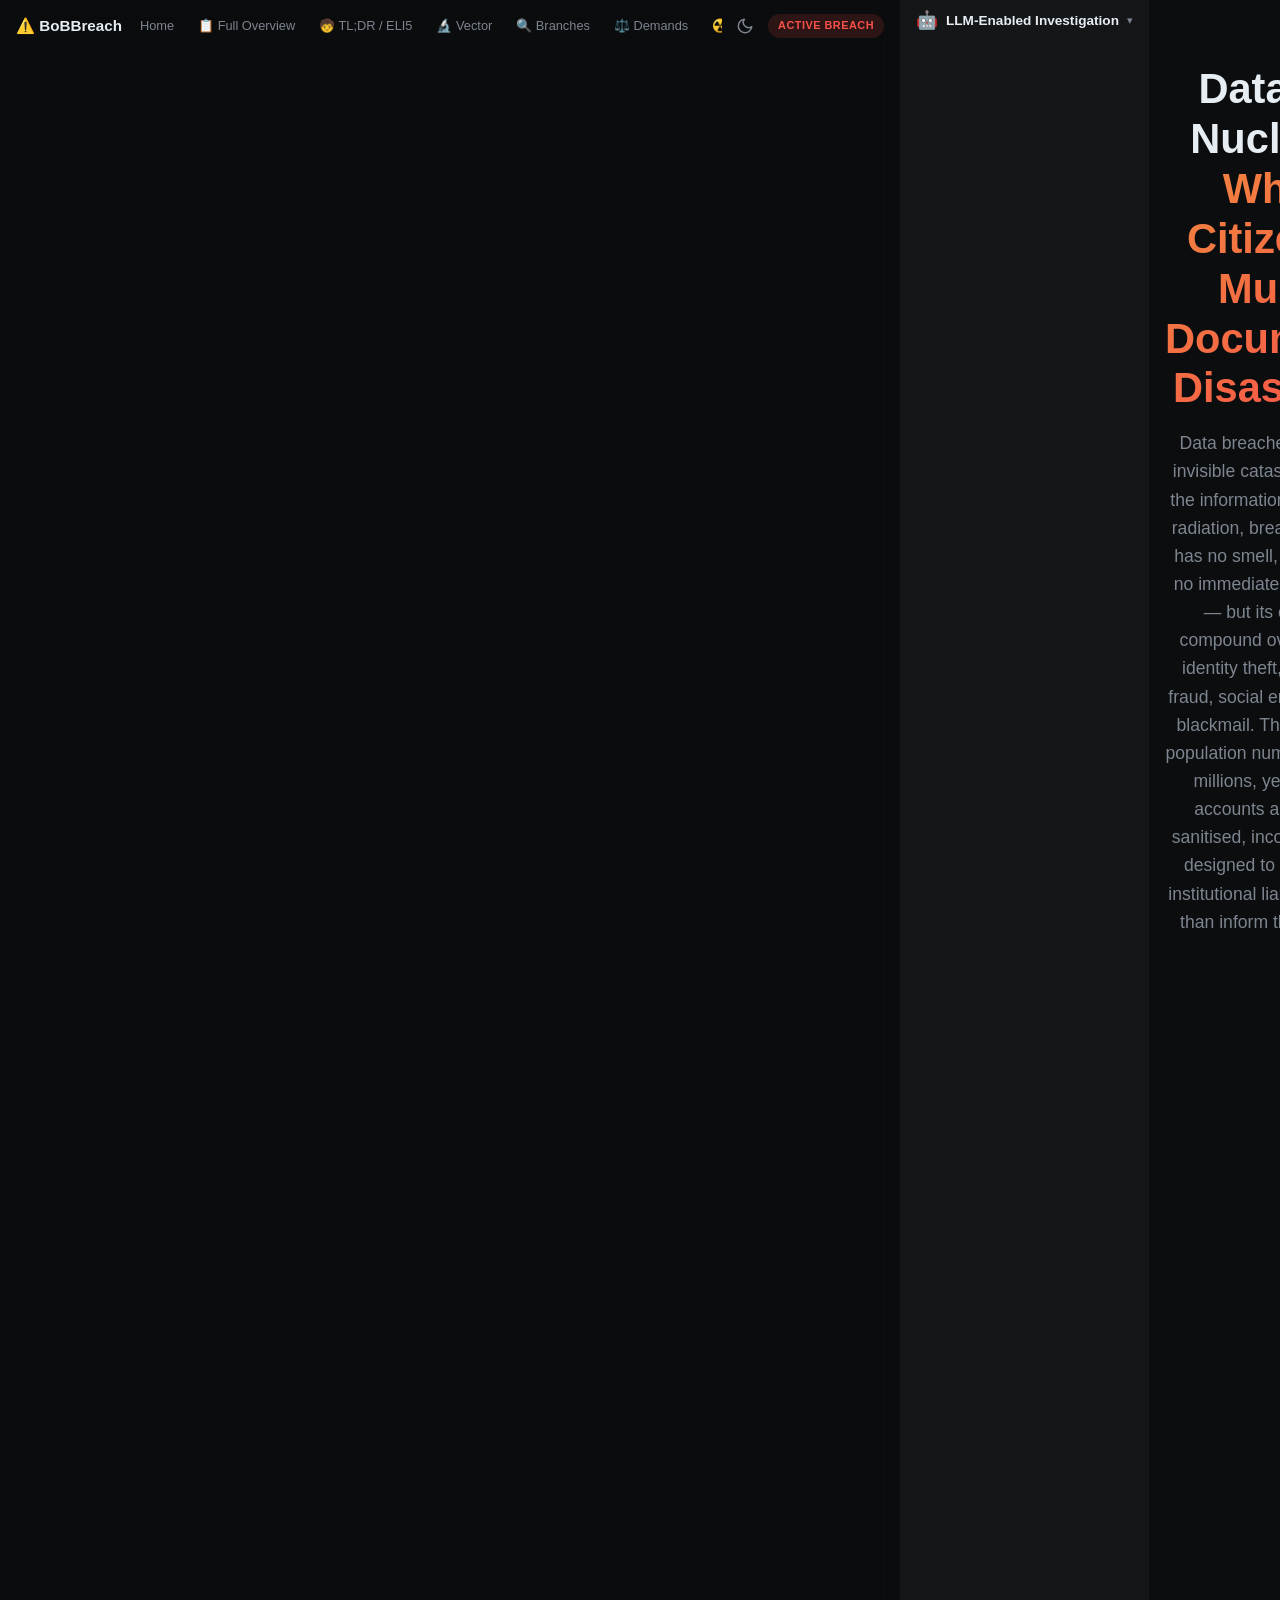
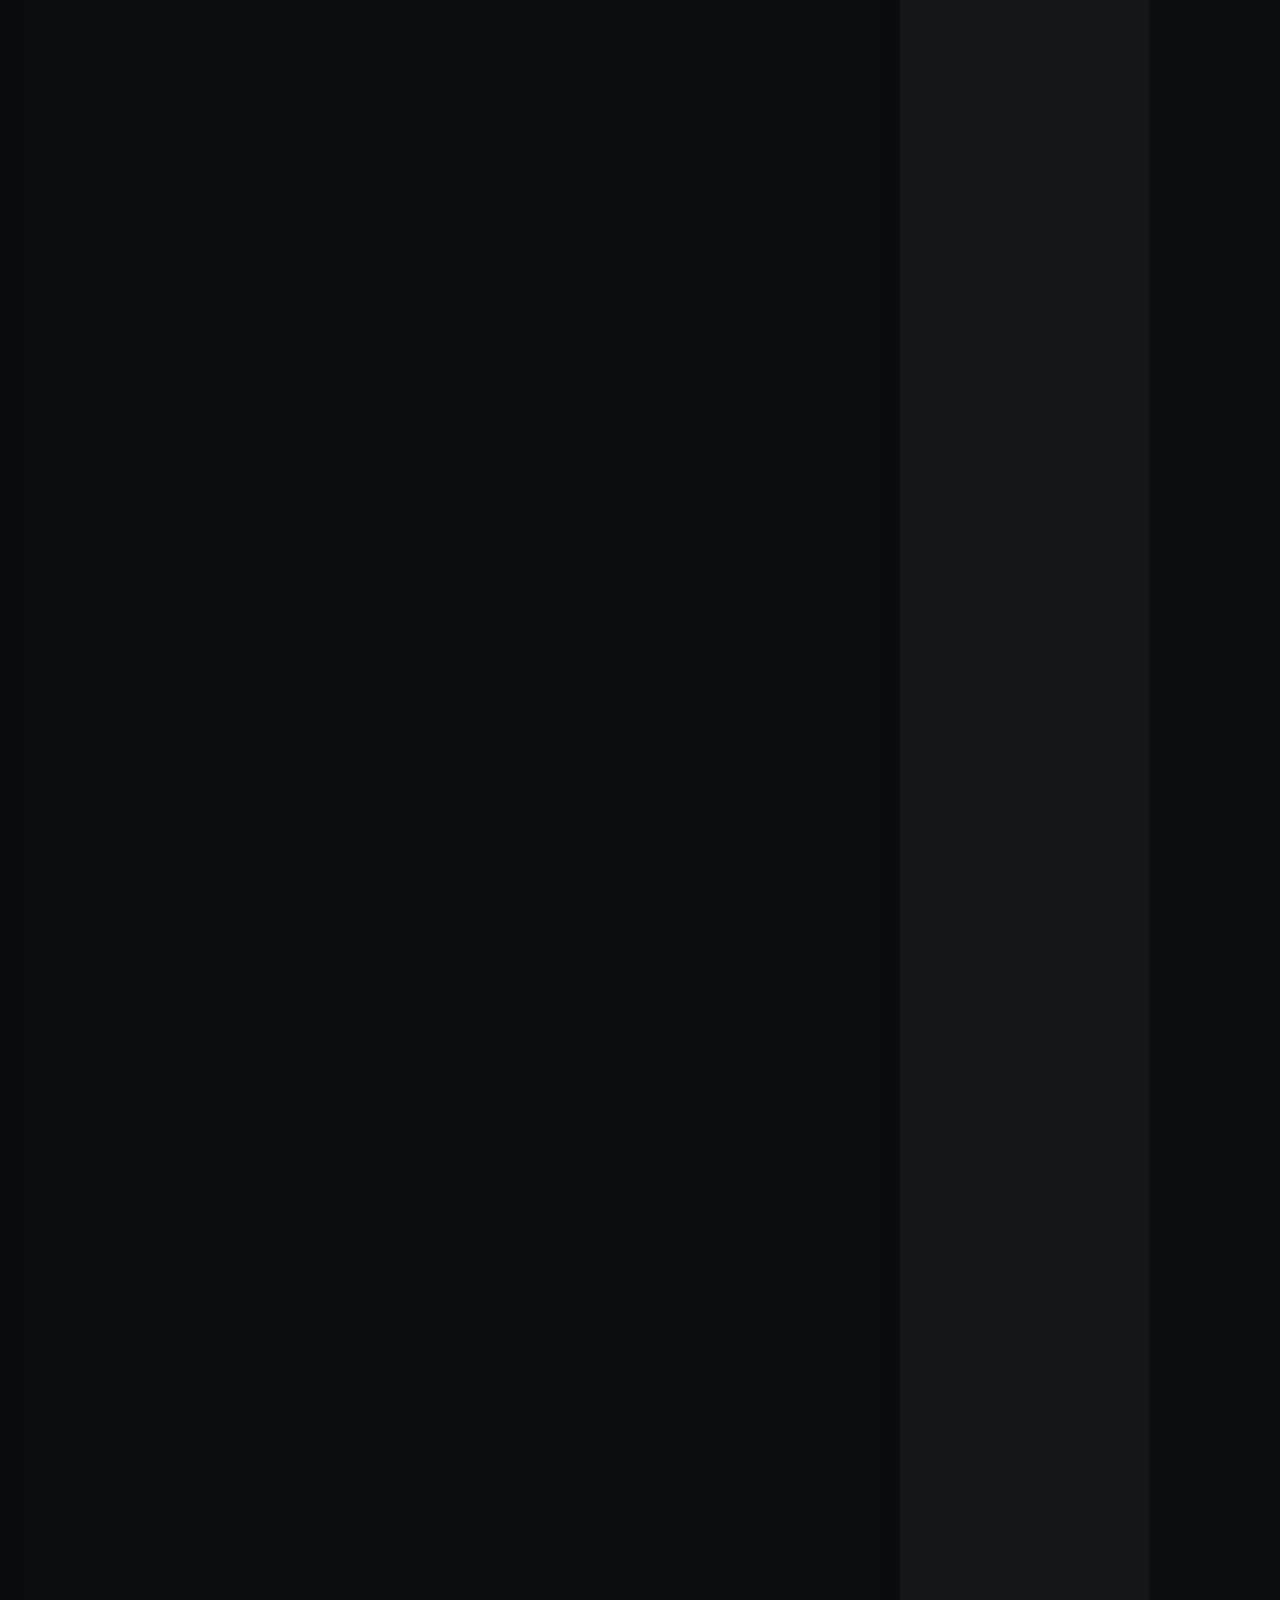
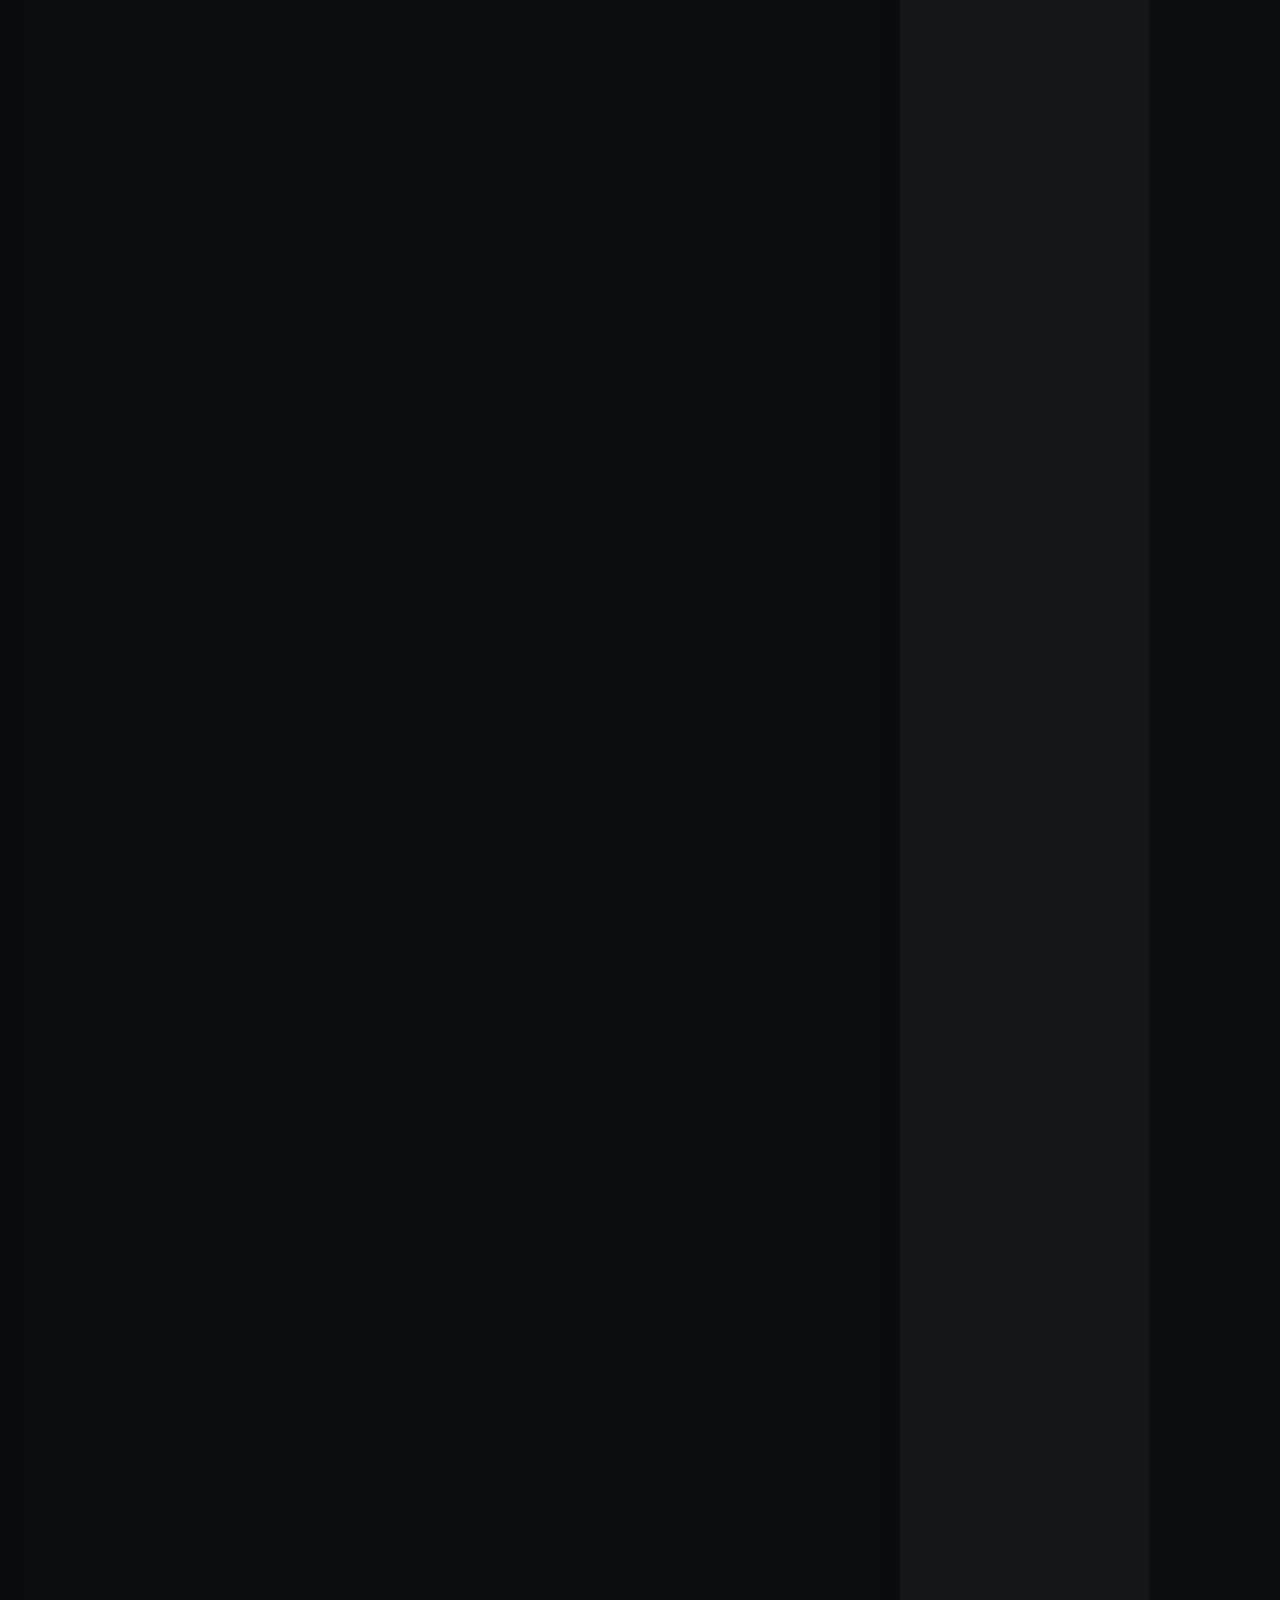
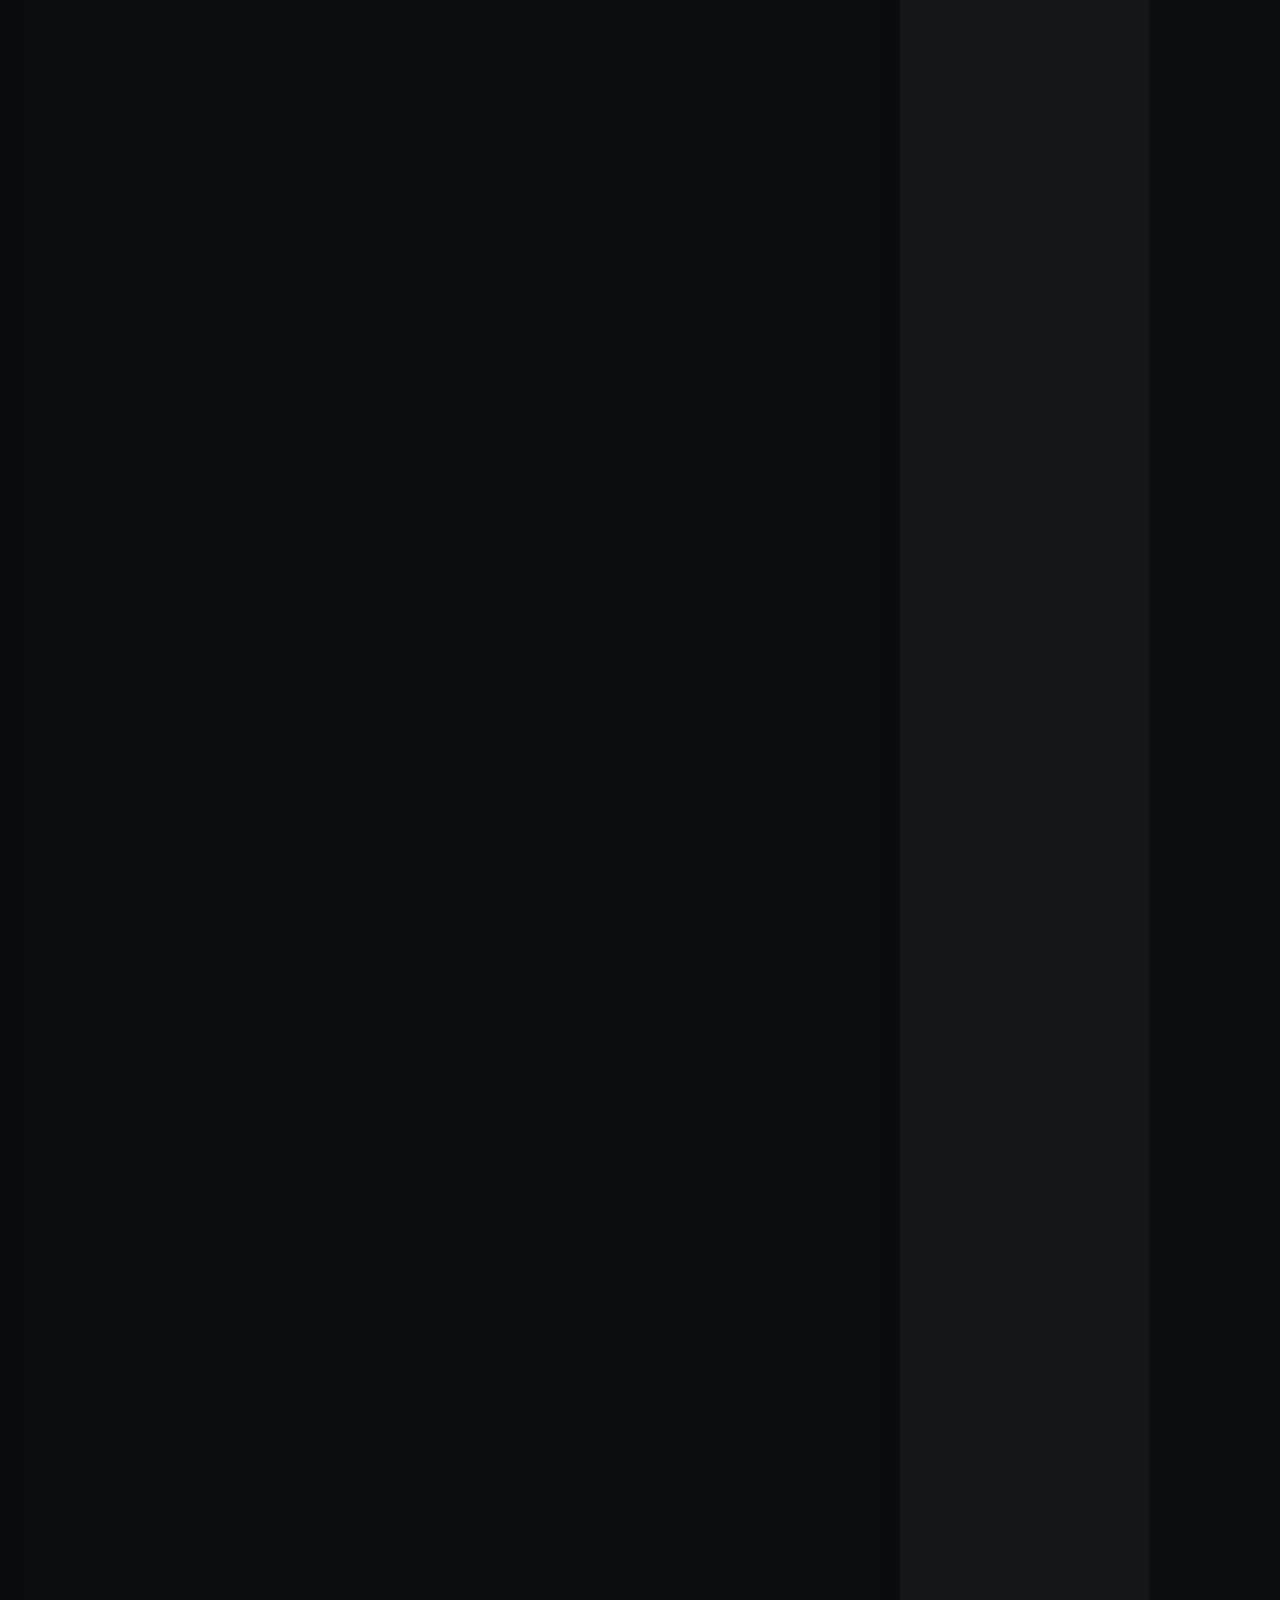
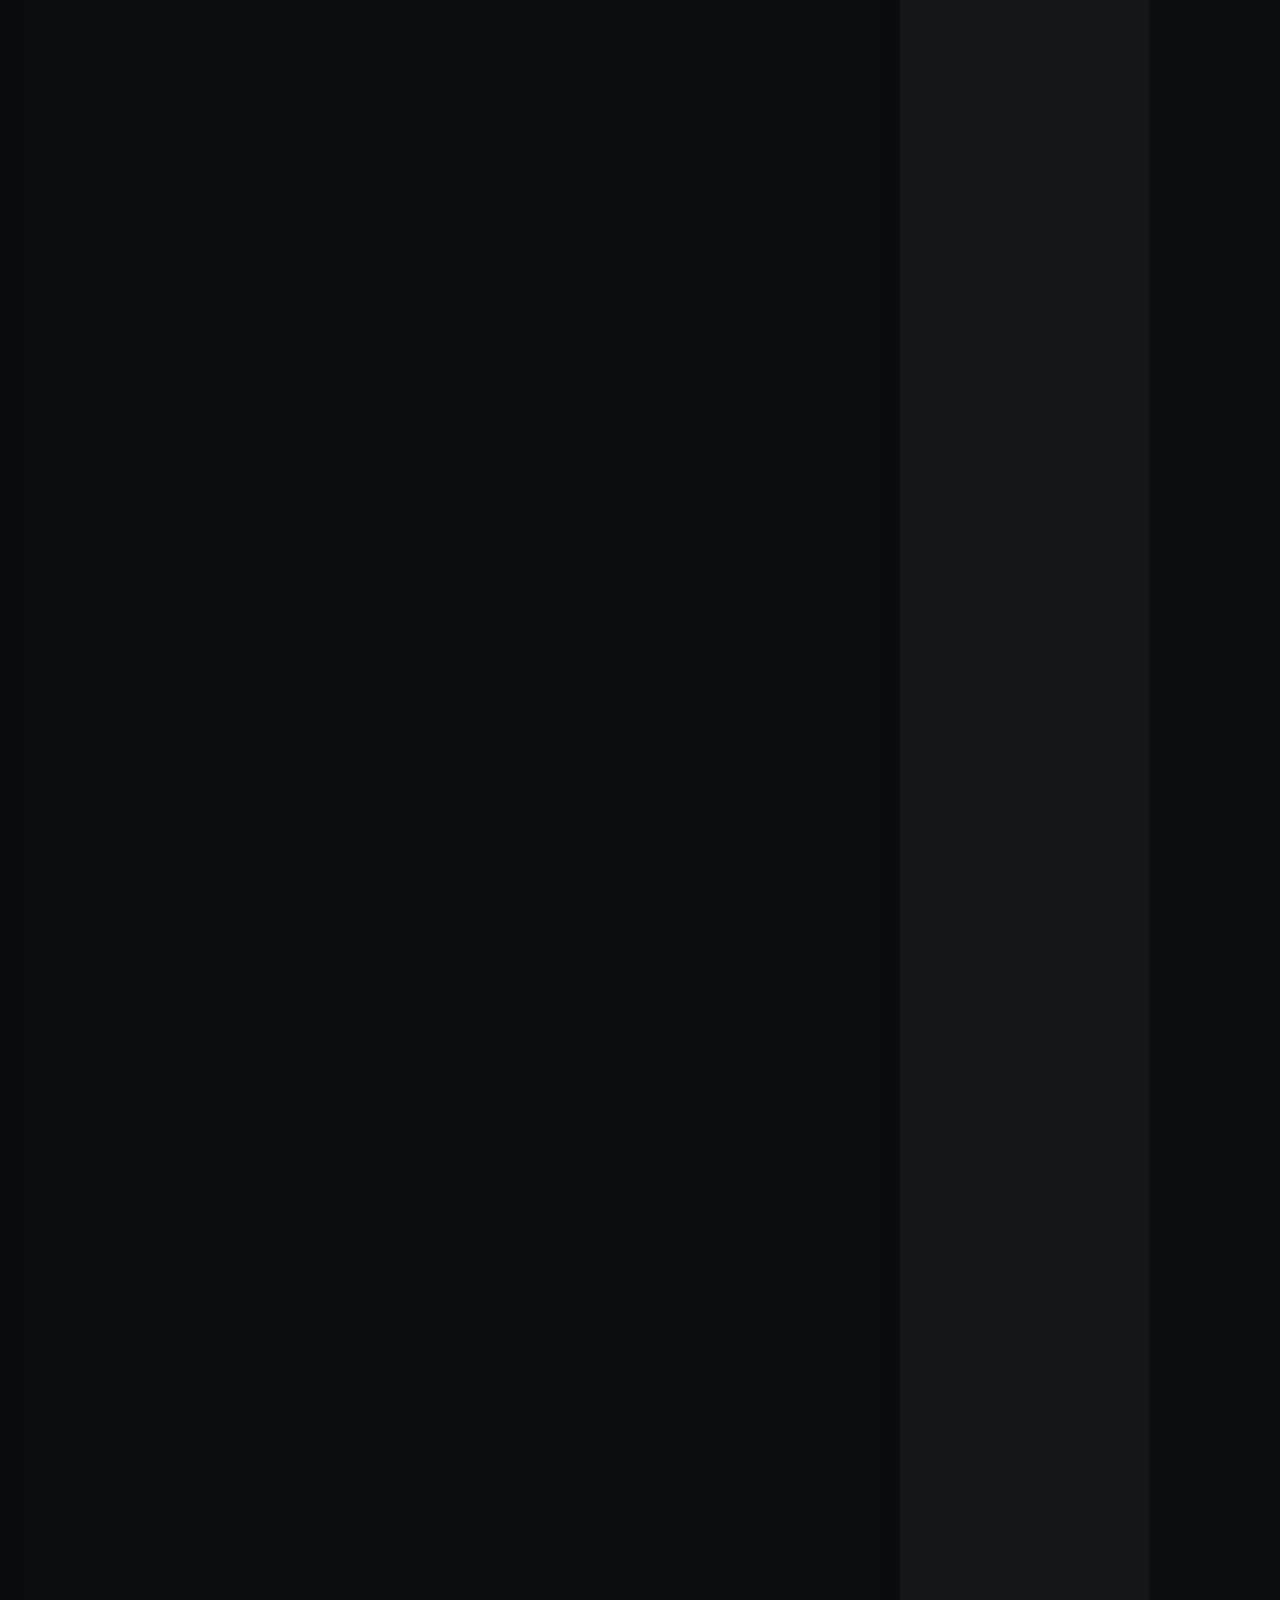
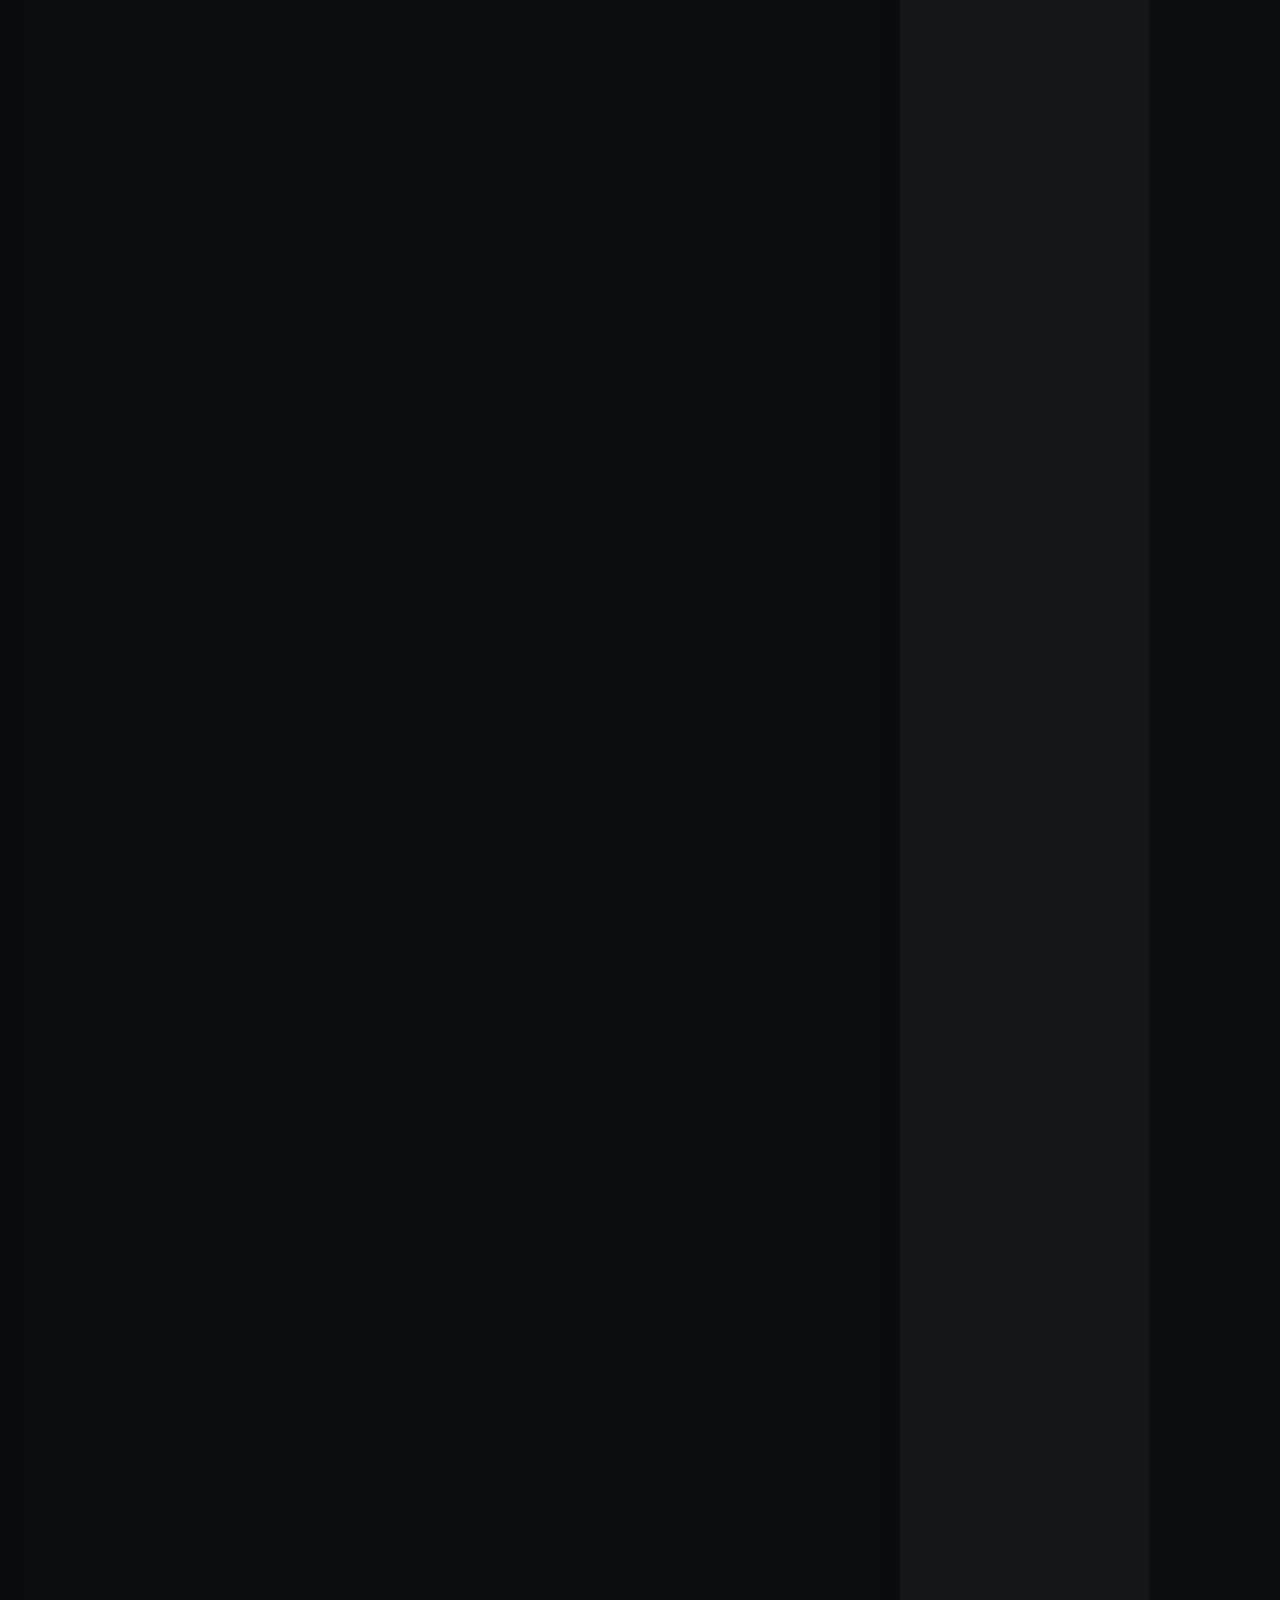
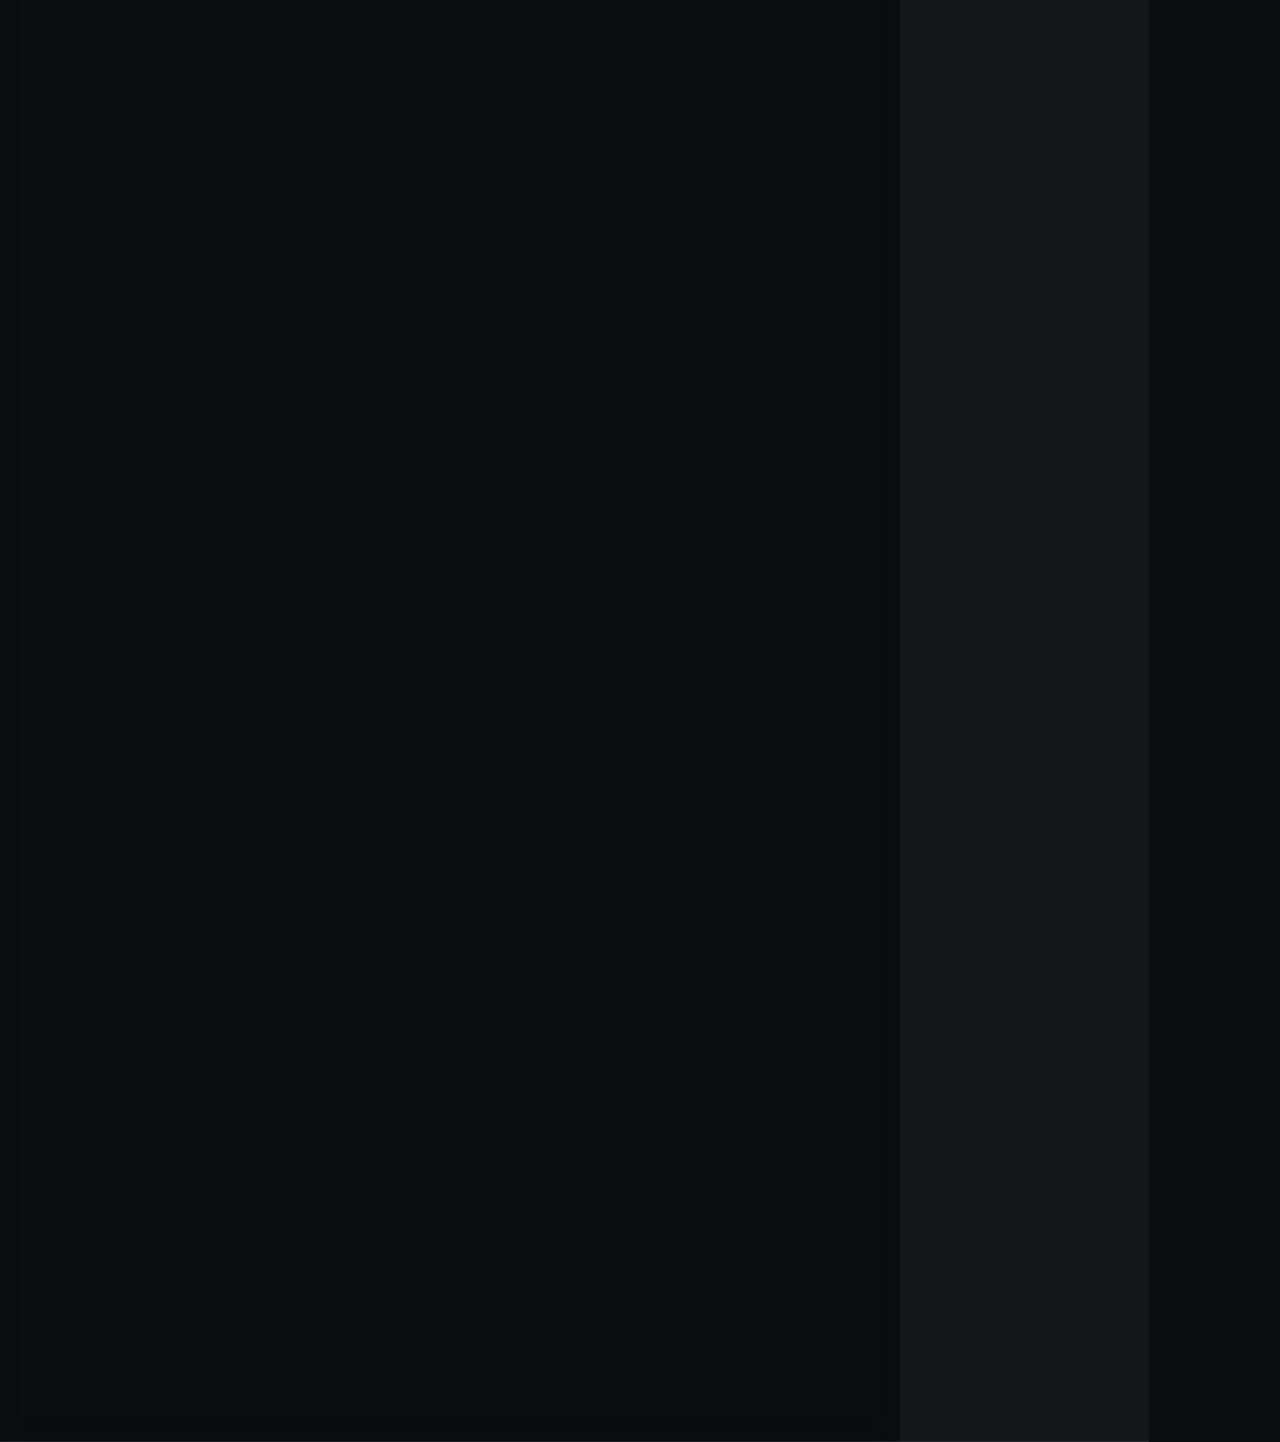
<file: pages/why.html>
<!DOCTYPE html>
<html lang="en" data-theme="dark">
<head>
<meta charset="UTF-8">
<meta name="viewport" content="width=device-width, initial-scale=1.0">
<title>Why This Exists — Data Is Nuclear | BoBBreach</title>
<meta name="description" content="Why citizen documentation of data breaches matters. The 'Data Is Nuclear' thesis: data breaches are the invisible disasters of the information age, and affected populations cannot rely solely on official accounts.">
<meta name="theme-color" content="#0b0d0e">
<link rel="canonical" href="https://bobbreach.cashlessconsumer.in/pages/why.html">
<link rel="stylesheet" href="../css/style.css">
<style>
  .why-container { max-width: 780px; margin: 0 auto; padding: 24px 16px 48px; }
  .why-container h2 { font-size: 1.3rem; font-weight: 700; margin: 48px 0 12px; border-bottom: 1px solid var(--border); padding-bottom: 6px; }
  .why-container h3 { font-size: 1.1rem; font-weight: 600; margin: 28px 0 8px; color: var(--accent); }
  .why-container p { color: var(--muted); line-height: 1.8; margin-bottom: 14px; font-size: .95rem; }
  .why-container p strong { color: var(--fg); }
  .why-container .callout { padding: 16px 20px; background: var(--card); border-left: 3px solid var(--yellow); border-radius: 8px; margin: 20px 0; font-size: .92rem; color: var(--muted); }
  .why-container .callout strong { color: var(--fg); }
  .why-container .ref-list { padding-left: 0; list-style: none; font-size: .82rem; line-height: 1.7; }
  .why-container .ref-list li { padding: 6px 0; border-bottom: 1px solid var(--border); }
  .why-container .ref-list li:last-child { border-bottom: none; }
  .why-container .ref-num { color: var(--accent); font-weight: 700; margin-right: 6px; }
  .why-container .example-card { background: var(--bg2); border: 1px solid var(--border); border-radius: 8px; padding: 20px; margin: 20px 0; }
  .why-container .example-card h4 { font-size: .95rem; margin-bottom: 8px; }
  .why-container .example-card ul { padding-left: 18px; color: var(--muted); font-size: .9rem; }
  .why-container .example-card ul li { margin-bottom: 6px; }
  .why-container .inset-quote { font-size: 1.05rem; font-style: italic; color: var(--fg); padding: 16px 24px; border-left: 3px solid var(--accent); background: var(--bg2); border-radius: 0 8px 8px 0; margin: 20px 0; }
  .why-container .inset-quote cite { display: block; margin-top: 6px; font-size: .82rem; font-style: normal; color: var(--muted); }
  @media (max-width: 600px) { .why-container { padding: 16px 12px 32px; } }
</style>
</head>
<body>

<!-- ═══ Navigation ═══ -->
<nav>
  <div class="inner">
    <button class="nav-toggle" id="navToggle" aria-label="Toggle navigation">
      <span></span><span></span><span></span>
    </button>
    <span class="logo">⚠️ BoBBreach</span>
        <div class="links" id="navLinks">
      <a href="../">Home</a>
      <a href="overview.html">📋 Full Overview</a>
      <a href="eli5.html">🧒 TL;DR / ELI5</a>
      <a href="vector.html">🔬 Vector</a>
      <a href="../search.html">🔍 Branches</a>
      <a href="demands.html">⚖️ Demands</a>
      <a href="why.html" class="active" >☢️ Why</a>
      <a href="media.html">📰 Media</a>
      <a href="about.html">About</a>
      <a href="censorship.html">🔇 Censored</a>
    </div>
    <button class="theme-toggle" id="themeToggle" aria-label="Toggle theme" title="Toggle light/dark">
      <svg id="themeIcon" viewBox="0 0 24 24" fill="none" stroke="currentColor" stroke-width="2" stroke-linecap="round" stroke-linejoin="round">
        <path d="M21 12.79A9 9 0 1 1 11.21 3 7 7 0 0 0 21 12.79z"/>
      </svg>
    </button>
    <span class="badge">Active Breach</span>
  </div>
</nav>

<!-- ═══ LLM Disclosure (collapsible) ═══ -->
<details class="disclosure">
  <summary>
    <span class="d-icon">🤖</span>
    <strong>LLM-Enabled Investigation</strong>
    <span class="d-toggle">▾</span>
  </summary>
  <div class="disclosure-body">
    <p>The research, data analysis, and narrative on this site were produced with the assistance of large language models (LLMs) as analytical tools. All metadata-driven findings (file names, directory structures, timestamps, document sizes) were extracted programmatically from the publicly available Tor dump and cross-referenced via automated scripts. Human researchers directed every query, verified every substantive claim, and maintained the editorial chain of custody.</p>
    <p><strong>No LLM has access to the actual contents of the dumped files</strong> — this is a <strong>metadata-level analysis</strong> of file names, paths, and document types visible in the leak directory structure. This is early, ongoing analysis and may contain errors. Independent verification is encouraged.</p>
  </div>
</details>

<!-- ═══ Hero ═══ -->
<section class="hero" id="overview" style="min-height:auto;padding-bottom:24px;">
  <h1>Data Is Nuclear<br><span>Why Citizens Must Document Disasters</span></h1>
  <p class="subtitle">Data breaches are the invisible catastrophes of the information age. Like radiation, breached data has no smell, no colour, no immediate sensation — but its effects compound over years: identity theft, financial fraud, social engineering, blackmail. The affected population numbers in the millions, yet official accounts are often sanitised, incomplete, or designed to minimise institutional liability rather than inform the public.</p>
</section>

<!-- ═══ Content ═══ -->
<section style="padding-top:0;">
  <div class="why-container">

    <h2>1. The Nuclear Analogy</h2>

    <p>The historian <strong>Kate Brown</strong>, in <em>Manual for Survival: A Chernobyl Guide to the Future</em>, documents how the Soviet government suppressed the true scale of the Chernobyl disaster for decades. Official figures acknowledged 31 direct deaths from the explosion. Brown's decade-long archival investigation — cross-referencing hospital records, burial registries, and declassified KGB files — found evidence of <strong>hundreds of thousands of casualties</strong> from radiation exposure across Europe.<a href="#ref1" class="ref-num">[1]</a></p>

    <p>The suppression was not accidental. It was structural: state institutions had incentives to minimise the disaster's scope. Independent researchers and journalists lacked access to affected zones. Official data was classified. The full truth emerged only through <strong>decades of citizen documentation</strong> — oral histories, independent health surveys, leaked government documents, and cross-border epidemiological studies.</p>

    <p>Data breaches exhibit the same pattern.</p>

    <div class="callout">
      <strong>The parallel is exact:</strong> When a bank suffers a breach affecting millions, it produces a 1-page press statement. The full scope — which data fields were taken, how many customers are affected, what the root cause was — remains undisclosed. Regulators accept minimal reporting. The public is left with platitudes. The true scale of harm may only be understood years later, through independent forensic analysis and citizen documentation.
    </div>

    <h2>2. Chernobyl (1986): Documentation Against Erasure</h2>

    <p>Soviet authorities initially denied the Chernobyl explosion. When international radiation sensors detected the plume, they pivoted to damage control — blaming plant operators, downplaying radiation levels, and delaying evacuations. The official death toll (31) is still cited today, though independent researchers estimate the eventual death toll at <strong>50,000 to 400,000</strong> across Europe.<a href="#ref1" class="ref-num">[1]</a></p>

    <h3>Svetlana Alexievich — Voices from Chernobyl</h3>

    <p>Belarusian journalist <strong>Svetlana Alexievich</strong> spent years conducting over 500 interviews with Chernobyl survivors — firefighters, widows, scientists, evacuees, liquidators. Her book <em>Voices from Chernobyl: The Oral History of a Nuclear Disaster</em> (1997) was the first work to present the catastrophe through the lived experience of those it affected.<a href="#ref2" class="ref-num">[2]</a></p>

    <p>Alexievich was awarded the <strong>2015 Nobel Prize in Literature</strong> "for her polyphonic writings, a monument to suffering and courage in our time."<a href="#ref3" class="ref-num">[3]</a> Her work is not a technical report. It is a documentary of human impact — the kind of record that government commissions and operator-authored post-mortems systematically exclude.</p>

    <div class="inset-quote">
      "I write not the history of a war, but the history of feelings. Why repeat the facts — they cover up our feelings."
      <cite>— Svetlana Alexievich, Nobel Lecture (2015)</cite>
    </div>

    <h3>Kate Brown — Manual for Survival</h3>

    <p>Historian <strong>Kate Brown</strong>'s <em>Manual for Survival</em> (2019) revealed how the Soviet Union and later international agencies systematically suppressed evidence of Chernobyl's true health impact. Brown identified that United Nations agencies also downplayed findings about the epidemic that followed the disaster, partly because acknowledging widespread harm from Chernobyl risked exposing comparable damage from Western nuclear weapons testing.<a href="#ref1" class="ref-num">[1]</a></p>

    <p>The lesson: <strong>official documentation of disasters is rarely complete, and never impartial.</strong> Every institution has incentive structures that shape what it reports.</p>

    <h2>3. Fukushima (2011): Data Withheld, Citizens Measure</h2>

    <p>When the Fukushima Daiichi nuclear plant melted down in March 2011, Japan's government and TEPCO (Tokyo Electric Power Company) had access to SPEEDI — a real-time radiation dispersal prediction system that could guide evacuations. They did not release the data. Investigative journalists later revealed that officials "played down the data, apparently fearful of having to significantly enlarge the evacuation zone — and acknowledge the accident's severity."<a href="#ref4" class="ref-num">[4]</a></p>

    <p>Citizens in the affected zone were left to guess which areas were safe. Some, told the danger was minimal, evacuated straight into the path of radioactive fallout.</p>

    <h3>Safecast — Citizen Radiation Monitoring</h3>

    <p>In response, <strong>Safecast</strong> was formed — a global, volunteer-driven citizen science project. Volunteers built and deployed hand-held Geiger counters, collected over 260 million environmental radiation measurements, and published them under an open CC0 license. Safecast data has since been validated against U.S. Department of Energy aerial surveys, showing high correlation.<a href="#ref5" class="ref-num">[5]</a></p>

    <p>Today, Safecast operates over 5,000 devices across 102 countries, producing 66,000 daily measurements. Its data is used by researchers, municipalities, and international bodies. The project proved that <strong>citizens with sensors can generate data as reliable as state agencies</strong> — and make it public when authorities will not.<a href="#ref6" class="ref-num">[6]</a></p>

    <p>This is <strong>citizen documentation of disaster</strong> in action. It is the same impulse that drives this site.</p>

    <h2>4. Kudankulam (July 2026): Nuclear Breach, Real Time</h2>

    <p>Days before the Bank of Baroda breach, Reuters reported that nearly 19,000 files totalling 14.3 GB relating to India's largest nuclear power plant — the Kudankulam Nuclear Power Plant (KKNP) in Tamil Nadu — had been exposed online. The data, breached from contractor Reliance Group, was publicly accessible on the dark web. Independent cybersecurity researcher Rakesh Krishnan, who first alerted Reuters, described the exposure as a serious national security risk.<a href="#ref7" class="ref-num">[7]</a></p>

    <p>A senior director at the Nuclear Threat Initiative warned the leak could "show an adversary not just who has access to the project but which systems that access reaches." The breach underscored how cyber attacks have become routine in India, where many organisations remain ill-equipped to defend against or disclose them.<a href="#ref7" class="ref-num">[7]</a></p>

    <p>The Kudankulam breach is a literal nuclear data incident. It demonstrates that in 2026, the boundary between "nuclear disaster" and "data breach" has collapsed — the latter is now a vector for the former.</p>

    <h2>5. The BoB Breach: Official Silence, Documented</h2>

    <p>On July 24, 2026, the Triple X ransomware group claimed to have exfiltrated 1 TB of data from Bank of Baroda — India's second-largest public sector bank. The full dump, containing over <strong>162,111 files</strong> across 16,474 directories, was published on a Tor leak site. The data includes customer KYC documents, audit reports, VAPT findings, loan records, and internal audits.<a href="#ref8" class="ref-num">[8]</a></p>

    <p><strong>The bank's response:</strong> a single press statement acknowledging a "cybersecurity incident" and assuring customers that their interests were "protected." No branch-level disclosure. No list of affected data types. No guidance on what customers should watch for. No individual notification. No public breach report.</p>

    <p>This is the pattern across Indian data breaches. CERT-In receives notifications that never reach the public. Banks issue generic press releases. Affected consumers — the ultimate victims — are left to discover through news reports that their sensitive personal data may have been sold on the dark web.</p>

    <div class="example-card">
      <h4>📊 India's Data Breach Crisis (2024–2026)</h4>
      <ul>
        <li><strong>2026:</strong> Kudankulam Nuclear Plant data leak from contractor Reliance Group — 19,000 files, 14.3 GB of sensitive infrastructure data exposed.</li>
        <li><strong>2026:</strong> Bank of Baroda — 1 TB claimed exfiltration, 162K+ files, ~10,000 IFSC-coded branches potentially affected.</li>
        <li><strong>2025:</strong> Star Health Insurance API breach — 31 million records, including medical records and claims data.</li>
        <li><strong>2024:</strong> AIIMS Delhi ransomware — critical healthcare infrastructure, patient records exfiltrated.</li>
        <li><strong>2023:</strong> ICMR COVID testing data leak — 81.5 crore (815 million) records of Indian citizens exposed.</li>
      </ul>
      <p style="margin-top:8px;font-size:.82rem;color:var(--muted);">India ranks third globally for data breaches, with 28.9 million accounts compromised in 2025 alone, behind only the United States and France.<a href="#ref9" class="ref-num">[9]</a></p>
    </div>

    <p>In every case, the affected population received minimal actionable information. Official accounts — when they exist — prioritise institutional reputation management over consumer protection.</p>

    <h2>6. Why Citizen Documentation Matters</h2>

    <p>History shows that when states and corporations are the sole arbiters of disaster documentation, the record is systematically incomplete. Institutions document what protects them. Citizens document what affects them.</p>

    <p>Citizen documentation serves several essential functions:</p>

    <div class="example-card">
      <ul>
        <li><strong>Accountability:</strong> Independent documentation creates an evidentiary record that cannot be retroactively altered or classified.</li>
        <li><strong>Consumer Agency:</strong> When banks won't say which branches were affected, citizens can independently map the breach using available forensic data.</li>
        <li><strong>Historical Record:</strong> Corporate and government websites change. Press releases are removed. Citizen archives persist.</li>
        <li><strong>Regulatory Pressure:</strong> Public documentation of inadequate disclosure creates pressure for stronger notification laws.</li>
        <li><strong>Future Prevention:</strong> Open documentation helps security researchers identify systemic patterns that individual institutions may not disclose.</li>
      </ul>
    </div>

    <p>The right to know what happened to one's own data is a <strong>consumer right</strong> and a <strong>civil right</strong>. In an era where personal data is the substrate of economic participation — banking, healthcare, identity verification — a data breach is not a technical incident. It is a <strong>mass harm event</strong> whose consequences compound over time, just like radiation exposure.</p>

    <div class="callout">
      <strong>Data is nuclear.</strong> It persists. It accumulates. Its effects are invisible until they manifest. And once released, it cannot be recalled. The only safeguard against institutional minimisation is independent, citizen-led documentation. <a href="https://www.theguardian.com/technology/2008/jan/15/data.security" target="_blank" rel="noopener noreferrer">Cory Doctorow made this argument back in 2008</a> — personal data is as dangerous, long-lasting and impossible to recall as weapons-grade plutonium.
    </div>

    <h2>7. What This Site Is (And Isn't)</h2>

    <p><strong>BoBBreach</strong> is a citizen documentation effort — an independent, consumer-focused investigation portal for the July 2026 Bank of Baroda data breach. It is built by CashlessConsumer, a fintech and digital public infrastructure research initiative.</p>

    <p><strong>What it is:</strong> A metadata-level analysis of the publicly available Tor dump directory structure. A search tool that lets affected consumers check if their branch IFSC appears in the breached dataset. An independent record that will persist regardless of institutional takedowns or changes to official accounts.</p>

    <p><strong>What it is not:</strong> It is not affiliated with Bank of Baroda, the Government of India, NPCI, CERT-In, or any law enforcement agency. It does not distribute PII from the dump. Its findings are indicative — based on file name patterns and directory structures, not content inspection. It makes no claim to completeness or infallibility. It is, in plain terms, <strong>best-effort disaster assistance built with AI and run by a consumer advocacy research project</strong>.</p>

    <p>This site follows a tradition as old as Chernobyl survivors recording their testimonies and as new as Safecast volunteers mapping radiation that governments chose not to measure. <strong>When the institution that caused the harm is the only institution that speaks about it, the public cannot trust the account.</strong> Independent voices — even imperfect ones — are necessary.</p>

    <h2>8. References</h2>

    <ol class="ref-list" style="padding-left:0;list-style:none;">
      <li id="ref1">
        <span class="ref-num">[1]</span>
        Brown, K. (2019). <em>Manual for Survival: A Chernobyl Guide to the Future</em>. W. W. Norton & Company. — Documents systematic suppression of Chernobyl health data by Soviet authorities and international agencies. Argues that official death tolls are grossly understated and that the disaster's true impact was concealed for decades to protect institutional interests.
        <br><span style="color:var(--muted);font-size:.78rem;">ISBN: 978-0-241-35206-9</span>
      </li>
      <li id="ref2">
        <span class="ref-num">[2]</span>
        Alexievich, S. (1997). <em>Voices from Chernobyl: The Oral History of a Nuclear Disaster</em>. Translated by Keith Gessen (2005). Dalkey Archive Press. — Oral history based on 500+ interviews with Chernobyl survivors. First-person accounts of the disaster's human toll, documenting what official records omitted.
        <br><span style="color:var(--muted);font-size:.78rem;">ISBN: 978-0-312-42584-5</span>
      </li>
      <li id="ref3">
        <span class="ref-num">[3]</span>
        Nobel Prize in Literature 2015 — Svetlana Alexievich. NobelPrize.org. "For her polyphonic writings, a monument to suffering and courage in our time."
        <br><a href="https://www.nobelprize.org/prizes/literature/2015/alexievich/facts/" style="color:var(--accent);font-size:.78rem;" target="_blank">nobelprize.org/prizes/literature/2015/alexievich/facts/</a>
      </li>
      <li id="ref4">
        <span class="ref-num">[4]</span>
        Fackler, M. (2011). "Japan's Leaders Knew of Radiation Data, but Held Off Warning." <em>The New York Times</em>. — Reveals that Japanese political leaders initially did not release SPEEDI radiation dispersal data, "apparently fearful of having to significantly enlarge the evacuation zone."
        <br><a href="https://www.nytimes.com/2011/06/16/world/asia/16japan.html" style="color:var(--accent);font-size:.78rem;" target="_blank">nytimes.com/2011/06/16/world/asia/16japan.html</a>
      </li>
      <li id="ref5">
        <span class="ref-num">[5]</span>
        Hultquist, C. et al. (2018). "Citizen monitoring during hazards: validation of Fukushima radiation data." <em>GeoJournal</em>, 83, 189–204. — Validated Safecast citizen-collected radiation data against U.S. DOE/NNSA aerial surveys. Found the datasets were highly correlated, demonstrating that citizen science can produce authoritative environmental monitoring data.
        <br><a href="https://ui.adsabs.harvard.edu/abs/2018GeoJo..83..189H/abstract" style="color:var(--accent);font-size:.78rem;" target="_blank">ui.adsabs.harvard.edu/abs/2018GeoJo..83..189H/abstract</a>
      </li>
      <li id="ref6">
        <span class="ref-num">[6]</span>
        Safecast. Global citizen radiation monitoring project. Over 260 million environmental measurements collected and published under CC0 license. 5,000+ devices deployed across 102 countries.
        <br><a href="https://safecast.org/" style="color:var(--accent);font-size:.78rem;" target="_blank">safecast.org</a>
      </li>
      <li id="ref7">
        <span class="ref-num">[7]</span>
        Reuters (July 15, 2026). "Files relating to India's largest nuclear power plant exposed in data breach." — Investigation revealing 14.3 GB of Kudankulam Nuclear Power Plant data leaked from Reliance Group contractor systems to the dark web. Independent researcher Rakesh Krishnan first identified the leak.
        <br><span style="color:var(--muted);font-size:.78rem;">reuters.com/world/india/files-relating-indias-largest-nuclear-power-plant-kudankulam-exposed-data-breach-2026-07-15</span>
      </li>
      <li id="ref8">
        <span class="ref-num">[8]</span>
        BoBBreach Investigation (2026). Metadata-level analysis of the Triple X ransomware dump directory structure. 162,111 files, 16,474 directories (completed crawl, Aug 4, 2026), mapped against 9,992 Bank of Baroda IFSC codes.
        <br><a href="https://bobbreach.cashlessconsumer.in/pages/overview.html" style="color:var(--accent);font-size:.78rem;" target="_blank">bobbreach.cashlessconsumer.in — Full Overview</a>
      </li>
      <li id="ref9">
        <span class="ref-num">[9]</span>
        Surfshark (2026). "Data breach statistics: India." — India ranked third globally for data breaches in 2025 with 28.9 million accounts compromised, behind the United States and France.
        <br><span style="color:var(--muted);font-size:.78rem;">Referenced via Surfshark data breach monitoring reports</span>
      </li>
      <li id="ref10">
        <span class="ref-num">[10]</span>
        ICPD Act 2023 — India's Digital Personal Data Protection Act. Section 8(6) mandates that the Data Protection Board of India must hear affected persons before passing orders on breach notifications. Section 15 requires data fiduciaries to notify the Board and affected data principals of personal data breaches.
        <br><a href="https://www.meity.gov.in/data-protection-framework" style="color:var(--accent);font-size:.78rem;" target="_blank">meity.gov.in/data-protection-framework</a>
      </li>
    </ol>

  </div>
</section>

<!-- ═══ Footer ═══ -->
<footer>
  <p><strong>⚠️ BoBBreach</strong> — Bank of Baroda Data Breach Investigation by <a href="https://cashlessconsumer.in">CashlessConsumer</a></p>
  <p style="margin-top:8px;">Fintech & DPI research initiative. Investigation led by Srikanth (CashlessConsumer).</p>
  <p style="margin-top:8px;">Data sources: OSINT crawl of Triple X Tor dump directory listing, Razorpay IFSC database, threat intelligence reports.</p>
  <p style="margin-top:4px;"><strong>Privacy:</strong> No PII from the dump is distributed on this site. Raw data retained for investigative purposes only.</p>
  <p style="margin-top:12px;">📧 <a href="mailto:cashlessconsumerin@gmail.com">Contact</a> | <a href="https://github.com/CashlessConsumer">GitHub</a> | <a href="https://x.com/logic">X/Twitter</a> | <a href="demands.html">Demands</a> | <a href="censorship.html">🔇 Censored</a> | <a href="about.html">About</a> | <a href="vector.html">🔬 Vector</a> | <a href="../search.html">🔍 Check Branches</a></p>
</footer>

<script>
const themeToggle = document.getElementById('themeToggle');
const themeIcon = document.getElementById('themeIcon');
const html = document.documentElement;
const saved = localStorage.getItem('theme') || 'dark';
html.setAttribute('data-theme', saved);
updateIcon(saved);
themeToggle.addEventListener('click', () => {
  const current = html.getAttribute('data-theme');
  const next = current === 'dark' ? 'light' : 'dark';
  html.setAttribute('data-theme', next);
  localStorage.setItem('theme', next);
  updateIcon(next);
});
function updateIcon(theme) {
  themeIcon.innerHTML = theme === 'dark'
    ? '<path d="M21 12.79A9 9 0 1 1 11.21 3 7 7 0 0 0 21 12.79z"/>'
    : '<circle cx="12" cy="12" r="5"/><g stroke="currentColor" stroke-width="2"><line x1="12" y1="1" x2="12" y2="3"/><line x1="12" y1="21" x2="12" y2="23"/><line x1="4.22" y1="4.22" x2="5.64" y2="5.64"/><line x1="18.36" y1="18.36" x2="19.78" y2="19.78"/><line x1="1" y1="12" x2="3" y2="12"/><line x1="21" y1="12" x2="23" y2="12"/><line x1="4.22" y1="19.78" x2="5.64" y2="18.36"/><line x1="18.36" y1="5.64" x2="19.78" y2="4.22"/></g>';
}
</script>
<script src="../js/main.js"></script>
</body>
</html>
</file>
<file: css/style.css>
/* ── Theme Variables ── */
:root {
  --bg: #0b0d0e;
  --bg2: #151718;
  --card: rgba(22, 24, 26, 0.85);
  --fg: #e6edf3;
  --muted: #7d8590;
  --border: rgba(48, 54, 61, 0.6);
  --accent: #f0883e;
  --accent2: #d96f1f;
  --red: #f85149;
  --green: #3fb950;
  --blue: #58a6ff;
  --yellow: #d29922;
  --radius: 12px;
  --maxw: 900px;
  --nav-bg: rgba(11,13,14,.92);
  --badge-bg: rgba(248,81,73,.15);
  --badge-fg: #f85149;
}

[data-theme="light"] {
  --bg: #f6f8fa;
  --bg2: #eaeef2;
  --card: rgba(255,255,255,.85);
  --fg: #1f2328;
  --muted: #656d76;
  --border: rgba(208,215,222,.8);
  --accent: #c2410c;
  --accent2: #9a3412;
  --red: #cf222e;
  --green: #1a7f37;
  --blue: #0969da;
  --yellow: #9a6700;
  --nav-bg: rgba(246,248,250,.94);
  --badge-bg: rgba(207,34,46,.1);
  --badge-fg: #cf222e;
}

/* ── Reset ── */
*, *::before, *::after { box-sizing: border-box; margin: 0; padding: 0; }
html { scroll-behavior: smooth; scrollbar-width: none; }
body { -ms-overflow-style: none; }
body::-webkit-scrollbar { display: none; }
body {
  font-family: -apple-system, BlinkMacSystemFont, 'Segoe UI', Roboto, 'Noto Sans', Ubuntu, sans-serif;
  background: var(--bg);
  color: var(--fg);
  line-height: 1.6;
  -webkit-font-smoothing: antialiased;
  transition: background .25s, color .25s;
}
a { color: var(--accent); text-decoration: none; }
a:hover { text-decoration: underline; }
img { max-width: 100%; }

/* ── Nav ── */
nav { position: sticky; top: 0; z-index: 100; background: var(--nav-bg); backdrop-filter: blur(12px); border-bottom: 1px solid var(--border); }
nav .inner { display: flex; align-items: center; gap: 8px; max-width: var(--maxw); margin: 0 auto; padding: 0 16px; height: 52px; flex-wrap: nowrap; }
nav .logo { font-weight: 700; font-size: .95rem; display: flex; align-items: center; gap: 6px; white-space: nowrap; flex-shrink: 0; }
nav .links { display: flex; align-items: center; gap: 4px; overflow: hidden; flex: 1; min-width: 0; }
nav .links a { padding: 6px 10px; font-size: .8rem; border-radius: 6px; color: var(--muted); white-space: nowrap; transition: .15s; flex-shrink: 0; text-decoration: none; }
nav .links a:hover { color: var(--fg); background: var(--bg2); text-decoration: none; }
nav .badge { font-size: .68rem; font-weight: 700; background: var(--badge-bg); color: var(--badge-fg); padding: 3px 10px; border-radius: 20px; flex-shrink: 0; text-transform: uppercase; letter-spacing: .5px; }

/* Theme toggle */
.theme-toggle { background: none; border: none; color: var(--muted); cursor: pointer; padding: 6px; border-radius: 6px; display: flex; align-items: center; justify-content: center; flex-shrink: 0; transition: .15s; }
.theme-toggle:hover { color: var(--fg); background: var(--bg2); }
.theme-toggle svg { width: 18px; height: 18px; }

/* Hamburger */
.nav-toggle { display: none; flex-direction: column; gap: 4px; cursor: pointer; background: none; border: none; padding: 8px; margin-right: 4px; flex-shrink: 0; }
.nav-toggle span { display: block; width: 20px; height: 2px; background: var(--fg); border-radius: 2px; transition: .2s; }

/* ── Layout ── */
section { padding: 48px 16px; max-width: var(--maxw); margin: 0 auto; }
section h2 { font-size: 1.55rem; font-weight: 700; margin-bottom: 4px; }
section h2 .sub { display: block; font-size: .85rem; font-weight: 400; color: var(--muted); margin-top: 2px; }
.card { background: var(--card); border: 1px solid var(--border); border-radius: var(--radius); padding: 24px; margin-bottom: 16px; }
.card h3 { font-size: 1.1rem; margin-bottom: 10px; }
.card p { font-size: .92rem; color: var(--muted); margin-bottom: 8px; }
.tag { display: inline-block; font-size: .68rem; font-weight: 700; padding: 2px 8px; border-radius: 20px; margin-top: 6px; }
.tag-critical { background: rgba(248,81,73,.15); color: var(--red); }
.tag-high { background: rgba(210,153,34,.15); color: var(--yellow); }
.tag-medium { background: rgba(88,166,255,.15); color: var(--blue); }
.tag-low { background: rgba(139,148,158,.15); color: var(--muted); }

/* Stats */
.stats { display: grid; grid-template-columns: repeat(5, 1fr); gap: 12px; margin: 32px 0; max-width: var(--maxw); }
.stat-card { background: var(--card); border: 1px solid var(--border); border-radius: var(--radius); padding: 20px 12px; text-align: center; }
.stat-card .num { font-size: 1.6rem; font-weight: 800; color: var(--fg); }
.stat-card .label { font-size: .75rem; color: var(--muted); margin-top: 4px; }

/* Hero */
.hero { text-align: center; padding: 64px 16px 32px; max-width: var(--maxw); margin: 0 auto; }
.hero .date-badge { display: inline-block; font-size: .75rem; font-weight: 600; padding: 4px 14px; border-radius: 20px; background: rgba(248,81,73,.12); color: var(--red); margin-bottom: 16px; }
.hero h1 { font-size: clamp(1.8rem, 4vw, 2.6rem); font-weight: 800; line-height: 1.2; margin-bottom: 16px; }
.hero h1 span { display: inline-block; background: linear-gradient(135deg, var(--accent), var(--red)); -webkit-background-clip: text; -webkit-text-fill-color: transparent; background-clip: text; }
.hero .subtitle { font-size: 1.1rem; color: var(--muted); max-width: 680px; margin: 0 auto 24px; line-height: 1.6; }
.hero .cta { display: inline-block; padding: 12px 28px; background: var(--accent); color: #fff; border-radius: 8px; font-weight: 600; font-size: .95rem; text-decoration: none; transition: .15s; }
.hero .cta:hover { background: var(--accent2); text-decoration: none; }

/* Grids */
.grid2 { display: grid; grid-template-columns: 1fr 1fr; gap: 16px; }

/* Search */
.search-box { display: flex; gap: 8px; margin-bottom: 16px; flex-wrap: wrap; }
.search-box input { flex: 1; min-width: 200px; padding: 12px 16px; background: var(--bg2); border: 1px solid var(--border); border-radius: 8px; color: var(--fg); font-size: 1rem; }
.search-box input:focus { outline: none; border-color: var(--accent); }
.search-box button { padding: 12px 24px; background: var(--accent); border: none; border-radius: 8px; color: #fff; font-weight: 600; cursor: pointer; }
.search-box button:hover { background: var(--accent2); }
.search-results { margin-top: 8px; }
.search-result { padding: 8px 0; border-bottom: 1px solid var(--border); display: flex; justify-content: space-between; align-items: center; gap: 12px; flex-wrap: wrap; }
.search-result .ifsc { font-family: monospace; color: var(--accent); font-weight: 600; }
.search-result .branch-info { flex: 1; }
.search-result .status { font-size: .8rem; font-weight: 600; }
.status-impacted { color: var(--red); }
.status-unknown { color: var(--muted); }

/* Timeline */
.timeline { position: relative; padding-left: 28px; }
.timeline::before { content: ''; position: absolute; left: 8px; top: 0; bottom: 0; width: 2px; background: var(--border); }
.tl-item { position: relative; padding: 0 0 24px 20px; }
.tl-item::before { content: ''; position: absolute; left: -24px; top: 6px; width: 12px; height: 12px; border-radius: 50%; }
.tl-breach::before { background: var(--red); }
.tl-disclosure::before { background: var(--accent); }
.tl-intel::before { background: var(--blue); }
.tl-threat::before { background: var(--yellow); }
.tl-evidence::before { background: var(--green); }
.tl-response::before { background: var(--accent); }
.tl-item .date { font-size: .78rem; color: var(--muted); font-weight: 600; }
.tl-item .title { font-weight: 600; margin: 2px 0; }
.tl-item .desc { font-size: .88rem; color: var(--muted); }

/* Exposure grid */
.exposure-grid { display: grid; grid-template-columns: repeat(auto-fill, minmax(200px, 1fr)); gap: 12px; }
.exp-card { background: var(--card); border: 1px solid var(--border); border-radius: var(--radius); padding: 16px; }
.exp-card .icon { font-size: 1.5rem; margin-bottom: 8px; }
.exp-card h4 { font-size: .9rem; }
.exp-card .count { font-size: .75rem; color: var(--muted); }
.exp-card .file-count { font-size: 1.2rem; font-weight: 700; }

/* Footer */
footer { border-top: 1px solid var(--border); padding: 32px 16px; text-align: center; color: var(--muted); font-size: .8rem; }
footer a { color: var(--accent); }

/* Filter */
.filter-bar { display: flex; gap: 8px; flex-wrap: wrap; margin-bottom: 20px; }
.filter-btn { padding: 6px 14px; border: 1px solid var(--border); border-radius: 20px; background: transparent; color: var(--muted); font-size: .8rem; cursor: pointer; transition: .15s; }
.filter-btn:hover, .filter-btn.active { border-color: var(--accent); color: var(--accent); background: rgba(240,136,62,.1); }
.filter-btn.active { background: var(--accent); color: #fff; border-color: var(--accent); }

/* Alerts */
.alert { padding: 12px 16px; border-radius: var(--radius); margin-bottom: 16px; font-size: .88rem; }
.alert-red { background: rgba(248,81,73,.1); border: 1px solid rgba(248,81,73,.3); color: var(--red); }
.alert-yellow { background: rgba(210,153,34,.1); border: 1px solid rgba(210,153,34,.3); color: var(--yellow); }
.alert-green { background: rgba(63,185,80,.1); border: 1px solid rgba(63,185,80,.3); color: var(--green); }

.anchor { scroll-margin-top: 64px; }

/* Consumer guide checklist */
.checklist { list-style: none; }
.checklist li { padding: 8px 0; border-bottom: 1px solid var(--border); display: flex; gap: 10px; align-items: flex-start; }
.checklist li::before { content: '☐'; color: var(--accent); font-weight: 700; font-size: 1.1rem; }

/* Sections nav */
.section-nav { display: flex; gap: 12px; flex-wrap: wrap; margin: 24px 0; max-width: var(--maxw); padding: 0 16px; margin-left: auto; margin-right: auto; }
.section-nav a { padding: 10px 20px; background: var(--card); border: 1px solid var(--border); border-radius: var(--radius); text-decoration: none; color: var(--muted); font-size: .88rem; }
.section-nav a:hover { border-color: var(--accent); color: var(--accent); }

.not-found { text-align: center; padding: 60px 16px; }
.not-found h2 { font-size: 3rem; margin-bottom: 8px; }

/* ── Responsive ── */
@media (max-width: 768px) {
  .nav-toggle { display: flex; }
  nav .links { display: none; flex-direction: column; position: absolute; top: 100%; left: 0; right: 0; background: var(--nav-bg); border-bottom: 1px solid var(--border); padding: 8px 16px 16px; gap: 4px; backdrop-filter: blur(12px); }
  nav .links.open { display: flex; }
  nav .links a { width: 100%; padding: 12px 8px; white-space: normal; }
  nav .inner { position: relative; padding: 0 12px; }
  nav .badge { margin-left: auto; }
  .hero { min-height: auto; padding: 48px 16px; }
  .hero h1 { font-size: clamp(1.5rem, 6vw, 2rem); }
  .hero .subtitle { font-size: .95rem; }
  .hero .cta { display: block; width: 100%; text-align: center; }
  .hero .cta + .cta { margin-left: 0 !important; margin-top: 10px; }
  section { padding: 32px 16px; }
  section h2 { font-size: 1.25rem; }
  .stats { grid-template-columns: repeat(2, 1fr); max-width: 100%; gap: 8px; }
  .stat-card { padding: 12px 8px; }
  .stat-card .num { font-size: 1.2rem; }
  .exposure-grid { grid-template-columns: repeat(2, 1fr); gap: 8px; }
  .exp-card { padding: 12px; }
  .exp-card .icon { font-size: 1.2rem; margin-bottom: 4px; }
  .exp-card h4 { font-size: .8rem; }
  .exp-card .file-count { font-size: 1rem; }
  .section-nav { flex-wrap: wrap; gap: 6px; }
  .section-nav a { font-size: .8rem; padding: 8px 14px; }
  .filter-bar { flex-wrap: wrap; gap: 6px; }
  .filter-btn { padding: 8px 12px; font-size: .75rem; min-height: 36px; }
  .card { padding: 16px; }
  .card h3 { font-size: 1rem; }
  .search-box input { min-width: 140px; font-size: 16px; padding: 12px; }
  .search-box button { padding: 12px 16px; font-size: .9rem; min-height: 44px; min-width: 44px; }
  .search-result { flex-direction: column; align-items: flex-start; gap: 4px; padding: 12px 0; }
  .timeline { padding-left: 20px; }
  .tl-item { padding: 0 0 20px 16px; }
  table { display: block; width: 100%; overflow-x: auto; -webkit-overflow-scrolling: touch; }
  .checklist li { font-size: .9rem; padding: 10px 0; }
  .grid2 { grid-template-columns: 1fr; }
  [style*="grid-template-columns:repeat(auto-fill,minmax(140px"] { grid-template-columns: repeat(2, 1fr) !important; }
  [style*="font-family:monospace"] { font-size: .72rem; word-break: break-all; }
}
@media (max-width: 480px) {
  nav .inner { padding: 8px 12px; }
  nav a { font-size: .8rem; padding: 8px; }
  .exposure-grid { grid-template-columns: 1fr 1fr; }
  .hero { padding: 32px 12px; }
  section { padding: 24px 12px; }
  .stats { grid-template-columns: repeat(2, 1fr); }
  .search-box { flex-direction: column; }
  .search-box input { width: 100%; min-width: 0; }
  .search-box button { width: 100%; }
}

button, a, .filter-btn, .section-nav a, nav a { min-height: 44px; display: inline-flex; align-items: center; }
a:focus-visible { outline: 2px solid var(--accent); outline-offset: 2px; border-radius: 4px; }


/* ── About Page ── */
.about-section { max-width: 720px; margin: 0 auto; padding: 48px 16px; }
.about-section h1 { font-size: 1.8rem; font-weight: 800; margin-bottom: 24px; }
.about-section h2 { font-size: 1.3rem; font-weight: 700; margin: 32px 0 12px; padding-bottom: 6px; border-bottom: 1px solid var(--border); }
.about-section p { color: var(--muted); line-height: 1.7; margin-bottom: 16px; font-size: .95rem; }
.about-section ul { padding-left: 20px; color: var(--muted); margin-bottom: 16px; }
.about-section ul li { margin-bottom: 8px; }
.about-section strong { color: var(--fg); }

/* ── Search Hero ── */
.search-hero { text-align: center; padding: 80px 16px 40px; max-width: var(--maxw); margin: 0 auto; }
.search-hero h1 { font-size: clamp(1.5rem, 3.5vw, 2.2rem); font-weight: 800; margin-bottom: 8px; }
.search-hero .subtitle { color: var(--muted); margin-bottom: 32px; font-size: 1rem; }
.search-hero .search-box { max-width: 600px; margin: 0 auto; }

/* ── Page title area on static pages ── */
.page-header { text-align: center; padding: 64px 16px 32px; max-width: var(--maxw); margin: 0 auto; }
.page-header h1 { font-size: clamp(1.5rem, 3.5vw, 2.2rem); font-weight: 800; }
.page-header .sub { color: var(--muted); font-size: 1rem; margin-top: 8px; }

/* ── Active nav link on static pages ── */
nav .links a.active-page { color: var(--fg); background: var(--bg2); }

/* ── Disclaimer banner (on every page) ── */
.disclaimer-banner { background: var(--card); border-bottom: 1px solid var(--border); padding: 16px; font-size: .92rem; line-height: 1.7; color: var(--muted); }
.disclaimer-banner .inner { max-width: var(--maxw); margin: 0 auto; display: flex; gap: 12px; align-items: flex-start; }
.disclaimer-banner .icon { font-size: 1.3rem; flex-shrink: 0; margin-top: 3px; }
.disclaimer-banner strong { color: var(--fg); }

/* ── Risk guide grid ── */
.risk-grid { display: grid; grid-template-columns: 1fr 1fr; gap: 12px; }
@media (max-width: 600px) { .risk-grid { grid-template-columns: 1fr; } }
.risk-card { padding: 16px; background: var(--card); border: 1px solid var(--border); border-radius: var(--radius); }
.risk-card h4 { font-size: .9rem; margin-bottom: 4px; }

/* ── Search results on search page ── */
.search-stats { font-size: .85rem; color: var(--muted); margin-top: 12px; }

/* ── Extra responsive tweaks ── */
@media (max-width: 768px) {
  .about-section { padding: 32px 16px; }
  .about-section h1 { font-size: 1.4rem; }
  .search-hero { padding: 56px 16px 32px; }
  .page-header { padding: 48px 16px 24px; }
}

/* Landing page grid */
.grid3 { display: grid; grid-template-columns: 1fr 1fr 1fr; gap: 16px; }
@media (max-width: 768px) { .grid3 { grid-template-columns: 1fr; } }

/* ── Collapsible disclosure banner ── */
.disclosure {
  background: var(--card);
  border-bottom: 1px solid var(--border);
  font-size: .92rem;
  line-height: 1.6;
  color: var(--muted);
}
.disclosure summary {
  display: flex;
  align-items: center;
  gap: 8px;
  padding: 10px 16px;
  cursor: pointer;
  max-width: var(--maxw);
  margin: 0 auto;
  list-style: none;
  user-select: none;
  -webkit-user-select: none;
}
.disclosure summary::-webkit-details-marker,
.disclosure summary::marker {
  display: none;
  content: "";
}
.disclosure summary .d-icon {
  font-size: 1.1rem;
  flex-shrink: 0;
  line-height: 1;
}
.disclosure summary strong {
  color: var(--fg);
  font-size: .85rem;
  white-space: nowrap;
}
.disclosure summary .d-toggle {
  margin-left: auto;
  font-size: .7rem;
  transition: transform .2s;
  color: var(--muted);
  flex-shrink: 0;
}
.disclosure[open] summary .d-toggle {
  transform: rotate(180deg);
}
.disclosure-body {
  max-width: var(--maxw);
  margin: 0 auto;
  padding: 0 16px 14px;
  font-size: .85rem;
  line-height: 1.7;
}
.disclosure-body p { margin-bottom: 10px; }
.disclosure-body p:last-child { margin-bottom: 0; }

@media (max-width: 768px) {
  .disclosure summary { padding: 8px 12px; }
  .disclosure summary strong { font-size: .78rem; white-space: normal; }
  .disclosure-body { padding: 0 12px 12px; font-size: .8rem; }
}

/* ── Layout: Sidebar + Top Header ── */
body { display: flex; min-height: 100vh; margin: 0; }

/* Sidebar — fixed left */
.sidebar {
  position: fixed; top: 0; left: 0; bottom: 0; width: 220px;
  background: var(--bg2); border-right: 1px solid var(--border);
  display: flex; flex-direction: column; z-index: 100;
  overflow-y: auto; padding: 0;
}
.sidebar .logo {
  display: flex; align-items: center; gap: 8px;
  padding: 16px 16px 12px; font-size: .95rem; font-weight: 800;
  color: var(--fg); border-bottom: 1px solid var(--border);
}
.sidebar .logo span { font-size: 1.1rem; }
.sidebar .nav-links { display: flex; flex-direction: column; padding: 8px 0; flex: 1; }
.sidebar .nav-links a {
  display: flex; align-items: center; gap: 8px;
  padding: 10px 16px; font-size: .85rem; color: var(--muted);
  text-decoration: none; transition: all .15s; border-left: 3px solid transparent;
}
.sidebar .nav-links a:hover { color: var(--fg); background: rgba(255,255,255,.04); }
.sidebar .nav-links a.active { color: var(--accent); border-left-color: var(--accent); background: rgba(240,136,62,.08); }
.sidebar .nav-links a .icon { font-size: 1rem; width: 20px; text-align: center; flex-shrink: 0; }
.sidebar .badge-area { padding: 12px 16px; border-top: 1px solid var(--border); }
.sidebar .badge-area .badge { display: inline-block; font-size: .72rem; }
.sidebar .theme-btn {
  display: flex; align-items: center; gap: 8px;
  padding: 10px 16px; font-size: .82rem; color: var(--muted);
  background: none; border: none; border-top: 1px solid var(--border);
  cursor: pointer; width: 100%; text-align: left;
}
.sidebar .theme-btn:hover { color: var(--fg); background: rgba(255,255,255,.04); }
.sidebar .theme-btn svg { width: 16px; height: 16px; flex-shrink: 0; }

/* Main content — offset by sidebar */
.main-wrapper {
  margin-left: 220px; flex: 1; min-width: 0;
  display: flex; flex-direction: column;
}

/* Top header — page anchors & breadcrumbs */
.top-header {
  position: sticky; top: 0; z-index: 90;
  display: flex; align-items: center; gap: 8px;
  padding: 0 20px; height: 44px;
  background: var(--nav-bg); backdrop-filter: blur(10px);
  border-bottom: 1px solid var(--border);
  overflow-x: auto; white-space: nowrap;
  -webkit-overflow-scrolling: touch;
}
.top-header::-webkit-scrollbar { height: 0; }
.top-header a {
  font-size: .8rem; color: var(--muted); text-decoration: none;
  padding: 4px 10px; border-radius: 6px; flex-shrink: 0;
  transition: all .15s;
}
.top-header a:hover { color: var(--fg); background: rgba(255,255,255,.04); }
.top-header a.active { color: var(--accent); background: rgba(240,136,62,.1); }
.top-header .sep { color: var(--border); flex-shrink: 0; font-size: .75rem; }
.top-header .spacer { flex: 1; }
.top-header .nav-toggle-sidebar {
  display: none; background: none; border: none; color: var(--fg);
  cursor: pointer; padding: 4px; font-size: 1.2rem; line-height: 1;
}

/* Content area */
.content-area { flex: 1; padding: 0; }

/* ── Mobile: sidebar off-canvas ── */
.sidebar-overlay {
  display: none; position: fixed; inset: 0; background: rgba(0,0,0,.5);
  z-index: 99;
}
.sidebar-overlay.open { display: block; }

@media (max-width: 768px) {
  .sidebar { transform: translateX(-100%); transition: transform .25s ease; }
  .sidebar.open { transform: translateX(0); }
  .main-wrapper { margin-left: 0; }
  .top-header .nav-toggle-sidebar { display: inline-flex; align-items: center; }
  .top-header { padding: 0 12px; }
}

/* ── Sidebar additions ── */
.sidebar .logo-wrap {
  display: flex; align-items: center; gap: 8px;
  padding: 20px 16px 12px; font-weight: 700; font-size: 1rem;
  text-decoration: none; color: var(--fg);
  border-bottom: 1px solid var(--border); margin-bottom: 4px;
}
.sidebar .logo-icon { font-size: 1.3rem; }
.sidebar .logo-text { font-size: 1rem; }
.sidebar .nav-item { display: flex; align-items: center; gap: 8px; }
.sidebar .sidebar-footer {
  display: flex; align-items: center; gap: 8px;
  padding: 12px 16px; border-top: 1px solid var(--border); margin-top: auto;
}
.sidebar .sidebar-footer .badge { font-size: .72rem; }

@media (min-width: 769px) {
  .sidebar { display: flex !important; }
}
@media (max-width: 768px) {
  .sidebar:not(.open) { display: flex; }
}
</file>
